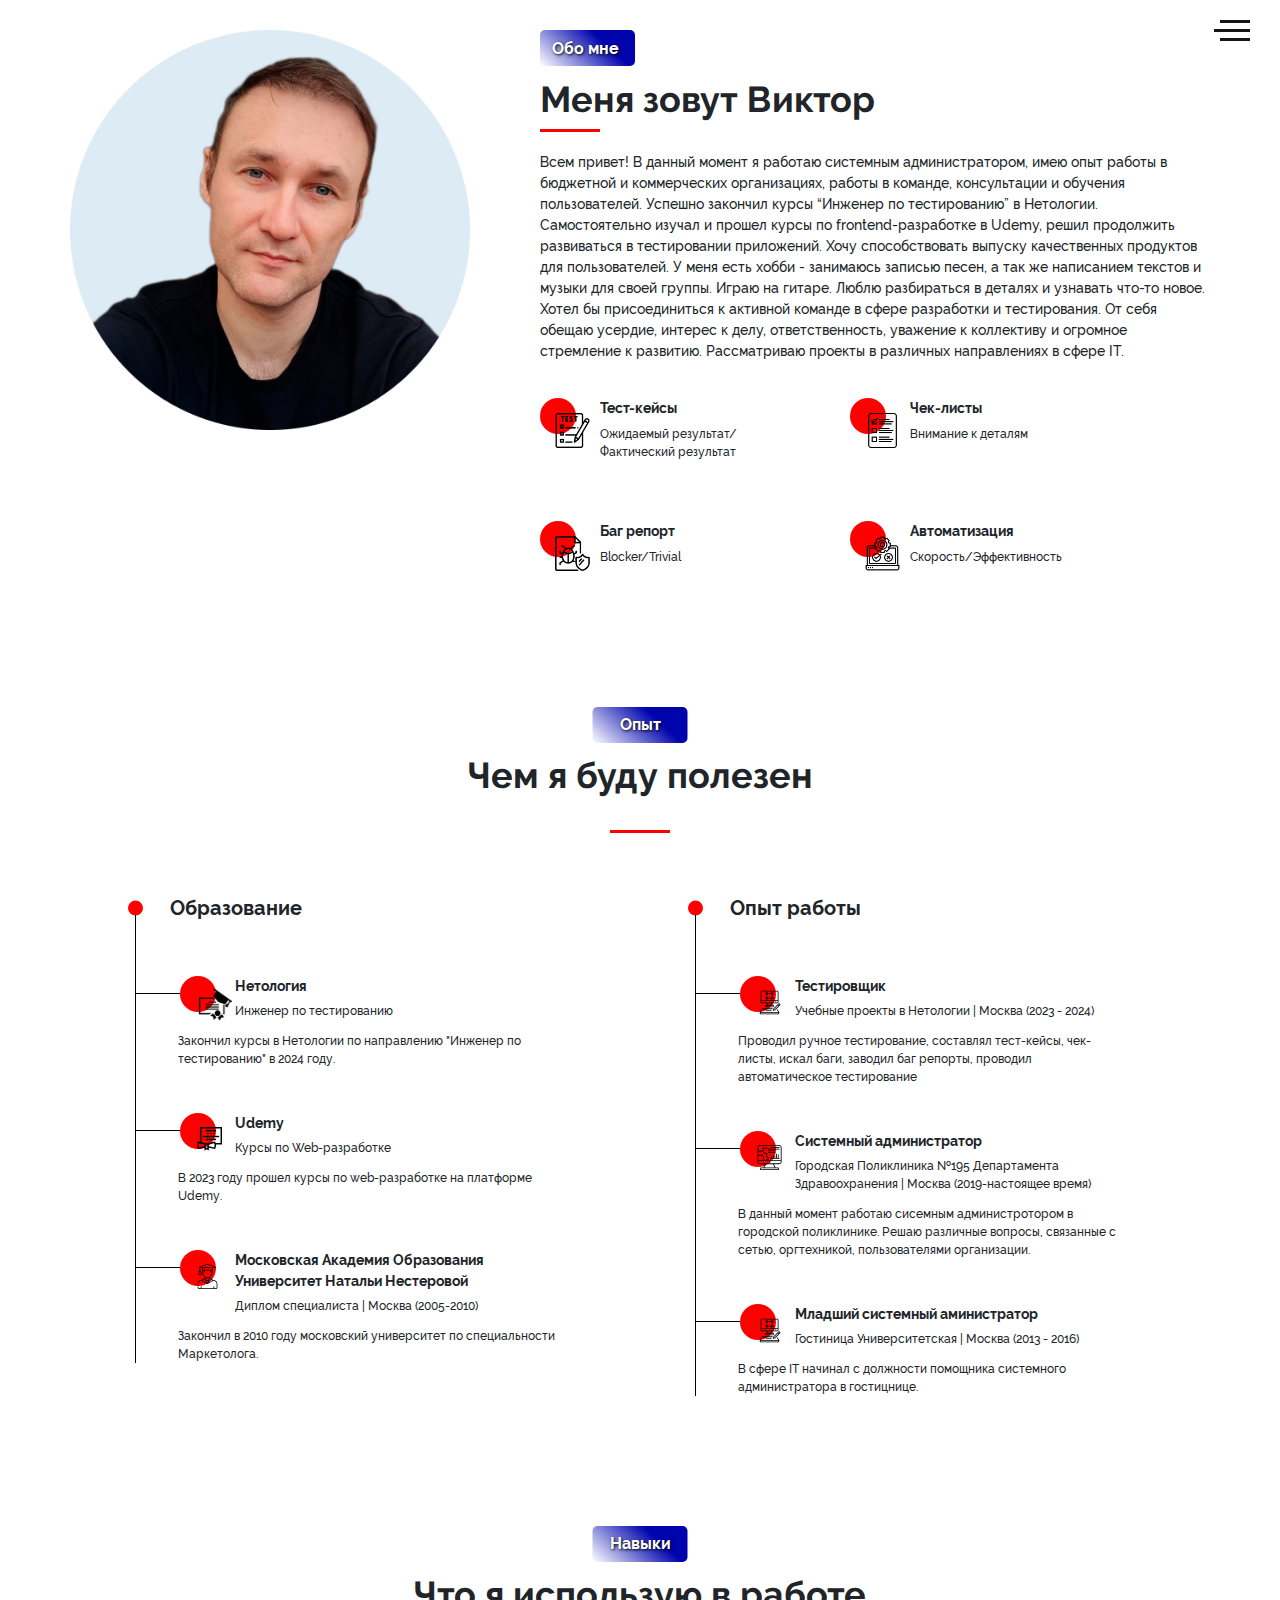
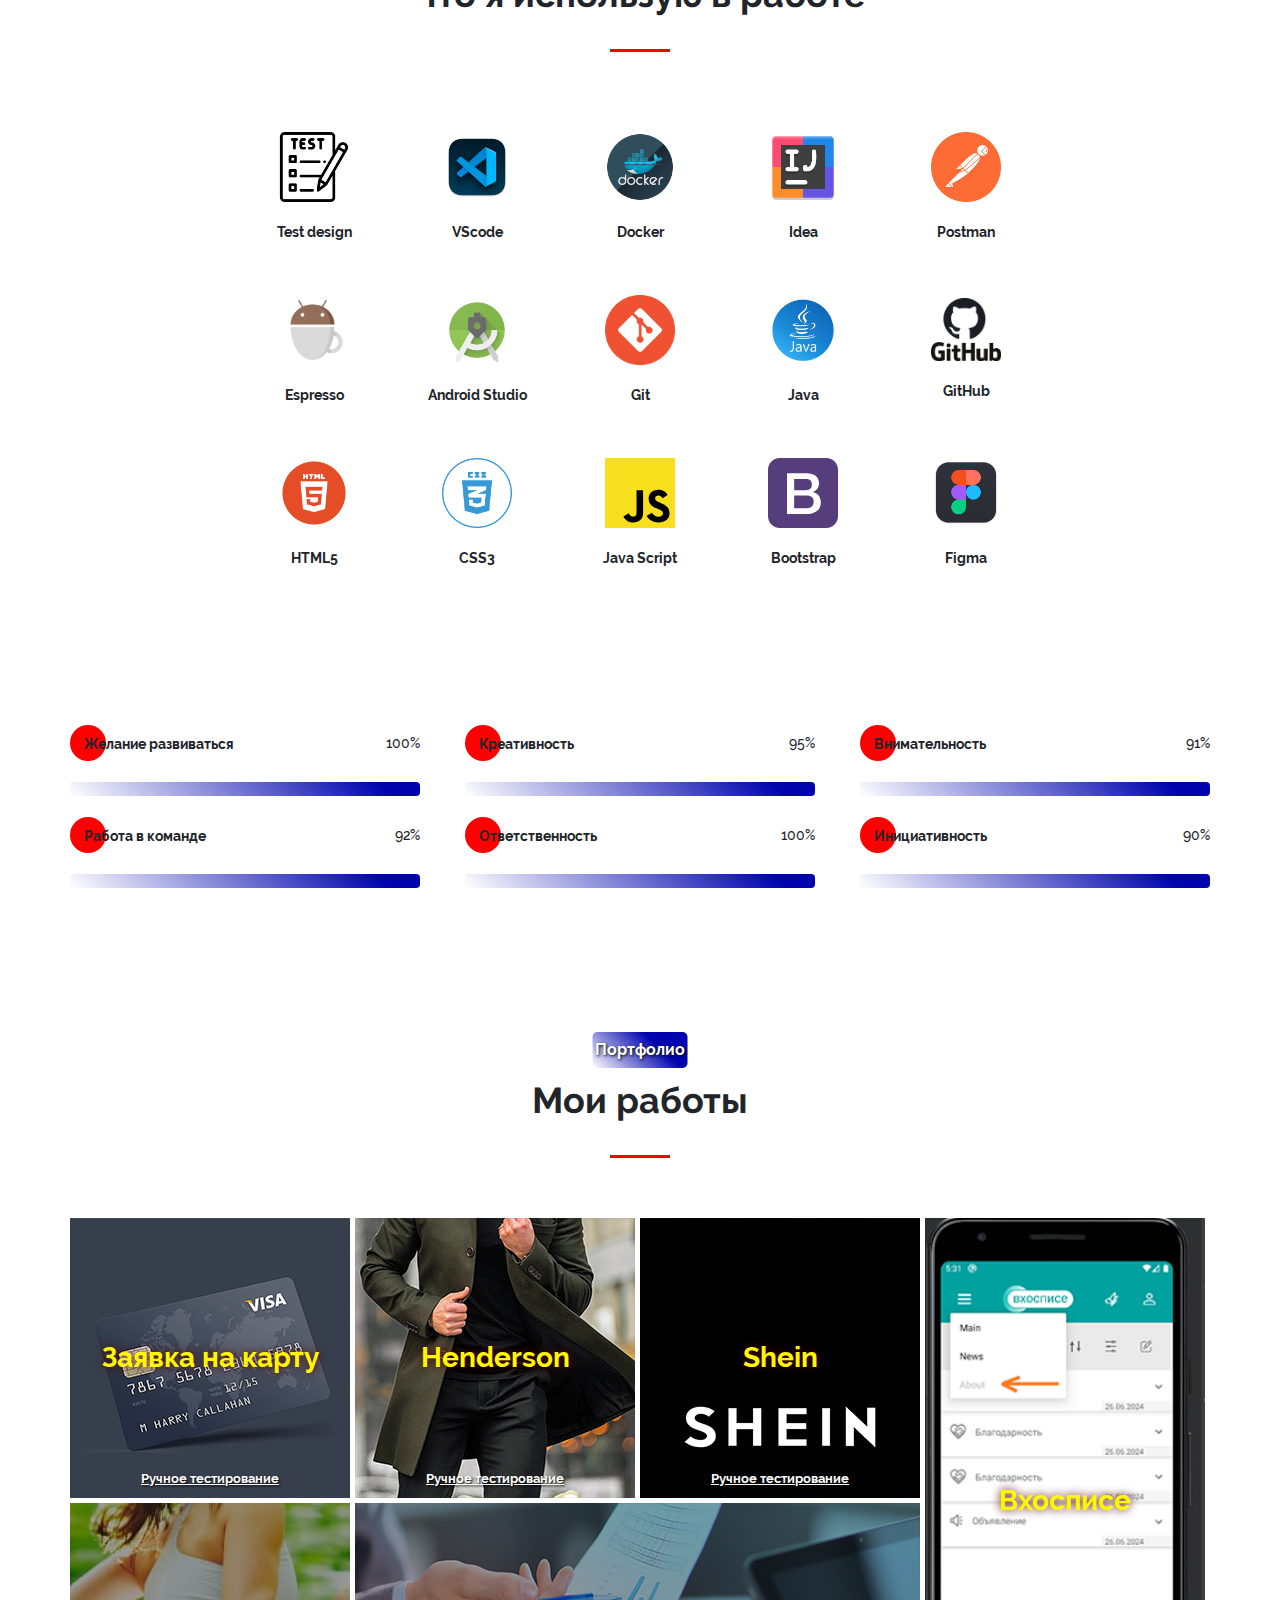
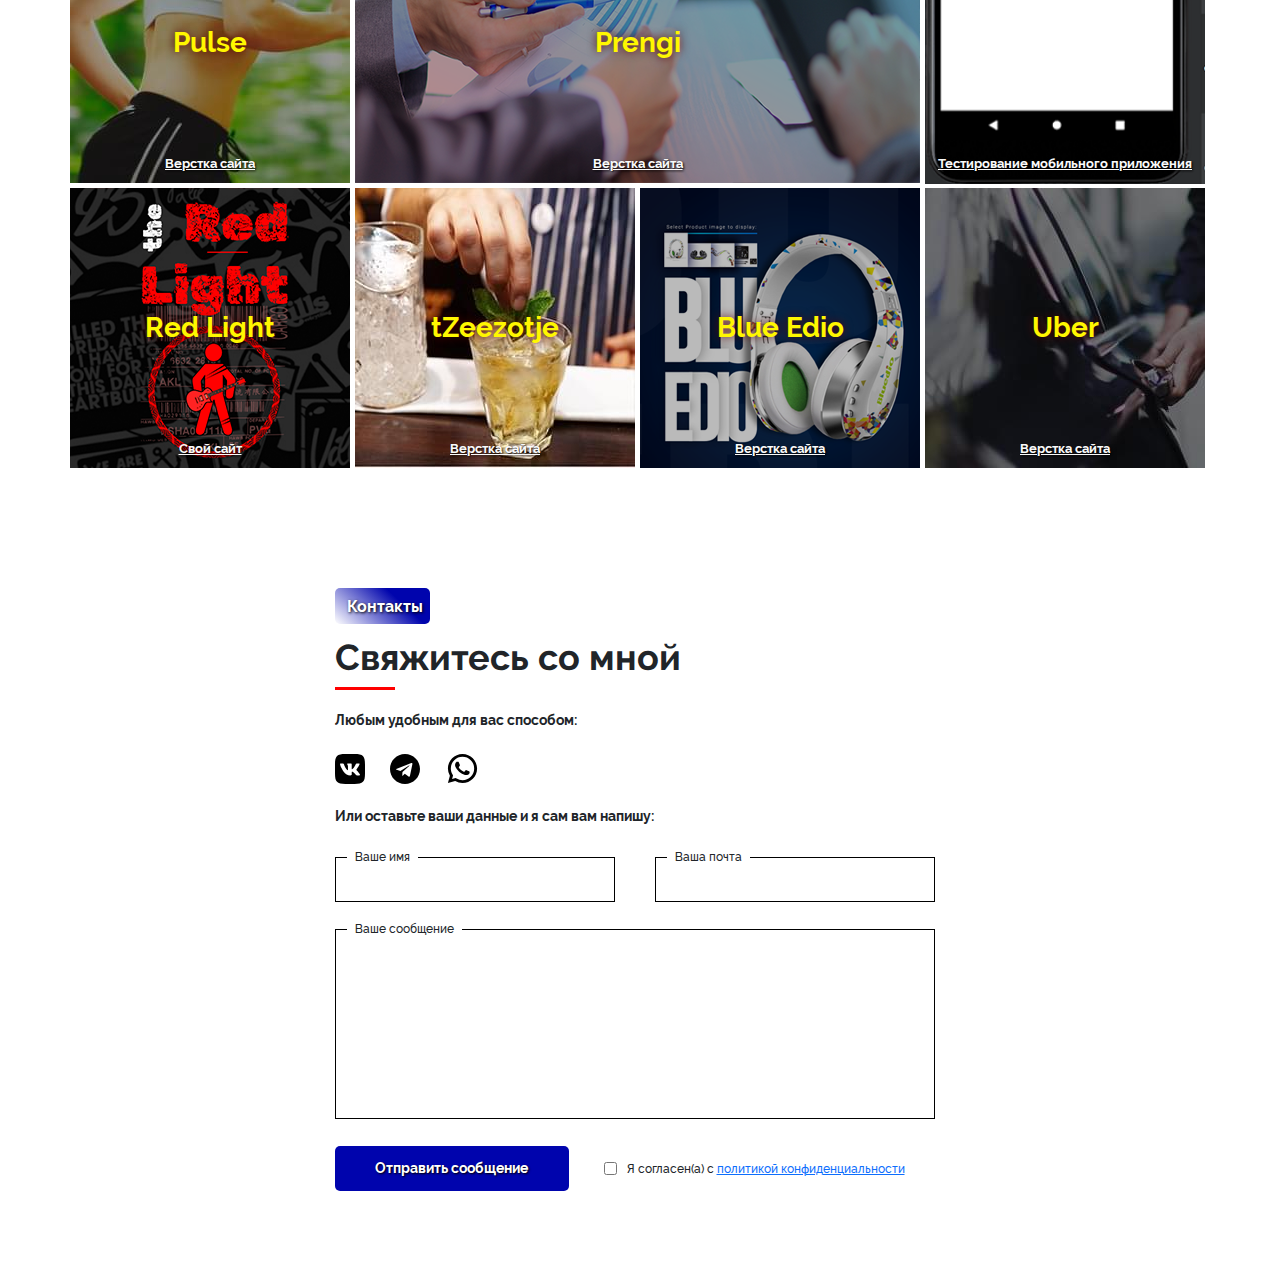
<file: index.html>
<!DOCTYPE html><html lang="ru"><head><meta charset="UTF-8"><meta http-equiv="X-UA-Compatible" content="IE=edge"><meta name="viewport" content="width=device-width,initial-scale=1"><title>Victor Dubovitsky - QA Engeneer</title><meta name="tittle" content="Мое портфолио"><meta name="description" content="Здесь вы можете ознакомиться с моими работами и узнать обо мне"><!-- Primary Meta Tags --><!-- <title>Виктор Дубовицкий</title> --><meta name="title" content="Виктор Дубовицкий - QA Engeneer"><!-- <meta name="description" content="Здравствуйте! Рад приветствовать Вас на моем сайте портфолио."> --><!-- Open Graph / Facebook --><meta property="og:type" content="website"><meta property="og:url" content="http://rlvictor.github.io/"><meta property="og:title" content="Виктор Дубовицкий - QA Engeneer"><meta property="og:description" content="Здравствуйте! Рад приветствовать Вас на моем сайте портфолио."><meta property="og:image" content="img/BG_header.jpg"><!-- Twitter --><meta property="twitter:card" content="summary_large_image"><meta property="twitter:url" content="http://rlvictor.github.io5/"><meta property="twitter:title" content="Виктор Дубовицкий - QA Engeneer"><meta property="twitter:description" content="Здравствуйте! Рад приветствовать Вас на моем сайте портфолио."><meta property="twitter:image" content="img/BG_header.jpg"><!-- Favicon --><link rel="icon" href="favicons/apple-icon-60x60.png"><link rel="apple-touch-icon" sizes="57x57" href="favicons/apple-icon-57x57.png"><link rel="apple-touch-icon" sizes="60x60" href="favicons/apple-icon-60x60.png"><link rel="apple-touch-icon" sizes="72x72" href="favicons/apple-icon-72x72.png"><link rel="apple-touch-icon" sizes="76x76" href="favicons/apple-icon-76x76.png"><link rel="apple-touch-icon" sizes="114x114" href="favicons/apple-icon-114x114.png"><link rel="apple-touch-icon" sizes="120x120" href="favicons/apple-icon-120x120.png"><link rel="apple-touch-icon" sizes="144x144" href="favicons/apple-icon-144x144.png"><link rel="apple-touch-icon" sizes="152x152" href="favicons/apple-icon-152x152.png"><link rel="apple-touch-icon" sizes="180x180" href="favicons/apple-icon-180x180.png"><link rel="icon" type="image/png" sizes="192x192" href="favicons/android-icon-192x192.png"><link rel="icon" type="image/png" sizes="32x32" href="favicons/favicon-32x32.png"><link rel="icon" type="image/png" sizes="96x96" href="favicons/favicon-96x96.png"><link rel="icon" type="image/png" sizes="16x16" href="favicons/favicon-16x16.png"><link rel="manifest" href="favicons/manifest.json"><meta name="msapplication-TileColor" content="#ffffff"><meta name="msapplication-TileImage" content="favicons/ms-icon-144x144.png"><meta name="theme-color" content="#ffffff"><link rel="stylesheet" href="css/style.min.css"></head><body><aside class="sidepanel"><a href="https://vk.com/id507156410" title="Перейти на vk.com" class="sidepanel__link"><img src="icons/vk-svg.svg" alt="vk"></a><a href="#" class="sidepanel__link"><img src="icons/Instagram-1.svg" alt="instagram"></a><a href="https://github.com/rlvictor" title="Перейти на github.com" class="sidepanel__link"><img src="icons/Github.svg" alt="github"></a><div class="sidepanel__divider"></div><div class="sidepanel__text"><span>Социальные сети</span></div></aside><div class="menu"><div class="menu__block"><div class="menu__close"><svg width="20" height="20" viewBox="0 0 29 30" fill="rgb(0, 4, 173)" xmlns="http://www.w3.org/2000/svg"><path d="M17.1568 14.5231L28.4489 3.23075C29.1837 2.49623 29.1837 1.30861 28.4489 0.574085C27.7144 -0.160437 26.5267 -0.160437 25.7922 0.574085L14.4998 11.8665L3.20781 0.574085C2.47295 -0.160437 1.28567 -0.160437 0.551149 0.574085C-0.183716 1.30861 -0.183716 2.49623 0.551149 3.23075L11.8432 14.5231L0.551149 25.8155C-0.183716 26.55 -0.183716 27.7376 0.551149 28.4721C0.917206 28.8385 1.39852 29.0226 1.87948 29.0226C2.36045 29.0226 2.84141 28.8385 3.20781 28.4721L14.4998 17.1798L25.7922 28.4721C26.1586 28.8385 26.6396 29.0226 27.1205 29.0226C27.6015 29.0226 28.0825 28.8385 28.4489 28.4721C29.1837 27.7376 29.1837 26.55 28.4489 25.8155L17.1568 14.5231Z"/></svg></div><nav><ul class="menu__list"><li class="menu__link"><a href="#about">ОБО МНЕ</a></li><li class="menu__link"><a href="#resume">МОЙ ОПЫТ</a></li><li class="menu__link"><a href="#skills">МОИ НАВЫКИ</a></li><li class="menu__link"><a href="#portfolio">МОИ РАБОТЫ</a></li><!-- <li class="menu__link"><a href="#price">ПРАЙС-ЛИСТ</a></li> --><li class="menu__link"><a href="#contacts">КОНТАКТЫ</a></li></ul></nav><div class="menu__social"><a href="https://github.com/rlvictor"><svg width="20" height="19" viewBox="0 0 20 19" fill="black" xmlns="http://www.w3.org/2000/svg"><title>github.com</title><path d="M10 0C4.475 0 0 4.36167 0 9.74107C0 14.0457 2.865 17.6962 6.8375 18.9832C7.3375 19.0749 7.52083 18.7734 7.52083 18.5148C7.52083 18.2835 7.5125 17.6706 7.50833 16.8585C4.72667 17.4459 4.14 15.5517 4.14 15.5517C3.685 14.4274 3.0275 14.1267 3.0275 14.1267C2.12167 13.5228 3.0975 13.5352 3.0975 13.5352C4.10167 13.603 4.62917 14.5389 4.62917 14.5389C5.52083 16.0283 6.97 15.5979 7.54167 15.3493C7.63167 14.719 7.88917 14.2903 8.175 14.0466C5.95417 13.8029 3.62 12.9652 3.62 9.23304C3.62 8.16988 4.0075 7.30085 4.64917 6.61934C4.53667 6.37317 4.19917 5.3827 4.73667 4.04116C4.73667 4.04116 5.57417 3.78012 7.48667 5.03988C8.28667 4.82345 9.13667 4.71606 9.98667 4.7111C10.8367 4.71606 11.6867 4.82345 12.4867 5.03988C14.3867 3.78012 15.2242 4.04116 15.2242 4.04116C15.7617 5.3827 15.4242 6.37317 15.3242 6.61934C15.9617 7.30085 16.3492 8.16988 16.3492 9.23304C16.3492 12.9752 14.0117 13.7987 11.7867 14.0383C12.1367 14.3307 12.4617 14.928 12.4617 15.8408C12.4617 17.1444 12.4492 18.1918 12.4492 18.5082C12.4492 18.7635 12.6242 19.0683 13.1367 18.9708C17.1375 17.692 20 14.0391 20 9.74107C20 4.36167 15.5225 0 10 0Z"/></svg> </a><a href="#"><svg width="20" height="20" viewBox="0 0 20 20" fill="black" xmlns="http://www.w3.org/2000/svg"><path d="M-6.01032e-07 6.25L-2.73196e-07 13.75C-1.22337e-07 17.2012 2.79875 20 6.25 20L13.75 20C17.2013 20 20 17.2012 20 13.75L20 6.25C20 2.79875 17.2012 -7.51891e-07 13.75 -6.01032e-07L6.25 -2.73196e-07C2.79875 -1.22337e-07 -7.51891e-07 2.79875 -6.01032e-07 6.25ZM13.75 1.875C16.1625 1.875 18.125 3.8375 18.125 6.25L18.125 13.75C18.125 16.1625 16.1625 18.125 13.75 18.125L6.25 18.125C3.8375 18.125 1.875 16.1625 1.875 13.75L1.875 6.25C1.875 3.8375 3.8375 1.875 6.25 1.875L13.75 1.875Z" fill="black"/><path d="M5 10C5 12.7612 7.23875 15 10 15C12.7613 15 15 12.7612 15 10C15 7.23875 12.7612 5 10 5C7.23875 5 5 7.23875 5 10ZM13.125 10C13.125 11.7225 11.7225 13.125 10 13.125C8.27625 13.125 6.875 11.7225 6.875 10C6.875 8.2775 8.27625 6.875 10 6.875C11.7225 6.875 13.125 8.2775 13.125 10Z" fill="black"/><path d="M5.29123 4.625C5.29123 4.25704 4.99295 3.95875 4.62499 3.95875C4.25703 3.95875 3.95874 4.25704 3.95874 4.625C3.95874 4.99296 4.25703 5.29125 4.62499 5.29125C4.99295 5.29125 5.29123 4.99296 5.29123 4.625Z"/></svg> </a><a href="https://vk.com/id507156410"><svg width="24px" height="24px" fill="black" viewBox="0 0 24 24" role="img" xmlns="http://www.w3.org/2000/svg"><title>vk.com</title><path d="M15.684 0H8.316C1.592 0 0 1.592 0 8.316v7.368C0 22.408 1.592 24 8.316 24h7.368C22.408 24 24 22.408 24 15.684V8.316C24 1.592 22.391 0 15.684 0zm3.692 17.123h-1.744c-.66 0-.864-.525-2.05-1.727-1.033-1-1.49-1.135-1.744-1.135-.356 0-.458.102-.458.593v1.575c0 .424-.135.678-1.253.678-1.846 0-3.896-1.118-5.335-3.202C4.624 10.857 4.03 8.57 4.03 8.096c0-.254.102-.491.593-.491h1.744c.44 0 .61.203.78.677.863 2.49 2.303 4.675 2.896 4.675.22 0 .322-.102.322-.66V9.721c-.068-1.186-.695-1.287-.695-1.71 0-.204.17-.407.44-.407h2.744c.373 0 .508.203.508.643v3.473c0 .372.17.508.271.508.22 0 .407-.136.813-.542 1.254-1.406 2.151-3.574 2.151-3.574.119-.254.322-.491.763-.491h1.744c.525 0 .644.27.525.643-.22 1.017-2.354 4.031-2.354 4.031-.186.305-.254.44 0 .78.186.254.796.779 1.203 1.253.745.847 1.32 1.558 1.473 2.05.17.49-.085.744-.576.744z"/></svg></a></div></div><div class="menu__overlay"></div></div><section class="promo"><div class="hamburger"><span></span> <span class="long"></span> <span></span></div><!-- <div class="promo__img">
        <img src="img/BG_Main_compressed.png" alt="BG" />
      </div> --><!-- <div class="container">
        <div class="promo__greeting-wrapper">
          <div class="promo__greeting-shadow"></div>
          <div class="promo__greeting-bg"></div>
          <div class="promo__greeting">
            <script src="js/scriptGreeting.js"></script>
          </div>
        </div>
        <!-- <div class="promo__tittle promo__tittle-fz16 promo__subtittle">
          Меня зовут Дубовицкий Виктор
        </div> --><!-- <h1 class="promo__tittle promo__tittle-fz48">
          Я web - разработчик из Москвы
        </h1>
        <div class="promo__btns">
          <div class="promo__btn-left-shadow"></div>
          <div class="promo__btn-left-bg"></div>
          <a href="#portfolio" class="promo__link btn">Портфолио</a>
          <div class="promo__btn-right-shadow"></div>
          <div class="promo__btn-right-bg"></div>
          <a href="#about" class="promo__link btn">Обо мне</a>
        </div> --><!-- </div> --></section><section class="about" id="about"><div class="container"><div class="about__wrapper"><div class="about__img"><img src="img/for_resume.png" alt="myPhoto"></div><div class="about__descr"><h2 class="about__descr-tittle about__descr-circle">Обо мне</h2><div class="about__descr-subtittle">Меня зовут Виктор</div><div class="divider"></div><p class="about__descr-text">Всем привет! В данный момент я работаю системным администратором, имею опыт работы в бюджетной и коммерческих организациях, работы в команде, консультации и обучения пользователей. Успешно закончил курсы “Инженер по тестированию” в Нетологии. Самостоятельно изучал и прошел курсы по frontend-разработке в Udemy, решил продолжить развиваться в тестировании приложений. Хочу способствовать выпуску качественных продуктов для пользователей. У меня есть хобби - занимаюсь записью песен, а так же написанием текстов и музыки для своей группы. Играю на гитаре. Люблю разбираться в деталях и узнавать что-то новое. Хотел бы присоединиться к активной команде в сфере разработки и тестирования. От себя обещаю усердие, интерес к делу, ответственность, уважение к коллективу и огромное стремление к развитию. Рассматриваю проекты в различных направлениях в сфере IT.</p></div><div class="about__skills"><!-- <div class="about__skill-item">
              <div class="about__skill-icon">
                <img src="icons/webdevelopment.svg" alt="WebDevelop" />
              </div>
              <div>
                <div class="about__skill-tittle">Web-разработка</div>
                <p class="about__skill-text">
                  Примеры моих работ можно посмотреть в
                  <span class="about__skill-text-link"
                    ><a href="#portfolio">портфолио</a></span
                  >
                  ниже.
                </p>
              </div>
            </div> --><div class="about__skill-item"><div class="about__skill-icon"><img src="icons/cases.png" alt="cases"></div><div><div class="about__skill-tittle">Тест-кейсы</div><p class="about__skill-text">Ожидаемый результат/Фактический результат</p></div></div><div class="about__skill-item"><div class="about__skill-icon"><img src="icons/check.png" alt="check"></div><div><div class="about__skill-tittle">Чек-листы</div><p class="about__skill-text">Внимание к деталям</p></div></div><div class="about__skill-item"><div class="about__skill-icon"><img src="icons/bug1.webp" alt="bug"></div><div><div class="about__skill-tittle">Баг репорт</div><p class="about__skill-text">Blocker/Trivial</p></div></div><div class="about__skill-item"><div class="about__skill-icon"><img src="icons/autotest.webp" alt="autotest"></div><div><div class="about__skill-tittle">Автоматизация</div><p class="about__skill-text">Скорость/Эффективность</p></div></div></div></div></div></section><section class="resume" id="resume"><div class="container"><h2 class="resume__tittle resume__tittle-fz16">Опыт</h2><div class="resume__subtittle">Чем я буду полезен</div><div class="divider"></div><div class="resume__wrapper"><div class="resume__column"><h3 class="resume__column-tittle">Образование</h3><ul><li><div class="resume__item"><div class="resume__item-head"><div class="resume__item-icon" id="netology"><img src="icons/courses2.png" alt="courses_netology"></div><h4 class="resume__item-tittle">Нетология</h4><div class="resume__item-subtittle">Инженер по тестированию</div></div><div class="resume__item-body">Закончил курсы в Нетологии по направлению "Инженер по тестированию" в 2024 году.</div></div><div class="resume__item"><div class="resume__item-head"><div class="resume__item-icon"><img src="icons/Courses.svg" alt="courses"></div><h4 class="resume__item-tittle">Udemy</h4><div class="resume__item-subtittle">Курсы по Web-разработке</div></div><div class="resume__item-body">В 2023 году прошел курсы по web-разработке на платформе Udemy.</div></div><div class="resume__item"><div class="resume__item-head"><div class="resume__item-icon"><img src="icons/University.svg" alt="university"></div><h4 class="resume__item-tittle">Московская Академия Образования Университет Натальи Нестеровой</h4><div class="resume__item-subtittle">Диплом специалиста | Москва (2005-2010)</div></div><div class="resume__item-body">Закончил в 2010 году московский университет по специальности Маркетолога.</div></div></li><li></li></ul></div><div class="resume__column"><h3 class="resume__column-tittle">Опыт работы</h3><ul><li><div class="resume__item"><div class="resume__item-head"><div class="resume__item-icon"><img src="icons/designer.svg" alt="designer"></div><h4 class="resume__item-tittle">Тестировщик</h4><div class="resume__item-subtittle">Учебные проекты в Нетологии | Москва (2023 - 2024)</div></div><div class="resume__item-body">Проводил ручное тестирование, составлял тест-кейсы, чек-листы, искал баги, заводил баг репорты, проводил автоматическое тестирование</div></div><div class="resume__item"><div class="resume__item-head"><div class="resume__item-icon"><img src="icons/Developer.svg" alt="Developer"></div><h4 class="resume__item-tittle">Системный администратор</h4><div class="resume__item-subtittle">Городская Поликлиника №195 Департамента Здравоохранения | Москва (2019-настоящее время)</div></div><div class="resume__item-body">В данный момент работаю сисемным администротором в городской поликлинике. Решаю различные вопросы, связанные с сетью, оргтехникой, пользователями организации.</div></div></li><li><div class="resume__item"><div class="resume__item-head"><div class="resume__item-icon"><img src="icons/designer.svg" alt="designer"></div><h4 class="resume__item-tittle">Младший системный аминистратор</h4><div class="resume__item-subtittle">Гостиница Университетская | Москва (2013 - 2016)</div></div><div class="resume__item-body">В сфере IT начинал с должности помощника системного администратора в гостицнице.</div></div></li></ul></div><div class="resume__column"></div></div></div></section><section class="skills" id="skills"><div class="container"><h2 class="skills__tittle">Навыки</h2><div class="skills__subtittle">Что я использую в работе</div><div class="divider"></div><div class="skills__item-wrapper"><div class="skills__item"><div class="skills__item-icon"><img src="icons/testdes.png" alt="test"></div><div class="skills__item-tittle">Test design</div></div><div class="skills__item"><div class="skills__item-icon"><img src="icons/vscode.png" alt="vscode"></div><div class="skills__item-tittle">VScode</div></div><div class="skills__item"><div class="skills__item-icon"><img src="icons/docker.png" alt="docker"></div><div class="skills__item-tittle">Docker</div></div><div class="skills__item"><div class="skills__item-icon"><img src="icons/idea.png" alt="idea"></div><div class="skills__item-tittle">Idea</div></div><div class="skills__item"><div class="skills__item-icon"><img src="icons/post.png" alt="post"></div><div class="skills__item-tittle">Postman</div></div><div class="skills__item"><div class="skills__item-icon"><img src="icons/espresso2.png" alt="espresso"></div><div class="skills__item-tittle">Espresso</div></div><div class="skills__item"><div class="skills__item-icon"><img src="icons/androidstudio.webp" alt="android"></div><div class="skills__item-tittle">Android Studio</div></div><div class="skills__item"><div class="skills__item-icon"><img src="icons/git2.png" alt="git"></div><div class="skills__item-tittle">Git</div></div><div class="skills__item"><div class="skills__item-icon"><img src="icons/java2.png" alt="java"></div><div class="skills__item-tittle">Java</div></div><div class="skills__item"><div class="skills__item-icon"><img src="icons/github.png" alt="github"></div><div class="skills__item-tittle">GitHub</div></div><div class="skills__item"><div class="skills__item-icon"><img src="icons/html.png" alt="html5"></div><div class="skills__item-tittle">HTML5</div><!-- <div class="skills__item-descr">
              Именно он создает каркас вашего сайта или приложения, а пятая
              версия позволит мне создавать более SEO-оптимизированную структуру
              вашего продукта
            </div> --></div><div class="skills__item"><div class="skills__item-icon"><img src="icons/css.webp" alt="css3"></div><div class="skills__item-tittle">CSS3</div><!-- <div class="skills__item-descr">
              Этот язык стилей позволяет мне создавать абсолютно любой внешний
              вид вашего сайта или приложения. Все ограничивается только вашей
              фантазией!
            </div> --></div><div class="skills__item"><div class="skills__item-icon"><img src="icons/JS.svg" alt="js"></div><div class="skills__item-tittle">Java Script</div><!-- <div class="skills__item-descr">
              Этот язык программирования позволяет оживить все что угодно:
              слайдеры, окна, подсказки, вкладки, получение данных от сервера и
              многое другое
            </div> --></div><!-- <div class="skills__item">
            <div class="skills__item-icon">
              <img src="icons/Jquery.svg" alt="jquery" />
            </div>
            <div class="skills__item-tittle">Jquery</div>
            <div class="skills__item-descr">
              Библиотека Jquery позволит ускорить разработку. Без необходимости
              интегрировать в проект мы её не будем, но навык работы с ней
              присутствует
            </div>
          </div> --><!-- <div class="skills__item">
            <div class="skills__item-cover">
              <img src="icons/worked-min.png" alt="worked" />
            </div>
            <div class="skills__item-icon">
              <img src="icons/React.svg" alt="react" />
            </div>
            <div class="skills__item-tittle">React</div>
            <div class="skills__item-descr">
              Эта библиотека позволяет создавать web-приложения. Мы можем
              создать максимально интерактивный продукт именно под ваши цели
            </div>
          </div> --><div class="skills__item"><div class="skills__item-icon"><img src="icons/bootstrap-solid.svg" alt="bootstrap"></div><div class="skills__item-tittle">Bootstrap</div><!-- <div class="skills__item-descr">
              Это HTML, CSS и JS фреймворк, который используется для быстрой
              вёрстки адаптивных дизайнов сайтов и веб-приложений.
            </div> --></div><div class="skills__item"><div class="skills__item-icon"><img src="icons/figma.png" alt="figma"></div><div class="skills__item-tittle">Figma</div><!-- <div class="skills__item-descr">
              Это графический онлайн-редактор для совместной работы. Позволяет
              создавать презентации, наблюдать рабочий процесс в онлайн-режиме,
              а так же оставлять комментарии и обсуждать макет.
            </div> --></div></div><div class="skills__ranges-wrapper"><div class="skills__range"><div class="skills__range-tittle">Желание развиваться</div><div class="skills__range-counter">100%</div><div class="skills__range-band"><span></span></div></div><div class="skills__range"><div class="skills__range-tittle">Креативность</div><div class="skills__range-counter">95%</div><div class="skills__range-band"><span></span></div></div><div class="skills__range"><div class="skills__range-tittle">Внимательность</div><div class="skills__range-counter">91%</div><div class="skills__range-band"><span></span></div></div><div class="skills__range"><div class="skills__range-tittle">Работа в команде</div><div class="skills__range-counter">92%</div><div class="skills__range-band"><span></span></div></div><div class="skills__range"><div class="skills__range-tittle">Ответственность</div><div class="skills__range-counter">100%</div><div class="skills__range-band"><span></span></div></div><div class="skills__range"><div class="skills__range-tittle">Инициативность</div><div class="skills__range-counter">90%</div><div class="skills__range-band"><span></span></div></div></div></div></section><section class="portfolio" id="portfolio"><div class="container"><h2 class="portfolio__tittle tittle-fz16">Портфолио</h2><div class="portfolio__subtittle">Мои работы</div><div class="divider"></div><div class="portfolio__wrapper"><a href="https://github.com/rlvictor/BankCard" class="portfolio__item"><div class="portfolio__item-span">Ручное тестирование</div><div class="portfolio__item-descr">Заявка на карту</div><img src="img/bankcard.png" alt="bankcard"> </a><a href="https://github.com/rlvictor/testingHenderson" class="portfolio__item"><div class="portfolio__item-span">Ручное тестирование</div><div class="portfolio__item-descr">Henderson</div><img src="img/henderson.png" alt="uber"> </a><a href="https://github.com/rlvictor/SheinTesting" class="portfolio__item"><div class="portfolio__item-span">Ручное тестирование</div><div class="portfolio__item-descr">Shein</div><img src="img/Shein.png" alt="shein"> </a><a href="pulse/" class="portfolio__item"><div class="portfolio__item-span">Верстка сайта</div><div class="portfolio__item-descr">Pulse</div><img src="img/pulse.jpg" alt="pulse"> </a><a href="https://github.com/rlvictor/QA_Diplom" class="portfolio__item vertical"><div class="portfolio__item-span">Тестирование мобильного приложения</div><div class="portfolio__item-descr">Вхосписе</div><img src="img/aboutError.png" alt="app"> </a><a href="RedLight/" class="portfolio__item"><div class="portfolio__item-span">Свой сайт</div><div class="portfolio__item-descr">Red Light</div><img src="img/red_light_portfolio.png" alt="Red_Light"> </a><a href="tZeezotje/" class="portfolio__item"><div class="portfolio__item-span">Верстка сайта</div><div class="portfolio__item-descr">tZeezotje</div><img src="img/tz.jpg" alt="tZeezotje"> </a><a href="sound_store/" class="portfolio__item"><div class="portfolio__item-span">Верстка сайта</div><div class="portfolio__item-descr">Blue Edio</div><img src="img/BlueEdio.png" alt="blue_edio"> </a><a href="uber/" class="portfolio__item"><div class="portfolio__item-span">Верстка сайта</div><div class="portfolio__item-descr">Uber</div><img src="img/uber.jpg" alt="uber"> </a><a href="prengi/" class="portfolio__item horizontal"><div class="portfolio__item-span">Верстка сайта</div><div class="portfolio__item-descr">Prengi</div><img src="img/Prengi_for_cite.png" alt="mac"></a></div></div></section><!-- <section class="price" id="price">
      <div class="container">
        <div class="price__tittle">Прайс-лист</div>
        <div class="divider"></div>
        <div class="price__wrapper">
          <div class="price__wrapper-block1">
            <div class="price__item">
              <div class="price__item-tittle">Landing-page</div>
              <div class="price__item-int">по договоренности</div>
              <div class="price__item-descr">
                Одностраничный сайт для презентации услуг/товаров/...
              </div>
            </div>
            <div class="price__item">
              <div class="price__item-tittle">Корпоративный сайт</div>
              <div class="price__item-int">по договоренности</div>
              <div class="price__item-descr">
                Сайт для вашего бизнеса или компании
              </div>
            </div>
            <div class="price__item">
              <div class="price__item-tittle">Интернет-магазин</div>
              <div class="price__item-int">по договоренности</div>
              <div class="price__item-descr">
                Инструмент для ваших продаж в сети
              </div>
            </div>
          </div>
          <div class="price__wrapper-block2">
            <div class="price__item">
              <div class="price__item-tittle">Web-приложение</div>
              <div class="price__item-int">по договоренности</div>
              <div class="price__item-descr">
                Приложение внутри браузера для лучшего комфорта
              </div>
            </div>
            <div class="price__item">
              <div class="price__item-tittle">Android/IOS Приложение</div>
              <div class="price__item-int">по договоренности</div>
              <div class="price__item-descr">
                Приложение для смартфона любой ОС
              </div>
            </div>
            <div class="price__item">
              <div class="price__item-tittle">Дизайн</div>
              <div class="price__item-int">Индивидуально</div>
              <div class="price__item-descr">
                Создам дизайн для вашего сайта/приложения...
              </div>
            </div>
          </div>
        </div>
      </div>
    </section> --><section class="contacts" id="contacts"><div class="container"><div class="contacts__wrapper"><!-- <div class="contacts__photo">
            <img src="img/My_photo.jpg" alt="myPhoto" />
          </div> --><div class="contacts__descr"><h2 class="contacts__descr-tittle contacts__descr-circle">Контакты</h2><div class="contacts__descr-subtittle">Свяжитесь со мной</div><div class="divider"></div><div class="contacts__text">Любым удобным для вас способом:</div><div class="contacts__social"><a href="https://vk.com/id507156410" class="contacts__link"><img src="icons/vk-svg_contacts.svg" alt="vk"></a><a href="https://t.me/rlvictor" class="contacts__link"><img src="icons/Telegram.svg" alt="telegram"></a><a href="whatsapp://send?phone=79295432897&text=Здравствуйте,Виктор!" class="contacts__link"><img src="icons/whatsapp_contacts.svg" alt="instagram"></a></div><div class="contacts__text">Или оставьте ваши данные и я сам вам напишу:</div><form action="#" class="contacts__form"><div class="contacts__input"><input name="name" type="text" id="name"> <label for="name">Ваше имя</label></div><div class="contacts__input"><input name="email" type="email" id="email"> <label for="email">Ваша почта</label></div><div class="contacts__textarea"><textarea name="text" id="text"></textarea> <label for="text">Ваше сообщение</label></div><div class="contacts__triggers"><button class="contacts__btn btn">Отправить сообщение</button><div class="contacts__policy"><input type="checkbox" id="agree" name="checkbox"><!-- <label for="checkbox"></label> --> <span>Я согласен(а) с <a href="/policy.html">политикой конфиденциальности</a></span></div></div></form></div></div></div></section><div class="modal__overlay"><div class="modal"><div class="modal__close">&times;</div><div class="modal__tittle">Спасибо!</div><div class="modal__descr">Я получил Ваше сообщение и отвечу вам в самое ближайшее время!</div></div></div><script src="js/jquery.min.js"></script><script src="https://hammerjs.github.io/dist/hammer.js"></script><script src="js/jquery.hammer.js"></script><script src="js/jquery.validate.min.js"></script><script src="js/script.js"></script></body></html>
</file>
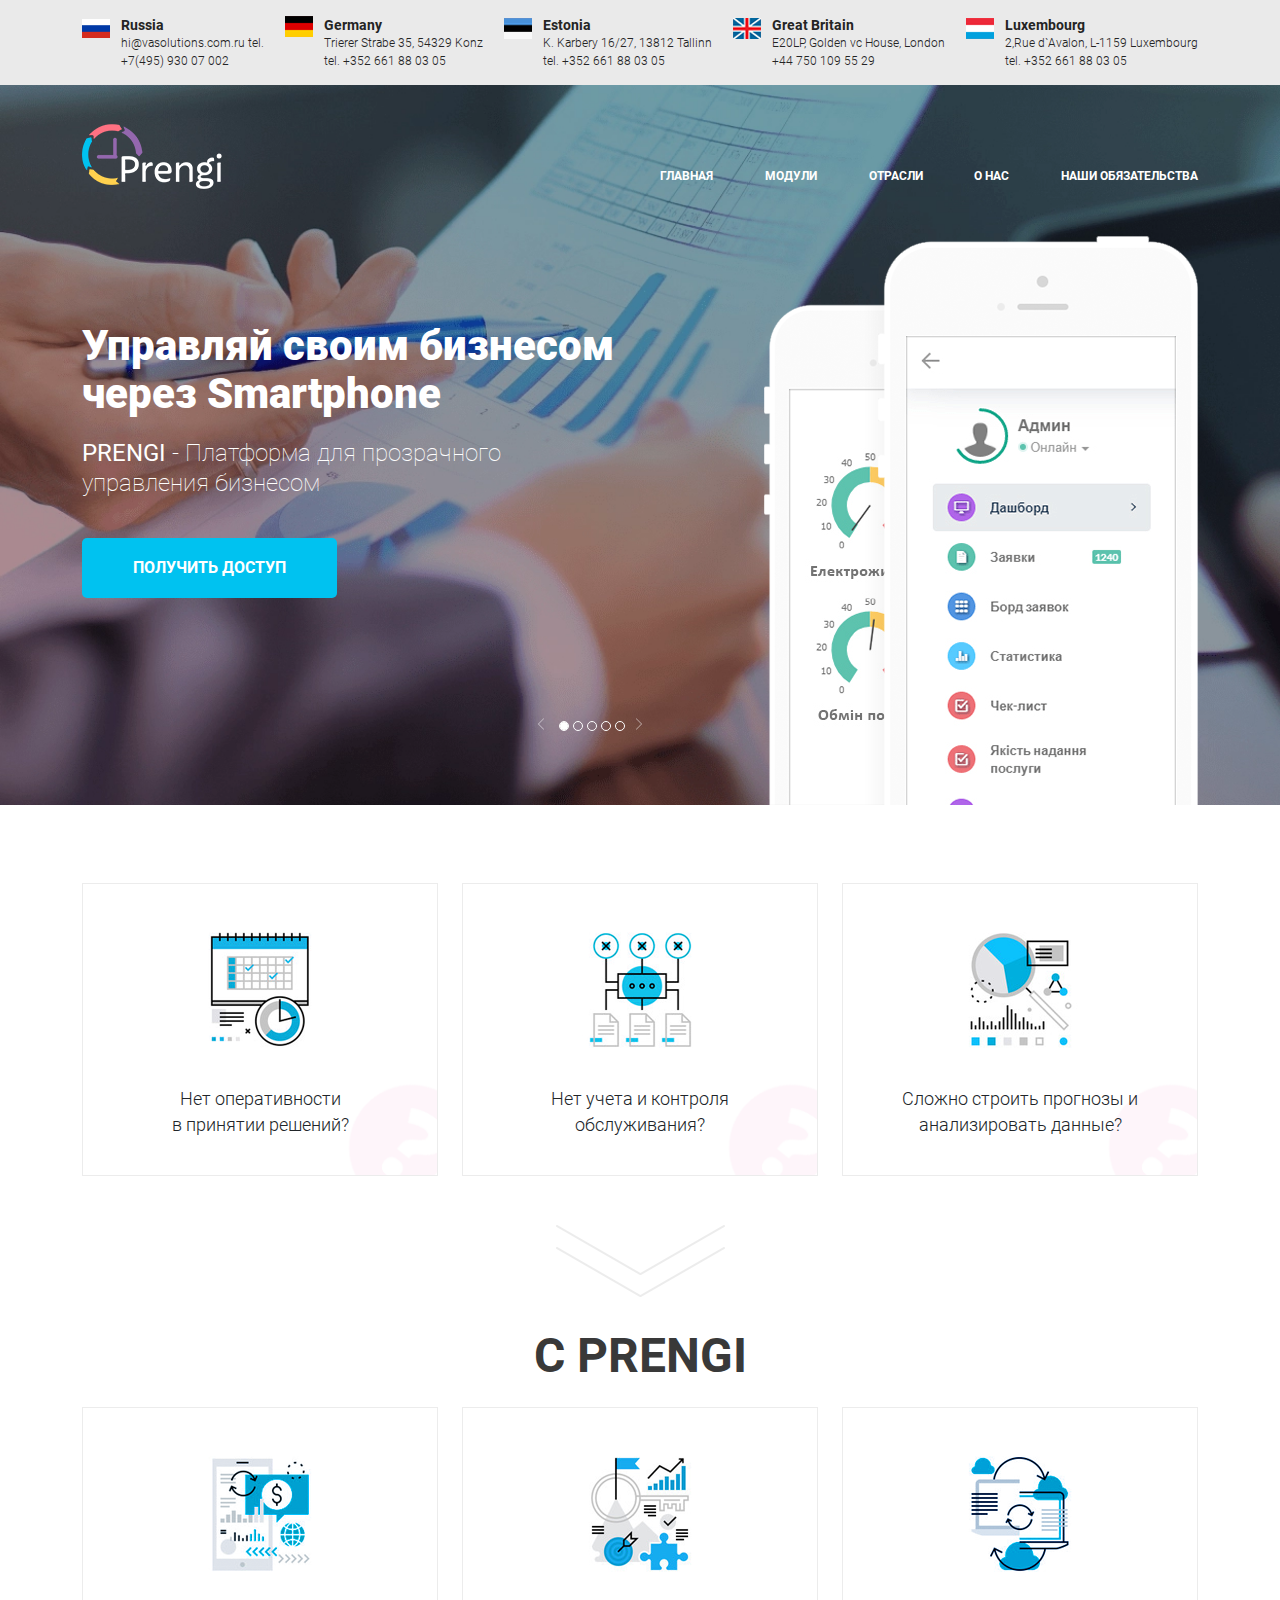
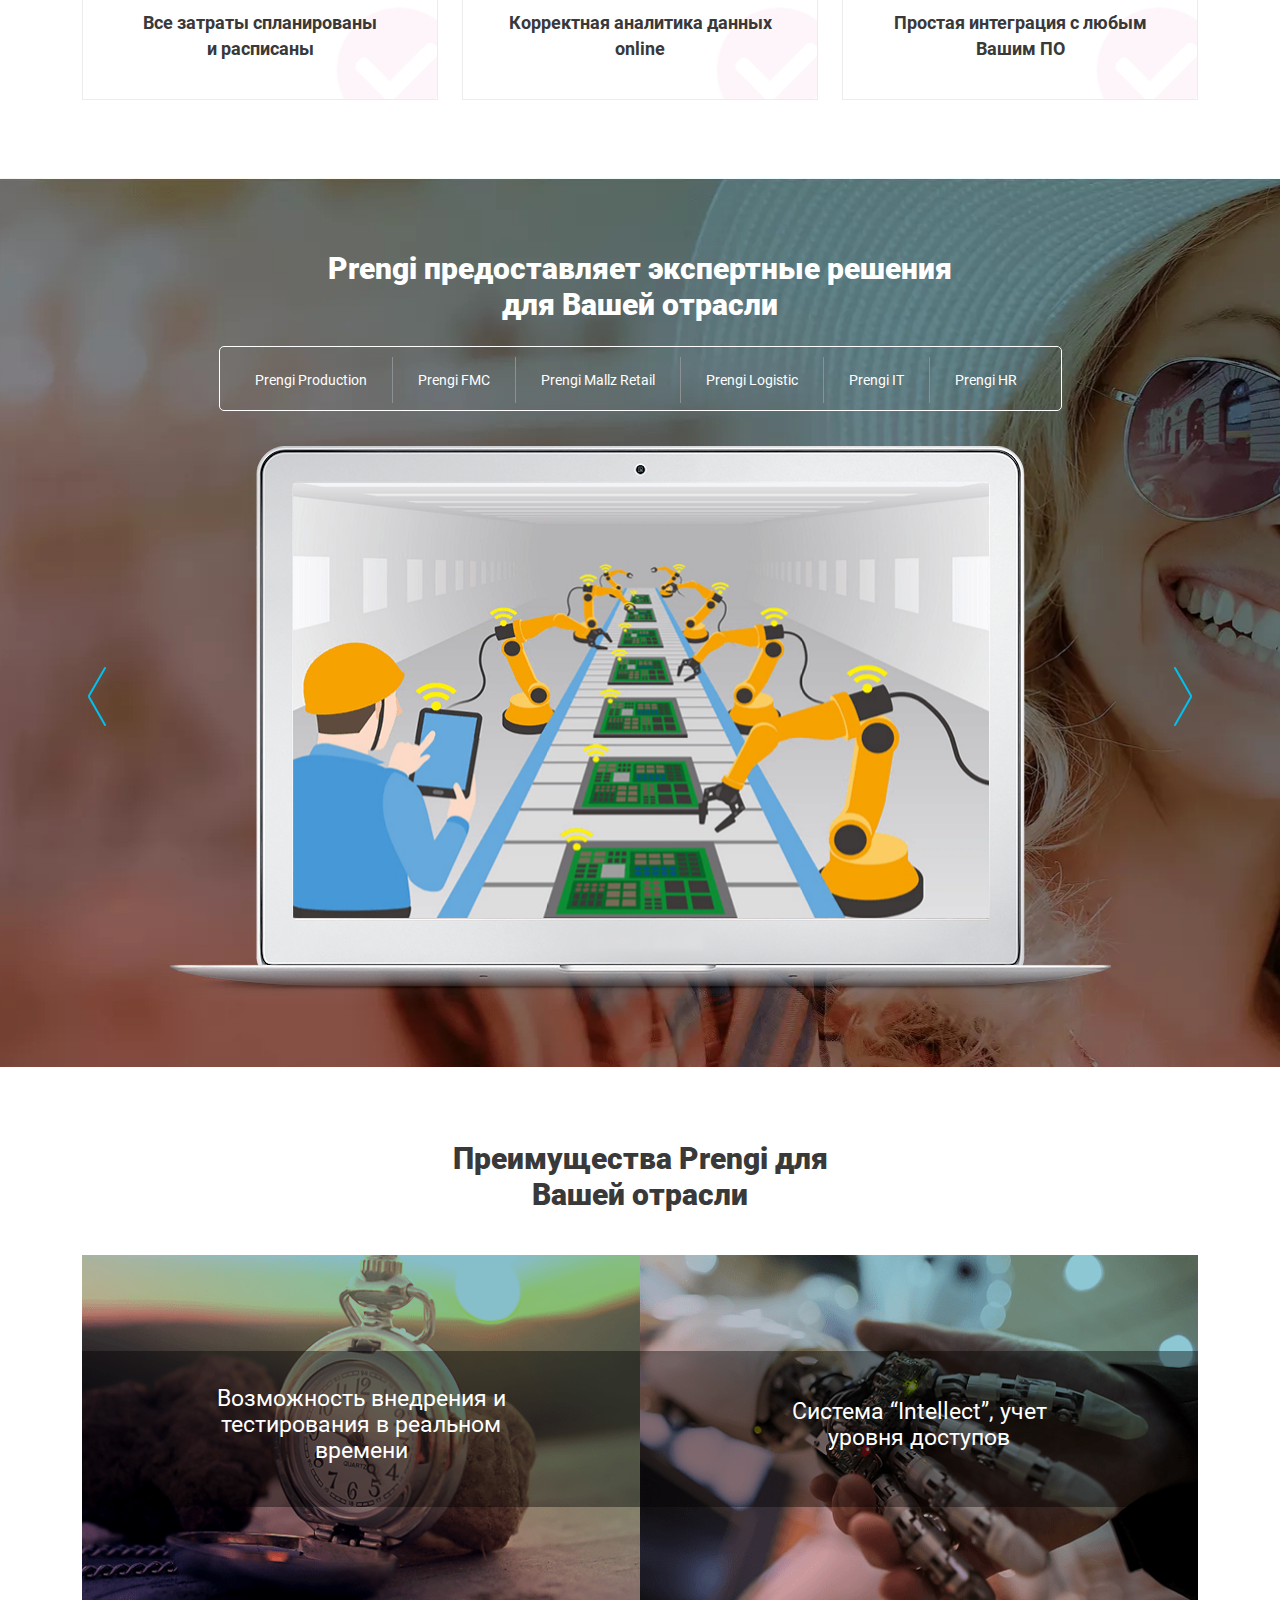
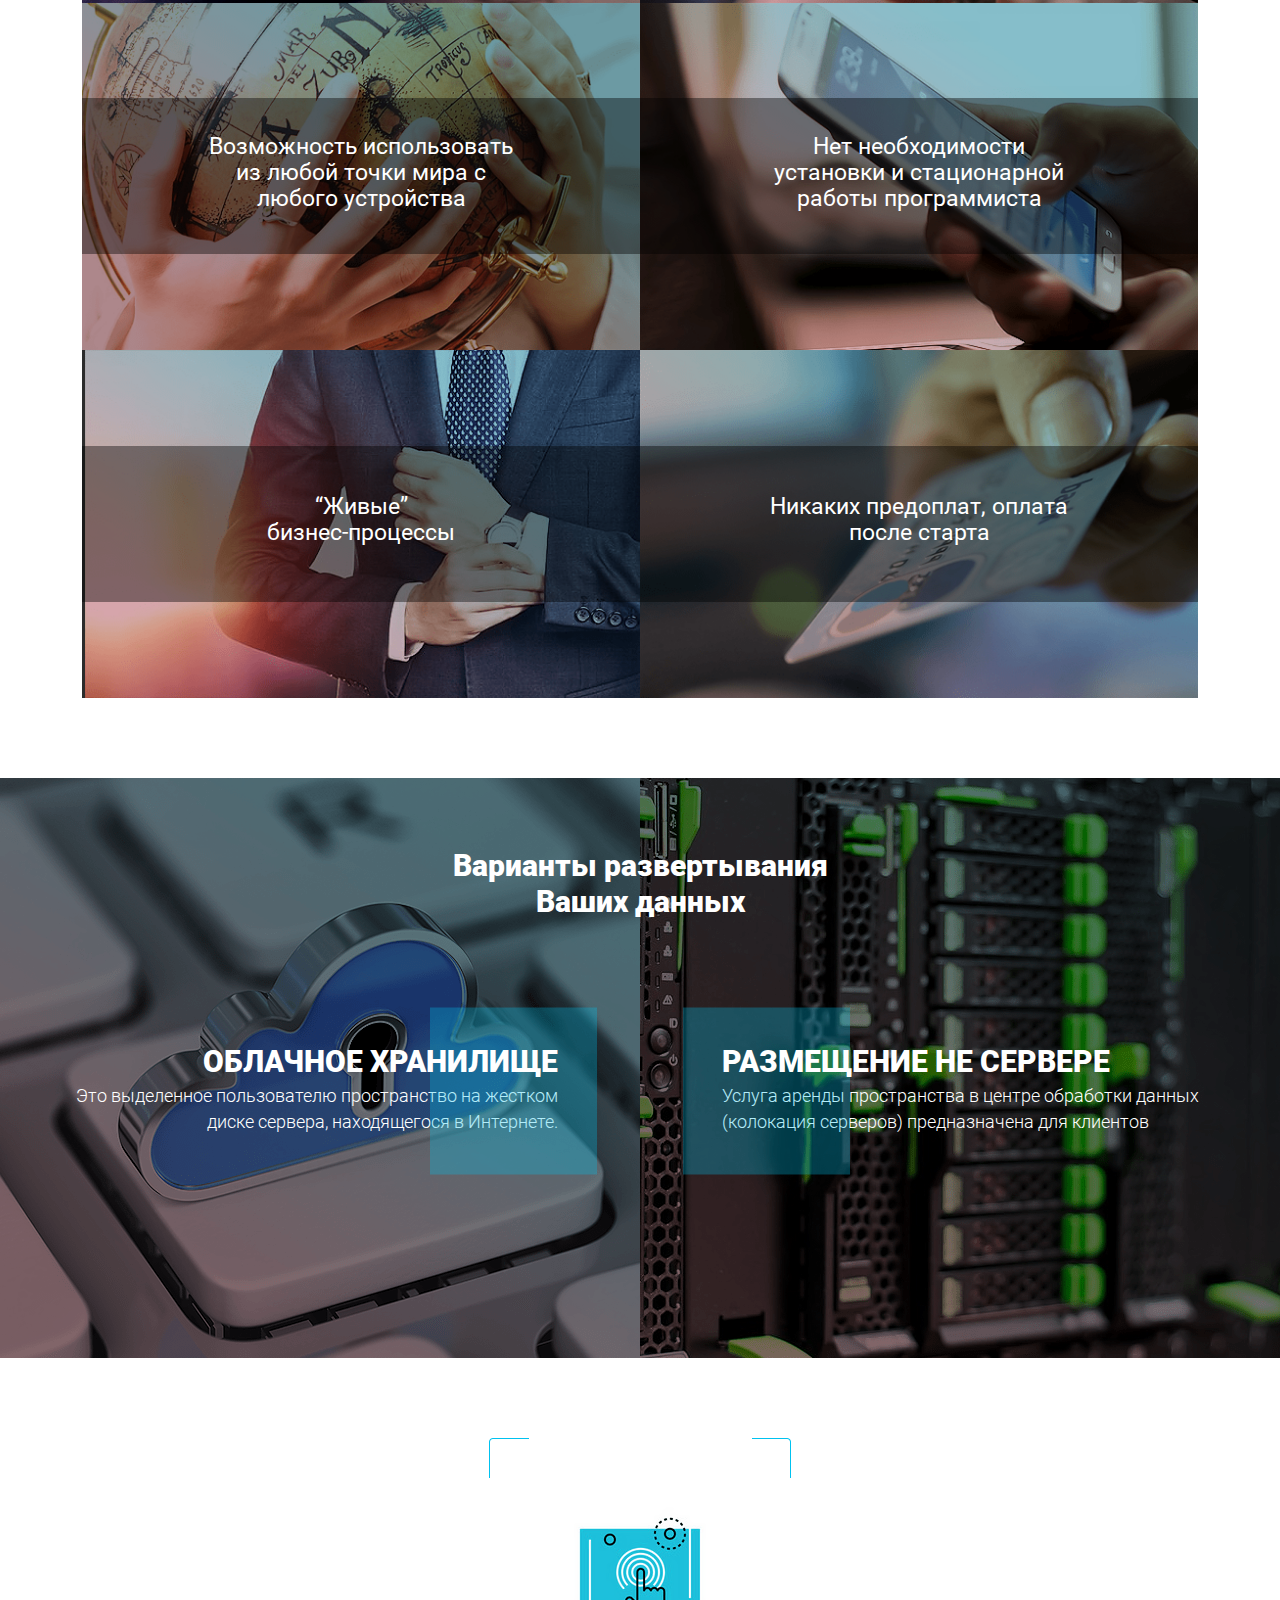
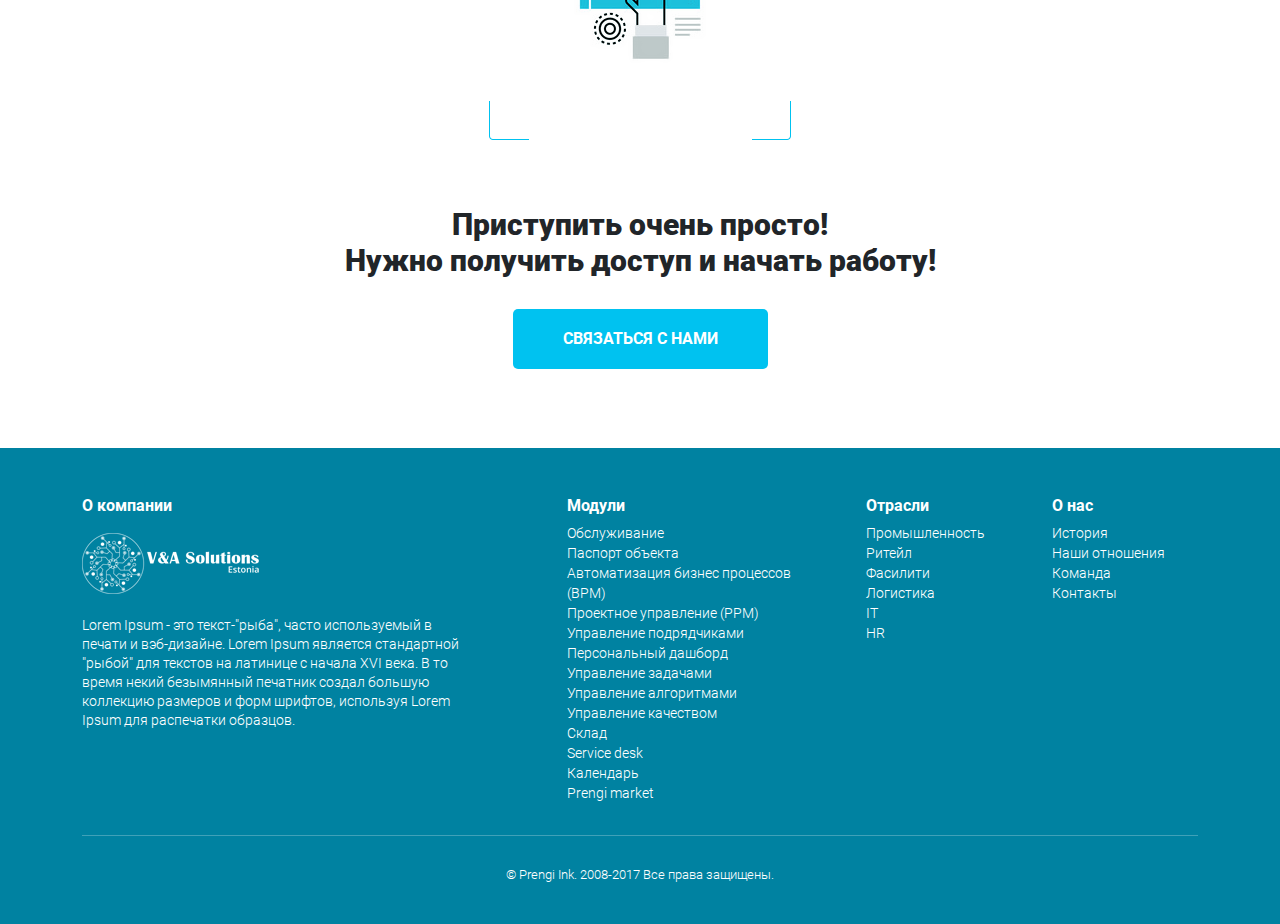
<file: prengi/index.html>
<!DOCTYPE html><html lang="ru"><head><meta charset="UTF-8"><meta http-equiv="X-UA-Compatible" content="IE=edge"><meta name="viewport" content="width=device-width,initial-scale=1"><title>Prengi</title><link rel="stylesheet" href="css/style.min.css"></head><body><section class="contacts"><div class="container"><div class="contacts__wrapper"><div class="contacts__item"><div class="contacts__icon"><img src="img/russia_flag.png" alt="Russia"></div><div class="contacts__item-descr"><div class="contacts__item-tittle">Russia</div><div class="contacts__item-addr">hi@vasolutions.com.ru tel.</div><div class="contacts__item-tel">+7(495) 930 07 002</div></div></div><div class="contacts__item"><img class="contacts__icon" src="img/germany_flag.png" alt="Germany"><div class="contacts__item-descr"><div class="contacts__item-tittle">Germany</div><div class="contacts__item-addr">Trierer Strabe 35, 54329 Konz<div class="contacts__item-tel">tel. +352 661 88 03 05</div></div></div></div><div class="contacts__item"><div class="contacts__icon"><img src="img/estonia_flag.png" alt="Estonia"></div><div class="contacts__item-descr"><div class="contacts__item-tittle">Estonia</div><div class="contacts__item-addr">K. Karbery 16/27, 13812 Tallinn<div class="contacts__item-tel">tel. +352 661 88 03 05</div></div></div></div><div class="contacts__item"><div class="contacts__icon"><img src="img/gb_flag.png" alt="Great Britain"></div><div class="contacts__item-descr"><div class="contacts__item-tittle">Great Britain</div><div class="contacts__item-addr">E20LP, Golden vc House, London<div class="contacts__item-teltel">+44 750 109 55 29</div></div></div></div><div class="contacts__item"><div class="contacts__icon"><img src="img/luxenburg_flag.png" alt="Luxembourg"></div><div class="contacts__item-descr"><div class="contacts__item-tittle">Luxembourg</div><div class="contacts__item-addr">2,Rue d`Avalon, L-1159 Luxembourg<div class="contacts__item-tel">tel. +352 661 88 03 05</div></div></div></div></div></div></section><header class="header"><div class="header__hamburger"><span></span> <span></span> <span></span></div><div class="header__popup"><div class="header__wrapper"><img src="icons/Prengi_logo.png" alt="Prengi logo"><nav class="header__popup-nav"><ul class="header__popup-menu"><li class="header__popup-list"><a href="#">главная</a></li><li class="header__popup-list"><a href="#modules">Модули</a></li><li class="header__popup-list"><a href="#industries">Отрасли</a></li><li class="header__popup-list"><a href="#about">О нас</a></li><li class="header__popup-list"><a href="#variants">Наши обязательства</a></li></ul></nav></div></div><div class="header__mini"><nav><ul class="header__mini-menu"><li class="header__mini-list"><a href="#">главная</a></li><li class="header__mini-list"><a href="#modules">Модули</a></li><li class="header__mini-list"><a href="#industries">Отрасли</a></li><li class="header__mini-list"><a href="#about">О нас</a></li><li class="header__mini-list"><a href="#variants">Наши обязательства</a></li></ul></nav></div><div class="container"><div class="row"><div class="col-md-3 col-lg-2"><div class="header__logo"><img src="icons/Prengi_logo.png" alt="Prengi logo"></div></div><div class="col-md-7 offset-md-2 col-lg-6 offset-lg-4 align-self-end"><nav class="header__nav"><ul class="header__menu"><li class="header__list"><a href="#">главная</a></li><li class="header__list"><a href="#modules">Модули</a></li><li class="header__list"><a href="#industries">Отрасли</a></li><li class="header__list"><a href="#about">О нас</a></li><li class="header__list"><a href="#variants">Наши обязательства</a></li></ul></nav></div></div><div class="row"><div class="text-center text-sm-center col-md-12 text-md-center col-lg-6 text-lg-start"><h1 class="header__tittle">Управляй своим бизнесом через Smartphone</h1><h2 class="header__subtittle"><span>PRENGI</span> - Платформа для прозрачного<br>управления бизнесом</h2><button class="header__button button">Получить доступ</button></div><div class="col-12 offset-0 col-sm-12 offset-sm-0 col-md-12 offset-md-0 col-lg-6 offset-lg-0 col-xl-5 offset-xl-1"><div class="header__phone"><div id="carouselExampleIndicators" class="carousel slide" data-bs-ride="true"><div class="carousel-indicators"><button type="button" data-bs-target="#carouselExampleIndicators" data-bs-slide-to="0" class="active" aria-current="true" aria-label="Slide 1"></button> <button type="button" data-bs-target="#carouselExampleIndicators" data-bs-slide-to="1" aria-label="Slide 2"></button> <button type="button" data-bs-target="#carouselExampleIndicators" data-bs-slide-to="2" aria-label="Slide 3"></button> <button type="button" data-bs-target="#carouselExampleIndicators" data-bs-slide-to="3" aria-label="Slide 4"></button> <button type="button" data-bs-target="#carouselExampleIndicators" data-bs-slide-to="4" aria-label="Slide 5"></button></div><div class="carousel-inner"><div class="carousel-item active"><img src="img/first_screen.png" class="d-block w-100" alt="mainBG"></div><div class="carousel-item"><img src="img/second_screen.png" class="d-block w-100" alt="cottage"></div><div class="carousel-item"><img src="img/third_screen.png" class="d-block w-100" alt="..."></div><div class="carousel-item"><img src="img/fourth_screen.png" class="d-block w-100" alt="..."></div><div class="carousel-item"><img src="img/fifth_screen.png" class="d-block w-100" alt="..."></div></div><button class="carousel-control-prev" type="button" data-bs-target="#carouselExampleIndicators" data-bs-slide="prev"><span class="carousel-control-prev-icon" aria-hidden="true"></span> <span class="visually-hidden">Предыдущий</span></button> <button class="carousel-control-next" type="button" data-bs-target="#carouselExampleIndicators" data-bs-slide="next"><span class="carousel-control-next-icon" aria-hidden="true"></span> <span class="visually-hidden">Следующий</span></button></div><img src="icons/phone_img.png" alt="phone"></div></div></div></div></header><section id="modules" class="modules"><div class="container"><div class="row"><div class="col-md-4"><div class="modules__item modules-bg1"><div class="modules__img"><img src="icons/operativeness_img.png" alt="operativeness"></div><div class="modules__descr">Нет оперативности<br>в принятии решений?</div></div></div><div class="col-md-4"><div class="modules__item modules-bg1"><div class="modules__img"><img src="icons/control_img.png" alt="control"></div><div class="modules__descr">Нет учета и контроля обслуживания?</div></div></div><div class="col-md-4"><div class="modules__item modules-bg1"><div class="modules__img"><img src="icons/forecast_img.png" alt="control"></div><div class="modules__descr">Сложно строить прогнозы и анализировать данные?</div></div></div></div><div class="row"><div class="col-md-12"><div class="modules__arrow"><img src="icons/arrow_down.png" alt="arrow down"></div><div class="modules__arrow-descr">С PRENGI</div></div></div><div class="row"><div class="col-md-4"><div class="modules__item modules-bg2"><div class="modules__img"><img src="icons/expenses_img.png" alt="expences"></div><div class="modules__descr modules__descr_bold">Все затраты спланированы<br>и расписаны</div></div></div><div class="col-md-4"><div class="modules__item modules-bg2"><div class="modules__img"><img src="icons/analytics_img.png" alt="analytics"></div><div class="modules__descr modules__descr_bold">Корректная аналитика данных online</div></div></div><div class="col-md-4"><div class="modules__item modules-bg2"><div class="modules__img"><img src="icons/integration_img.png" alt="integration"></div><div class="modules__descr modules__descr_bold">Простая интеграция с любым Вашим ПО</div></div></div></div></div></section><section id="industries" class="industries"><div class="container"><div class="row"><div class="col-md-12 offset-md-0 col-lg-8 offset-lg-2"><div class="industries__tittle tittle">Prengi предоставляет экспертные решения для Вашей отрасли</div></div></div><div class="row"><div class="col-12"><nav class="industries__nav"><ul class="carousel__mac-indicators industries__items"><li data-bs-target="#carouselExampleIndicatorsMac" data-bs-slide-to="0" class="industries__item" aria-label="Slide 1"><a href="">Prengi Production</a></li><li data-bs-target="#carouselExampleIndicatorsMac" data-bs-slide-to="1" aria-label="Slide 2" class="industries__item active"><a href="">Prengi FMC</a></li><li data-bs-target="#carouselExampleIndicatorsMac" data-bs-slide-to="2" aria-label="Slide 3" class="industries__item"><a href="">Prengi Mallz Retail</a></li><li data-bs-target="#carouselExampleIndicatorsMac" data-bs-slide-to="3" aria-label="Slide 4" class="industries__item"><a href="">Prengi Logistic</a></li><li data-bs-target="#carouselExampleIndicatorsMac" data-bs-slide-to="4" aria-label="Slide 5" class="industries__item"><a href="">Prengi IT</a></li><li data-bs-target="#carouselExampleIndicatorsMac" data-bs-slide-to="5" aria-label="Slide 6" class="industries__item"><a href="">Prengi HR</a></li></ul></nav></div></div><div class="row"><div class="col-12"><div class="industries__buttons-wrapper"><button class="carousel__mac-control-prev" type="button" data-bs-target="#carouselExampleIndicatorsMac" data-bs-slide="prev"><span class="carousel-control-prev-icon carousel__mac-control-prev-icon" aria-hidden="true"></span> <span class="visually-hidden">Предыдущий</span></button> <button class="carousel__mac-control-next" type="button" data-bs-target="#carouselExampleIndicatorsMac" data-bs-slide="next"><span class="carousel-control-next-icon carousel__mac-control-next-icon" aria-hidden="true"></span> <span class="visually-hidden">Следующий</span></button><div class="industries__computer"><div class="industries__macbook"><img class="industries__empty" src="icons/macbook-air_empty.png" alt="macbook"><div class="industries__fill"><div id="carouselExampleIndicatorsMac" class="carousel carousel__mac slide" data-bs-ride="carousel"><div class="carousel-inner carousel__mac-inner"><div class="carousel-item active"><img src="img/prengi_production.png" class="d-block w-100" alt="Production"></div><div class="carousel-item"><img src="img/prengi_FMC.png" class="d-block w-100" alt="FMC"></div><div class="carousel-item"><img src="img/Prengi_retail.png" class="d-block w-100" alt="Retail"></div><div class="carousel-item"><img src="img/Prengi_logistic.png" class="d-block w-100" alt="Logistic"></div><div class="carousel-item"><img src="img/prengi_it.png" class="d-block w-100" alt="It"></div><div class="carousel-item"><img src="img/Prengi_hr.png" class="d-block w-100" alt="Hr"></div></div></div></div></div></div></div></div></div></div></section><section id="benefits" class="benefits"><div class="container"><div class="row"><div class="col-12"><div class="benefits__tittle tittle">Преимущества Prengi для Вашей отрасли</div></div></div><div class="row g-0"><div class="col-md-6"><div class="benefits__item"><img src="img/alarm_img.png" alt="alarm"><div class="benefits__descr">Возможность внедрения и тестирования в реальном времени</div></div><div class="benefits__item"><img src="img/globe_img.png" alt="globe"><div class="benefits__descr">Возможность использовать из любой точки мира с любого устройства</div></div><div class="benefits__item"><img src="img/man_img.png" alt="man"><div class="benefits__descr">“Живые”<br>бизнес-процессы</div></div></div><div class="col-md-6"><div class="benefits__item"><img src="img/iron_hand_img.png" alt="iron hand"><div class="benefits__descr">Система “Intellect”, учет уровня доступов</div></div><div class="benefits__item"><img src="img/smartphone_img.png" alt="smartphone"><div class="benefits__descr">Нет необходимости установки и стационарной работы программиста</div></div><div class="benefits__item"><img src="img/card_img.png" alt="credit card"><div class="benefits__descr">Никаких предоплат, оплата после старта</div></div></div></div></div></section><section id="variants" class="variants"><div class="variants__tittle tittle">Варианты развертывания Ваших данных</div><div class="variants__wrapper"><div class="variants__left"><div class="variants__block"><div class="variants__subtittle">Облачное хранилище</div><div class="variants__descr">Это выделенное пользователю пространство на жестком диске сервера, находящегося в Интернете.</div></div></div><div class="variants__right"><div class="variants__block variants__block_text-left"><div class="variants__subtittle">Размещение не сервере</div><div class="variants__descr">Услуга аренды пространства в центре обработки данных (колокация серверов) предназначена для клиентов</div></div></div></div></section><section id="feed" class="feed"><div class="container"><div class="row g-0 justify-content-center"><div class="feed__img"><img src="icons/contact_img.png" alt="contact"></div></div><div class="row justify-content-center"><div class="feed__tittle tittle">Приступить очень просто!<br>Нужно получить доступ и начать работу!</div></div><div class="row justify-content-center"><button class="feed__button button">связаться с нами</button></div></div></section><footer id="about" class="footer"><div class="container"><div class="row g-0"><div class="col-md-4"><div class="footer__block"><div class="footer__tittle">О компании</div><div class="footer__logo"><img src="icons/logo_mini_icon.png" alt="V&A Solutions logo"></div><div class="footer__descr">Lorem Ipsum - это текст-"рыба", часто используемый в печати и вэб-дизайне. Lorem Ipsum является стандартной "рыбой" для текстов на латинице с начала XVI века. В то время некий безымянный печатник создал большую коллекцию размеров и форм шрифтов, используя Lorem Ipsum для распечатки образцов.</div></div></div><div class="col-md-3 offset-md-0 col-lg-3 offset-lg-1"><div class="footer__modules"><div class="footer__tittle">Модули</div><ul class="footer__menu"><li class="footer__list"><a href="#">Обслуживание</a></li><li class="footer__list"><a href="#">Паспорт объекта</a></li><li class="footer__list"><a href="#">Автоматизация бизнес процессов (BPM)</a></li><li class="footer__list"><a href="#">Проектное управление (РРМ)</a></li><li class="footer__list"><a href="#">Управление подрядчиками</a></li><li class="footer__list"><a href="#">Персональный дашборд</a></li><li class="footer__list"><a href="#">Управление задачами</a></li><li class="footer__list"><a href="#">Управление алгоритмами</a></li><li class="footer__list"><a href="#">Управление качеством</a></li><li class="footer__list"><a href="#">Склад</a></li><li class="footer__list"><a href="#">Service desk</a></li><li class="footer__list"><a href="#">Календарь</a></li><li class="footer__list"><a href="#">Prengi market</a></li></ul></div></div><div class="col-md-2"><div class="footer__industries"><div class="footer__tittle">Отрасли</div><ul class="footer__menu"><li class="footer__list"><a href="#">Промышленность</a></li><li class="footer__list"><a href="#">Ритейл</a></li><li class="footer__list"><a href="#">Фасилити</a></li><li class="footer__list"><a href="#">Логистика</a></li><li class="footer__list"><a href="#">IT</a></li><li class="footer__list"><a href="#">HR</a></li></ul></div></div><div class="col-md-2"><div class="footer__about"><div class="footer__tittle">О нас</div><ul class="footer__menu"><li class="footer__list"><a href="#">История</a></li><li class="footer__list"><a href="#">Наши отношения</a></li><li class="footer__list"><a href="#">Команда</a></li><li class="footer__list"><a href="#">Контакты</a></li></ul></div></div></div><hr><div class="row justify-content-center"><div class="col-md-4"><div class="footer__rights"><a href="#">© Prengi Ink. 2008-2017 Все права защищены.</a></div></div></div></div></footer><script src="js/bootstrap.min.js"></script><script src="js/script.js"></script></body></html>
</file>
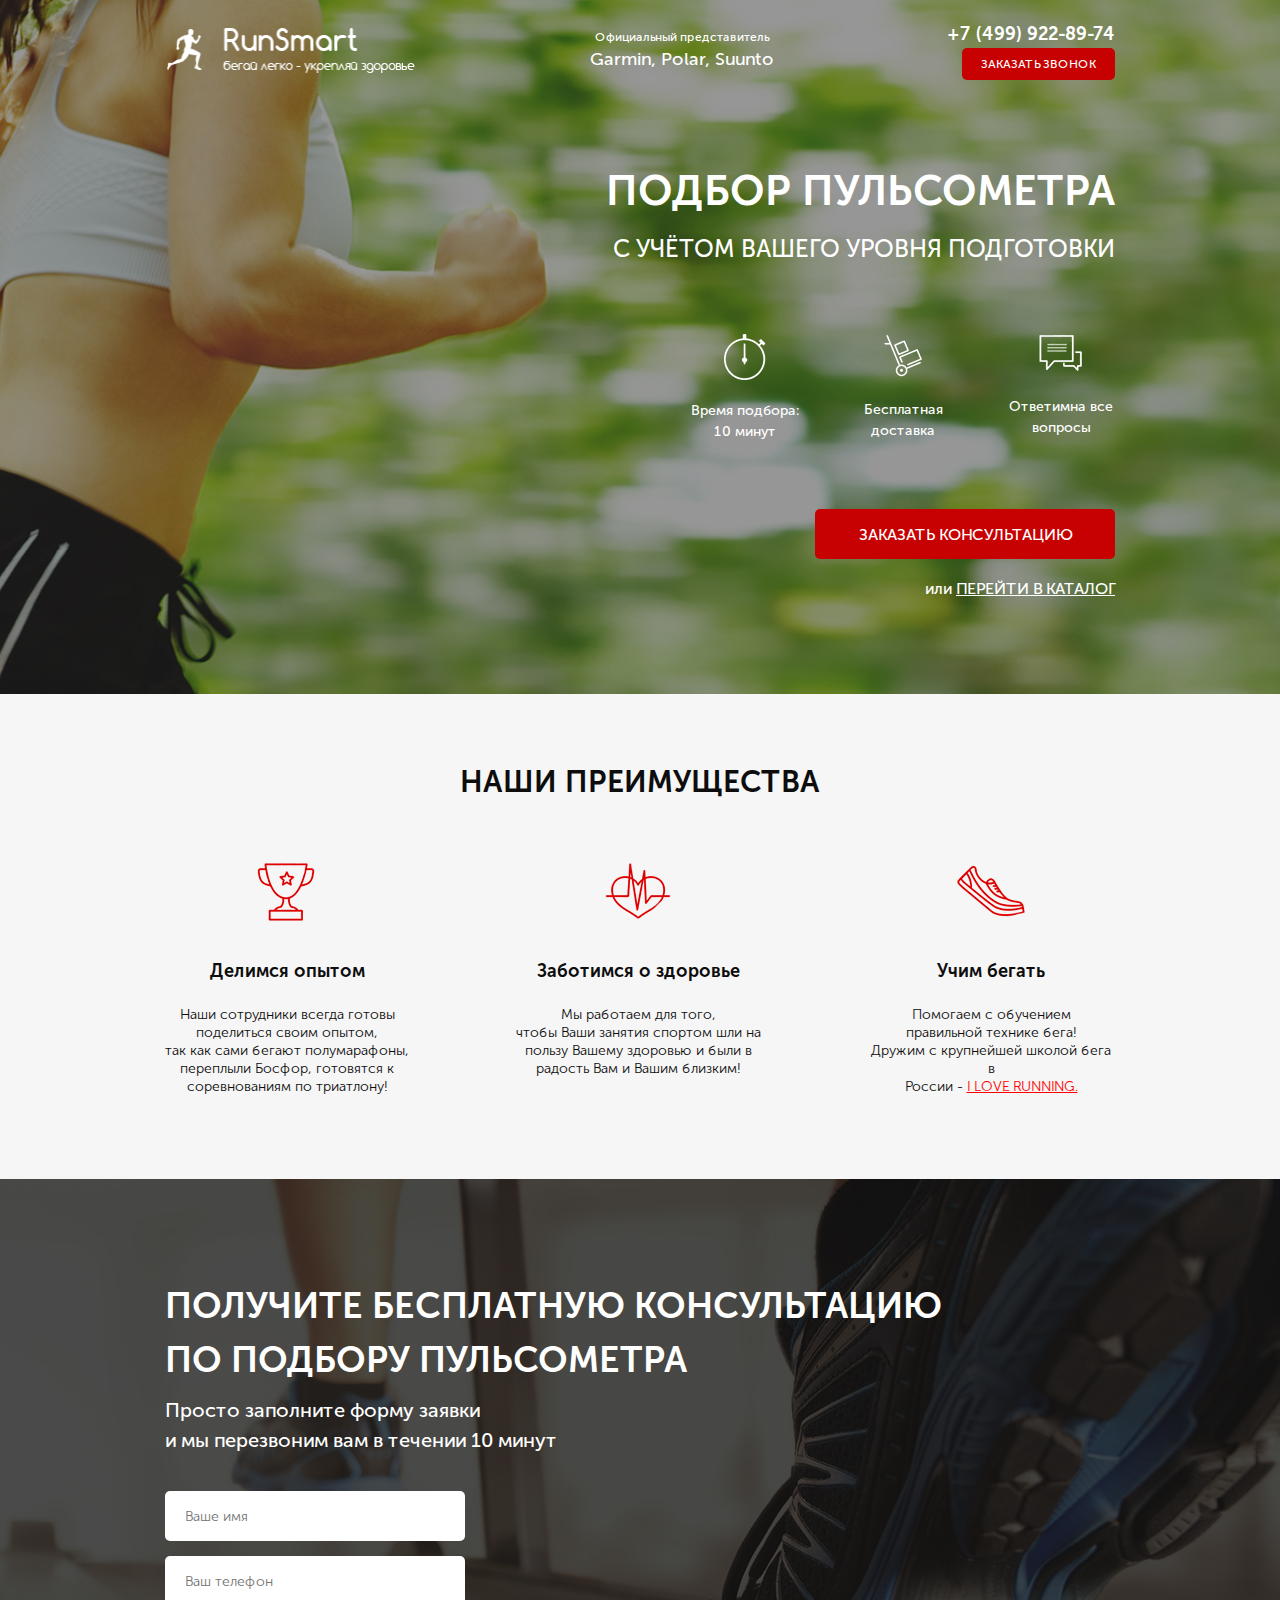
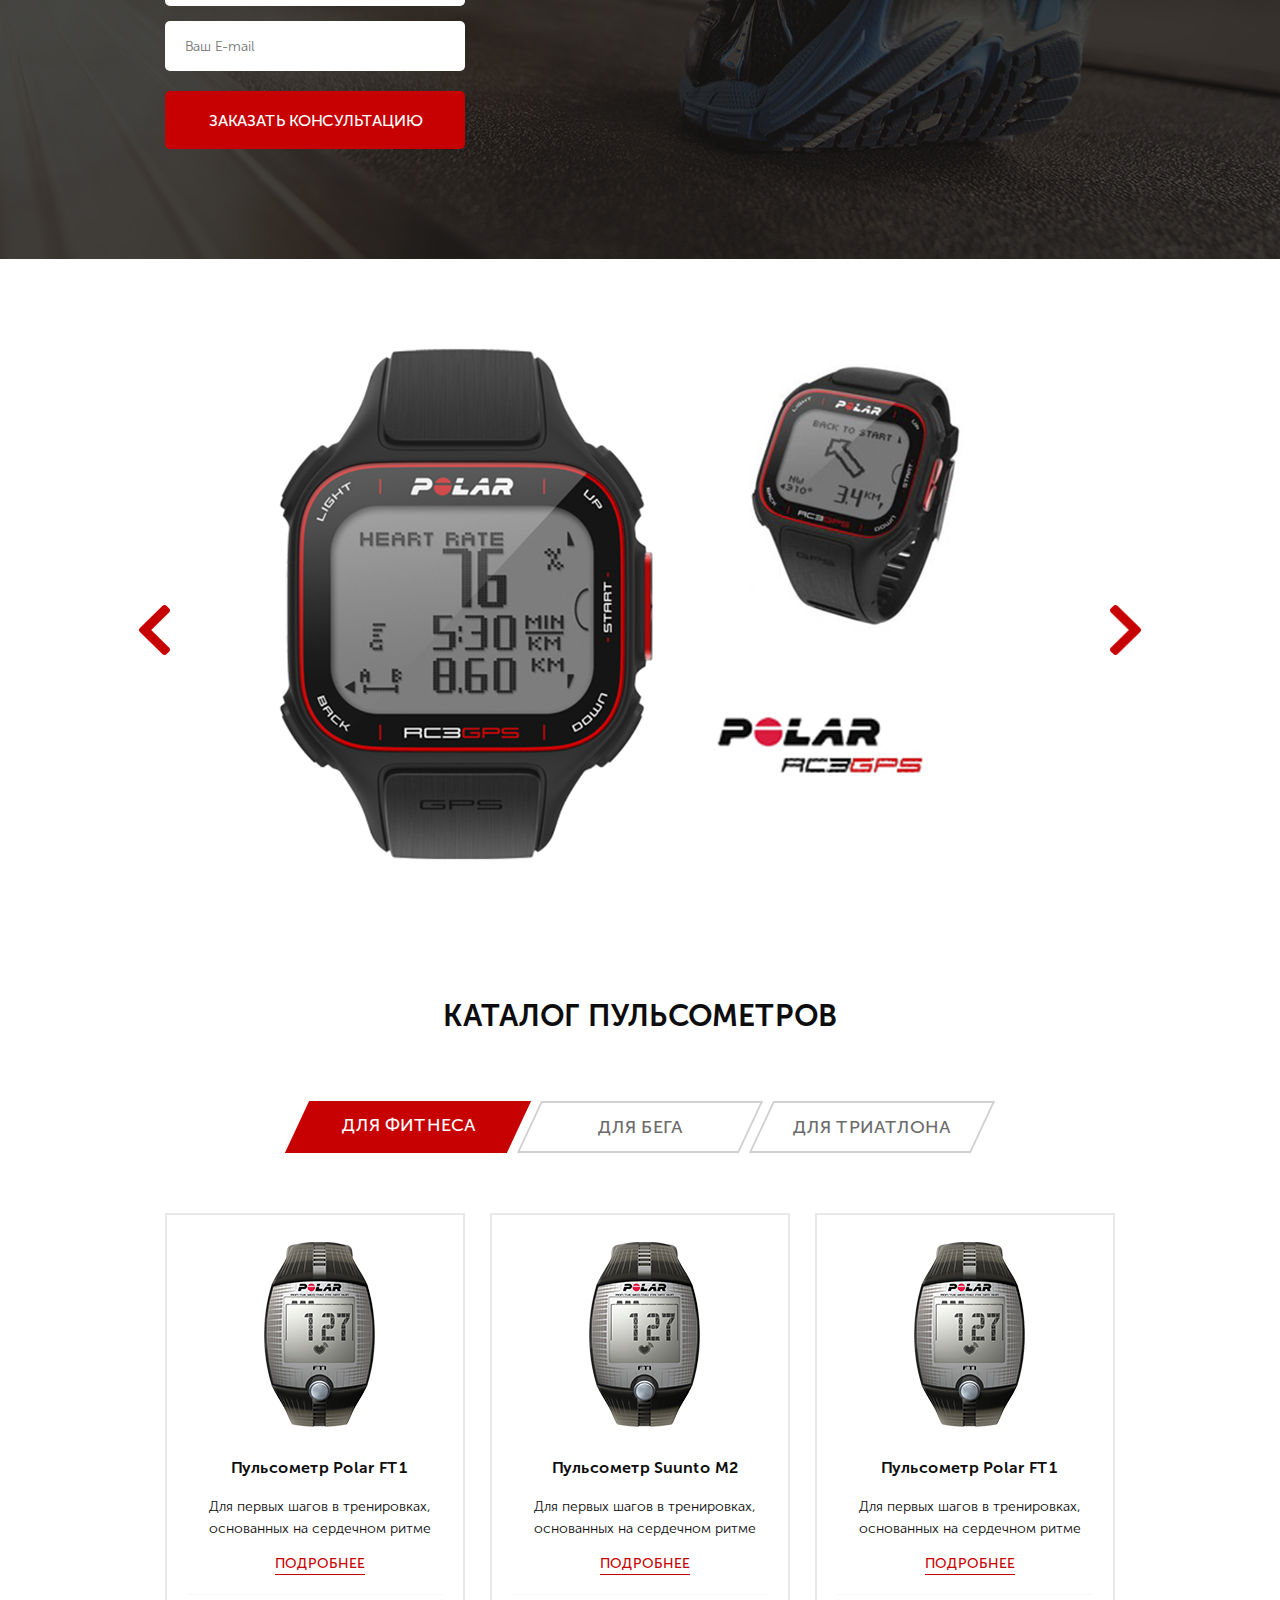
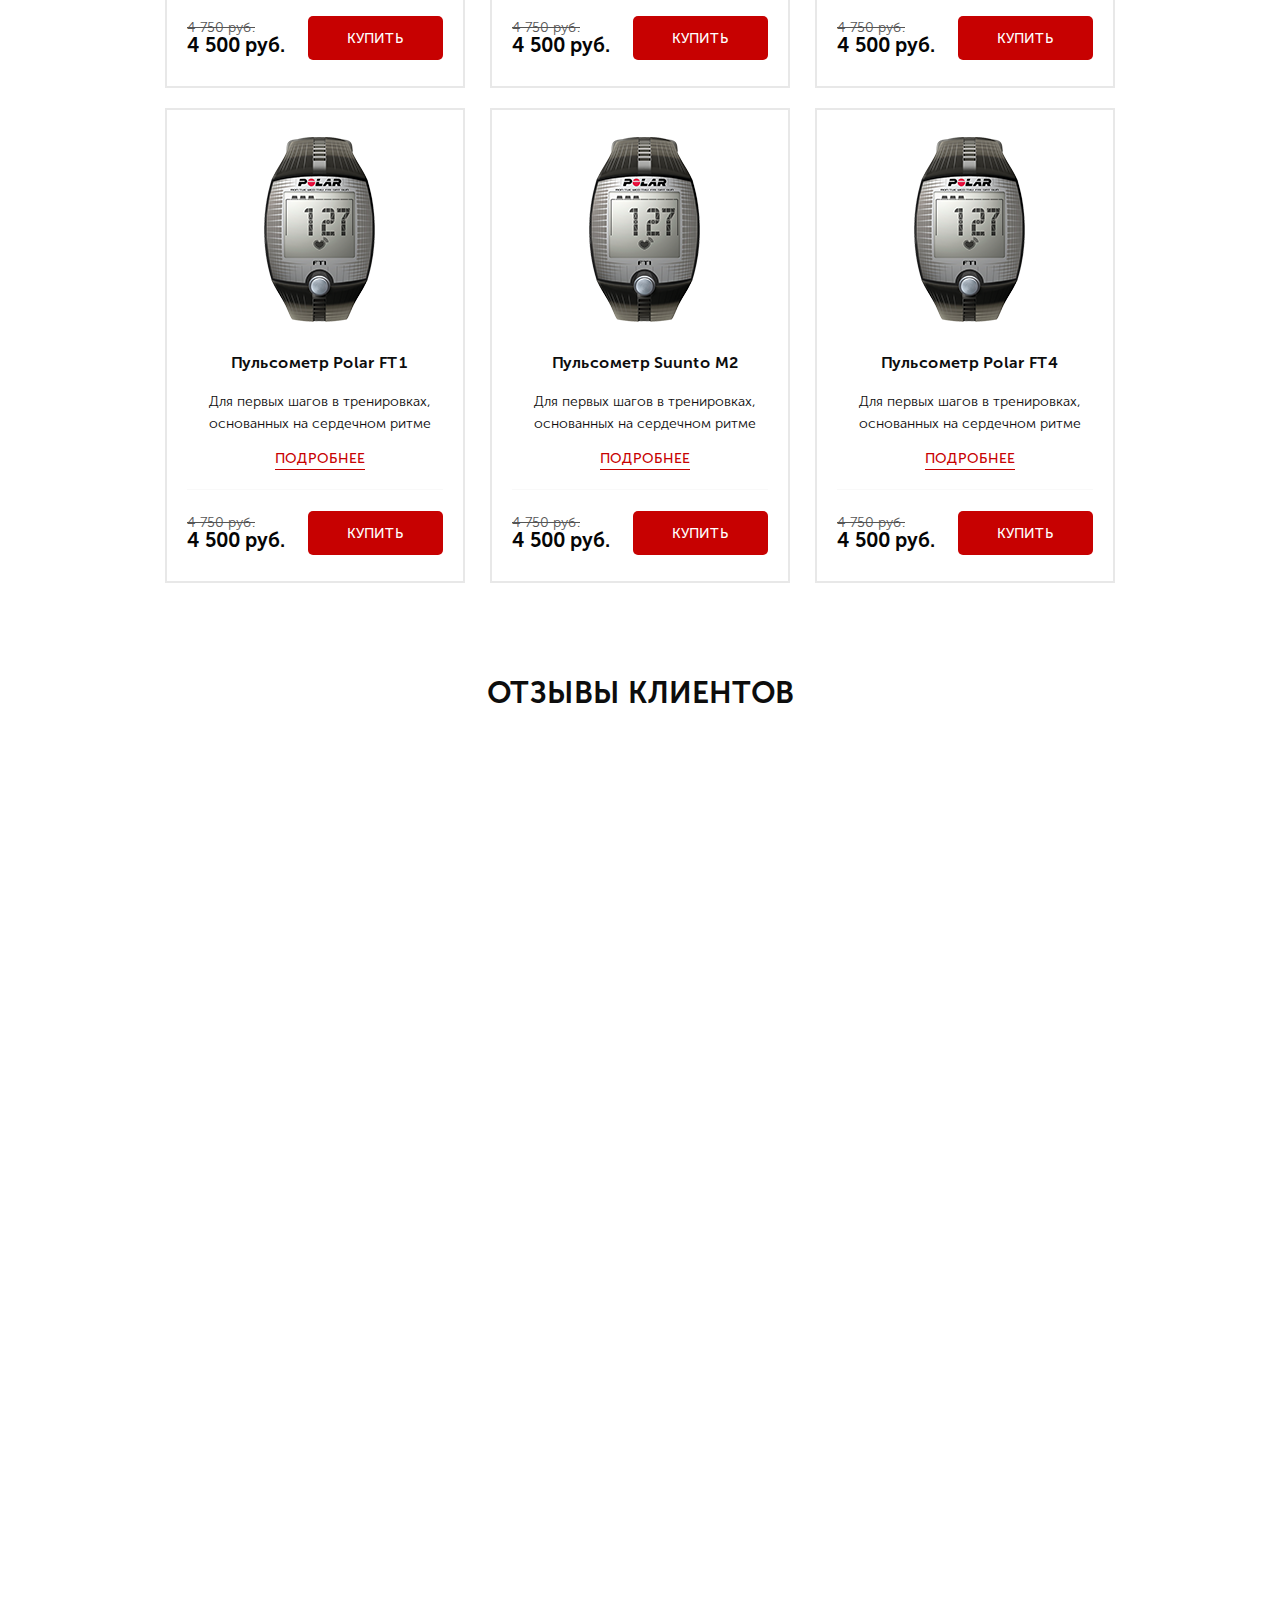
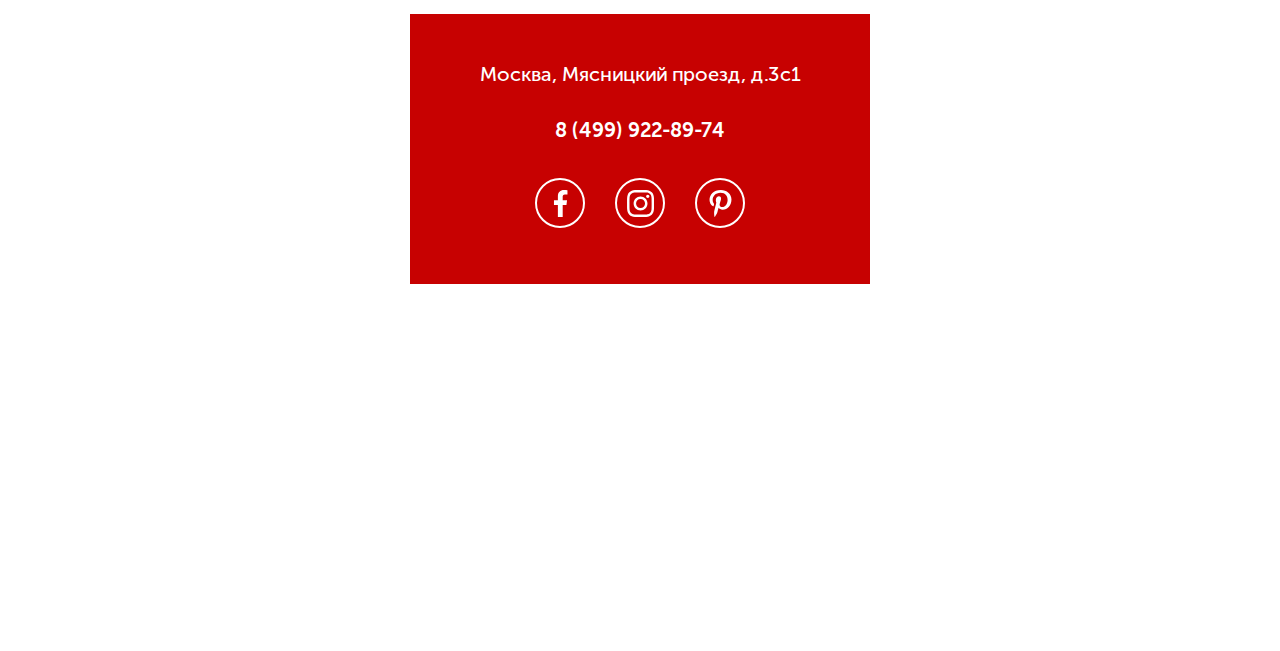
<file: pulse/index.html>
<!DOCTYPE html><html lang="ru"><head><meta charset="UTF-8"><meta http-equiv="X-UA-Compatible" content="IE=edge"><meta name="viewport" content="width=device-width,initial-scale=1"><title>Pulse_udemy</title><!-- <link rel="stylesheet" href="css/owl.carousel.css"> --><!-- <link rel="stylesheet" href="css/slick.css" />
    <link
      rel="stylesheet"
      href="https://cdnjs.cloudflare.com/ajax/libs/tiny-slider/2.9.4/tiny-slider.css"
    /> --><link rel="stylesheet" href="css/style.min.css"></head><body><section id="up" class="promo"><div class="container"><header class="header"><a href="#" class="header__logo"><img src="icons/logo.svg" alt="logo"></a><div class="header__official">Официальный представитель <span>Garmin, Polar, Suunto</span></div><div class="header__contacts"><a href="tel:+74999228974" class="header__phone">+7 (499) 922-89-74</a> <button data-modal="consultation" class="button button-header">заказать звонок</button></div></header><div class="promo__wrapper"><h1 class="promo__header">Подбор пульсометра</h1><h2 class="promo__subheader">с учётом Вашего уровня подготовки</h2><div class="promo__icons"><div class="promo__icon"><img src="icons/timer_time_stopwatch.png" alt="timer">Время подбора: 10 минут</div><div class="promo__icon"><img src="icons/delivery.png" alt="delivery">Бесплатная доставка</div><div class="promo__icon"><img src="icons/messages.png" alt="messages">Ответимна все вопросы</div></div><button data-modal="consultation" class="button button-main">заказать консультацию</button><div class="promo__link">или <a href="#catalog">перейти в каталог</a></div></div></div></section><section class="reasons"><div class="container"><h2 class="tittle">НАШИ ПРЕИМУЩЕСТВА</h2><div class="reasons__wrapper"><div class="reasons__item"><img src="icons/cup.png" alt="cup"><div class="reasons__subtittle">Делимся опытом</div><div class="reasons__descr">Наши сотрудники всегда готовы<br>поделиться своим опытом,<br>так как сами бегают полумарафоны,<br>переплыли Босфор, готовятся к<br>соревнованиям по триатлону!</div></div><div class="reasons__item"><img src="icons/heart.png" alt="heart" class="reasons__icon reasons__icon_animated"><div class="reasons__subtittle">Заботимся о здоровье</div><div class="reasons__descr">Мы работаем для того,<br>чтобы Ваши занятия спортом шли на<br>пользу Вашему здоровью и были в<br>радость Вам и Вашим близким!</div></div><div class="reasons__item"><img src="icons/shoe.png" alt="shoe"><div class="reasons__subtittle">Учим бегать</div><div class="reasons__descr">Помогаем с обучением<br>правильной технике бега!<br>Дружим с крупнейшей школой бега в<br>России - <a href="#">I LOVE RUNNING.</a></div></div></div></div></section><section class="consultation"><div class="container"><h2 class="tittle tittle-left">Получите бесплатную консультацию<br>по подбору пульсометра</h2><div class="consultation__descr">Просто заполните форму заявки<br>и мы перезвоним вам в течении 10 минут</div><form id="consultation-form" class="feed-form" action="#"><input name="name" placeholder="Ваше имя" type="text"> <input name="phone" placeholder="Ваш телефон"> <input name="email" placeholder="Ваш E-mail" type="email"> <button class="button button-submit">заказать КОНСУЛЬТАЦИЮ</button></form></div></section><!-- <section class="carousel">
      <div class="container">
        <div class="carousel__inner">
          <div><img src="img/Slide1.png" alt="slide1" /></div>
          <div><img src="img/Slide2.png" alt="slide1" /></div>
          <div><img src="img/Slide3.png" alt="slide1" /></div>
        </div>
      </div>
    </section>
    <section class="carousel-2">
      <div class="container">
        <div class="carousel__inner-2">
          <div><img src="img/Slide1.png" alt="slide1" /></div>
          <div><img src="img/Slide2.png" alt="slide1" /></div>
          <div><img src="img/Slide3.png" alt="slide1" /></div>
        </div>
        <button type="button" class="prev">
          <img src="icons/left.png" />
        </button>
        <button type="button" class="next">
          <img src="icons/right.png" />
        </button>
      </div>
    </section> --><div class="carousel"><div class="container"><div class="owl-carousel"><div><img src="img/Slide1.png" alt="slide1"></div><div><img src="img/Slide2.png" alt="slide1"></div><div><img src="img/Slide3.png" alt="slide1"></div></div></div></div><section class="catalog"><div class="container"><h2 class="tittle" id="catalog">Каталог пульсометров</h2><ul class="catalog__tabs"><li class="catalog__tab catalog__tab-active"><div>Для фитнеса</div></li><li class="catalog__tab"><div>для бега</div></li><li class="catalog__tab"><div>для триатлона</div></li></ul><div class="catalog__content catalog__content-active"><div class="catalog-item"><div class="catalog-item__wrapper"><div class="catalog-item__content catalog-item__content-active"><img src="img/pulsometr.png" alt="pulsometr" class="catalog-item__img"><div class="catalog-item__subtittle">Пульсометр Polar FT1</div><div class="catalog-item__descr">Для первых шагов в тренировках, основанных на сердечном ритме</div><a href="" class="catalog-item__link">ПОДРОБНЕЕ</a></div><div class="catalog-item__list"><ul><li>Вы услышите звуковое оповещение о нужном пульсе во время тренировки;</li><li>Вы увидите информативный графический индикатор целевых тренировочных зон пульса;</li><li>Также Вы увидите информацию о расходе калорий за тренировку;</li><li>Вы сможете посмотреть данные по 10 тренировкам.</li></ul><a href="" class="catalog-item__back">назад</a></div></div><hr><div class="catalog-item__footer"><div class="catalog-item__prices"><div class="catalog-item__old-price">4 750 руб.</div><div class="catalog-item__price">4 500 руб.</div></div><button class="button button-mini">КУПИТЬ</button></div></div><div class="catalog-item"><div class="catalog-item__wrapper"><div class="catalog-item__content catalog-item__content-active"><img src="img/pulsometr.png" alt="pulsometr" class="catalog-item__img"><div class="catalog-item__subtittle">Пульсометр Suunto M2</div><div class="catalog-item__descr">Для первых шагов в тренировках, основанных на сердечном ритме</div><a href="" class="catalog-item__link">ПОДРОБНЕЕ</a></div><div class="catalog-item__list"><ul><li>Вы услышите звуковое оповещение о нужном пульсе во время тренировки;</li><li>Вы увидите информативный графический индикатор целевых тренировочных зон пульса;</li><li>Также Вы увидите информацию о расходе калорий за тренировку;</li><li>Вы сможете посмотреть данные по 10 тренировкам.</li></ul><a href="" class="catalog-item__back">назад</a></div></div><hr><div class="catalog-item__footer"><div class="catalog-item__prices"><div class="catalog-item__old-price">4 750 руб.</div><div class="catalog-item__price">4 500 руб.</div></div><button class="button button-mini">КУПИТЬ</button></div></div><div class="catalog-item"><div class="catalog-item__wrapper"><div class="catalog-item__content catalog-item__content-active"><img src="img/pulsometr.png" alt="pulsometr" class="catalog-item__img"><div class="catalog-item__subtittle">Пульсометр Polar FT1</div><div class="catalog-item__descr">Для первых шагов в тренировках, основанных на сердечном ритме</div><a href="" class="catalog-item__link">ПОДРОБНЕЕ</a></div><div class="catalog-item__list"><ul><li>Вы услышите звуковое оповещение о нужном пульсе во время тренировки;</li><li>Вы увидите информативный графический индикатор целевых тренировочных зон пульса;</li><li>Также Вы увидите информацию о расходе калорий за тренировку;</li><li>Вы сможете посмотреть данные по 10 тренировкам.</li></ul><a href="" class="catalog-item__back">назад</a></div></div><hr><div class="catalog-item__footer"><div class="catalog-item__prices"><div class="catalog-item__old-price">4 750 руб.</div><div class="catalog-item__price">4 500 руб.</div></div><button class="button button-mini">КУПИТЬ</button></div></div><div class="catalog-item"><div class="catalog-item__wrapper"><div class="catalog-item__content catalog-item__content-active"><img src="img/pulsometr.png" alt="pulsometr" class="catalog-item__img"><div class="catalog-item__subtittle">Пульсометр Polar FT1</div><div class="catalog-item__descr">Для первых шагов в тренировках, основанных на сердечном ритме</div><a href="" class="catalog-item__link">ПОДРОБНЕЕ</a></div><div class="catalog-item__list"><ul><li>Вы услышите звуковое оповещение о нужном пульсе во время тренировки;</li><li>Вы увидите информативный графический индикатор целевых тренировочных зон пульса;</li><li>Также Вы увидите информацию о расходе калорий за тренировку;</li><li>Вы сможете посмотреть данные по 10 тренировкам.</li></ul><a href="" class="catalog-item__back">назад</a></div></div><hr><div class="catalog-item__footer"><div class="catalog-item__prices"><div class="catalog-item__old-price">4 750 руб.</div><div class="catalog-item__price">4 500 руб.</div></div><button class="button button-mini">КУПИТЬ</button></div></div><div class="catalog-item"><div class="catalog-item__wrapper"><div class="catalog-item__content catalog-item__content-active"><img src="img/pulsometr.png" alt="pulsometr" class="catalog-item__img"><div class="catalog-item__subtittle">Пульсометр Suunto M2</div><div class="catalog-item__descr">Для первых шагов в тренировках, основанных на сердечном ритме</div><a href="" class="catalog-item__link">ПОДРОБНЕЕ</a></div><div class="catalog-item__list"><ul><li>Вы услышите звуковое оповещение о нужном пульсе во время тренировки;</li><li>Вы увидите информативный графический индикатор целевых тренировочных зон пульса;</li><li>Также Вы увидите информацию о расходе калорий за тренировку;</li><li>Вы сможете посмотреть данные по 10 тренировкам.</li></ul><a href="" class="catalog-item__back">назад</a></div></div><hr><div class="catalog-item__footer"><div class="catalog-item__prices"><div class="catalog-item__old-price">4 750 руб.</div><div class="catalog-item__price">4 500 руб.</div></div><button class="button button-mini">КУПИТЬ</button></div></div><div class="catalog-item"><div class="catalog-item__wrapper"><div class="catalog-item__content catalog-item__content-active"><img src="img/pulsometr.png" alt="pulsometr" class="catalog-item__img"><div class="catalog-item__subtittle">Пульсометр Polar FT4</div><div class="catalog-item__descr">Для первых шагов в тренировках, основанных на сердечном ритме</div><a href="" class="catalog-item__link">ПОДРОБНЕЕ</a></div><div class="catalog-item__list"><ul><li>Вы услышите звуковое оповещение о нужном пульсе во время тренировки;</li><li>Вы увидите информативный графический индикатор целевых тренировочных зон пульса;</li><li>Также Вы увидите информацию о расходе калорий за тренировку;</li><li>Вы сможете посмотреть данные по 10 тренировкам.</li></ul><a href="" class="catalog-item__back">назад</a></div></div><hr><div class="catalog-item__footer"><div class="catalog-item__prices"><div class="catalog-item__old-price">4 750 руб.</div><div class="catalog-item__price">4 500 руб.</div></div><button class="button button-mini">КУПИТЬ</button></div></div></div><div class="catalog__content"><div class="catalog-item"><div class="catalog-item__wrapper"><div class="catalog-item__content catalog-item__content-active"><img src="img/pulsometr.png" alt="pulsometr" class="catalog-item__img"><div class="catalog-item__subtittle">Пульсометр Polar FT1</div><div class="catalog-item__descr">Для первых шагов в тренировках, основанных на сердечном ритме</div><a href="" class="catalog-item__link">ПОДРОБНЕЕ</a></div><div class="catalog-item__list"><ul><li>Вы услышите звуковое оповещение о нужном пульсе во время тренировки;</li><li>Вы увидите информативный графический индикатор целевых тренировочных зон пульса;</li><li>Также Вы увидите информацию о расходе калорий за тренировку;</li><li>Вы сможете посмотреть данные по 10 тренировкам.</li></ul><a href="" class="catalog-item__back">назад</a></div></div><hr><div class="catalog-item__footer"><div class="catalog-item__prices"><div class="catalog-item__old-price">4 750 руб.</div><div class="catalog-item__price">4 500 руб.</div></div><button class="button button-mini">КУПИТЬ</button></div></div></div><div class="catalog__content"><div class="catalog-item"><div class="catalog-item__wrapper"><div class="catalog-item__content catalog-item__content-active"><img src="img/pulsometr.png" alt="pulsometr" class="catalog-item__img"><div class="catalog-item__subtittle">Пульсометр Polar FT1</div><div class="catalog-item__descr">Для первых шагов в тренировках, основанных на сердечном ритме</div><a href="" class="catalog-item__link">ПОДРОБНЕЕ</a></div><div class="catalog-item__list"><ul><li>Вы услышите звуковое оповещение о нужном пульсе во время тренировки;</li><li>Вы увидите информативный графический индикатор целевых тренировочных зон пульса;</li><li>Также Вы увидите информацию о расходе калорий за тренировку;</li><li>Вы сможете посмотреть данные по 10 тренировкам.</li></ul><a href="" class="catalog-item__back">назад</a></div></div><hr><div class="catalog-item__footer"><div class="catalog-item__prices"><div class="catalog-item__old-price">4 750 руб.</div><div class="catalog-item__price">4 500 руб.</div></div><button class="button button-mini">КУПИТЬ</button></div></div><div class="catalog-item"><div class="catalog-item__wrapper"><div class="catalog-item__content catalog-item__content-active"><img src="img/pulsometr.png" alt="pulsometr" class="catalog-item__img"><div class="catalog-item__subtittle">Пульсометр Polar FT1</div><div class="catalog-item__descr">Для первых шагов в тренировках, основанных на сердечном ритме</div><a href="" class="catalog-item__link">ПОДРОБНЕЕ</a></div><div class="catalog-item__list"><ul><li>Вы услышите звуковое оповещение о нужном пульсе во время тренировки;</li><li>Вы увидите информативный графический индикатор целевых тренировочных зон пульса;</li><li>Также Вы увидите информацию о расходе калорий за тренировку;</li><li>Вы сможете посмотреть данные по 10 тренировкам.</li></ul><a href="" class="catalog-item__back">назад</a></div></div><hr><div class="catalog-item__footer"><div class="catalog-item__prices"><div class="catalog-item__old-price">4 750 руб.</div><div class="catalog-item__price">4 500 руб.</div></div><button class="button button-mini">КУПИТЬ</button></div></div></div></div></section><section class="reviews"><div class="container"><h2 class="tittle">отзывы клиентов</h2><div class="reviews__content"><div class="reviews-item animate__animated animate__fadeInUp wow" data-wow-duration="2s" data-wow-delay="1s"><div class="reviews-item__wrapper"><img src="img/photo_1.png" alt="photo_1"><div class="reviews-item__descr"><div class="reviews-item__header">Ирина Иванченко</div><div class="reviews-item__subheader">2 полумарафона</div>Не знала, что себе купить - обратилась к ребятам из RunSmart - подобрали пульсометр, который подошёл именно под мои цели и финансовые возможности.Через некоторое время решила обновить гаджет - не раздумывая обратилась туда же.<br><br>Новые цели - новый гаджет!<br><br>Спасибо, <span>RunSmart!</span></div></div></div><div class="reviews-item animate__animated animate__fadeInUp wow" data-wow-duration="2s" data-wow-delay="1s"><div class="reviews-item__wrapper"><img src="img/photo_2.png" alt="photo_2"><div class="reviews-item__descr"><div class="reviews-item__header">Иван Сёмочкин</div><div class="reviews-item__subheader">1 полумарафон</div>Крутая штука-пульсометр. Обычно без них бегал. Оказывается только хуже себе делал.<br>Купил пульсометр, ещё в подарок получил тренировку. Со мной вместе провели первую тренировку, научили пользоваться новым гаджетом. Также объяснили основы анатомии, составили план тренировок на месяц вперёд.<br><br>С ними подготовился к своему первому полумарафону! Спасибо!!!</div></div></div><div class="reviews-item animate__animated animate__fadeInUp wow" data-wow-duration="2s" data-wow-delay="1s"><div class="reviews-item__wrapper"><img src="img/photo_3.png" alt="photo_3"><div class="reviews-item__descr"><div class="reviews-item__header">Юлия Дашкина</div><div class="reviews-item__subheader">2 полумарафона</div>Долго не могла начать бегать, т.к. до этого несколько раз начинала, но становилось тяжело и я бросала. От друзей услышала о RunSmart и о беге с контролем пульса и решила попробовать.<br><br>Позвонила, ребята поинтересовались моими целями и подобрали очень интересный вариант со скидкой! Теперь бегаю и наслаждаюсь бегом! Пробежала уже 2 полумарафона и несколько более коротких забегов и не намерена останавливаться!<br><br>Спасибо!!!</div></div></div></div></div></section><footer class="footer"><div class="footer__map"><iframe src="https://www.google.com/maps/embed?pb=!1m18!1m12!1m3!1d2244.4304811959933!2d37.644807315829034!3d55.76839498055751!2m3!1f0!2f0!3f0!3m2!1i1024!2i768!4f13.1!3m3!1m2!1s0x46b54a636edcd2ad%3A0x4c2ca101e2c8c617!2z0JzRj9GB0L3QuNGG0LrQuNC5INC_0YAt0LQsIDQvMywg0JzQvtGB0LrQstCwLCAxMDcwNzg!5e0!3m2!1sru!2sru!4v1641378231672!5m2!1sru!2sru" allowfullscreen="" loading="lazy"></iframe></div><div class="footer__info"><address class="footer__addr">Москва, Мясницкий проезд, д.3с1</address><a class="footer__phone" href="tel:84999228974">8 (499) 922-89-74</a><div class="footer__social"><a href="#" class="footer__social-item"><img src="icons/facebook.svg" alt="facebook"></a><a href="#" class="footer__social-item"><img src="icons/instagram.svg" alt="instagram"></a><a href="#" class="footer__social-item"><img src="icons/pinterest.svg" alt="pinterest"></a></div></div></footer><div class="overlay"><div class="modal" id="consultation"><div class="modal__close">&times;</div><div class="modal__subtittle">Просто заполните форму заявки</div><div class="modal__descr">и мы перезвоним вам в течении 10 минут</div><form class="feed-form feed-form_mt25" action="#"><input name="name" required placeholder="Ваше имя" type="text"> <input name="phone" required placeholder="Ваш телефон"> <input name="email" required placeholder="Ваш E-mail" type="email"> <button class="button button-submit">заказать КОНСУЛЬТАЦИЮ</button></form></div><div class="modal" id="order"><div class="modal__close">&times;</div><div class="modal__subtittle">Ваш заказ:</div><div class="modal__descr">Пульсометр Polar FT1</div><form class="feed-form feed-form_mt25" action="#"><input name="name" required placeholder="Ваше имя" type="text"> <input name="phone" required placeholder="Ваш телефон"> <input name="email" required placeholder="Ваш E-mail" type="email"> <button class="button button-submit">купить</button></form></div><div class="modal modal_mini" id="thanks"><div class="modal__close">&times;</div><div class="modal__subtittle">Спасибо за вашу заявку!</div><div class="modal__descr">Наш менеджер свяжется с вами в ближайшее время!</div></div></div><a href="#up" class="pageup"><img src="icons/chevron-circle-up-solid.svg" alt="up"> </a><!-- <script
      type="text/javascript"
      src="https://code.jquery.com/jquery-1.11.0.min.js"
    ></script> --><!-- <script
      type="text/javascript"
      src="https://code.jquery.com/jquery-migrate-1.2.1.min.js"
    ></script> --><!-- <script src="js/slick.min.js"></script>
    <script src="https://cdnjs.cloudflare.com/ajax/libs/tiny-slider/2.9.2/min/tiny-slider.js"></script> --><!-- <script src="js/owl.carousel.js"></script> --><script src="js/jquery.min.js"></script><script src="js/owl.carousel.min.js"></script><script src="js/jquery.validate.min.js"></script><script src="js/jquery.maskedinput.min.js"></script><script src="js/wow.min.js"></script><script src="js/script.js"></script></body></html>
</file>
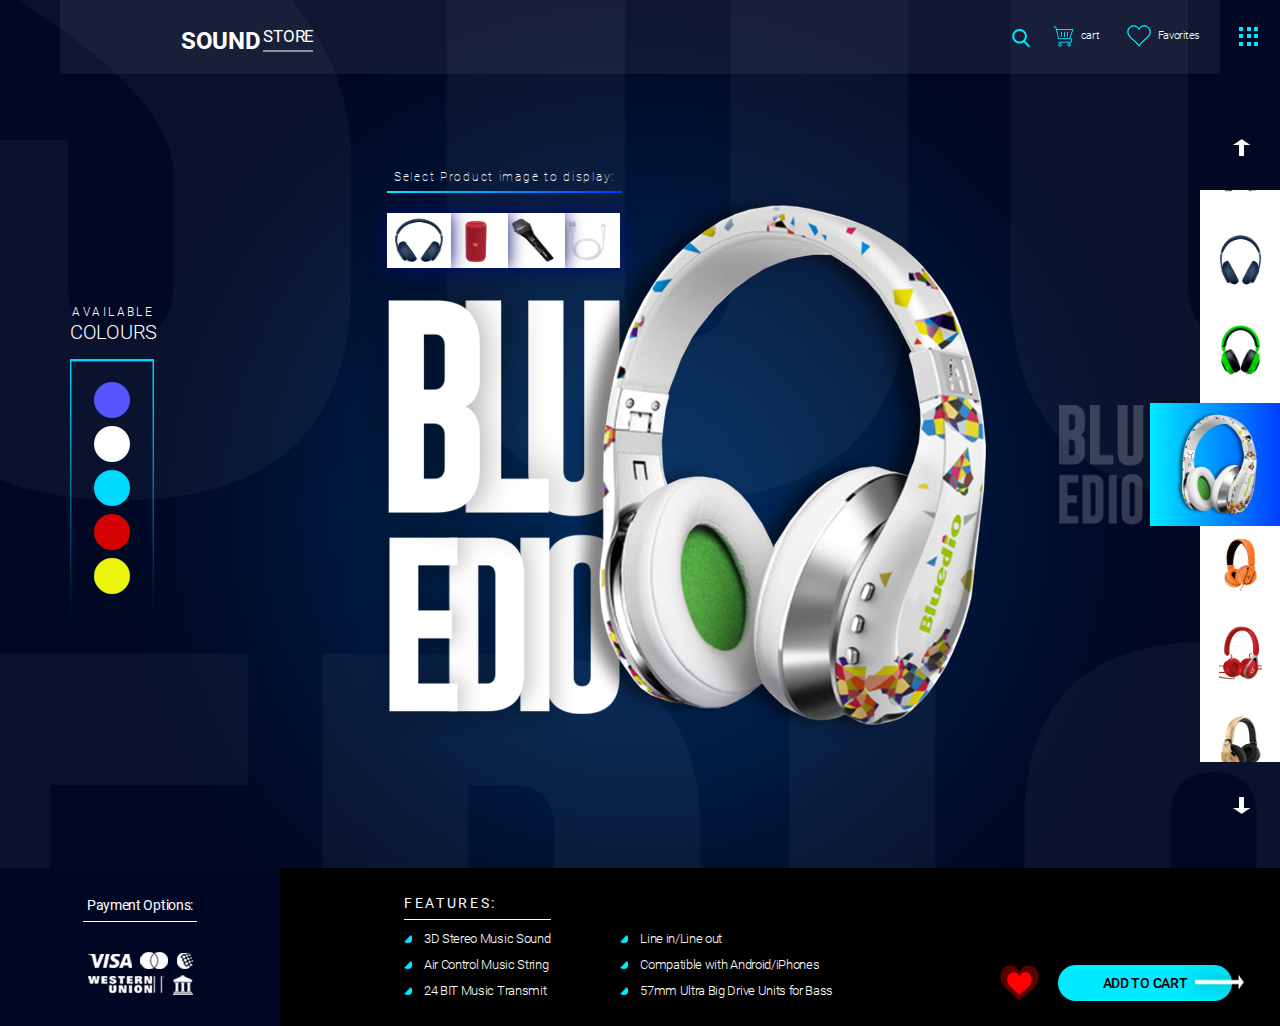
<file: sound_store/index.html>
<!DOCTYPE html>
<html lang="en">
  <head>
    <meta charset="UTF-8" />
    <meta http-equiv="X-UA-Compatible" content="IE=edge" />
    <meta name="viewport" content="width=device-width,initial-scale=1" />
    <link rel="stylesheet" href="css/style.min.css" />
    <title>Sound store</title>
  </head>
  <body>
    <nav>
      <ul class="menu">
        <a href="#"><li class="menu__item">Главная</li></a
        ><a href="#"><li class="menu__item">О нас</li></a
        ><a href="#"><li class="menu__item">Товары</li></a
        ><a href="#"><li class="menu__item">Отзывы</li></a
        ><a href="#"><li class="menu__item">Контакты</li></a>
      </ul>
    </nav>
    <header class="header">
      <div class="header__wrapper">
        <div class="header__logo">
          <div class="header__logo-item">Sound</div>
          <div class="header__logo-item-underline">store</div>
        </div>
        <div class="header__icons">
          <a href="#" class="header__search"
            ><img src="icons/search.png" alt="search" /> </a
          ><a href="#" class="header__cart"
            ><img src="icons/Cart.png" alt="cart" />
            <div class="header__cart-tittle">cart</div></a
          ><a href="#" class="header__favorites"
            ><img src="icons/Favorites.png" alt="favorites" />
            <div class="header__favorites-tittle">Favorites</div></a
          >
        </div>
      </div>
      <div class="header__menu">
        <span class="one"></span> <span class="two"></span>
        <span class="three"></span> <span class="four"></span>
        <span class="five"></span> <span class="six"></span>
        <span class="seven"></span> <span class="eight"></span>
        <span class="nine"></span>
      </div>
    </header>
    <section class="products">
      <div class="container">
        <div class="products__wrapper">
          <div class="products__mini-carousel">
            <div class="products__mini-carousel-tittle">
              Select Product image to display:
            </div>
            <div class="products__mini-carousel-divider"></div>
            <div class="products__mini-carousel-items">
              <div class="products__mini-carousel-item-1 nav-products">
                <img src="img/headphones_3.png" alt="headphones_1" />
              </div>
              <div class="products__mini-carousel-item-2 nav-products">
                <img src="img/jbl-red.png" alt="speakers" />
              </div>
              <div class="products__mini-carousel-item-3 nav-products">
                <img src="img/microphone_1.png" alt="microphone" />
              </div>
              <div class="products__mini-carousel-item-4 nav-products">
                <img src="img/cable_1.png" alt="cables" />
              </div>
            </div>
          </div>
          <div class="products__tittle">
            <img src="img/Bluedio_Text.png" alt="tittle" />
          </div>
          <div
            class="products__big-headphones img-products img-products-active"
          >
            <div class="products__img products__img-active">
              <img src="img/Headphones.png" alt="headphone" />
            </div>
            <div class="products__img">
              <img src="img/Headphones_2.png" alt="one" />
            </div>
            <div class="products__img"><img src="img/headphones_3.png" /></div>
            <div class="products__img">
              <img src="img/Headphones_4.png" alt="headphone" />
            </div>
            <div class="products__img">
              <img src="img/headphones_5.png" alt="headphone" />
            </div>
            <div class="products__img">
              <img src="img/headphones_6.png" alt="headphone" />
            </div>
            <div class="products__img">
              <img src="img/headphones_7.png" alt="headphone" />
            </div>
            <div class="products__img">
              <img src="img/headphones_8.png" alt="headphone" />
            </div>
          </div>
          <div class="products__speakers img-products">
            <div
              class="products__img products__img-active jbl__img jbl__img-active"
            >
              <img src="img/jbl-blue.png" alt="speakers" />
            </div>
            <div class="jbl__img">
              <img src="img/jbl-white.png" alt="speakers" />
            </div>
            <div class="jbl__img">
              <img src="img/jbl-green.png" alt="speakers" />
            </div>
            <div class="jbl__img">
              <img src="img/jbl-red.png" alt="speakers" />
            </div>
            <div class="jbl__img">
              <img src="img/jbl-yellow.png" alt="speakers" />
            </div>
            <div class="products__img">
              <img src="img/speakers_2.png" alt="speakers" />
            </div>
            <div class="products__img">
              <img src="img/speakers_3.png" alt="speakers" />
            </div>
            <div class="products__img">
              <img src="img/speakers_4.png" alt="speakers" />
            </div>
            <div class="products__img">
              <img src="img/speakers_5.png" alt="speakers" />
            </div>
            <div class="products__img">
              <img src="img/speakers_6.png" alt="speakers" />
            </div>
            <div class="products__img">
              <img src="img/speakers_7.png" alt="speakers" />
            </div>
            <div class="products__img">
              <img src="img/speakers_8.png" alt="speakers" />
            </div>
          </div>
          <div class="products__microphones img-products">
            <div class="products__img products__img-active">
              <img src="img/microphone_1.png" alt="microphone" />
            </div>
            <div class="products__img">
              <img src="img/microphone_2.png" alt="microphone" />
            </div>
            <div class="products__img">
              <img src="img/microphone_3.png" alt="microphone" />
            </div>
            <div class="products__img">
              <img src="img/microphone_4.png" alt="microphone" />
            </div>
            <div class="products__img">
              <img src="img/microphone_5.png" alt="microphone" />
            </div>
            <div class="products__img">
              <img src="img/microphone_6.png" alt="microphone" />
            </div>
            <div class="products__img">
              <img src="img/microphone_7.png" alt="microphone" />
            </div>
            <div class="products__img">
              <img src="img/microphone_8.png" alt="microphone" />
            </div>
          </div>
          <div class="products__cables img-products">
            <div class="products__img products__img-active">
              <img src="img/cable_1.png" alt="cable" />
            </div>
            <div class="products__img">
              <img src="img/cable_2.png" alt="cable" />
            </div>
            <div class="products__img">
              <img src="img/cable_3.png" alt="cable" />
            </div>
            <div class="products__img">
              <img src="img/cable_4.png" alt="cable" />
            </div>
            <div class="products__img">
              <img src="img/cable_5.png" alt="cable" />
            </div>
            <div class="products__img">
              <img src="img/cable_6.png" alt="cable" />
            </div>
            <div class="products__img">
              <img src="img/cable_7.png" alt="cable" />
            </div>
            <div class="products__img">
              <img src="img/cable_8.png" alt="cable" />
            </div>
          </div>
        </div>
      </div>
      <div class="products__colors-wrapper">
        <div class="products__colors-tittle">A V A I L A B L E</div>
        <div class="products__colors-subtittle">COLOURS</div>
        <div class="products__colors-frame">
          <img src="img/frame.png" alt="frame" />
        </div>
        <div class="products__colors-rounds">
          <div class="products__colors-items products__colors-item-1"></div>
          <div class="products__colors-items products__colors-item-2"></div>
          <div class="products__colors-items products__colors-item-3"></div>
          <div class="products__colors-items products__colors-item-4"></div>
          <div class="products__colors-items products__colors-item-5"></div>
        </div>
      </div>
      <aside class="carousel">
        <div class="carousel__block carousel__block-active">
          <div id="phones-img1" class="carousel__item items">
            <img src="img/headphones_3.png" alt="phones" />
          </div>
          <div id="phones-img2" class="carousel__item">
            <img src="img/Headphones_2.png" alt="phones" />
          </div>
          <div
            id="phones-img3"
            class="carousel__item carousel__item-min-size slick-slide-active"
          >
            <img src="img/Headphones.png" alt="phones" />
          </div>
          <div id="phones-img4" class="carousel__item">
            <img src="img/Headphones_4.png" alt="phones" />
          </div>
          <div id="phones-img5" class="carousel__item">
            <img src="img/headphones_5.png" alt="phones" />
          </div>
          <div id="phones-img6" class="carousel__item">
            <img src="img/headphones_6.png" alt="phones" />
          </div>
          <div id="phones-img7" class="carousel__item">
            <img src="img/headphones_7.png" alt="phones" />
          </div>
          <div id="phones-img8" class="carousel__item">
            <img src="img/headphones_8.png" alt="phones" />
          </div>
        </div>
        <div class="carousel__speakers carousel__block">
          <div class="carousel__item carousel__item-min-size">
            <img src="img/speakers_3.png" alt="speakers" />
          </div>
          <div class="carousel__item">
            <img src="img/speakers_2.png" alt="speakers" />
          </div>
          <div class="carousel__item slick-slide-active">
            <img src="img/jbl-blue.png" alt="speakers" />
          </div>
          <div class="carousel__item">
            <img src="img/speakers_4.png" alt="speakers" />
          </div>
          <div class="carousel__item">
            <img src="img/speakers_5.png" alt="speakers" />
          </div>
          <div class="carousel__item">
            <img src="img/speakers_6.png" alt="speakers" />
          </div>
          <div class="carousel__item">
            <img src="img/speakers_7.png" alt="speakers" />
          </div>
          <div class="carousel__item">
            <img src="img/speakers_8.png" alt="speakers" />
          </div>
        </div>
        <div class="carousel__microphones carousel__block">
          <div class="carousel__item carousel__item-min-size">
            <img src="img/microphone_3.png" alt="microphone" />
          </div>
          <div class="carousel__item">
            <img src="img/microphone_2.png" alt="microphone" />
          </div>
          <div class="carousel__item slick-slide-active">
            <img src="img/microphone_1.png" alt="microphone" />
          </div>
          <div class="carousel__item">
            <img src="img/microphone_4.png" alt="microphone" />
          </div>
          <div class="carousel__item">
            <img src="img/microphone_5.png" alt="microphone" />
          </div>
          <div class="carousel__item">
            <img src="img/microphone_6.png" alt="microphone" />
          </div>
          <div class="carousel__item">
            <img src="img/microphone_7.png" alt="microphone" />
          </div>
          <div class="carousel__item">
            <img src="img/microphone_8.png" alt="microphone" />
          </div>
        </div>
        <div class="carousel__cables carousel__block">
          <div class="carousel__item carousel__item-min-size">
            <img src="img/cable_3.png" alt="cable" />
          </div>
          <div class="carousel__item">
            <img src="img/cable_2.png" alt="cable" />
          </div>
          <div class="carousel__item slick-slide-active">
            <img src="img/cable_1.png" alt="cable" />
          </div>
          <div class="carousel__item">
            <img src="img/cable_4.png" alt="cable" />
          </div>
          <div class="carousel__item">
            <img src="img/cable_5.png" alt="cable" />
          </div>
          <div class="carousel__item">
            <img src="img/cable_6.png" alt="cable" />
          </div>
          <div class="carousel__item">
            <img src="img/cable_7.png" alt="cable" />
          </div>
          <div class="carousel__item">
            <img src="img/cable_8.png" alt="cable" />
          </div>
        </div>
      </aside>
    </section>
    <footer class="footer">
      <div class="footer__wrapper">
        <div class="footer__payment-wrapper">
          <div class="footer__payment-tittle">Payment Options:</div>
          <div class="footer__payment-divider"></div>
          <div class="footer__payment-unions">
            <a href="#" class="union"><img src="icons/Visa.png" alt="visa" /></a
            ><a href="#" class="union"
              ><img src="icons/Mastercard.png" alt="mastercard" /></a
            ><a href="#" class="union"
              ><img src="icons/Webmoney.png" alt="webmoney" /></a
            ><a href="#" class="union"
              ><img src="icons/Western Union.png" alt="western_union" /></a
            ><a href="#" class="union"
              ><img src="icons/Bank Transfer.png" alt="bank_transfer"
            /></a>
          </div>
        </div>
        <div class="footer__features-wrapper">
          <div class="footer__features-tittle">FEATURES:</div>
          <div class="footer__features-divider"></div>
          <div class="footer__features-list-wrapper">
            <ul class="footer__features-left">
              <a href="#"
                ><li class="footer__features-list">3D Stereo Music Sound</li></a
              ><a href="#"
                ><li class="footer__features-list">
                  Air Control Music String
                </li></a
              ><a href="#"
                ><li class="footer__features-list">24 BIT Music Transmit</li></a
              >
            </ul>
            <ul class="footer__features-right">
              <a href="#"
                ><li class="footer__features-list">Line in/Line out</li></a
              ><a href="#"
                ><li class="footer__features-list">
                  Compatible with Android/iPhones
                </li></a
              ><a href="#"
                ><li class="footer__features-list">
                  57mm Ultra Big Drive Units for Bass
                </li></a
              >
            </ul>
          </div>
        </div>
        <div class="footer__features-heart">
          <img src="icons/Favorite.png" alt="" />
          <button class="footer__features-button">
            ADD TO CART<img
              src="icons/Arrow.png"
              alt="arrow"
              class="footer__features-button-arrow"
            />
          </button>
        </div>
      </div>
    </footer>
    <script src="js/jquery-1.11.0.min.js"></script>
    <script src="js/jquery-migrate-1.2.1.min.js"></script>
    <script src="js/slick.min.js"></script>
    <script src="js/script.js"></script>
  </body>
</html>
</file>
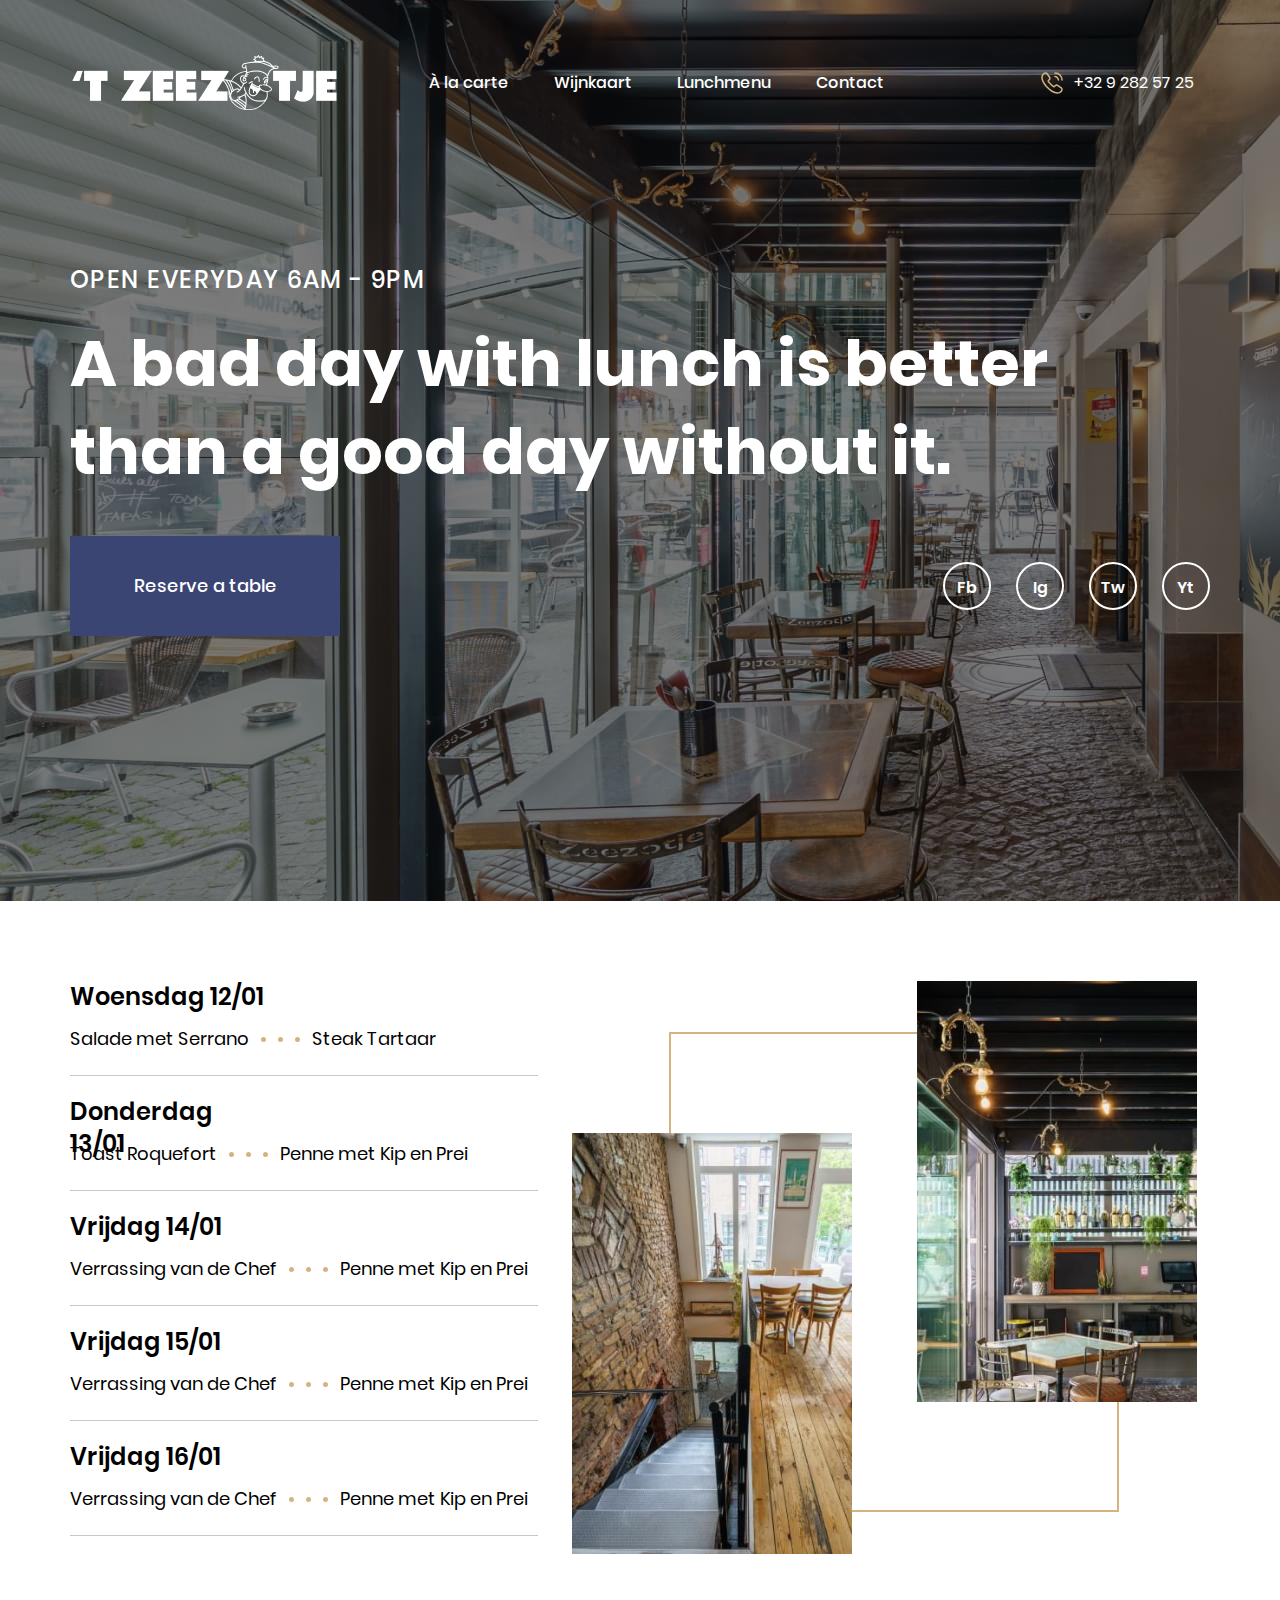
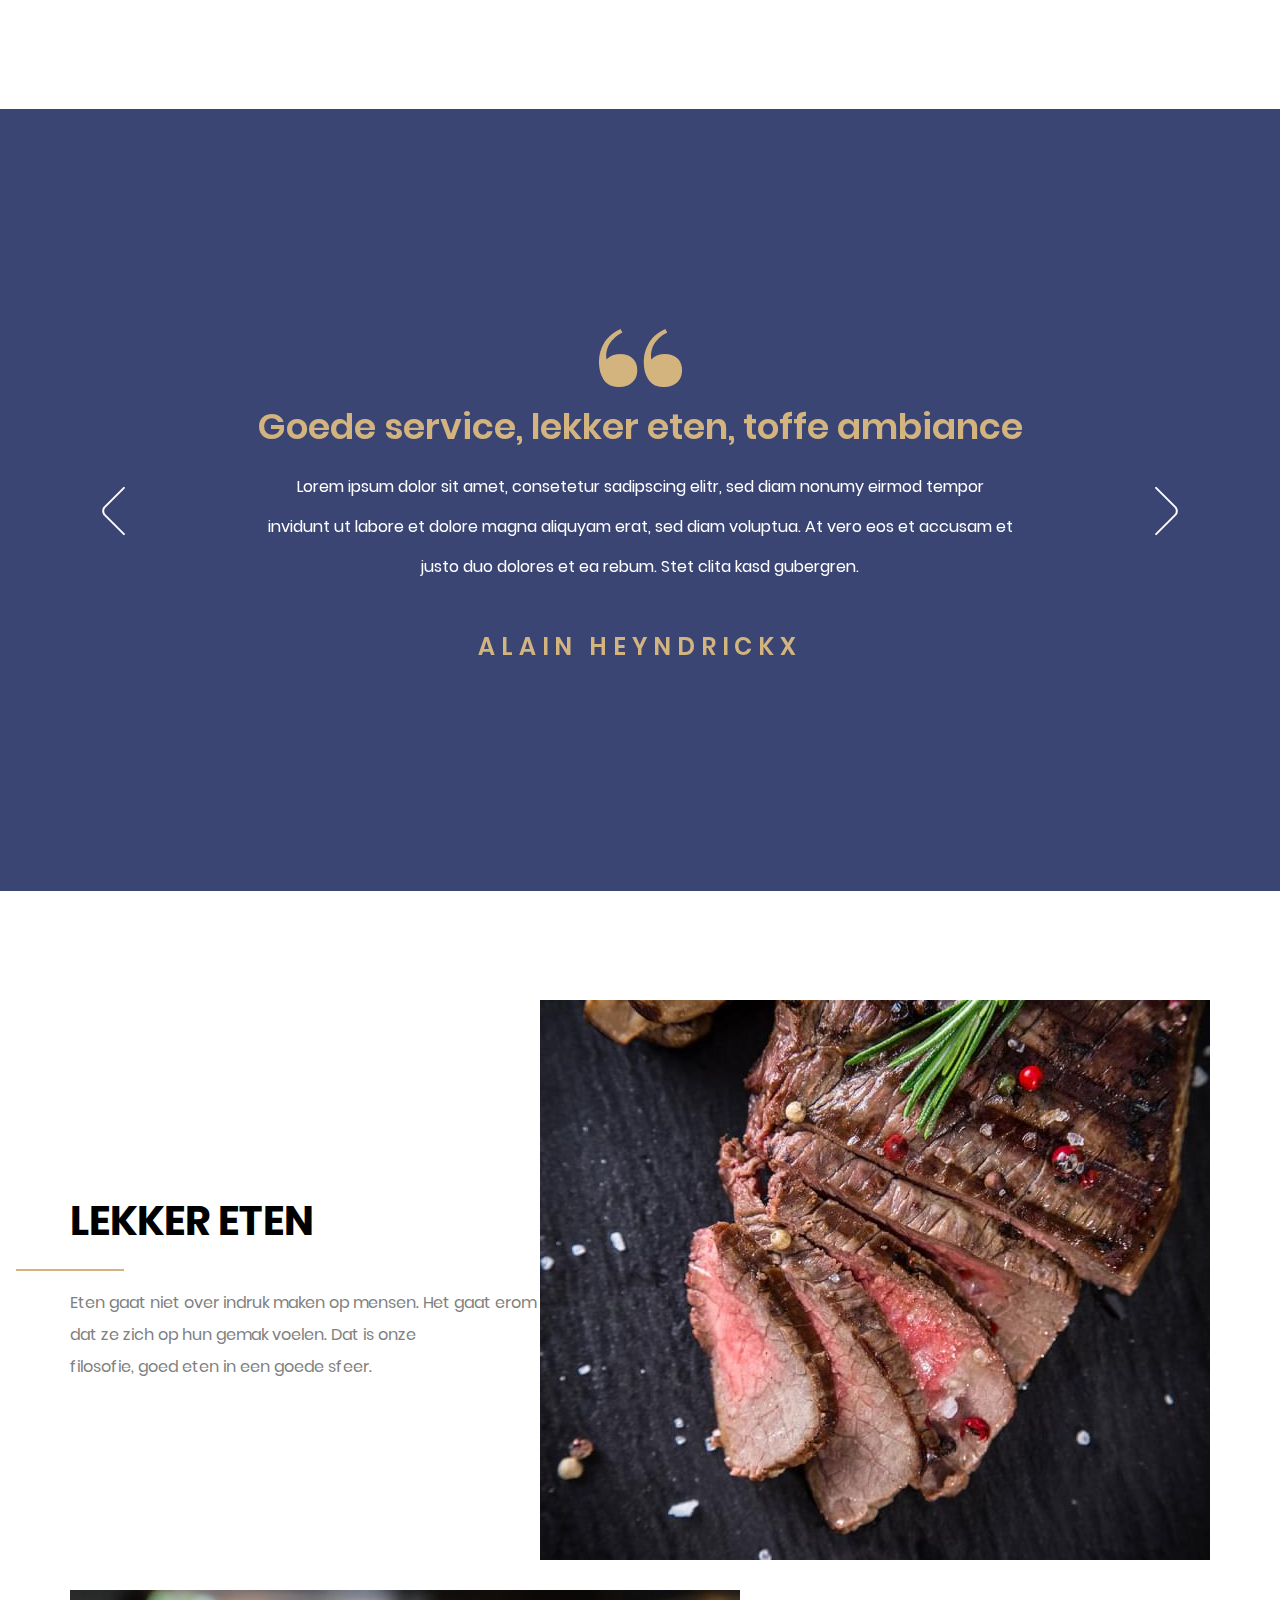
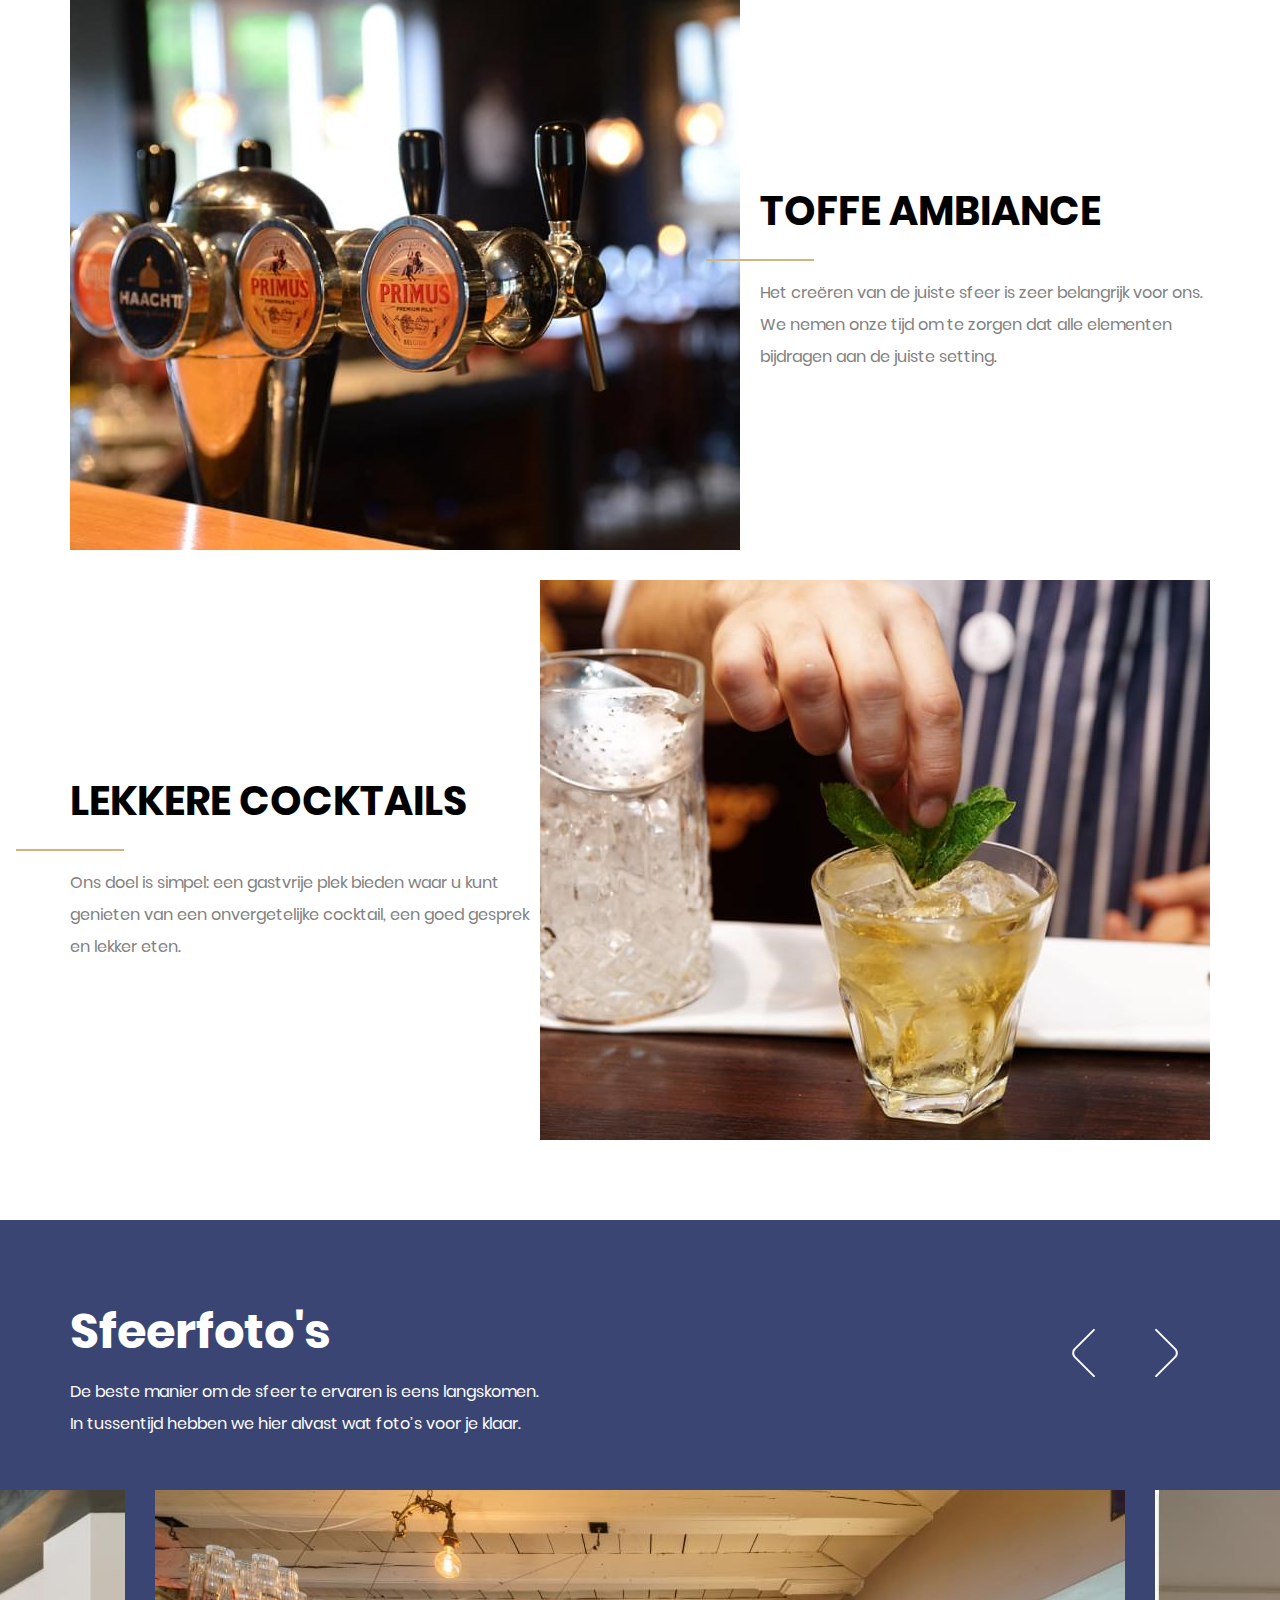
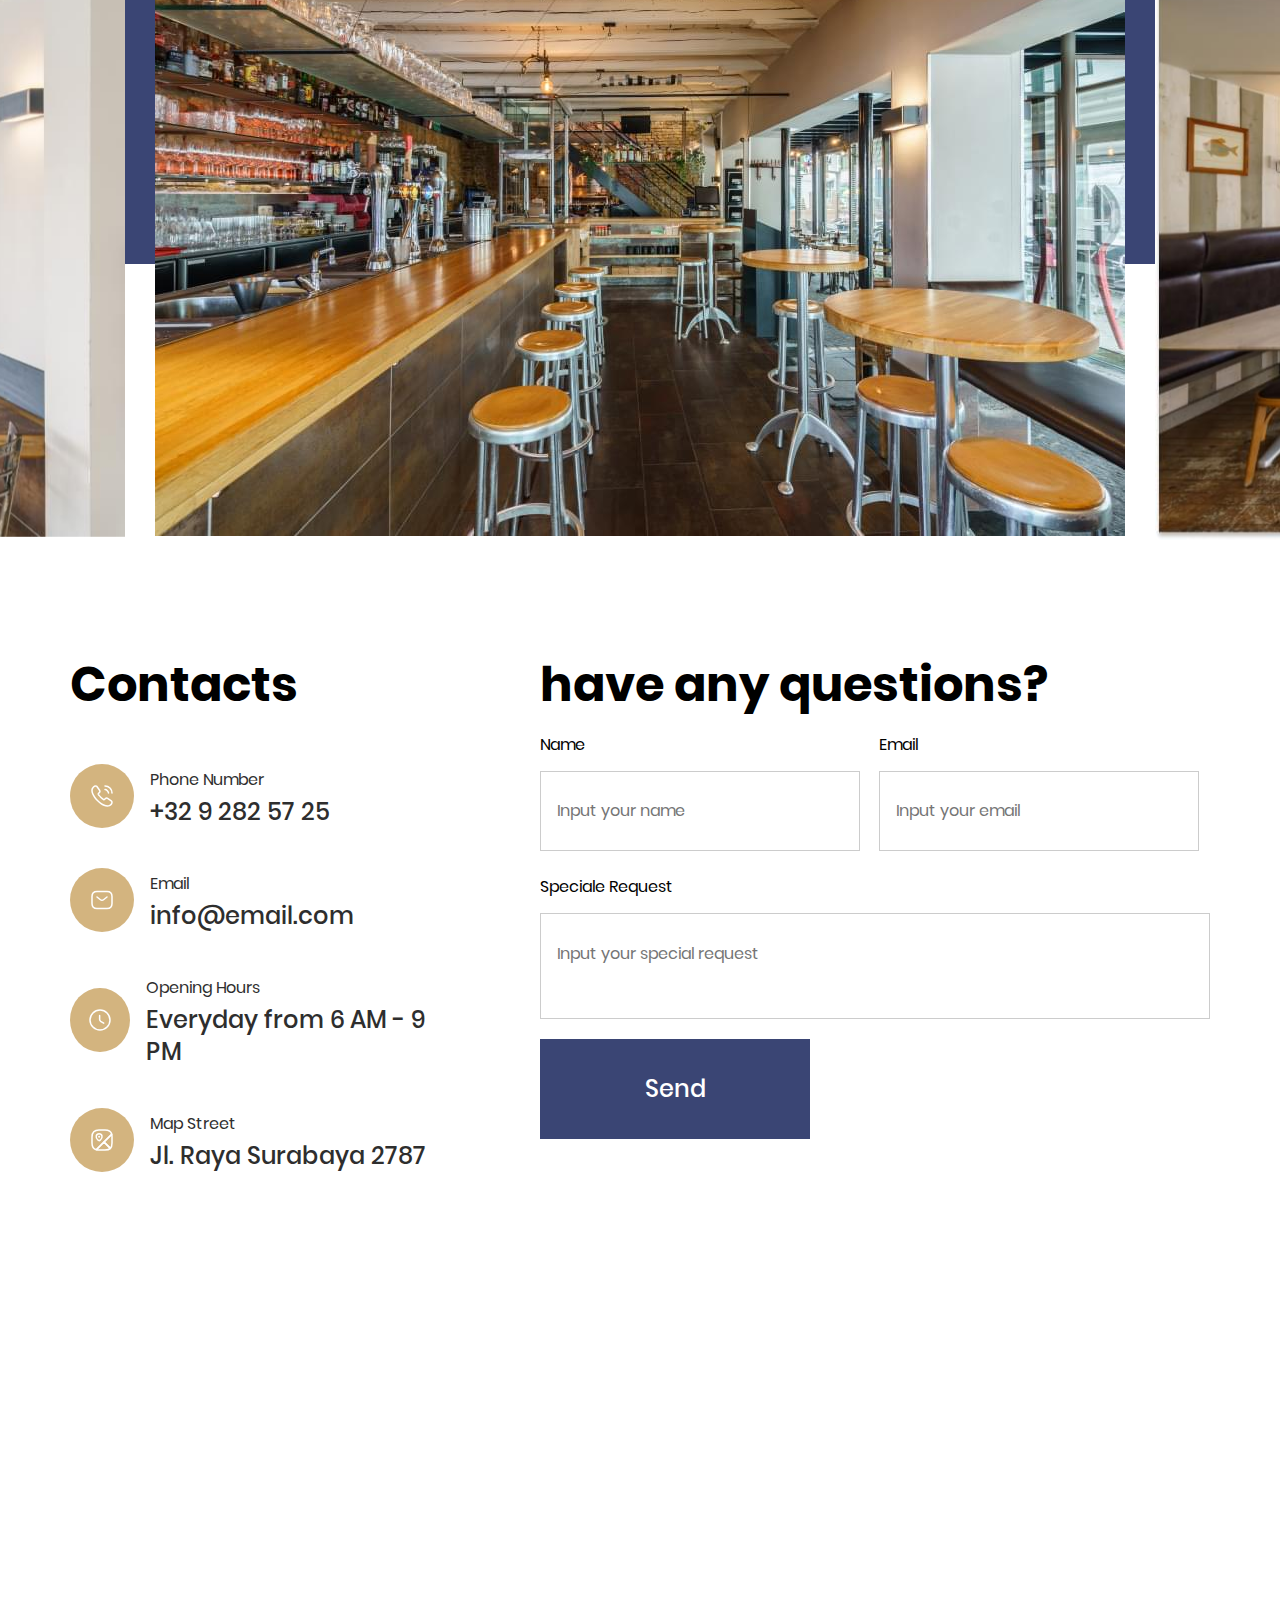
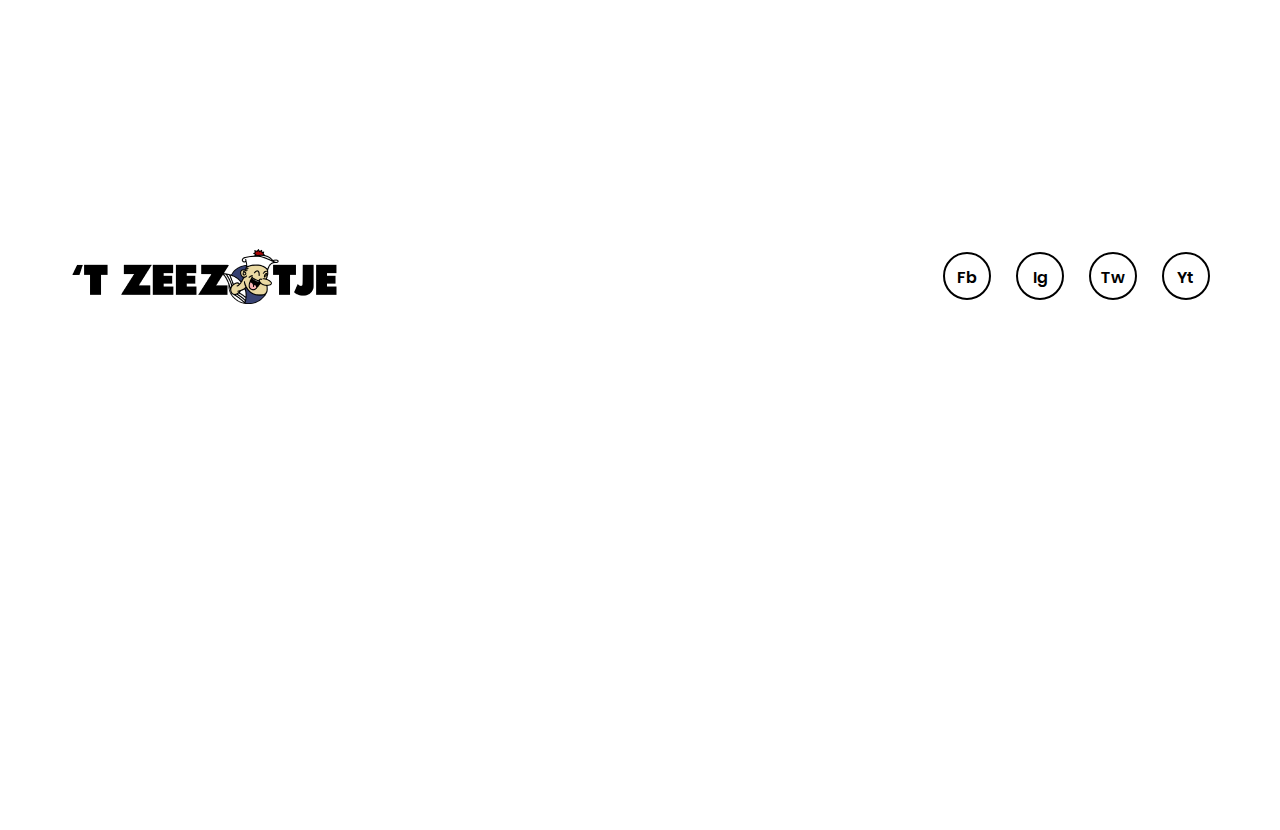
<file: tZeezotje/index.html>
<!DOCTYPE html><html lang="en"><head><meta charset="UTF-8"><meta http-equiv="X-UA-Compatible" content="IE=edge"><meta name="viewport" content="width=device-width,initial-scale=1"><link rel="stylesheet" href="css/style.min.css"><title>'t Zeezotje</title></head><body><section class="promo"><nav><ul class="mini__menu"><li class="mini__menu-list"><a href="#Àlacarte">À la carte</a></li><li class="mini__menu-list"><a href="#Wijnkaart">Wijnkaart</a></li><li class="mini__menu-list"><a href="#Lunchmenu">Lunchmenu</a></li><li class="mini__menu-list"><a href="#Contact">Contact</a></li><a href="tel:+3292825725"><img src="icons/call-calling.svg" alt="calling">+32 9 282 57 25</a><div class="socials"><div class="promo__social social socials-mini">Fb</div><div class="promo__social social socials-mini">Ig</div><div class="promo__social social socials-mini">Tw</div><div class="promo__social social socials-mini">Yt</div></div></ul></nav><div class="container"><header class="promo__header"><div class="promo__header-logo white"><a href="#"><img src="img/main_logo.png" alt="main logo"></a></div><div class="promo__header-logo black"><a href="#"><img src="img/logo_bottom.png" alt="main logo"></a></div><nav class="promo__header-menu"><ul class="promo__header-menu-items"><li class="promo__header-menu-item"><a href="#Àlacarte">À la carte</a></li><li class="promo__header-menu-item"><a href="#Wijnkaart">Wijnkaart</a></li><li class="promo__header-menu-item"><a href="#Lunchmenu">Lunchmenu</a></li><li class="promo__header-menu-item"><a href="#Contact">Contact</a></li></ul></nav><div class="promo__header-tel"><a href="tel:+3292825725"><img src="icons/call-calling.svg" alt="calling">+32 9 282 57 25</a></div><div class="promo__header-hamburger"><span></span> <span></span> <span></span></div></header><div class="promo__subtittle">OPEN EVERYDAY 6AM - 9PM</div><h1 class="promo__tittle">A bad day with lunch is better than a good day without it.</h1><div class="promo__contacts"><button class="promo__button btn">Reserve a table</button><div class="promo__socials socials"><div class="promo__social social">Fb</div><div class="promo__social social">Ig</div><div class="promo__social social">Tw</div><div class="promo__social social">Yt</div></div></div><div class="promo__img"><img src="img/tZeezotjeBG_light.jpg" alt="promo"></div></div></section><section id="Àlacarte" class="special"><div class="container"><div class="special__wrapper"><ul class="special__dates"><li class="special__date"><div class="special__date-tittle">Woensdag 12/01</div><div class="special__date-descr">Salade met Serrano <span class="special__date-round"></span><span class="special__date-round"></span><span class="special__date-round"></span> Steak Tartaar</div></li><hr><li class="special__date"><div class="special__date-tittle">Donderdag 13/01</div><div class="special__date-descr">Toast Roquefort <span class="special__date-round"></span><span class="special__date-round"></span><span class="special__date-round"></span> <span class="subdescr">Penne met Kip en Prei</span></div></li><hr><li class="special__date"><div class="special__date-tittle">Vrijdag 14/01</div><div class="special__date-descr">Verrassing van de Chef <span class="special__date-round"></span><span class="special__date-round"></span><span class="special__date-round"></span> Penne met Kip en Prei</div></li><hr><li class="special__date"><div class="special__date-tittle">Vrijdag 15/01</div><div class="special__date-descr">Verrassing van de Chef <span class="special__date-round"></span><span class="special__date-round"></span><span class="special__date-round"></span> Penne met Kip en Prei</div></li><hr><li class="special__date"><div class="special__date-tittle">Vrijdag 16/01</div><div class="special__date-descr">Verrassing van de Chef <span class="special__date-round"></span><span class="special__date-round"></span><span class="special__date-round"></span> Penne met Kip en Prei</div></li><hr></ul><div class="special__images"><div class="special__rect"></div><div class="special__stairs"><img src="img/special_img1.jpg" alt="stairs"></div><div class="special__table"><img src="img/special_img2.jpg" alt="table"></div></div></div></div></section><section id="Wijnkaart" class="carousel"><div class="container"><div class="swiper"><div class="swiper-wrapper"><div class="swiper-slide"><div class="carousel__image"><img src="img/quotes.png" alt=""></div><div class="carousel__tittle">Goede service, lekker eten, toffe ambiance</div><div class="carousel__descr">Lorem ipsum dolor sit amet, consetetur sadipscing elitr, sed diam nonumy eirmod tempor<br>invidunt ut labore et dolore magna aliquyam erat, sed diam voluptua. At vero eos et accusam et justo duo dolores et ea rebum. Stet clita kasd gubergren.</div><div class="carousel__subtittle">ALAIN HEYNDRICKX</div></div><div class="swiper-slide"><div class="carousel__image"><img src="img/quotes.png" alt=""></div><div class="carousel__tittle">Slide 2</div><div class="carousel__descr">Lorem ipsum dolor sit amet, consetetur sadipscing elitr, sed diam nonumy eirmod tempor<br>invidunt ut labore et dolore magna aliquyam erat, sed diam voluptua. At vero eos et accusam et justo duo dolores et ea rebum. Stet clita kasd gubergren.</div><div class="carousel__subtittle">ALAIN HEYNDRICKX</div></div><div class="swiper-slide"><div class="carousel__image"><img src="img/quotes.png" alt=""></div><div class="carousel__tittle">Slide 3</div><div class="carousel__descr">Lorem ipsum dolor sit amet, consetetur sadipscing elitr, sed diam nonumy eirmod tempor<br>invidunt ut labore et dolore magna aliquyam erat, sed diam voluptua. At vero eos et accusam et justo duo dolores et ea rebum. Stet clita kasd gubergren.</div><div class="carousel__subtittle">ALAIN HEYNDRICKX</div></div></div><div class="swiper-button-prev"></div><div class="swiper-button-next"></div><div class="swiper-pagination"></div></div></div></section><section id="Lunchmenu" class="dishes"><div class="container"><div class="dishes__item"><div class="dishes__text"><div class="dishes__tittle">LEKKER ETEN</div><hr><div class="dishes__descr">Eten gaat niet over indruk maken op mensen. Het gaat erom dat ze zich op hun gemak voelen. Dat is onze<br>filosofie, goed eten in een goede sfeer.</div></div><div class="dishes__image"><img src="img/meat.jpg" alt="meat"></div></div><div class="dishes__item"><div class="dishes__image"><img src="img/beer.jpg" alt="beer"></div><div class="dishes__text"><div class="dishes__tittle">TOFFE AMBIANCE</div><hr><div class="dishes__descr">Het creëren van de juiste sfeer is zeer belangrijk voor ons. We nemen onze tijd om te zorgen dat alle elementen bijdragen aan de juiste setting.</div></div></div><div class="dishes__item"><div class="dishes__text"><div class="dishes__tittle">LEKKERE COCKTAILS</div><hr><div class="dishes__descr">Ons doel is simpel: een gastvrije plek bieden waar u kunt genieten van een onvergetelijke cocktail, een goed gesprek en lekker eten.</div></div><div class="dishes__image"><img src="img/mojito.jpg" alt="mojito"></div></div></div></section><section class="photo"><div class="container"><div class="photo__head"><div class="photo__head-left"><div class="photo__tittle">Sfeerfoto's</div><div class="photo__descr">De beste manier om de sfeer te ervaren is eens langskomen.<br>In tussentijd hebben we hier alvast wat foto’s voor je klaar.</div></div><div class="photo__head-right"><div class="swiper-button-prev"></div><div class="swiper-button-next"></div></div></div></div><div class="swiper"><div class="swiper-wrapper"><div class="swiper-slide"><img src="img/porch.jpg" alt="porch"></div><div class="swiper-slide"><img src="img/bar.jpg" alt="bar"></div><div class="swiper-slide"><img src="img/hall.jpg" alt="hall"></div></div><div class="swiper-pagination"></div></div></section><section id="Contact" class="contacts"><div class="container"><div class="contacts__wrapper"><div class="contacts__info"><div class="contacts__tittle">Contacts</div><div class="contacts__item"><div class="contacts__icon-wrapper"><div class="contacts__icon"><img src="icons/call-callingContacts.svg" alt="icon"></div></div><div class="contacts__item-block"><div class="contacts__item-tittle">Phone Number</div><div class="contacts__item-descr"><a href="tel:+3292825725">+32 9 282 57 25</a></div></div></div><div class="contacts__item"><div class="contacts__icon-wrapper"><div class="contacts__icon"><img src="icons/email.svg" alt="icon"></div></div><div class="contacts__item-block"><div class="contacts__item-tittle">Email</div><div class="contacts__item-descr">info@email.com</div></div></div><div class="contacts__item"><div class="contacts__icon-wrapper"><div class="contacts__icon"><img src="icons/clock.svg" alt="icon"></div></div><div class="contacts__item-block"><div class="contacts__item-tittle">Opening Hours</div><div class="contacts__item-descr">Everyday from 6 AM - 9 PM</div></div></div><div class="contacts__item"><div class="contacts__icon-wrapper"><div class="contacts__icon"><img src="icons/map.svg" alt="icon"></div></div><div class="contacts__item-block"><div class="contacts__item-tittle">Map Street</div><div class="contacts__item-descr">Jl. Raya Surabaya 2787</div></div></div></div><div class="contacts__right-block"><div class="contacts__right-block-tittle">have any questions?</div><form action="#" class="contacts__form"><div class="contacts__inputs"><div class="contacts__input"><label for="name">Name</label> <input name="name" type="text" id="name" placeholder="Input your name"></div><div class="contacts__input"><label for="email">Email</label> <input name="email" type="email" id="email" placeholder="Input your email"></div></div><div class="contacts__textarea"><label for="text">Speciale Request</label> <textarea name="text" id="text" placeholder="Input your special request"></textarea></div><button class="contacts__button btn">Send</button></form></div></div></div></section><footer class="footer"><div class="container"><div class="footer__map"><iframe src="https://www.google.com/maps/embed?pb=!1m18!1m12!1m3!1d341036.3427112612!2d3.7898586874208635!3d50.927263226746!2m3!1f0!2f0!3f0!3m2!1i1024!2i768!4f13.1!3m3!1m2!1s0x47c37488761ca38f%3A0x5ac0cce1744acba!2zOTgyMCBNZXJlbGJla2UsINCR0LXQu9GM0LPQuNGP!5e0!3m2!1sru!2sru!4v1675609879047!5m2!1sru!2sru" width="100%" height="100%" style="border: 0" allowfullscreen="" loading="lazy" referrerpolicy="no-referrer-when-downgrade"></iframe></div><div class="footer__block"><div class="footer__logo"><a href="#"><img src="img/logo_bottom.png" alt="logo"></a></div><div class="footer__socials socials"><div class="footer__social social">Fb</div><div class="footer__social social">Ig</div><div class="footer__social social">Tw</div><div class="footer__social social">Yt</div></div></div></div></footer><div class="overlay"><div class="modal"><div class="modal__close">&times;</div><div class="modal__tittle">Fill out the form</div><div class="modal__subtittle">we will answer you</div><form class="feed-form" action="#"><input name="name" placeholder="Name" type="text" id="name"> <input name="phone" id="phone" placeholder="Phone"> <input name="email" id="email" placeholder="E-mail" type="email"> <textarea name="textarea" id="text" placeholder="Write something" type="text" style="resize: none"></textarea> <button class="button">Send</button></form></div><div class="modal__feed"><div class="modal__close">&times;</div><div class="modal__tittle">Thanks!</div><div class="modal__subtittle">We will reply to you as soon as possible</div></div></div><script src="js/jquery.min.js"></script><script src="js/swiper-bundle.min.js"></script><script src="js/script.js"></script></body></html>
</file>
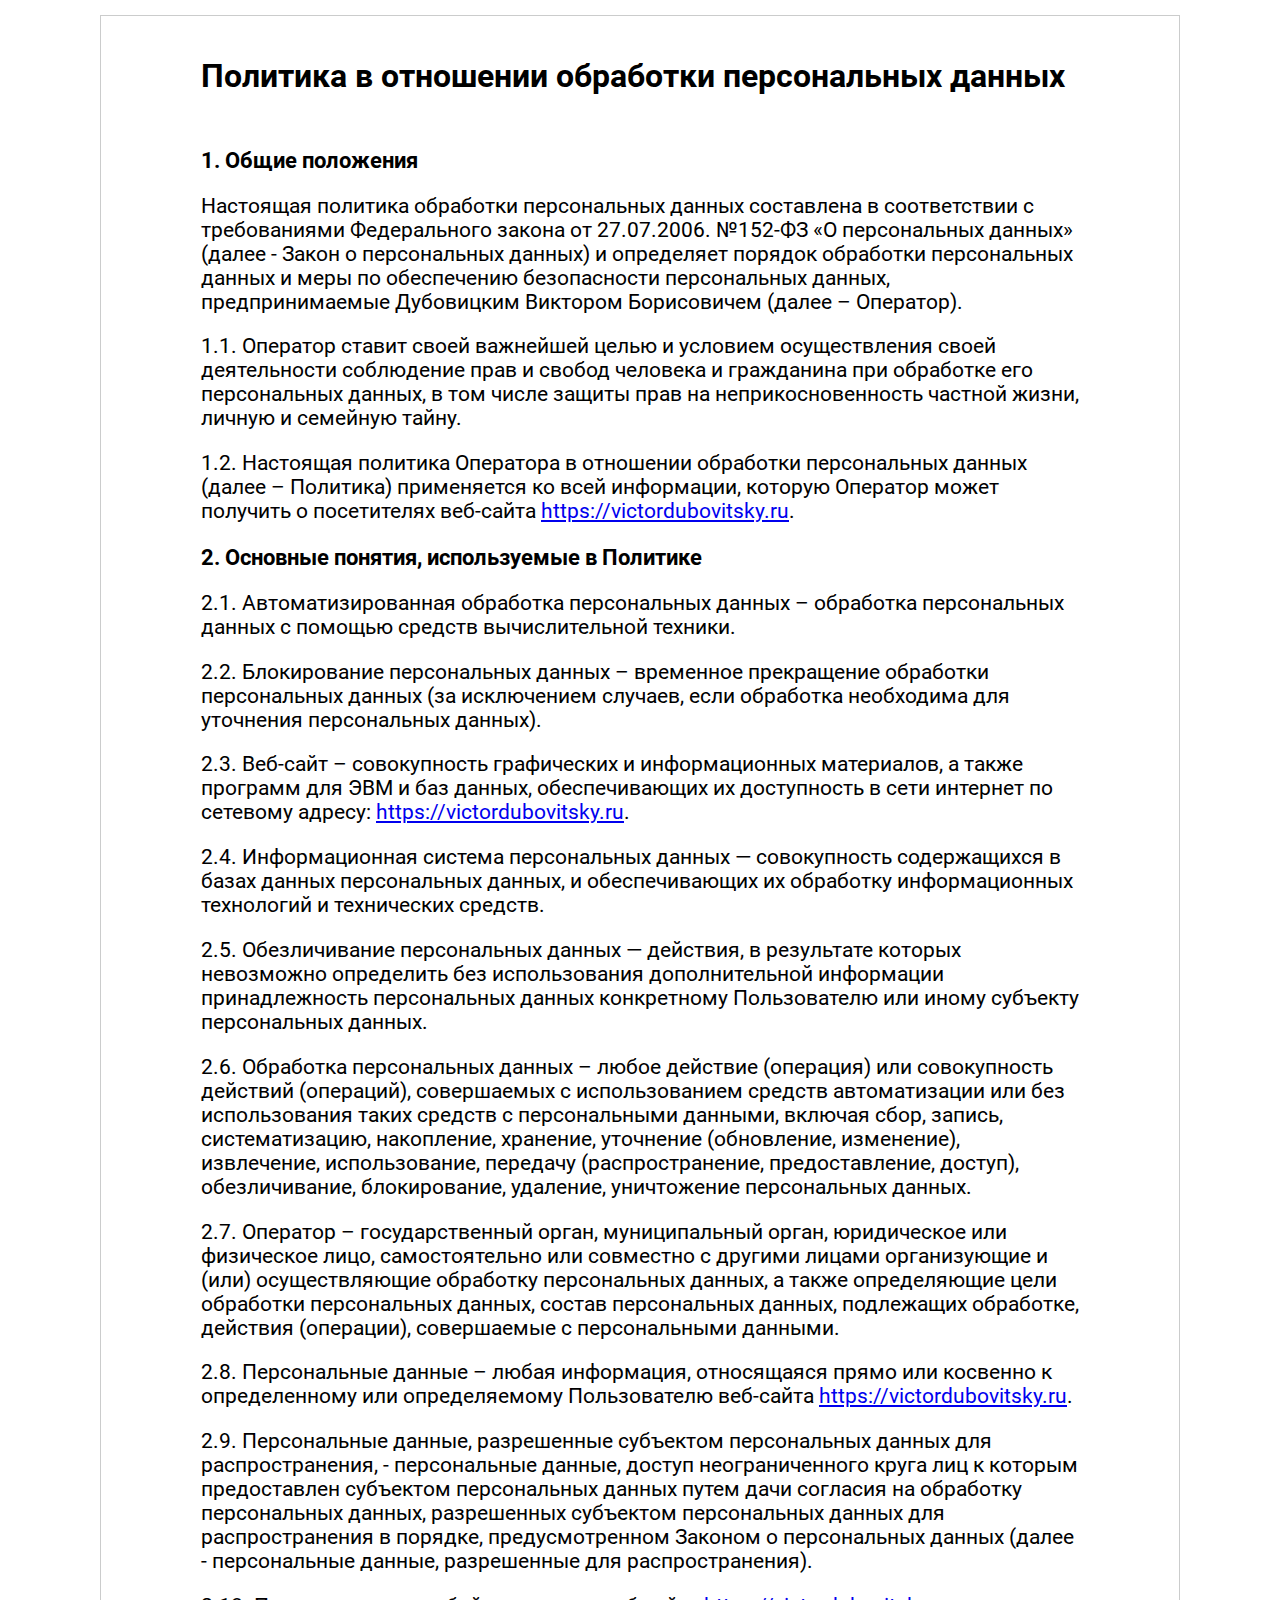
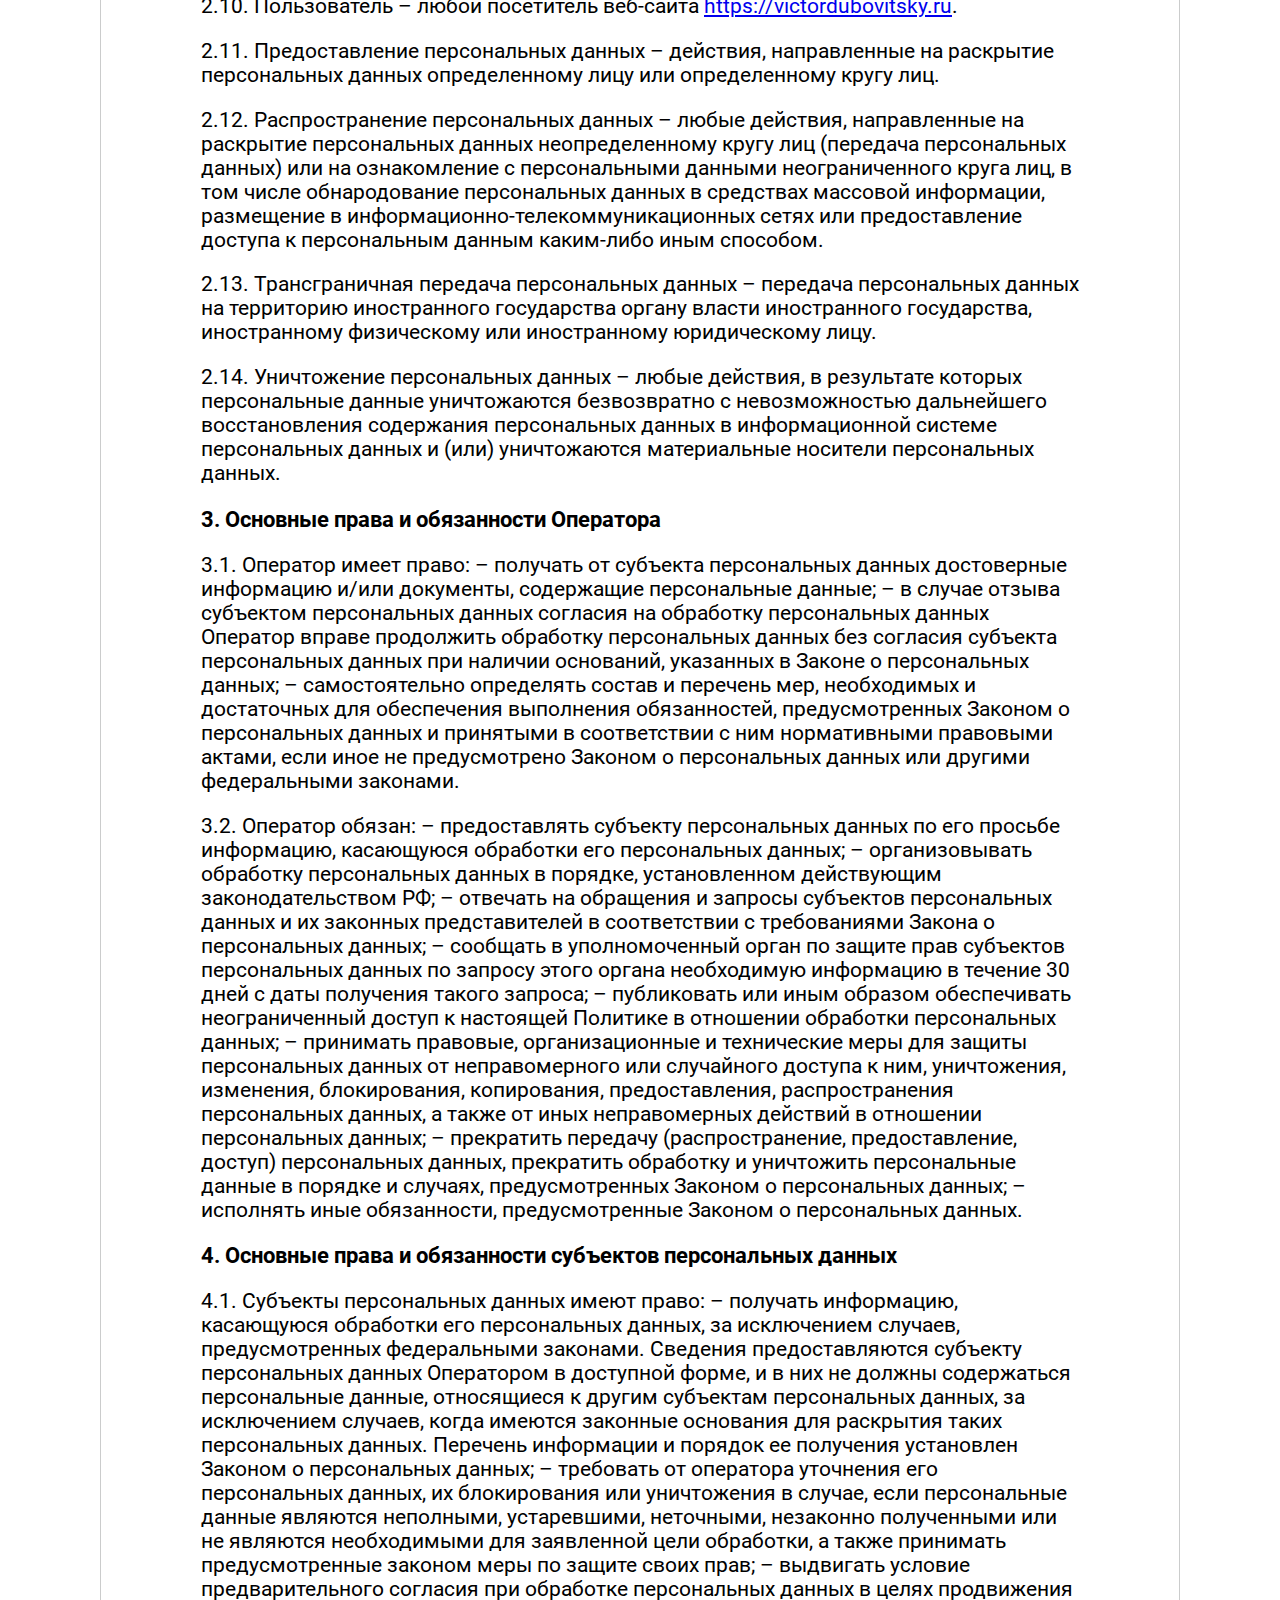
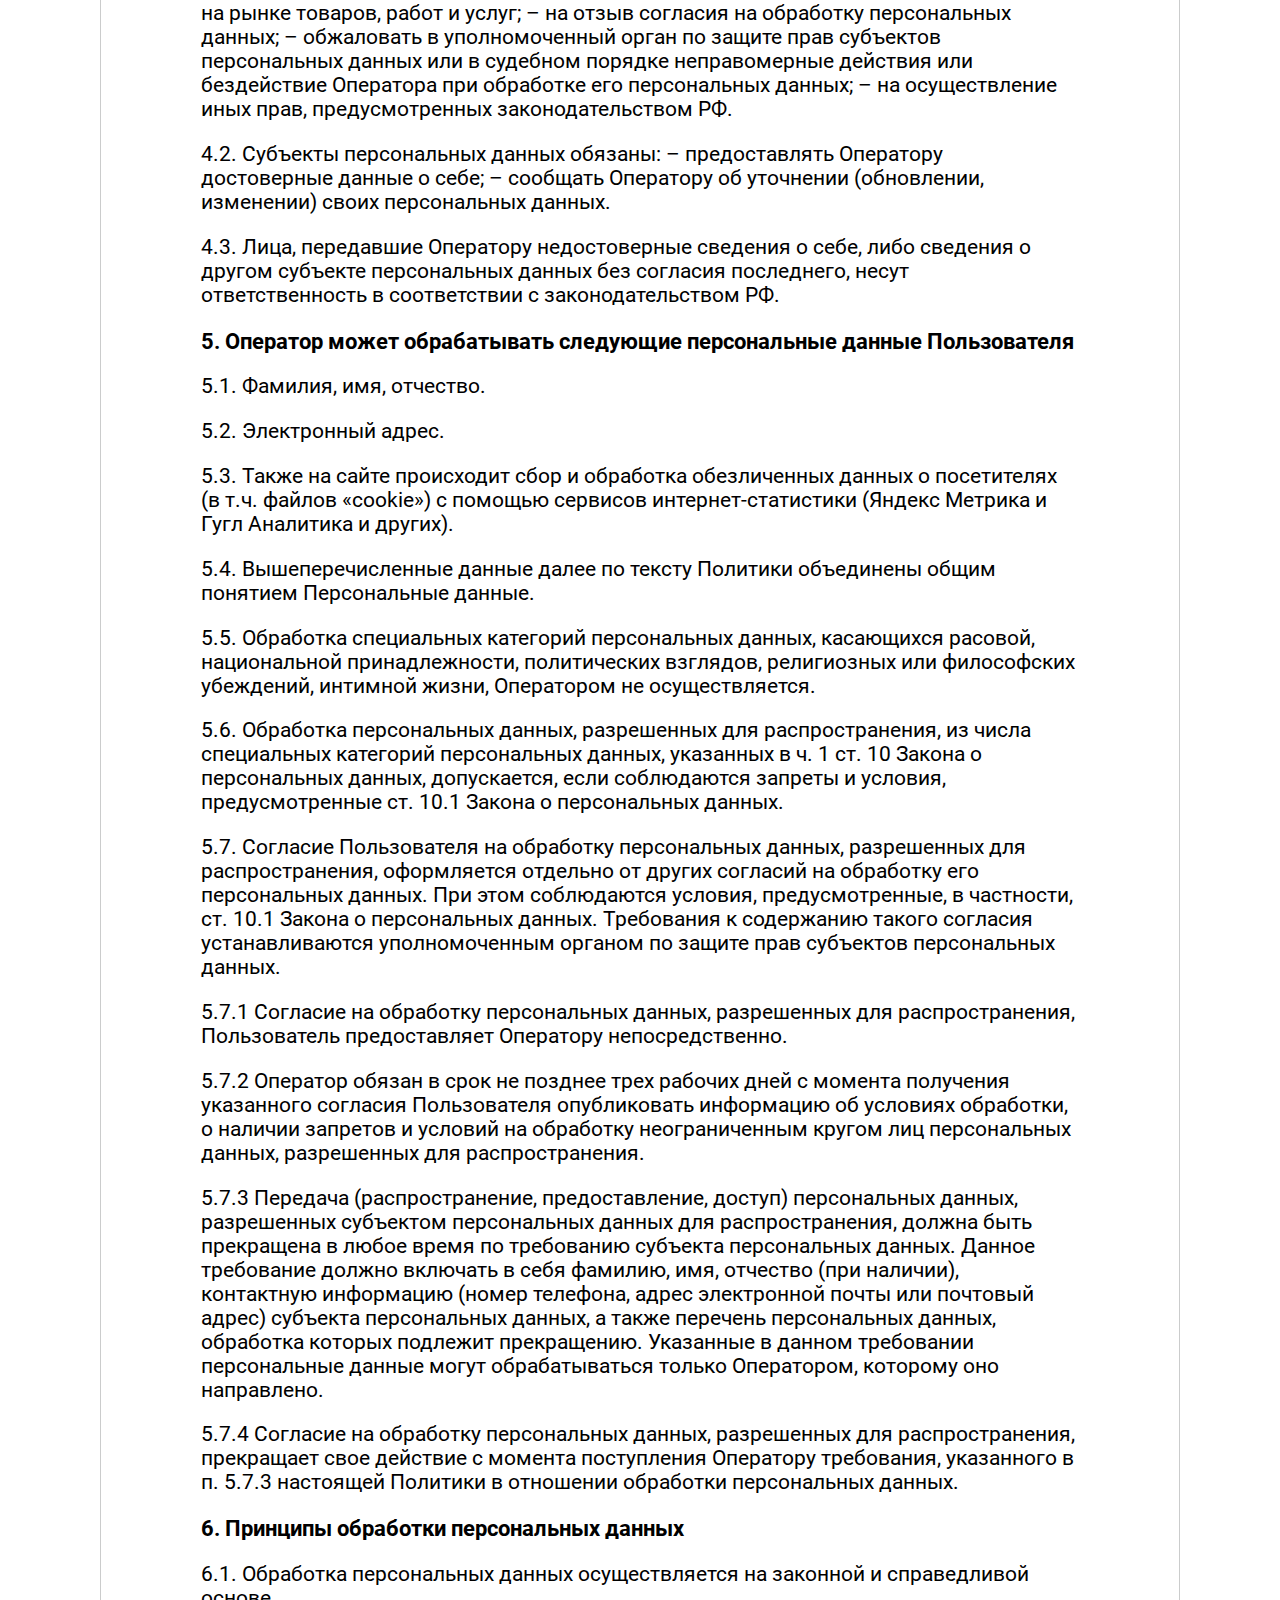
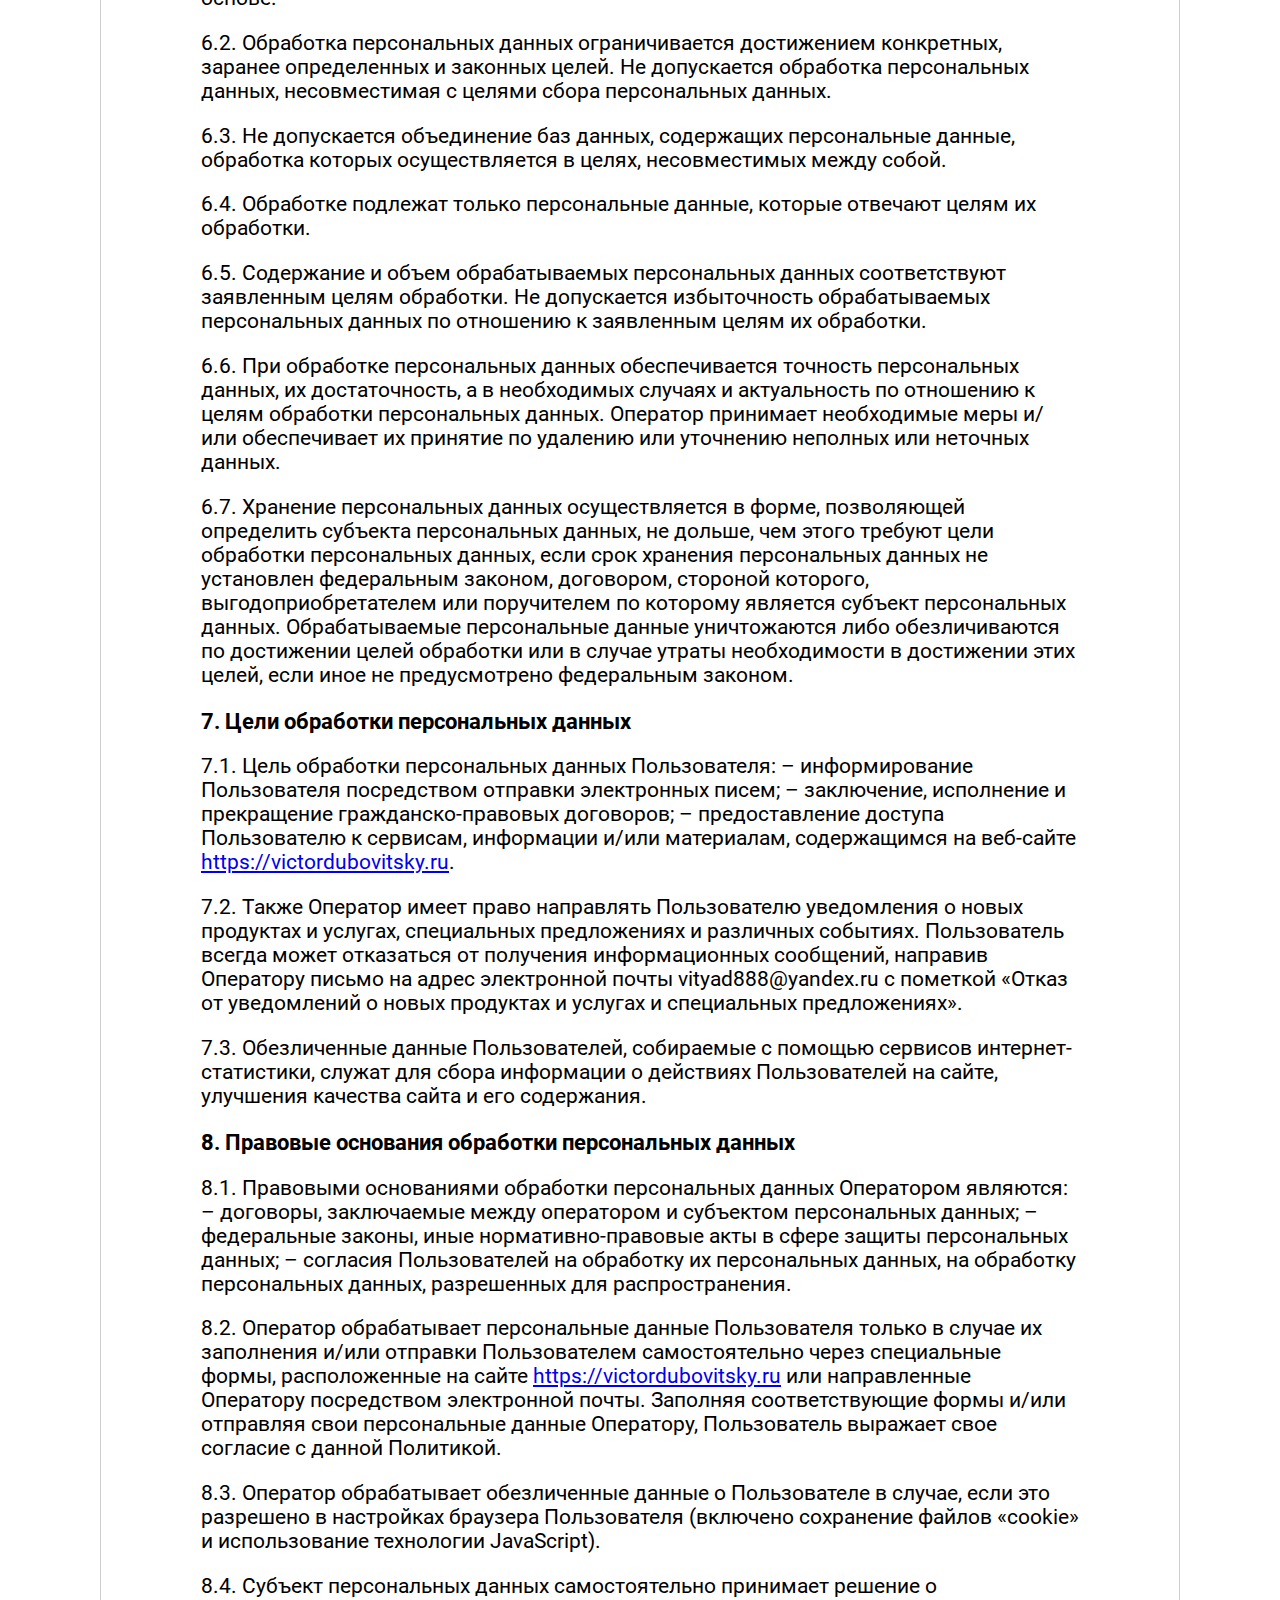
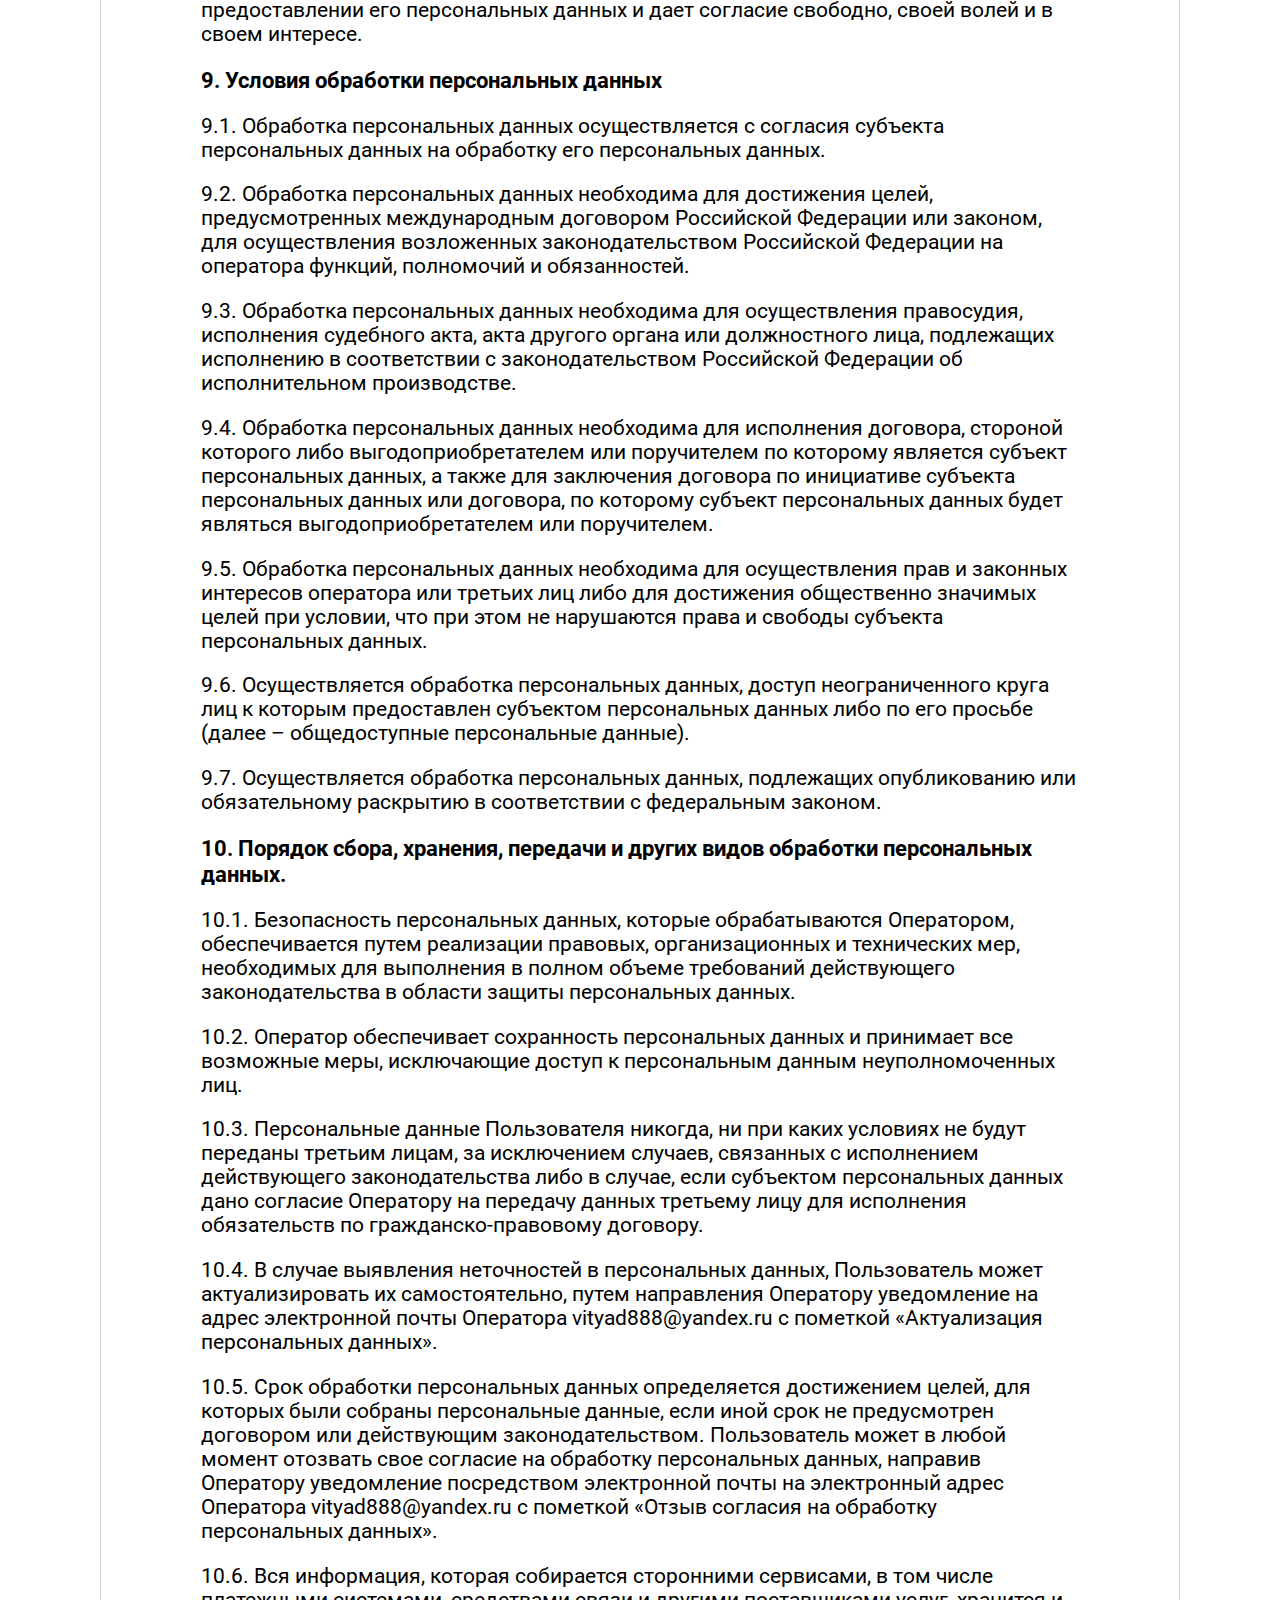
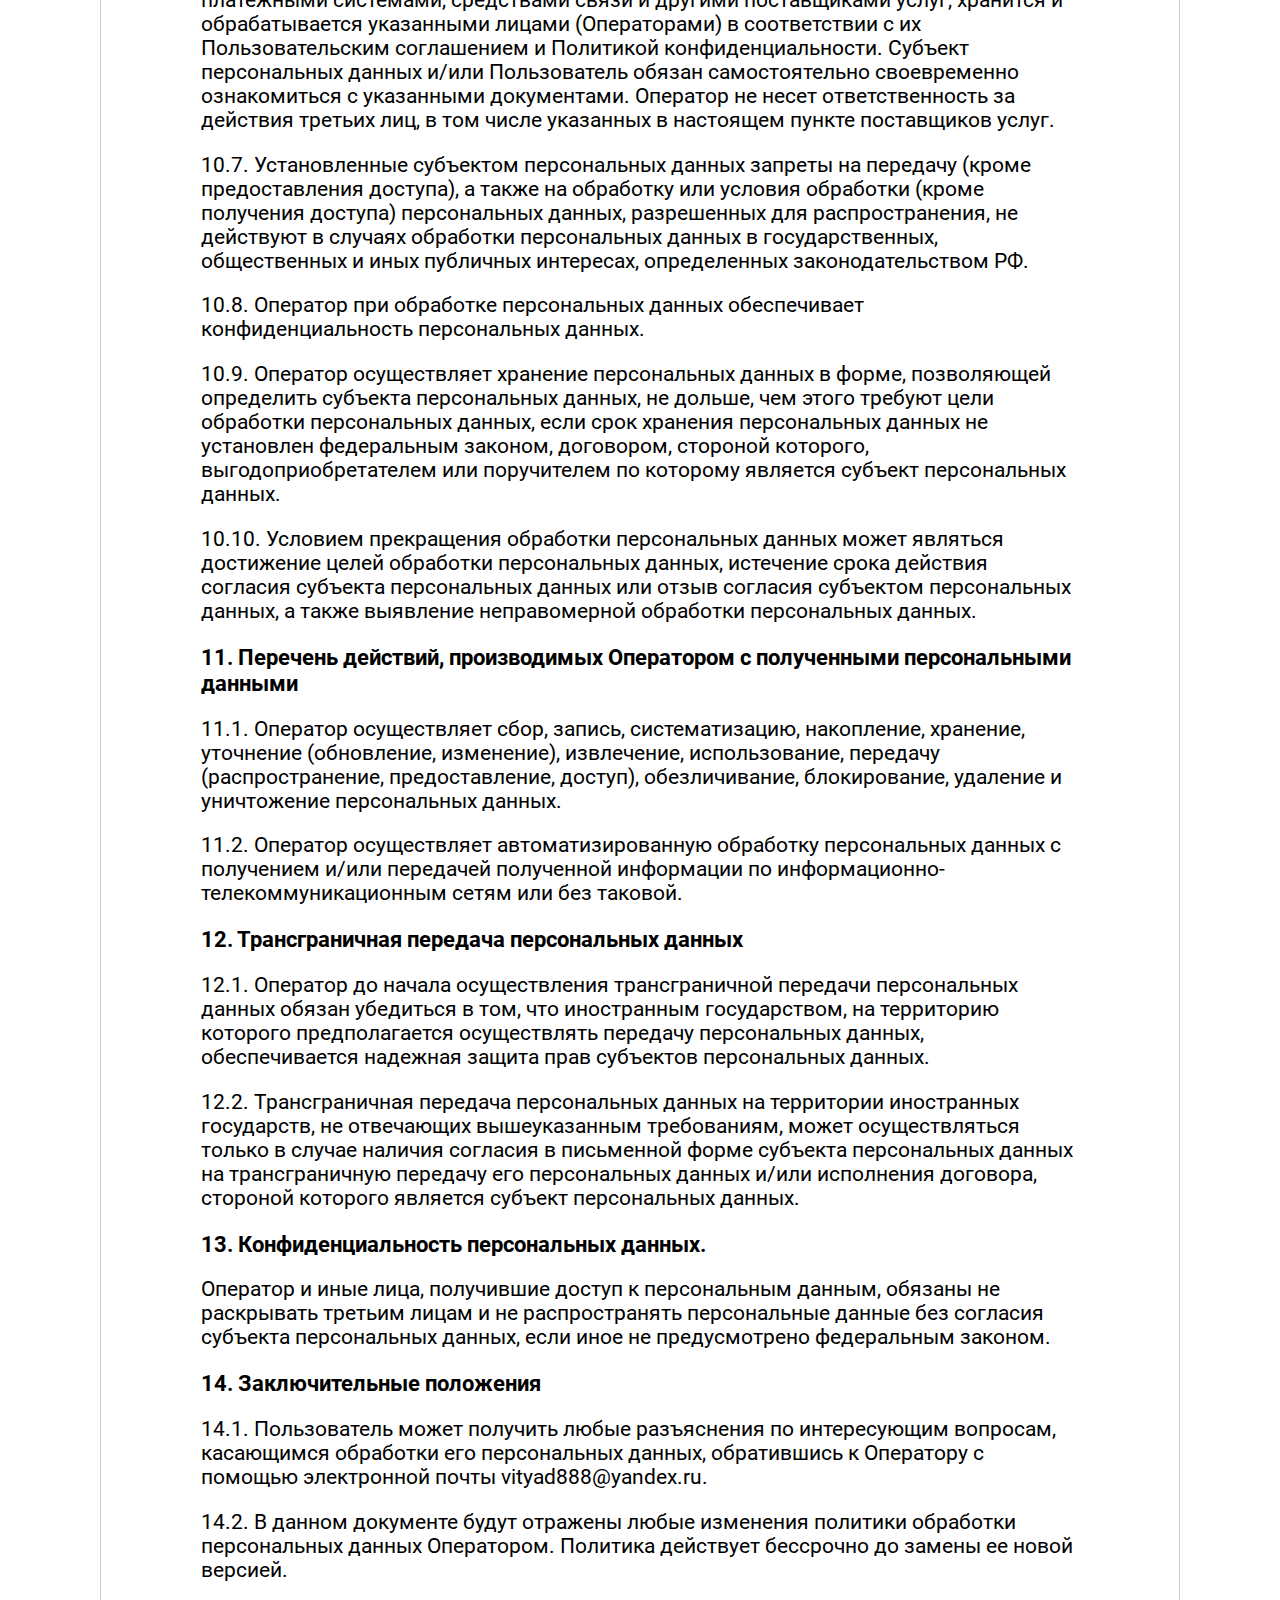
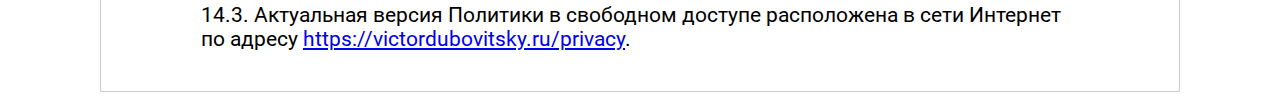
<file: policy.html>
<!DOCTYPE html><html lang="en"><head><meta charset="UTF-8"><meta http-equiv="X-UA-Compatible" content="IE=edge"><meta name="viewport" content="width=device-width,initial-scale=1"><title>Policy</title><link rel="stylesheet" href="css/style_policy.min.css"></head><body><h1>Политика в отношении обработки персональных данных</h1><h2>1. Общие положения</h2><p>Настоящая политика обработки персональных данных составлена в соответствии с требованиями Федерального закона от 27.07.2006. №152-ФЗ «О персональных данных» (далее - Закон о персональных данных) и определяет порядок обработки персональных данных и меры по обеспечению безопасности персональных данных, предпринимаемые Дубовицким Виктором Борисовичем (далее – Оператор).</p><p>1.1. Оператор ставит своей важнейшей целью и условием осуществления своей деятельности соблюдение прав и свобод человека и гражданина при обработке его персональных данных, в том числе защиты прав на неприкосновенность частной жизни, личную и семейную тайну.</p><p>1.2. Настоящая политика Оператора в отношении обработки персональных данных (далее – Политика) применяется ко всей информации, которую Оператор может получить о посетителях веб-сайта <a href="https://victordubovitsky.ru" alt="victordubovitsky.ru">https://victordubovitsky.ru</a>.</p><h2>2. Основные понятия, используемые в Политике</h2><p>2.1. Автоматизированная обработка персональных данных – обработка персональных данных с помощью средств вычислительной техники.</p><p>2.2. Блокирование персональных данных – временное прекращение обработки персональных данных (за исключением случаев, если обработка необходима для уточнения персональных данных).</p><p>2.3. Веб-сайт – совокупность графических и информационных материалов, а также программ для ЭВМ и баз данных, обеспечивающих их доступность в сети интернет по сетевому адресу: <a href="https://victordubovitsky.ru" alt="victordubovitsky.ru">https://victordubovitsky.ru</a>.</p><p>2.4. Информационная система персональных данных — совокупность содержащихся в базах данных персональных данных, и обеспечивающих их обработку информационных технологий и технических средств.</p><p>2.5. Обезличивание персональных данных — действия, в результате которых невозможно определить без использования дополнительной информации принадлежность персональных данных конкретному Пользователю или иному субъекту персональных данных.</p><p>2.6. Обработка персональных данных – любое действие (операция) или совокупность действий (операций), совершаемых с использованием средств автоматизации или без использования таких средств с персональными данными, включая сбор, запись, систематизацию, накопление, хранение, уточнение (обновление, изменение), извлечение, использование, передачу (распространение, предоставление, доступ), обезличивание, блокирование, удаление, уничтожение персональных данных.</p><p>2.7. Оператор – государственный орган, муниципальный орган, юридическое или физическое лицо, самостоятельно или совместно с другими лицами организующие и (или) осуществляющие обработку персональных данных, а также определяющие цели обработки персональных данных, состав персональных данных, подлежащих обработке, действия (операции), совершаемые с персональными данными.</p><p>2.8. Персональные данные – любая информация, относящаяся прямо или косвенно к определенному или определяемому Пользователю веб-сайта <a href="https://victordubovitsky.ru" alt="victordubovitsky.ru">https://victordubovitsky.ru</a>.</p><p>2.9. Персональные данные, разрешенные субъектом персональных данных для распространения, - персональные данные, доступ неограниченного круга лиц к которым предоставлен субъектом персональных данных путем дачи согласия на обработку персональных данных, разрешенных субъектом персональных данных для распространения в порядке, предусмотренном Законом о персональных данных (далее - персональные данные, разрешенные для распространения).</p><p>2.10. Пользователь – любой посетитель веб-сайта <a href="https://victordubovitsky.ru" alt="victordubovitsky.ru">https://victordubovitsky.ru</a>.</p><p>2.11. Предоставление персональных данных – действия, направленные на раскрытие персональных данных определенному лицу или определенному кругу лиц.</p><p>2.12. Распространение персональных данных – любые действия, направленные на раскрытие персональных данных неопределенному кругу лиц (передача персональных данных) или на ознакомление с персональными данными неограниченного круга лиц, в том числе обнародование персональных данных в средствах массовой информации, размещение в информационно-телекоммуникационных сетях или предоставление доступа к персональным данным каким-либо иным способом.</p><p>2.13. Трансграничная передача персональных данных – передача персональных данных на территорию иностранного государства органу власти иностранного государства, иностранному физическому или иностранному юридическому лицу.</p><p>2.14. Уничтожение персональных данных – любые действия, в результате которых персональные данные уничтожаются безвозвратно с невозможностью дальнейшего восстановления содержания персональных данных в информационной системе персональных данных и (или) уничтожаются материальные носители персональных данных.</p><h2>3. Основные права и обязанности Оператора</h2><p>3.1. Оператор имеет право: – получать от субъекта персональных данных достоверные информацию и/или документы, содержащие персональные данные; – в случае отзыва субъектом персональных данных согласия на обработку персональных данных Оператор вправе продолжить обработку персональных данных без согласия субъекта персональных данных при наличии оснований, указанных в Законе о персональных данных; – самостоятельно определять состав и перечень мер, необходимых и достаточных для обеспечения выполнения обязанностей, предусмотренных Законом о персональных данных и принятыми в соответствии с ним нормативными правовыми актами, если иное не предусмотрено Законом о персональных данных или другими федеральными законами.</p><p>3.2. Оператор обязан: – предоставлять субъекту персональных данных по его просьбе информацию, касающуюся обработки его персональных данных; – организовывать обработку персональных данных в порядке, установленном действующим законодательством РФ; – отвечать на обращения и запросы субъектов персональных данных и их законных представителей в соответствии с требованиями Закона о персональных данных; – сообщать в уполномоченный орган по защите прав субъектов персональных данных по запросу этого органа необходимую информацию в течение 30 дней с даты получения такого запроса; – публиковать или иным образом обеспечивать неограниченный доступ к настоящей Политике в отношении обработки персональных данных; – принимать правовые, организационные и технические меры для защиты персональных данных от неправомерного или случайного доступа к ним, уничтожения, изменения, блокирования, копирования, предоставления, распространения персональных данных, а также от иных неправомерных действий в отношении персональных данных; – прекратить передачу (распространение, предоставление, доступ) персональных данных, прекратить обработку и уничтожить персональные данные в порядке и случаях, предусмотренных Законом о персональных данных; – исполнять иные обязанности, предусмотренные Законом о персональных данных.</p><h2>4. Основные права и обязанности субъектов персональных данных</h2><p>4.1. Субъекты персональных данных имеют право: – получать информацию, касающуюся обработки его персональных данных, за исключением случаев, предусмотренных федеральными законами. Сведения предоставляются субъекту персональных данных Оператором в доступной форме, и в них не должны содержаться персональные данные, относящиеся к другим субъектам персональных данных, за исключением случаев, когда имеются законные основания для раскрытия таких персональных данных. Перечень информации и порядок ее получения установлен Законом о персональных данных; – требовать от оператора уточнения его персональных данных, их блокирования или уничтожения в случае, если персональные данные являются неполными, устаревшими, неточными, незаконно полученными или не являются необходимыми для заявленной цели обработки, а также принимать предусмотренные законом меры по защите своих прав; – выдвигать условие предварительного согласия при обработке персональных данных в целях продвижения на рынке товаров, работ и услуг; – на отзыв согласия на обработку персональных данных; – обжаловать в уполномоченный орган по защите прав субъектов персональных данных или в судебном порядке неправомерные действия или бездействие Оператора при обработке его персональных данных; – на осуществление иных прав, предусмотренных законодательством РФ.</p><p>4.2. Субъекты персональных данных обязаны: – предоставлять Оператору достоверные данные о себе; – сообщать Оператору об уточнении (обновлении, изменении) своих персональных данных.</p><p>4.3. Лица, передавшие Оператору недостоверные сведения о себе, либо сведения о другом субъекте персональных данных без согласия последнего, несут ответственность в соответствии с законодательством РФ.</p><h2>5. Оператор может обрабатывать следующие персональные данные Пользователя</h2><p>5.1. Фамилия, имя, отчество.</p><p>5.2. Электронный адрес.</p><p>5.3. Также на сайте происходит сбор и обработка обезличенных данных о посетителях (в т.ч. файлов «cookie») с помощью сервисов интернет-статистики (Яндекс Метрика и Гугл Аналитика и других).</p><p>5.4. Вышеперечисленные данные далее по тексту Политики объединены общим понятием Персональные данные.</p><p>5.5. Обработка специальных категорий персональных данных, касающихся расовой, национальной принадлежности, политических взглядов, религиозных или философских убеждений, интимной жизни, Оператором не осуществляется.</p><p>5.6. Обработка персональных данных, разрешенных для распространения, из числа специальных категорий персональных данных, указанных в ч. 1 ст. 10 Закона о персональных данных, допускается, если соблюдаются запреты и условия, предусмотренные ст. 10.1 Закона о персональных данных.</p><p>5.7. Согласие Пользователя на обработку персональных данных, разрешенных для распространения, оформляется отдельно от других согласий на обработку его персональных данных. При этом соблюдаются условия, предусмотренные, в частности, ст. 10.1 Закона о персональных данных. Требования к содержанию такого согласия устанавливаются уполномоченным органом по защите прав субъектов персональных данных.</p><p>5.7.1 Согласие на обработку персональных данных, разрешенных для распространения, Пользователь предоставляет Оператору непосредственно.</p><p>5.7.2 Оператор обязан в срок не позднее трех рабочих дней с момента получения указанного согласия Пользователя опубликовать информацию об условиях обработки, о наличии запретов и условий на обработку неограниченным кругом лиц персональных данных, разрешенных для распространения.</p><p>5.7.3 Передача (распространение, предоставление, доступ) персональных данных, разрешенных субъектом персональных данных для распространения, должна быть прекращена в любое время по требованию субъекта персональных данных. Данное требование должно включать в себя фамилию, имя, отчество (при наличии), контактную информацию (номер телефона, адрес электронной почты или почтовый адрес) субъекта персональных данных, а также перечень персональных данных, обработка которых подлежит прекращению. Указанные в данном требовании персональные данные могут обрабатываться только Оператором, которому оно направлено.</p><p>5.7.4 Согласие на обработку персональных данных, разрешенных для распространения, прекращает свое действие с момента поступления Оператору требования, указанного в п. 5.7.3 настоящей Политики в отношении обработки персональных данных.</p><h2>6. Принципы обработки персональных данных</h2><p>6.1. Обработка персональных данных осуществляется на законной и справедливой основе.</p><p>6.2. Обработка персональных данных ограничивается достижением конкретных, заранее определенных и законных целей. Не допускается обработка персональных данных, несовместимая с целями сбора персональных данных.</p><p>6.3. Не допускается объединение баз данных, содержащих персональные данные, обработка которых осуществляется в целях, несовместимых между собой.</p><p>6.4. Обработке подлежат только персональные данные, которые отвечают целям их обработки.</p><p>6.5. Содержание и объем обрабатываемых персональных данных соответствуют заявленным целям обработки. Не допускается избыточность обрабатываемых персональных данных по отношению к заявленным целям их обработки.</p><p>6.6. При обработке персональных данных обеспечивается точность персональных данных, их достаточность, а в необходимых случаях и актуальность по отношению к целям обработки персональных данных. Оператор принимает необходимые меры и/или обеспечивает их принятие по удалению или уточнению неполных или неточных данных.</p><p>6.7. Хранение персональных данных осуществляется в форме, позволяющей определить субъекта персональных данных, не дольше, чем этого требуют цели обработки персональных данных, если срок хранения персональных данных не установлен федеральным законом, договором, стороной которого, выгодоприобретателем или поручителем по которому является субъект персональных данных. Обрабатываемые персональные данные уничтожаются либо обезличиваются по достижении целей обработки или в случае утраты необходимости в достижении этих целей, если иное не предусмотрено федеральным законом.</p><h2>7. Цели обработки персональных данных</h2><p>7.1. Цель обработки персональных данных Пользователя: – информирование Пользователя посредством отправки электронных писем; – заключение, исполнение и прекращение гражданско-правовых договоров; – предоставление доступа Пользователю к сервисам, информации и/или материалам, содержащимся на веб-сайте <a href="https://victordubovitsky.ru" alt="victordubovitsky.ru">https://victordubovitsky.ru</a>.</p><p>7.2. Также Оператор имеет право направлять Пользователю уведомления о новых продуктах и услугах, специальных предложениях и различных событиях. Пользователь всегда может отказаться от получения информационных сообщений, направив Оператору письмо на адрес электронной почты vityad888@yandex.ru с пометкой «Отказ от уведомлений о новых продуктах и услугах и специальных предложениях».</p><p>7.3. Обезличенные данные Пользователей, собираемые с помощью сервисов интернет-статистики, служат для сбора информации о действиях Пользователей на сайте, улучшения качества сайта и его содержания.</p><h2>8. Правовые основания обработки персональных данных</h2><p>8.1. Правовыми основаниями обработки персональных данных Оператором являются: – договоры, заключаемые между оператором и субъектом персональных данных; – федеральные законы, иные нормативно-правовые акты в сфере защиты персональных данных; – согласия Пользователей на обработку их персональных данных, на обработку персональных данных, разрешенных для распространения.</p><p>8.2. Оператор обрабатывает персональные данные Пользователя только в случае их заполнения и/или отправки Пользователем самостоятельно через специальные формы, расположенные на сайте <a href="https://victordubovitsky.ru" alt="victordubovitsky.ru">https://victordubovitsky.ru</a> или направленные Оператору посредством электронной почты. Заполняя соответствующие формы и/или отправляя свои персональные данные Оператору, Пользователь выражает свое согласие с данной Политикой.</p><p>8.3. Оператор обрабатывает обезличенные данные о Пользователе в случае, если это разрешено в настройках браузера Пользователя (включено сохранение файлов «cookie» и использование технологии JavaScript).</p><p>8.4. Субъект персональных данных самостоятельно принимает решение о предоставлении его персональных данных и дает согласие свободно, своей волей и в своем интересе.</p><h2>9. Условия обработки персональных данных</h2><p>9.1. Обработка персональных данных осуществляется с согласия субъекта персональных данных на обработку его персональных данных.</p><p>9.2. Обработка персональных данных необходима для достижения целей, предусмотренных международным договором Российской Федерации или законом, для осуществления возложенных законодательством Российской Федерации на оператора функций, полномочий и обязанностей.</p><p>9.3. Обработка персональных данных необходима для осуществления правосудия, исполнения судебного акта, акта другого органа или должностного лица, подлежащих исполнению в соответствии с законодательством Российской Федерации об исполнительном производстве.</p><p>9.4. Обработка персональных данных необходима для исполнения договора, стороной которого либо выгодоприобретателем или поручителем по которому является субъект персональных данных, а также для заключения договора по инициативе субъекта персональных данных или договора, по которому субъект персональных данных будет являться выгодоприобретателем или поручителем.</p><p>9.5. Обработка персональных данных необходима для осуществления прав и законных интересов оператора или третьих лиц либо для достижения общественно значимых целей при условии, что при этом не нарушаются права и свободы субъекта персональных данных.</p><p>9.6. Осуществляется обработка персональных данных, доступ неограниченного круга лиц к которым предоставлен субъектом персональных данных либо по его просьбе (далее – общедоступные персональные данные).</p><p>9.7. Осуществляется обработка персональных данных, подлежащих опубликованию или обязательному раскрытию в соответствии с федеральным законом.</p><h2>10. Порядок сбора, хранения, передачи и других видов обработки персональных данных.</h2><p>10.1. Безопасность персональных данных, которые обрабатываются Оператором, обеспечивается путем реализации правовых, организационных и технических мер, необходимых для выполнения в полном объеме требований действующего законодательства в области защиты персональных данных.</p><p>10.2. Оператор обеспечивает сохранность персональных данных и принимает все возможные меры, исключающие доступ к персональным данным неуполномоченных лиц.</p><p>10.3. Персональные данные Пользователя никогда, ни при каких условиях не будут переданы третьим лицам, за исключением случаев, связанных с исполнением действующего законодательства либо в случае, если субъектом персональных данных дано согласие Оператору на передачу данных третьему лицу для исполнения обязательств по гражданско-правовому договору.</p><p>10.4. В случае выявления неточностей в персональных данных, Пользователь может актуализировать их самостоятельно, путем направления Оператору уведомление на адрес электронной почты Оператора vityad888@yandex.ru с пометкой «Актуализация персональных данных».</p><p>10.5. Срок обработки персональных данных определяется достижением целей, для которых были собраны персональные данные, если иной срок не предусмотрен договором или действующим законодательством. Пользователь может в любой момент отозвать свое согласие на обработку персональных данных, направив Оператору уведомление посредством электронной почты на электронный адрес Оператора vityad888@yandex.ru с пометкой «Отзыв согласия на обработку персональных данных».</p><p>10.6. Вся информация, которая собирается сторонними сервисами, в том числе платежными системами, средствами связи и другими поставщиками услуг, хранится и обрабатывается указанными лицами (Операторами) в соответствии с их Пользовательским соглашением и Политикой конфиденциальности. Субъект персональных данных и/или Пользователь обязан самостоятельно своевременно ознакомиться с указанными документами. Оператор не несет ответственность за действия третьих лиц, в том числе указанных в настоящем пункте поставщиков услуг.</p><p>10.7. Установленные субъектом персональных данных запреты на передачу (кроме предоставления доступа), а также на обработку или условия обработки (кроме получения доступа) персональных данных, разрешенных для распространения, не действуют в случаях обработки персональных данных в государственных, общественных и иных публичных интересах, определенных законодательством РФ.</p><p>10.8. Оператор при обработке персональных данных обеспечивает конфиденциальность персональных данных.</p><p>10.9. Оператор осуществляет хранение персональных данных в форме, позволяющей определить субъекта персональных данных, не дольше, чем этого требуют цели обработки персональных данных, если срок хранения персональных данных не установлен федеральным законом, договором, стороной которого, выгодоприобретателем или поручителем по которому является субъект персональных данных.</p><p>10.10. Условием прекращения обработки персональных данных может являться достижение целей обработки персональных данных, истечение срока действия согласия субъекта персональных данных или отзыв согласия субъектом персональных данных, а также выявление неправомерной обработки персональных данных.</p><h2>11. Перечень действий, производимых Оператором с полученными персональными данными</h2><p>11.1. Оператор осуществляет сбор, запись, систематизацию, накопление, хранение, уточнение (обновление, изменение), извлечение, использование, передачу (распространение, предоставление, доступ), обезличивание, блокирование, удаление и уничтожение персональных данных.</p><p>11.2. Оператор осуществляет автоматизированную обработку персональных данных с получением и/или передачей полученной информации по информационно-телекоммуникационным сетям или без таковой.</p><h2>12. Трансграничная передача персональных данных</h2><p>12.1. Оператор до начала осуществления трансграничной передачи персональных данных обязан убедиться в том, что иностранным государством, на территорию которого предполагается осуществлять передачу персональных данных, обеспечивается надежная защита прав субъектов персональных данных.</p><p>12.2. Трансграничная передача персональных данных на территории иностранных государств, не отвечающих вышеуказанным требованиям, может осуществляться только в случае наличия согласия в письменной форме субъекта персональных данных на трансграничную передачу его персональных данных и/или исполнения договора, стороной которого является субъект персональных данных.</p><h2>13. Конфиденциальность персональных данных.</h2><p>Оператор и иные лица, получившие доступ к персональным данным, обязаны не раскрывать третьим лицам и не распространять персональные данные без согласия субъекта персональных данных, если иное не предусмотрено федеральным законом.</p><h2>14. Заключительные положения</h2><p>14.1. Пользователь может получить любые разъяснения по интересующим вопросам, касающимся обработки его персональных данных, обратившись к Оператору с помощью электронной почты vityad888@yandex.ru.</p><p>14.2. В данном документе будут отражены любые изменения политики обработки персональных данных Оператором. Политика действует бессрочно до замены ее новой версией.</p><p>14.3. Актуальная версия Политики в свободном доступе расположена в сети Интернет по адресу <a href="https://victordubovitsky.ru/privacy" alt="victordubovitsky.ru">https://victordubovitsky.ru/privacy</a>.</p></body></html>
</file>
<file: css/style.min.css>
/*!
 * Bootstrap Reboot v5.1.3 (https://getbootstrap.com/)
 * Copyright 2011-2021 The Bootstrap Authors
 * Copyright 2011-2021 Twitter, Inc.
 * Licensed under MIT (https://github.com/twbs/bootstrap/blob/main/LICENSE)
 * Forked from Normalize.css, licensed MIT (https://github.com/necolas/normalize.css/blob/master/LICENSE.md)
 */:root{--bs-blue:#0d6efd;--bs-indigo:#6610f2;--bs-purple:#6f42c1;--bs-pink:#d63384;--bs-red:#dc3545;--bs-orange:#fd7e14;--bs-yellow:#ffc107;--bs-green:#198754;--bs-teal:#20c997;--bs-cyan:#0dcaf0;--bs-white:#fff;--bs-gray:#6c757d;--bs-gray-dark:#343a40;--bs-gray-100:#f8f9fa;--bs-gray-200:#e9ecef;--bs-gray-300:#dee2e6;--bs-gray-400:#ced4da;--bs-gray-500:#adb5bd;--bs-gray-600:#6c757d;--bs-gray-700:#495057;--bs-gray-800:#343a40;--bs-gray-900:#212529;--bs-primary:#0d6efd;--bs-secondary:#6c757d;--bs-success:#198754;--bs-info:#0dcaf0;--bs-warning:#ffc107;--bs-danger:#dc3545;--bs-light:#f8f9fa;--bs-dark:#212529;--bs-primary-rgb:13,110,253;--bs-secondary-rgb:108,117,125;--bs-success-rgb:25,135,84;--bs-info-rgb:13,202,240;--bs-warning-rgb:255,193,7;--bs-danger-rgb:220,53,69;--bs-light-rgb:248,249,250;--bs-dark-rgb:33,37,41;--bs-white-rgb:255,255,255;--bs-black-rgb:0,0,0;--bs-body-color-rgb:33,37,41;--bs-body-bg-rgb:255,255,255;--bs-font-sans-serif:system-ui,-apple-system,"Segoe UI",Roboto,"Helvetica Neue",Arial,"Noto Sans","Liberation Sans",sans-serif,"Apple Color Emoji","Segoe UI Emoji","Segoe UI Symbol","Noto Color Emoji";--bs-font-monospace:SFMono-Regular,Menlo,Monaco,Consolas,"Liberation Mono","Courier New",monospace;--bs-gradient:linear-gradient( 180deg, rgba(255, 255, 255, 0.15), rgba(255, 255, 255, 0) );--bs-body-font-family:var(--bs-font-sans-serif);--bs-body-font-size:1rem;--bs-body-font-weight:400;--bs-body-line-height:1.5;--bs-body-color:#212529;--bs-body-bg:#fff}*,::after,::before{box-sizing:border-box}@media(prefers-reduced-motion:no-preference){:root{scroll-behavior:smooth}}body{margin:0;font-family:var(--bs-body-font-family);font-size:var(--bs-body-font-size);font-weight:var(--bs-body-font-weight);line-height:var(--bs-body-line-height);color:var(--bs-body-color);text-align:var(--bs-body-text-align);background-color:var(--bs-body-bg);-webkit-text-size-adjust:100%;-webkit-tap-highlight-color:transparent}hr{margin:1rem 0;color:inherit;background-color:currentColor;border:0;opacity:.25}hr:not([size]){height:1px}h1,h2,h3,h4,h5,h6{margin-top:0;margin-bottom:.5rem;font-weight:500;line-height:1.2}h1{font-size:calc(1.375rem + 1.5vw)}@media(min-width:1200px){h1{font-size:2.5rem}}h2{font-size:calc(1.325rem + .9vw)}@media(min-width:1200px){h2{font-size:2rem}}h3{font-size:calc(1.3rem + .6vw)}@media(min-width:1200px){h3{font-size:1.75rem}}h4{font-size:calc(1.275rem + .3vw)}@media(min-width:1200px){h4{font-size:1.5rem}}h5{font-size:1.25rem}h6{font-size:1rem}p{margin-top:0;margin-bottom:1rem}abbr[data-bs-original-title],abbr[title]{-webkit-text-decoration:underline dotted;text-decoration:underline dotted;cursor:help;-webkit-text-decoration-skip-ink:none;text-decoration-skip-ink:none}address{margin-bottom:1rem;font-style:normal;line-height:inherit}ol,ul{padding-left:2rem}dl,ol,ul{margin-top:0;margin-bottom:1rem}ol ol,ol ul,ul ol,ul ul{margin-bottom:0}dt{font-weight:700}dd{margin-bottom:.5rem;margin-left:0}blockquote{margin:0 0 1rem}b,strong{font-weight:bolder}small{font-size:.875em}mark{padding:.2em;background-color:#fcf8e3}sub,sup{position:relative;font-size:.75em;line-height:0;vertical-align:baseline}sub{bottom:-.25em}sup{top:-.5em}a{color:#0d6efd;text-decoration:underline}a:hover{color:#0a58ca}a:not([href]):not([class]),a:not([href]):not([class]):hover{color:inherit;text-decoration:none}code,kbd,pre,samp{font-family:var(--bs-font-monospace);font-size:1em;direction:ltr;unicode-bidi:bidi-override}pre{display:block;margin-top:0;margin-bottom:1rem;overflow:auto;font-size:.875em}pre code{font-size:inherit;color:inherit;word-break:normal}code{font-size:.875em;color:#d63384;word-wrap:break-word}a>code{color:inherit}kbd{padding:.2rem .4rem;font-size:.875em;color:#fff;background-color:#212529;border-radius:.2rem}kbd kbd{padding:0;font-size:1em;font-weight:700}figure{margin:0 0 1rem}img,svg{vertical-align:middle}table{caption-side:bottom;border-collapse:collapse}caption{padding-top:.5rem;padding-bottom:.5rem;color:#6c757d;text-align:left}th{text-align:inherit;text-align:-webkit-match-parent}tbody,td,tfoot,th,thead,tr{border-color:inherit;border-style:solid;border-width:0}label{display:inline-block}button{border-radius:0}button:focus:not(:focus-visible){outline:0}button,input,optgroup,select,textarea{margin:0;font-family:inherit;font-size:inherit;line-height:inherit}button,select{text-transform:none}[role=button]{cursor:pointer}select{word-wrap:normal}select:disabled{opacity:1}[list]::-webkit-calendar-picker-indicator{display:none}[type=button],[type=reset],[type=submit],button{-webkit-appearance:button}[type=button]:not(:disabled),[type=reset]:not(:disabled),[type=submit]:not(:disabled),button:not(:disabled){cursor:pointer}::-moz-focus-inner{padding:0;border-style:none}textarea{resize:vertical}fieldset{min-width:0;padding:0;margin:0;border:0}legend{float:left;width:100%;padding:0;margin-bottom:.5rem;font-size:calc(1.275rem + .3vw);line-height:inherit}@media(min-width:1200px){legend{font-size:1.5rem}}legend+*{clear:left}::-webkit-datetime-edit-day-field,::-webkit-datetime-edit-fields-wrapper,::-webkit-datetime-edit-hour-field,::-webkit-datetime-edit-minute,::-webkit-datetime-edit-month-field,::-webkit-datetime-edit-text,::-webkit-datetime-edit-year-field{padding:0}::-webkit-inner-spin-button{height:auto}[type=search]{outline-offset:-2px;-webkit-appearance:textfield}::-webkit-search-decoration{-webkit-appearance:none}::-webkit-color-swatch-wrapper{padding:0}::-webkit-file-upload-button{font:inherit}::file-selector-button{font:inherit}::-webkit-file-upload-button{font:inherit;-webkit-appearance:button}output{display:inline-block}iframe{border:0}summary{display:list-item;cursor:pointer}progress{vertical-align:baseline}[hidden]{display:none!important}@font-face{font-family:Raleway;font-display:swap;src:url(../fonts/Raleway-Medium.eot);src:url(../fonts/Raleway-Medium.eot?#iefix) format("embedded-opentype"),url(../fonts/Raleway-Medium.woff) format("woff"),url(../fonts/Raleway-Medium.ttf) format("truetype");font-weight:500;font-style:normal}@font-face{font-family:Raleway;font-display:swap;src:url(../fonts/Raleway-Bold.eot);src:url(../fonts/Raleway-Bold.eot?#iefix) format("embedded-opentype"),url(../fonts/Raleway-Bold.woff) format("woff"),url(../fonts/Raleway-Bold.ttf) format("truetype");font-weight:700;font-style:normal}@font-face{font-family:Roboto;src:url(../fonts/Roboto-Bold.eot);src:url(../fonts/Roboto-Bold.eot?#iefix) format("embedded-opentype"),url(../fonts/Roboto-Bold.woff) format("woff"),url(../fonts/Roboto-Bold.ttf) format("truetype");font-weight:700;font-style:normal}@font-face{font-family:Roboto;src:url(../fonts/Roboto-Regular.eot);src:url(../fonts/Roboto-Regular.eot?#iefix) format("embedded-opentype"),url(../fonts/Roboto-Regular.woff) format("woff"),url(../fonts/Roboto-Regular.ttf) format("truetype");font-weight:500;font-style:normal}*{font-family:Raleway,sans-serif;margin:0;padding:0}.container{width:1140px;margin:0 auto}.divider{width:60px;height:3px;background-color:red;margin:25px auto 0 auto}.promo{position:relative}.promo__greeting-wrapper{position:relative;width:280px;height:60px;margin:20px auto}.promo__greeting-shadow{height:58px;width:241px;position:absolute;left:17px;transform:skewX(-30deg) rotate(-2deg);border:1px solid #000;border-radius:5px;background:#000}.promo__greeting-bg{height:52px;width:248px;position:absolute;left:0;top:3px;background-color:red;transform:skewX(345deg);border:1px solid #000;border-radius:5px}.promo__greeting{width:255px;height:60px;position:absolute;top:-4px}.promo__greeting h3{font-size:26px;font-weight:700;margin:0;text-align:center;font-weight:700;line-height:60px;margin:0;color:#fff;text-shadow:1px 1px 3px #000}.promo__img{display:none;height:100%;position:absolute;top:0;left:-5%}.promo__img img{display:block;margin:0 auto;height:100%}.promo__subtittle{position:relative;padding-left:10px;z-index:0}.promo__subtittle::before{content:"";position:absolute;top:-25%;left:0;width:36px;height:36px;background:red;border-radius:100%;z-index:-1}.promo__subtittle::before{box-shadow:3px -1px 0 1px #000}.promo__tittle{display:block;margin:0 auto;width:545px;font-weight:700;font-size:36px;line-height:60px;color:#fff;text-shadow:1px 1px 4px #000}.promo__tittle-fz16{font-size:16px;line-height:24px}.promo__tittle-fz48{margin-top:10px;font-size:35px;line-height:60px}.promo__btns{position:relative;margin:25px auto;display:flex;width:295px;align-items:baseline;justify-content:space-between;text-align:center}.promo__btn-left-shadow{height:49px;width:129px;position:absolute;left:13px;top:-1px;transform:skewX(-30deg) rotate(-2deg);border:1px solid #000;border-radius:5px;background:#000}.promo__btn-left-bg{width:135px;height:45px;padding:12px 25px;position:absolute;background:red;transform:skewX(345deg);border:1px solid #000;border-radius:5px}.promo__btn-right-shadow{height:49px;width:129px;position:absolute;left:173px;top:-1px;transform:skewX(-30deg) rotate(-2deg);border:1px solid #000;border-radius:5px;background:#000}.promo__btn-right-bg{width:135px;height:45px;padding:12px 25px;position:absolute;left:160px;background:red;transform:skewX(345deg);border:1px solid #000;border-radius:5px}.promo__link{font-weight:700;font-size:14px;line-height:21px;z-index:0;text-decoration:none;color:#fff;text-shadow:1px 1px 2px #000}.promo__link:hover{color:#000;text-shadow:none;text-decoration:none}.btn{min-width:135px;min-height:45px;padding:12px 25px;border-radius:5px}.sidepanel{position:fixed;top:150px;right:50px;display:flex;flex-direction:column;justify-content:space-between;align-items:center;height:340px;z-index:3}.sidepanel__divider{width:2px;height:70px;background-color:#000}.sidepanel__text{width:25px;height:150px;font-weight:700;font-size:16px;line-height:24px}.sidepanel__text span{width:150px;display:block;transform:rotate(90deg) translate(70px,62px)}.sidepanel__link{transform:rotate(90deg)}.hamburger{position:absolute;top:20px;right:30px;height:21px;display:flex;flex-direction:column;justify-content:space-between;align-items:flex-end;cursor:pointer}.hamburger span{display:block;width:30px;height:3px;background-color:#151812}.hamburger span.long{width:36px}.menu{position:fixed;top:0;left:100%;width:100%;height:100vh;z-index:10;visibility:hidden;opacity:0;transition:all 1s}.menu.active{left:0;visibility:visible;opacity:1;transition:all .6s}.menu__block{position:relative;width:345px;float:right;background:linear-gradient(223deg,#000254 30px,#b70000 100%);height:100%;padding-top:140px;padding-left:40px;transition:all .6s;z-index:10;border-top-left-radius:100px;border-bottom-left-radius:100px}.menu__close{position:absolute;top:25px;right:24px;cursor:pointer}.menu__close:hover svg path{fill:#fff;stroke:#000}.menu__list{list-style-type:none;padding-left:25px;perspective-origin:0 50%;perspective:500px}.menu__link{position:relative;width:250px;font-weight:700;font-size:20px;line-height:36px;margin-bottom:15px;transition-duration:.7s;border-radius:20px}.menu__link:hover{background:linear-gradient(-223deg,#000294 30px,#000254 100%);z-index:-1;padding-left:15px;width:250px}.menu__link:before{content:"";position:absolute;left:-35px;top:10px;width:15px;height:15px;border-radius:100%;border:1px solid #000;transition:all .6s;background-color:#fff}.menu__link:hover::before{background-color:#0004ad;transform:none}.menu__link a{display:block;width:100%;color:#fff;text-decoration:none;text-shadow:1px 1px 2px #000}.menu__social{width:90px;position:absolute;bottom:50px;left:50%;transform:translateX(-50%);display:flex;justify-content:space-between;align-items:center}.menu__social a svg{max-width:20px;max-height:20px}.menu__social a:hover svg path{fill:#fff}.menu__overlay{position:fixed;top:0;left:0;width:100%;height:100%;background-color:#fff;opacity:.75}.about{padding-top:30px}.about__wrapper{display:grid;grid-template-columns:400px 670px;grid-template-rows:minmax(245px,auto) minmax(245px,auto);grid-auto-rows:minmax(245px,auto);-moz-column-gap:70px;column-gap:70px;row-gap:20px}.about__img{grid-row:1/3;align-self:start}.about__img img{width:100%;height:100%;-o-object-fit:contain;object-fit:contain}.about__descr{padding-top:6px}.about__descr .divider{margin:0}.about__descr-tittle{position:relative;padding:1px 0 0 12px;font-size:16px;line-height:24px;font-weight:700;text-shadow:1px 1px 3px #000;color:#fff}.about__descr-tittle::before{content:"";position:absolute;top:-25%;left:0;width:95px;height:36px;background:linear-gradient(223deg,#0004ad 30px,#fff 100%);border-radius:5px;z-index:-1}.about__descr-subtittle{font-size:36px;line-height:60px;font-weight:700}.about__descr-text{font-size:14px;line-height:21px;margin-top:20px}.about__skills{display:grid;grid-template:repeat(2,minmax(115px,auto))/repeat(2,260px);grid-auto-rows:1fr;-moz-column-gap:50px;column-gap:50px;row-gap:1 0}.about__skill-item{display:grid;grid-template-columns:40px 200px;-moz-column-gap:20px;column-gap:20px}.about__skill-icon{position:relative;padding:15px 0 0 15px}.about__skill-icon::before{content:"";position:absolute;top:-25%;left:0;width:36px;height:36px;background:red;border-radius:100%;z-index:-1}.about__skill-icon:before{top:0}.about__skill-icon img{width:35px}.about__skill-tittle{font-weight:700;font-size:14px;line-height:21px}.about__skill-text{margin-top:6px;font-weight:500;font-size:12px;line-height:18px}.about__skill-text-link a{text-decoration:none;color:red;font-size:15px;font-weight:700}.resume{padding-top:70px}.resume__tittle{position:relative;text-align:center;font-weight:700;font-size:16px;line-height:24px;text-shadow:1px 1px 3px #000;color:#fff}.resume__tittle::before{content:"";position:absolute;top:-25%;left:0;width:95px;height:36px;background:linear-gradient(223deg,#0004ad 30px,#fff 100%);border-radius:5px;z-index:-1}.resume__tittle::before{top:-6px;left:50%;transform:translateX(-50%)}.resume__subtittle{text-align:center;font-weight:700;font-size:36px;line-height:60px}.resume__wrapper{padding:60px 65px 0 65px;display:grid;grid-template-columns:repeat(2,425px);-moz-column-gap:135px;column-gap:135px}.resume__column-tittle{position:relative;padding-left:35px;font-weight:700;font-size:20px;line-height:30px}.resume__column-tittle::before{content:"";position:absolute;width:15px;height:15px;background:red;border-radius:100%;top:50%;left:-7px;transform:translateY(-50%)}.resume__column ul{padding:0;list-style-type:none}.resume__column ul li{position:relative}.resume__column ul li::after{content:"";width:1px;height:calc(100% + 16px);position:absolute;top:-16px;left:0;background-color:#000}.resume__item{position:relative}.resume__item::before{content:"";height:1px;width:45px;position:absolute;top:62px;background-color:#000}.resume__item-tittle{font-weight:700;font-size:14px;line-height:21px;margin-bottom:0}.resume__item-subtittle{margin-top:5px;font-weight:500;font-size:12px;line-height:18px}.resume__item-head{position:relative;padding:45px 0 0 100px}.resume__item-body{padding-left:43px;margin-top:12px;font-weight:500;font-size:12px;line-height:18px}.resume__item-icon{position:absolute;top:45px;left:45px}.resume__item-icon::before{content:"";position:absolute;top:-25%;left:0;width:36px;height:36px;background:red;border-radius:100%;z-index:-1}.resume__item-icon img{position:absolute;top:14px;left:17px}#netology{width:63px}#netology img{width:100%;top:12px;left:4px}.skills{padding-top:120px}.skills__tittle{position:relative;text-align:center;font-weight:700;font-size:16px;line-height:24px;text-shadow:1px 1px 3px #000;color:#fff}.skills__tittle::before{content:"";position:absolute;top:-25%;left:0;width:95px;height:36px;background:linear-gradient(223deg,#0004ad 30px,#fff 100%);border-radius:5px;z-index:-1}.skills__tittle::before{position:absolute;left:50%;transform:translateX(-50%)}.skills__subtittle{margin-top:6px;text-align:center;font-weight:700;font-size:36px;line-height:60px}.skills__item-wrapper{margin-top:60px;display:grid;grid-template-columns:repeat(5,auto);grid-template-rows:repeat(5,auto);gap:13px;justify-content:center}.skills__item{display:flex;justify-content:center;align-items:center;flex-direction:column;width:150px;height:150px;padding:10px;position:relative}.skills__item-icon{width:70px}.skills__item-icon img{width:100%}.skills__item-cover{width:270px;height:270px;position:absolute;top:-1px;left:-1px;transition:all 1s;background:rgba(0,0,0,.8)}.skills__item-cover img{width:270px;height:270px}.skills__item-cover:hover{opacity:0}.skills__item-tittle{margin-top:20px;font-weight:700;font-size:14px;line-height:21px;text-align:center}.skills__item-descr{margin-top:15px;font-weight:500;font-size:12px;line-height:18px}.skills__ranges-wrapper{margin-top:120px;display:flex;justify-content:space-between;flex-wrap:wrap}.skills__range{position:relative;width:350px;margin-bottom:30px}.skills__range-tittle{margin-left:14px;font-weight:700;font-size:14px;line-height:21px}.skills__range-tittle::before{content:"";position:absolute;top:-25%;left:0;width:36px;height:36px;background:red;border-radius:100%;z-index:-1}.skills__range-tittle::before{top:-14%;left:0}.skills__range-counter{position:absolute;left:100%;top:-1px;transform:translateX(-100%);font-weight:500;font-size:14px;line-height:21px}.skills__range-band{margin-top:27px;width:350px;height:14px;background:#e8e4de;border-radius:4px}.skills__range-band span{display:block;height:100%;background:linear-gradient(223deg,#0004ad 30px,#fff 100%);border-radius:4px}.portfolio{padding-top:120px}.portfolio__tittle{position:relative;text-align:center;font-weight:700;font-size:16px;line-height:24px;text-shadow:1px 1px 3px #000;color:#fff}.portfolio__tittle::before{content:"";position:absolute;top:-25%;left:0;width:95px;height:36px;background:linear-gradient(223deg,#0004ad 30px,#fff 100%);border-radius:5px;z-index:-1}.portfolio__tittle::before{position:absolute;left:50%;transform:translateX(-50%)}.portfolio__subtittle{margin-top:6px;text-align:center;font-weight:700;font-size:36px;line-height:60px}.portfolio__wrapper{margin-top:60px;display:grid;grid-template:repeat(2,280px)/repeat(4,280px);grid-auto-rows:280px;gap:5px}.portfolio__wrapper .vertical{grid-row:1/3;grid-column:4/5}.portfolio__wrapper .horizontal{grid-row:2/3;grid-column:2/4}.portfolio__item{position:relative;transition:all linear .4s}.portfolio__item img{width:100%}.portfolio__item:hover{filter:grayscale(100%);transform:scale(1.03)}.portfolio__item-span{text-decoration:underline;display:flex;justify-content:center;align-items:end;width:100%;height:100%;position:absolute;font-size:13px;font-weight:700;color:#fafafa;text-shadow:1px 1px 2px #000;padding:10px;transition:all .6s}.portfolio__item-descr{display:flex;justify-content:center;align-items:center;width:100%;height:100%;position:absolute;font-size:28px;font-weight:700;color:#fff700;text-shadow:0 0 10px #540000;padding:10px;transition:all .6s}.price{padding-top:60px}.price__tittle{position:relative;text-align:center;font-weight:700;font-size:16px;line-height:24px;text-shadow:0 0 3px #fff}.price__tittle::before{content:"";position:absolute;top:-25%;left:0;width:36px;height:36px;background:red;border-radius:100%;z-index:-1}.price__tittle::before{position:absolute;left:50%;transform:translateX(-50%)}.price__wrapper{margin-top:60px;padding:0 60px;display:grid;grid-template:minmax(45px,auto)/repeat(2,365px);grid-auto-rows:minmax(45px,auto);justify-content:space-between}.price__item{position:relative;margin-top:15px;display:grid;grid-template:repeat(2,minmax(21px,auto))/repeat(2,auto);row-gap:5px;padding-left:25px}.price__item::before{content:"";width:15px;height:15px;background-color:red;border-radius:100%;position:absolute;top:5px}.price__item-tittle{position:relative;font-weight:700;font-size:14px;line-height:21px}.price__item-int{font-weight:700;font-size:14px;line-height:21px;justify-self:end}.price__item-descr{margin-top:5px;font-weight:500;font-size:12px;line-height:18px;grid-row:2/3;grid-column:1/3}.contacts{padding:120px 0 90px 0}.contacts__wrapper{padding:0 35px 0 25px;display:grid;grid-template-columns:600px;justify-content:center}.contacts__photo img{width:100%;height:100%}.contacts__descr{padding-top:6px}.contacts__descr .divider{margin:0}.contacts__descr-tittle{position:relative;padding:1px 0 0 12px;text-shadow:1px 1px 3px #000;color:#fff;font-size:16px;line-height:24px;font-weight:700}.contacts__descr-tittle::before{content:"";position:absolute;top:-25%;left:0;width:95px;height:36px;background:linear-gradient(223deg,#0004ad 30px,#fff 100%);border-radius:5px;z-index:-1}.contacts__descr-subtittle{font-size:36px;line-height:60px;font-weight:700}.contacts__social,.contacts__text{margin-top:20px;font-weight:700;font-size:14px;line-height:21px}.contacts__link{margin-right:25px}.contacts__link img{max-width:35px;max-height:35px}.contacts__form{margin-top:30px;display:grid;grid-template:45px 190px 45px/repeat(2,280px);justify-content:space-between;row-gap:27px}.contacts__form label{display:block;position:absolute;top:-9px;left:12px;height:18px;padding:0 8px;background-color:#fff;font-size:12px;margin-bottom:0}.contacts__input{position:relative}.contacts__input input{width:100%;height:100%;padding:0 20px;font-size:12px;font-weight:500;border:1px solid #000}.contacts__textarea{position:relative;grid-column:1/3}.contacts__textarea textarea{width:100%;height:100%;resize:none;padding:20px;font-size:12px;border:1px solid #000}.contacts__btn{transition:all linear .5s;border:none;font-weight:700;font-size:14px;line-height:21px;background:#0004ad;color:#fff;text-shadow:1px 1px 2px #000}.contacts__btn:hover{background:red;text-shadow:1px 1px 2px #000;transition:all linear .5s}.contacts__btn:active{box-shadow:inset 1px 1px 20px #000,0 0 10px gray}.contacts__triggers{position:relative;grid-column:1/3;display:grid;grid-template-columns:repeat(2,auto);-moz-column-gap:35px;column-gap:35px}.contacts__policy{font-weight:500;font-size:12px;line-height:18px;display:flex;align-items:center}.contacts__policy input{margin-right:10px}label.error{position:absolute;top:-28px;color:#fff;background:red;border-radius:5px;border:1px solid #000;text-align:center}#checkbox-error{top:-15px;left:50%}.modal__overlay{display:none;position:fixed;top:0;width:100%;height:100%;background-color:rgba(0,0,0,.56)}.modal__overlay .modal{position:absolute;top:50%;left:50%;transform:translate(-50%,-50%);width:350px;background:#e1e1e1;padding:38px 40px 40px 40px;border:1px solid #fff;border-radius:5px;z-index:5}.modal__overlay .modal__close{position:absolute;top:7px;right:16px;font-size:41px;line-height:21px;color:red;cursor:pointer}.modal__overlay .modal__close:hover{color:#00008b}.modal__overlay .modal__tittle{font-weight:700;font-size:18px;text-align:center;color:#4b4b4b}.modal__overlay .modal__descr{margin-top:25px;font-weight:500;font-size:14px;text-align:center;color:#0d0d0d}@media(max-width:1300px){.sidepanel{display:none}}@media(max-width:1200px){.container{max-width:960px}.about__wrapper{grid-template-columns:400px 520px;-moz-column-gap:40px;column-gap:40px}.about__skills{grid-template:repeat(2,minmax(115px,auto))/repeat(2,250px);-moz-column-gap:20px;column-gap:20px}.about__skill-item{grid-template-columns:40px 195px;-moz-column-gap:15px;column-gap:15px}.resume__wrapper{grid-template-columns:repeat(2,370px);-moz-column-gap:90px;column-gap:90px}.skills__ranges-wrapper{justify-content:space-around}.portfolio__wrapper{grid-template-columns:repeat(auto-fit,280px);grid-auto-rows:280px;justify-content:space-around;row-gap:35px}.portfolio__wrapper .horizontal,.portfolio__wrapper .vertical{grid-row:unset;grid-column:unset}.portfolio__item img{width:280px;height:280px;-o-object-fit:cover;object-fit:cover}.contacts__wrapper{padding:0}.contacts__photo img{-o-object-fit:cover;object-fit:cover}.contacts__form{grid-template:45px 190px 45px/repeat(2,275px)}}@media(max-width:992px){.container{max-width:720px}.about__img{grid-row:1/2}.about__wrapper{grid-template-columns:300px 380px}.about__descr-subtittle{font-size:30px}.about__skills{grid-template-columns:360px;grid-auto-rows:minmax(115px,auto)}.about__skill-item{grid-template-columns:40px 320px;-moz-column-gap:20px;column-gap:20px}.resume{padding-top:40px}.resume__wrapper{grid-template-columns:repeat(2,322px);-moz-column-gap:40px;column-gap:40px;padding:60px 0 0 0;justify-content:center}.skills__item-wrapper{grid-template-columns:repeat(2,270px);gap:40px}.skills__range{width:80%}.skills__range-band{width:100%}.price__wrapper{grid-template-columns:repeat(auto-fit,350px);padding:0}.contacts__wrapper{grid-template-columns:auto;justify-content:center}.contacts__photo{display:none}.contacts__form{grid-template:45px 190px 45px/repeat(2,355px);-moz-column-gap:10px;column-gap:10px}}@media(max-width:768px){.container{max-width:540px}.promo__tittle-fz48{line-height:39px;font-size:33px}.about{padding-top:40px}.about__wrapper{grid-template:400px auto auto/1fr}.about__img{grid-row:unset}.about__img img{height:400px;-o-object-fit:contain;object-fit:contain}.about__skills{grid-template-columns:repeat(2,260px)}.about__skill-item{grid-template-columns:40px 1fr;-moz-column-gap:20px;column-gap:20px}.resume__wrapper{grid-template-columns:1fr;row-gap:40px}.skills{padding-top:50px}.skills__item-wrapper{grid-template-columns:repeat(3,150px);gap:20px}.skills__item-cover-main{width:260px}.skills__item-cover-main img{width:260px}.skills__item-cover{width:260px}.skills__range{width:100%}.portfolio{padding-top:40px}.price{padding-top:40px}.price__wrapper{margin-top:20px;justify-content:center}.contacts__form{grid-template:45px 45px 195px/repeat(2,265px)}.contacts__input{grid-column:1/3}label.error{top:-25px;line-height:14px;height:16px}}@media(max-width:576px){.container{width:100%;padding:30px 10px}.hamburger{right:20px}.menu__block{width:250px;padding-left:20px}.menu__link{max-width:195px}.promo{padding:0}.promo__greeting-wrapper{margin:30px auto 30px auto}.promo__img{width:100%;position:inherit;top:-10px;left:0;border-bottom:1px solid #000}.promo__img img{height:90%;width:90%;position:inherit;left:-50px}.promo__tittle{width:300px;margin:15px auto}.promo__tittle-fz48{font-size:26px}.promo__btns{width:300px;margin:0 auto;margin-top:30px;text-align:left}.promo__btn-left-bg{width:120px}.promo__btn-left-shadow{width:115px}.promo__btn-right-bg{width:120px}.promo__btn-right-shadow{width:115px}.about{padding:0}.about__wrapper{grid-template:340px auto auto/1fr}.about__skills{grid-template-columns:1fr}.about__descr-subtittle{font-size:24px}.about__img img{height:350px}.resume__subtittle{font-size:24px;line-height:36px}.skills{padding-top:0}.skills__subtittle{display:block;width:210px;margin:26px auto 0 auto;font-size:25px;line-height:36px}.skills__item-cover-main{width:270px;height:273px}.skills__item-cover-main img{width:270px;height:273px}.skills__item-cover{width:270px;height:273px}.skills__item-wrapper{grid-template-columns:repeat(3,108px);margin-top:20px}.skills__item{width:108px}.skills__ranges-wrapper{margin-top:40px}.skills__range{margin-bottom:40px}.divider{margin-top:15px}.price__wrapper{grid-template-columns:repeat(auto-fit,294px)}.contacts{padding:40px 0 50px 0}.contacts__descr-subtittle{font-size:24px;line-height:36px}.contacts__descr .divider{margin-top:15px}.contacts__form{grid-template:45px 45px 143px/repeat(2,145px);row-gap:30px}.contacts__triggers{display:flex;flex-direction:column-reverse}.contacts__btn{margin:30px auto 0 auto;width:219px;height:45px}.contacts__policy{margin:0 auto;width:180px;height:36px}label.error{width:100%;left:0}#checkbox-error{top:-20px;left:0}.modal__overlay .modal{width:280px}.modal__overlay .modal__tittle{font-size:15px}.modal__overlay .modal__descr{font-size:12px}}@media(max-width:374px){.promo__tittle-fz48{font-size:25px}.promo__btns{width:280px}.promo__btn-right-bg{left:140px}.promo__btn-right-shadow{left:153px}.skills__item-wrapper{grid-template-columns:repeat(2,108px)}}@media(max-height:415px)and (orientation:landscape){.container{width:100%}.promo{padding-top:45px}.hamburger{right:20px}.menu__block{width:250px;padding-left:20px}.menu__link{max-width:195px}.menu__social{bottom:15px}.menu__link{top:-60px;margin-bottom:12px}}
</file>
<file: prengi/css/style.min.css>
@charset "UTF-8";/*!
 * Bootstrap Reboot v5.0.2 (https://getbootstrap.com/)
 * Copyright 2011-2021 The Bootstrap Authors
 * Copyright 2011-2021 Twitter, Inc.
 * Licensed under MIT (https://github.com/twbs/bootstrap/blob/main/LICENSE)
 * Forked from Normalize.css, licensed MIT (https://github.com/necolas/normalize.css/blob/master/LICENSE.md)
 */*,::after,::before{box-sizing:border-box}@media (prefers-reduced-motion:no-preference){:root{scroll-behavior:smooth}}body{margin:0;font-family:system-ui,-apple-system,"Segoe UI",Roboto,"Helvetica Neue",Arial,"Noto Sans","Liberation Sans",sans-serif,"Apple Color Emoji","Segoe UI Emoji","Segoe UI Symbol","Noto Color Emoji";font-size:1rem;font-weight:400;line-height:1.5;color:#212529;background-color:#fff;-webkit-text-size-adjust:100%;-webkit-tap-highlight-color:transparent}hr{margin:1rem 0;color:inherit;background-color:currentColor;border:0;opacity:.25}hr:not([size]){height:1px}h1,h2,h3,h4,h5,h6{margin-top:0;margin-bottom:.5rem;font-weight:500;line-height:1.2}h1{font-size:calc(1.375rem + 1.5vw)}@media (min-width:1200px){h1{font-size:2.5rem}}h2{font-size:calc(1.325rem + .9vw)}@media (min-width:1200px){h2{font-size:2rem}}h3{font-size:calc(1.3rem + .6vw)}@media (min-width:1200px){h3{font-size:1.75rem}}h4{font-size:calc(1.275rem + .3vw)}@media (min-width:1200px){h4{font-size:1.5rem}}h5{font-size:1.25rem}h6{font-size:1rem}p{margin-top:0;margin-bottom:1rem}abbr[data-bs-original-title],abbr[title]{-webkit-text-decoration:underline dotted;text-decoration:underline dotted;cursor:help;-webkit-text-decoration-skip-ink:none;text-decoration-skip-ink:none}address{margin-bottom:1rem;font-style:normal;line-height:inherit}ol,ul{padding-left:2rem}dl,ol,ul{margin-top:0;margin-bottom:1rem}ol ol,ol ul,ul ol,ul ul{margin-bottom:0}dt{font-weight:700}dd{margin-bottom:.5rem;margin-left:0}blockquote{margin:0 0 1rem}b,strong{font-weight:bolder}small{font-size:.875em}mark{padding:.2em;background-color:#fcf8e3}sub,sup{position:relative;font-size:.75em;line-height:0;vertical-align:baseline}sub{bottom:-.25em}sup{top:-.5em}a{color:#0d6efd;text-decoration:underline}a:hover{color:#0a58ca}a:not([href]):not([class]),a:not([href]):not([class]):hover{color:inherit;text-decoration:none}code,kbd,pre,samp{font-family:SFMono-Regular,Menlo,Monaco,Consolas,"Liberation Mono","Courier New",monospace;font-size:1em;direction:ltr;unicode-bidi:bidi-override}pre{display:block;margin-top:0;margin-bottom:1rem;overflow:auto;font-size:.875em}pre code{font-size:inherit;color:inherit;word-break:normal}code{font-size:.875em;color:#d63384;word-wrap:break-word}a>code{color:inherit}kbd{padding:.2rem .4rem;font-size:.875em;color:#fff;background-color:#212529;border-radius:.2rem}kbd kbd{padding:0;font-size:1em;font-weight:700}figure{margin:0 0 1rem}img,svg{vertical-align:middle}table{caption-side:bottom;border-collapse:collapse}caption{padding-top:.5rem;padding-bottom:.5rem;color:#6c757d;text-align:left}th{text-align:inherit;text-align:-webkit-match-parent}tbody,td,tfoot,th,thead,tr{border-color:inherit;border-style:solid;border-width:0}label{display:inline-block}button{border-radius:0}button:focus:not(:focus-visible){outline:0}button,input,optgroup,select,textarea{margin:0;font-family:inherit;font-size:inherit;line-height:inherit}button,select{text-transform:none}[role=button]{cursor:pointer}select{word-wrap:normal}select:disabled{opacity:1}[list]::-webkit-calendar-picker-indicator{display:none}[type=button],[type=reset],[type=submit],button{-webkit-appearance:button}[type=button]:not(:disabled),[type=reset]:not(:disabled),[type=submit]:not(:disabled),button:not(:disabled){cursor:pointer}::-moz-focus-inner{padding:0;border-style:none}textarea{resize:vertical}fieldset{min-width:0;padding:0;margin:0;border:0}legend{float:left;width:100%;padding:0;margin-bottom:.5rem;font-size:calc(1.275rem + .3vw);line-height:inherit}@media (min-width:1200px){legend{font-size:1.5rem}}legend+*{clear:left}::-webkit-datetime-edit-day-field,::-webkit-datetime-edit-fields-wrapper,::-webkit-datetime-edit-hour-field,::-webkit-datetime-edit-minute,::-webkit-datetime-edit-month-field,::-webkit-datetime-edit-text,::-webkit-datetime-edit-year-field{padding:0}::-webkit-inner-spin-button{height:auto}[type=search]{outline-offset:-2px;-webkit-appearance:textfield}::-webkit-search-decoration{-webkit-appearance:none}::-webkit-color-swatch-wrapper{padding:0}::file-selector-button{font:inherit}::-webkit-file-upload-button{font:inherit;-webkit-appearance:button}output{display:inline-block}iframe{border:0}summary{display:list-item;cursor:pointer}progress{vertical-align:baseline}[hidden]{display:none!important}/*!
 * Bootstrap Grid v5.0.2 (https://getbootstrap.com/)
 * Copyright 2011-2021 The Bootstrap Authors
 * Copyright 2011-2021 Twitter, Inc.
 * Licensed under MIT (https://github.com/twbs/bootstrap/blob/main/LICENSE)
 */.container,.container-fluid,.container-lg,.container-md,.container-sm,.container-xl,.container-xxl{width:100%;padding-right:var(--bs-gutter-x,.75rem);padding-left:var(--bs-gutter-x,.75rem);margin-right:auto;margin-left:auto}@media (min-width:576px){.container,.container-sm{max-width:540px}}@media (min-width:768px){.container,.container-md,.container-sm{max-width:720px}}@media (min-width:992px){.container,.container-lg,.container-md,.container-sm{max-width:960px}}@media (min-width:1200px){.container,.container-lg,.container-md,.container-sm,.container-xl{max-width:1140px}}@media (min-width:1400px){.container,.container-lg,.container-md,.container-sm,.container-xl,.container-xxl{max-width:1140px}}.row{--bs-gutter-x:1.5rem;--bs-gutter-y:0;display:flex;flex-wrap:wrap;margin-top:calc(var(--bs-gutter-y) * -1);margin-right:calc(var(--bs-gutter-x) * -.5);margin-left:calc(var(--bs-gutter-x) * -.5)}.row>*{box-sizing:border-box;flex-shrink:0;width:100%;max-width:100%;padding-right:calc(var(--bs-gutter-x) * .5);padding-left:calc(var(--bs-gutter-x) * .5);margin-top:var(--bs-gutter-y)}.col{flex:1 0 0%}.row-cols-auto>*{flex:0 0 auto;width:auto}.row-cols-1>*{flex:0 0 auto;width:100%}.row-cols-2>*{flex:0 0 auto;width:50%}.row-cols-3>*{flex:0 0 auto;width:33.3333333333%}.row-cols-4>*{flex:0 0 auto;width:25%}.row-cols-5>*{flex:0 0 auto;width:20%}.row-cols-6>*{flex:0 0 auto;width:16.6666666667%}@media (min-width:576px){.col-sm{flex:1 0 0%}.row-cols-sm-auto>*{flex:0 0 auto;width:auto}.row-cols-sm-1>*{flex:0 0 auto;width:100%}.row-cols-sm-2>*{flex:0 0 auto;width:50%}.row-cols-sm-3>*{flex:0 0 auto;width:33.3333333333%}.row-cols-sm-4>*{flex:0 0 auto;width:25%}.row-cols-sm-5>*{flex:0 0 auto;width:20%}.row-cols-sm-6>*{flex:0 0 auto;width:16.6666666667%}}@media (min-width:768px){.col-md{flex:1 0 0%}.row-cols-md-auto>*{flex:0 0 auto;width:auto}.row-cols-md-1>*{flex:0 0 auto;width:100%}.row-cols-md-2>*{flex:0 0 auto;width:50%}.row-cols-md-3>*{flex:0 0 auto;width:33.3333333333%}.row-cols-md-4>*{flex:0 0 auto;width:25%}.row-cols-md-5>*{flex:0 0 auto;width:20%}.row-cols-md-6>*{flex:0 0 auto;width:16.6666666667%}}@media (min-width:992px){.col-lg{flex:1 0 0%}.row-cols-lg-auto>*{flex:0 0 auto;width:auto}.row-cols-lg-1>*{flex:0 0 auto;width:100%}.row-cols-lg-2>*{flex:0 0 auto;width:50%}.row-cols-lg-3>*{flex:0 0 auto;width:33.3333333333%}.row-cols-lg-4>*{flex:0 0 auto;width:25%}.row-cols-lg-5>*{flex:0 0 auto;width:20%}.row-cols-lg-6>*{flex:0 0 auto;width:16.6666666667%}}@media (min-width:1200px){.col-xl{flex:1 0 0%}.row-cols-xl-auto>*{flex:0 0 auto;width:auto}.row-cols-xl-1>*{flex:0 0 auto;width:100%}.row-cols-xl-2>*{flex:0 0 auto;width:50%}.row-cols-xl-3>*{flex:0 0 auto;width:33.3333333333%}.row-cols-xl-4>*{flex:0 0 auto;width:25%}.row-cols-xl-5>*{flex:0 0 auto;width:20%}.row-cols-xl-6>*{flex:0 0 auto;width:16.6666666667%}}@media (min-width:1400px){.col-xxl{flex:1 0 0%}.row-cols-xxl-auto>*{flex:0 0 auto;width:auto}.row-cols-xxl-1>*{flex:0 0 auto;width:100%}.row-cols-xxl-2>*{flex:0 0 auto;width:50%}.row-cols-xxl-3>*{flex:0 0 auto;width:33.3333333333%}.row-cols-xxl-4>*{flex:0 0 auto;width:25%}.row-cols-xxl-5>*{flex:0 0 auto;width:20%}.row-cols-xxl-6>*{flex:0 0 auto;width:16.6666666667%}}.col-auto{flex:0 0 auto;width:auto}.col-1{flex:0 0 auto;width:8.33333333%}.col-2{flex:0 0 auto;width:16.66666667%}.col-3{flex:0 0 auto;width:25%}.col-4{flex:0 0 auto;width:33.33333333%}.col-5{flex:0 0 auto;width:41.66666667%}.col-6{flex:0 0 auto;width:50%}.col-7{flex:0 0 auto;width:58.33333333%}.col-8{flex:0 0 auto;width:66.66666667%}.col-9{flex:0 0 auto;width:75%}.col-10{flex:0 0 auto;width:83.33333333%}.col-11{flex:0 0 auto;width:91.66666667%}.col-12{flex:0 0 auto;width:100%}.offset-1{margin-left:8.33333333%}.offset-2{margin-left:16.66666667%}.offset-3{margin-left:25%}.offset-4{margin-left:33.33333333%}.offset-5{margin-left:41.66666667%}.offset-6{margin-left:50%}.offset-7{margin-left:58.33333333%}.offset-8{margin-left:66.66666667%}.offset-9{margin-left:75%}.offset-10{margin-left:83.33333333%}.offset-11{margin-left:91.66666667%}.g-0,.gx-0{--bs-gutter-x:0}.g-0,.gy-0{--bs-gutter-y:0}.g-1,.gx-1{--bs-gutter-x:0.25rem}.g-1,.gy-1{--bs-gutter-y:0.25rem}.g-2,.gx-2{--bs-gutter-x:0.5rem}.g-2,.gy-2{--bs-gutter-y:0.5rem}.g-3,.gx-3{--bs-gutter-x:1rem}.g-3,.gy-3{--bs-gutter-y:1rem}.g-4,.gx-4{--bs-gutter-x:1.5rem}.g-4,.gy-4{--bs-gutter-y:1.5rem}.g-5,.gx-5{--bs-gutter-x:3rem}.g-5,.gy-5{--bs-gutter-y:3rem}@media (min-width:576px){.col-sm-auto{flex:0 0 auto;width:auto}.col-sm-1{flex:0 0 auto;width:8.33333333%}.col-sm-2{flex:0 0 auto;width:16.66666667%}.col-sm-3{flex:0 0 auto;width:25%}.col-sm-4{flex:0 0 auto;width:33.33333333%}.col-sm-5{flex:0 0 auto;width:41.66666667%}.col-sm-6{flex:0 0 auto;width:50%}.col-sm-7{flex:0 0 auto;width:58.33333333%}.col-sm-8{flex:0 0 auto;width:66.66666667%}.col-sm-9{flex:0 0 auto;width:75%}.col-sm-10{flex:0 0 auto;width:83.33333333%}.col-sm-11{flex:0 0 auto;width:91.66666667%}.col-sm-12{flex:0 0 auto;width:100%}.offset-sm-0{margin-left:0}.offset-sm-1{margin-left:8.33333333%}.offset-sm-2{margin-left:16.66666667%}.offset-sm-3{margin-left:25%}.offset-sm-4{margin-left:33.33333333%}.offset-sm-5{margin-left:41.66666667%}.offset-sm-6{margin-left:50%}.offset-sm-7{margin-left:58.33333333%}.offset-sm-8{margin-left:66.66666667%}.offset-sm-9{margin-left:75%}.offset-sm-10{margin-left:83.33333333%}.offset-sm-11{margin-left:91.66666667%}.g-sm-0,.gx-sm-0{--bs-gutter-x:0}.g-sm-0,.gy-sm-0{--bs-gutter-y:0}.g-sm-1,.gx-sm-1{--bs-gutter-x:0.25rem}.g-sm-1,.gy-sm-1{--bs-gutter-y:0.25rem}.g-sm-2,.gx-sm-2{--bs-gutter-x:0.5rem}.g-sm-2,.gy-sm-2{--bs-gutter-y:0.5rem}.g-sm-3,.gx-sm-3{--bs-gutter-x:1rem}.g-sm-3,.gy-sm-3{--bs-gutter-y:1rem}.g-sm-4,.gx-sm-4{--bs-gutter-x:1.5rem}.g-sm-4,.gy-sm-4{--bs-gutter-y:1.5rem}.g-sm-5,.gx-sm-5{--bs-gutter-x:3rem}.g-sm-5,.gy-sm-5{--bs-gutter-y:3rem}}@media (min-width:768px){.col-md-auto{flex:0 0 auto;width:auto}.col-md-1{flex:0 0 auto;width:8.33333333%}.col-md-2{flex:0 0 auto;width:16.66666667%}.col-md-3{flex:0 0 auto;width:25%}.col-md-4{flex:0 0 auto;width:33.33333333%}.col-md-5{flex:0 0 auto;width:41.66666667%}.col-md-6{flex:0 0 auto;width:50%}.col-md-7{flex:0 0 auto;width:58.33333333%}.col-md-8{flex:0 0 auto;width:66.66666667%}.col-md-9{flex:0 0 auto;width:75%}.col-md-10{flex:0 0 auto;width:83.33333333%}.col-md-11{flex:0 0 auto;width:91.66666667%}.col-md-12{flex:0 0 auto;width:100%}.offset-md-0{margin-left:0}.offset-md-1{margin-left:8.33333333%}.offset-md-2{margin-left:16.66666667%}.offset-md-3{margin-left:25%}.offset-md-4{margin-left:33.33333333%}.offset-md-5{margin-left:41.66666667%}.offset-md-6{margin-left:50%}.offset-md-7{margin-left:58.33333333%}.offset-md-8{margin-left:66.66666667%}.offset-md-9{margin-left:75%}.offset-md-10{margin-left:83.33333333%}.offset-md-11{margin-left:91.66666667%}.g-md-0,.gx-md-0{--bs-gutter-x:0}.g-md-0,.gy-md-0{--bs-gutter-y:0}.g-md-1,.gx-md-1{--bs-gutter-x:0.25rem}.g-md-1,.gy-md-1{--bs-gutter-y:0.25rem}.g-md-2,.gx-md-2{--bs-gutter-x:0.5rem}.g-md-2,.gy-md-2{--bs-gutter-y:0.5rem}.g-md-3,.gx-md-3{--bs-gutter-x:1rem}.g-md-3,.gy-md-3{--bs-gutter-y:1rem}.g-md-4,.gx-md-4{--bs-gutter-x:1.5rem}.g-md-4,.gy-md-4{--bs-gutter-y:1.5rem}.g-md-5,.gx-md-5{--bs-gutter-x:3rem}.g-md-5,.gy-md-5{--bs-gutter-y:3rem}}@media (min-width:992px){.col-lg-auto{flex:0 0 auto;width:auto}.col-lg-1{flex:0 0 auto;width:8.33333333%}.col-lg-2{flex:0 0 auto;width:16.66666667%}.col-lg-3{flex:0 0 auto;width:25%}.col-lg-4{flex:0 0 auto;width:33.33333333%}.col-lg-5{flex:0 0 auto;width:41.66666667%}.col-lg-6{flex:0 0 auto;width:50%}.col-lg-7{flex:0 0 auto;width:58.33333333%}.col-lg-8{flex:0 0 auto;width:66.66666667%}.col-lg-9{flex:0 0 auto;width:75%}.col-lg-10{flex:0 0 auto;width:83.33333333%}.col-lg-11{flex:0 0 auto;width:91.66666667%}.col-lg-12{flex:0 0 auto;width:100%}.offset-lg-0{margin-left:0}.offset-lg-1{margin-left:8.33333333%}.offset-lg-2{margin-left:16.66666667%}.offset-lg-3{margin-left:25%}.offset-lg-4{margin-left:33.33333333%}.offset-lg-5{margin-left:41.66666667%}.offset-lg-6{margin-left:50%}.offset-lg-7{margin-left:58.33333333%}.offset-lg-8{margin-left:66.66666667%}.offset-lg-9{margin-left:75%}.offset-lg-10{margin-left:83.33333333%}.offset-lg-11{margin-left:91.66666667%}.g-lg-0,.gx-lg-0{--bs-gutter-x:0}.g-lg-0,.gy-lg-0{--bs-gutter-y:0}.g-lg-1,.gx-lg-1{--bs-gutter-x:0.25rem}.g-lg-1,.gy-lg-1{--bs-gutter-y:0.25rem}.g-lg-2,.gx-lg-2{--bs-gutter-x:0.5rem}.g-lg-2,.gy-lg-2{--bs-gutter-y:0.5rem}.g-lg-3,.gx-lg-3{--bs-gutter-x:1rem}.g-lg-3,.gy-lg-3{--bs-gutter-y:1rem}.g-lg-4,.gx-lg-4{--bs-gutter-x:1.5rem}.g-lg-4,.gy-lg-4{--bs-gutter-y:1.5rem}.g-lg-5,.gx-lg-5{--bs-gutter-x:3rem}.g-lg-5,.gy-lg-5{--bs-gutter-y:3rem}}@media (min-width:1200px){.col-xl-auto{flex:0 0 auto;width:auto}.col-xl-1{flex:0 0 auto;width:8.33333333%}.col-xl-2{flex:0 0 auto;width:16.66666667%}.col-xl-3{flex:0 0 auto;width:25%}.col-xl-4{flex:0 0 auto;width:33.33333333%}.col-xl-5{flex:0 0 auto;width:41.66666667%}.col-xl-6{flex:0 0 auto;width:50%}.col-xl-7{flex:0 0 auto;width:58.33333333%}.col-xl-8{flex:0 0 auto;width:66.66666667%}.col-xl-9{flex:0 0 auto;width:75%}.col-xl-10{flex:0 0 auto;width:83.33333333%}.col-xl-11{flex:0 0 auto;width:91.66666667%}.col-xl-12{flex:0 0 auto;width:100%}.offset-xl-0{margin-left:0}.offset-xl-1{margin-left:8.33333333%}.offset-xl-2{margin-left:16.66666667%}.offset-xl-3{margin-left:25%}.offset-xl-4{margin-left:33.33333333%}.offset-xl-5{margin-left:41.66666667%}.offset-xl-6{margin-left:50%}.offset-xl-7{margin-left:58.33333333%}.offset-xl-8{margin-left:66.66666667%}.offset-xl-9{margin-left:75%}.offset-xl-10{margin-left:83.33333333%}.offset-xl-11{margin-left:91.66666667%}.g-xl-0,.gx-xl-0{--bs-gutter-x:0}.g-xl-0,.gy-xl-0{--bs-gutter-y:0}.g-xl-1,.gx-xl-1{--bs-gutter-x:0.25rem}.g-xl-1,.gy-xl-1{--bs-gutter-y:0.25rem}.g-xl-2,.gx-xl-2{--bs-gutter-x:0.5rem}.g-xl-2,.gy-xl-2{--bs-gutter-y:0.5rem}.g-xl-3,.gx-xl-3{--bs-gutter-x:1rem}.g-xl-3,.gy-xl-3{--bs-gutter-y:1rem}.g-xl-4,.gx-xl-4{--bs-gutter-x:1.5rem}.g-xl-4,.gy-xl-4{--bs-gutter-y:1.5rem}.g-xl-5,.gx-xl-5{--bs-gutter-x:3rem}.g-xl-5,.gy-xl-5{--bs-gutter-y:3rem}}@media (min-width:1400px){.col-xxl-auto{flex:0 0 auto;width:auto}.col-xxl-1{flex:0 0 auto;width:8.33333333%}.col-xxl-2{flex:0 0 auto;width:16.66666667%}.col-xxl-3{flex:0 0 auto;width:25%}.col-xxl-4{flex:0 0 auto;width:33.33333333%}.col-xxl-5{flex:0 0 auto;width:41.66666667%}.col-xxl-6{flex:0 0 auto;width:50%}.col-xxl-7{flex:0 0 auto;width:58.33333333%}.col-xxl-8{flex:0 0 auto;width:66.66666667%}.col-xxl-9{flex:0 0 auto;width:75%}.col-xxl-10{flex:0 0 auto;width:83.33333333%}.col-xxl-11{flex:0 0 auto;width:91.66666667%}.col-xxl-12{flex:0 0 auto;width:100%}.offset-xxl-0{margin-left:0}.offset-xxl-1{margin-left:8.33333333%}.offset-xxl-2{margin-left:16.66666667%}.offset-xxl-3{margin-left:25%}.offset-xxl-4{margin-left:33.33333333%}.offset-xxl-5{margin-left:41.66666667%}.offset-xxl-6{margin-left:50%}.offset-xxl-7{margin-left:58.33333333%}.offset-xxl-8{margin-left:66.66666667%}.offset-xxl-9{margin-left:75%}.offset-xxl-10{margin-left:83.33333333%}.offset-xxl-11{margin-left:91.66666667%}.g-xxl-0,.gx-xxl-0{--bs-gutter-x:0}.g-xxl-0,.gy-xxl-0{--bs-gutter-y:0}.g-xxl-1,.gx-xxl-1{--bs-gutter-x:0.25rem}.g-xxl-1,.gy-xxl-1{--bs-gutter-y:0.25rem}.g-xxl-2,.gx-xxl-2{--bs-gutter-x:0.5rem}.g-xxl-2,.gy-xxl-2{--bs-gutter-y:0.5rem}.g-xxl-3,.gx-xxl-3{--bs-gutter-x:1rem}.g-xxl-3,.gy-xxl-3{--bs-gutter-y:1rem}.g-xxl-4,.gx-xxl-4{--bs-gutter-x:1.5rem}.g-xxl-4,.gy-xxl-4{--bs-gutter-y:1.5rem}.g-xxl-5,.gx-xxl-5{--bs-gutter-x:3rem}.g-xxl-5,.gy-xxl-5{--bs-gutter-y:3rem}}.d-inline{display:inline!important}.d-inline-block{display:inline-block!important}.d-block{display:block!important}.d-grid{display:grid!important}.d-table{display:table!important}.d-table-row{display:table-row!important}.d-table-cell{display:table-cell!important}.d-flex{display:flex!important}.d-inline-flex{display:inline-flex!important}.d-none{display:none!important}.flex-fill{flex:1 1 auto!important}.flex-row{flex-direction:row!important}.flex-column{flex-direction:column!important}.flex-row-reverse{flex-direction:row-reverse!important}.flex-column-reverse{flex-direction:column-reverse!important}.flex-grow-0{flex-grow:0!important}.flex-grow-1{flex-grow:1!important}.flex-shrink-0{flex-shrink:0!important}.flex-shrink-1{flex-shrink:1!important}.flex-wrap{flex-wrap:wrap!important}.flex-nowrap{flex-wrap:nowrap!important}.flex-wrap-reverse{flex-wrap:wrap-reverse!important}.justify-content-start{justify-content:flex-start!important}.justify-content-end{justify-content:flex-end!important}.justify-content-center{justify-content:center!important}.justify-content-between{justify-content:space-between!important}.justify-content-around{justify-content:space-around!important}.justify-content-evenly{justify-content:space-evenly!important}.align-items-start{align-items:flex-start!important}.align-items-end{align-items:flex-end!important}.align-items-center{align-items:center!important}.align-items-baseline{align-items:baseline!important}.align-items-stretch{align-items:stretch!important}.align-content-start{align-content:flex-start!important}.align-content-end{align-content:flex-end!important}.align-content-center{align-content:center!important}.align-content-between{align-content:space-between!important}.align-content-around{align-content:space-around!important}.align-content-stretch{align-content:stretch!important}.align-self-auto{align-self:auto!important}.align-self-start{align-self:flex-start!important}.align-self-end{align-self:flex-end!important}.align-self-center{align-self:center!important}.align-self-baseline{align-self:baseline!important}.align-self-stretch{align-self:stretch!important}.order-first{order:-1!important}.order-0{order:0!important}.order-1{order:1!important}.order-2{order:2!important}.order-3{order:3!important}.order-4{order:4!important}.order-5{order:5!important}.order-last{order:6!important}.m-0{margin:0!important}.m-1{margin:.25rem!important}.m-2{margin:.5rem!important}.m-3{margin:1rem!important}.m-4{margin:1.5rem!important}.m-5{margin:3rem!important}.m-auto{margin:auto!important}.mx-0{margin-right:0!important;margin-left:0!important}.mx-1{margin-right:.25rem!important;margin-left:.25rem!important}.mx-2{margin-right:.5rem!important;margin-left:.5rem!important}.mx-3{margin-right:1rem!important;margin-left:1rem!important}.mx-4{margin-right:1.5rem!important;margin-left:1.5rem!important}.mx-5{margin-right:3rem!important;margin-left:3rem!important}.mx-auto{margin-right:auto!important;margin-left:auto!important}.my-0{margin-top:0!important;margin-bottom:0!important}.my-1{margin-top:.25rem!important;margin-bottom:.25rem!important}.my-2{margin-top:.5rem!important;margin-bottom:.5rem!important}.my-3{margin-top:1rem!important;margin-bottom:1rem!important}.my-4{margin-top:1.5rem!important;margin-bottom:1.5rem!important}.my-5{margin-top:3rem!important;margin-bottom:3rem!important}.my-auto{margin-top:auto!important;margin-bottom:auto!important}.mt-0{margin-top:0!important}.mt-1{margin-top:.25rem!important}.mt-2{margin-top:.5rem!important}.mt-3{margin-top:1rem!important}.mt-4{margin-top:1.5rem!important}.mt-5{margin-top:3rem!important}.mt-auto{margin-top:auto!important}.me-0{margin-right:0!important}.me-1{margin-right:.25rem!important}.me-2{margin-right:.5rem!important}.me-3{margin-right:1rem!important}.me-4{margin-right:1.5rem!important}.me-5{margin-right:3rem!important}.me-auto{margin-right:auto!important}.mb-0{margin-bottom:0!important}.mb-1{margin-bottom:.25rem!important}.mb-2{margin-bottom:.5rem!important}.mb-3{margin-bottom:1rem!important}.mb-4{margin-bottom:1.5rem!important}.mb-5{margin-bottom:3rem!important}.mb-auto{margin-bottom:auto!important}.ms-0{margin-left:0!important}.ms-1{margin-left:.25rem!important}.ms-2{margin-left:.5rem!important}.ms-3{margin-left:1rem!important}.ms-4{margin-left:1.5rem!important}.ms-5{margin-left:3rem!important}.ms-auto{margin-left:auto!important}.p-0{padding:0!important}.p-1{padding:.25rem!important}.p-2{padding:.5rem!important}.p-3{padding:1rem!important}.p-4{padding:1.5rem!important}.p-5{padding:3rem!important}.px-0{padding-right:0!important;padding-left:0!important}.px-1{padding-right:.25rem!important;padding-left:.25rem!important}.px-2{padding-right:.5rem!important;padding-left:.5rem!important}.px-3{padding-right:1rem!important;padding-left:1rem!important}.px-4{padding-right:1.5rem!important;padding-left:1.5rem!important}.px-5{padding-right:3rem!important;padding-left:3rem!important}.py-0{padding-top:0!important;padding-bottom:0!important}.py-1{padding-top:.25rem!important;padding-bottom:.25rem!important}.py-2{padding-top:.5rem!important;padding-bottom:.5rem!important}.py-3{padding-top:1rem!important;padding-bottom:1rem!important}.py-4{padding-top:1.5rem!important;padding-bottom:1.5rem!important}.py-5{padding-top:3rem!important;padding-bottom:3rem!important}.pt-0{padding-top:0!important}.pt-1{padding-top:.25rem!important}.pt-2{padding-top:.5rem!important}.pt-3{padding-top:1rem!important}.pt-4{padding-top:1.5rem!important}.pt-5{padding-top:3rem!important}.pe-0{padding-right:0!important}.pe-1{padding-right:.25rem!important}.pe-2{padding-right:.5rem!important}.pe-3{padding-right:1rem!important}.pe-4{padding-right:1.5rem!important}.pe-5{padding-right:3rem!important}.pb-0{padding-bottom:0!important}.pb-1{padding-bottom:.25rem!important}.pb-2{padding-bottom:.5rem!important}.pb-3{padding-bottom:1rem!important}.pb-4{padding-bottom:1.5rem!important}.pb-5{padding-bottom:3rem!important}.ps-0{padding-left:0!important}.ps-1{padding-left:.25rem!important}.ps-2{padding-left:.5rem!important}.ps-3{padding-left:1rem!important}.ps-4{padding-left:1.5rem!important}.ps-5{padding-left:3rem!important}@media (min-width:576px){.d-sm-inline{display:inline!important}.d-sm-inline-block{display:inline-block!important}.d-sm-block{display:block!important}.d-sm-grid{display:grid!important}.d-sm-table{display:table!important}.d-sm-table-row{display:table-row!important}.d-sm-table-cell{display:table-cell!important}.d-sm-flex{display:flex!important}.d-sm-inline-flex{display:inline-flex!important}.d-sm-none{display:none!important}.flex-sm-fill{flex:1 1 auto!important}.flex-sm-row{flex-direction:row!important}.flex-sm-column{flex-direction:column!important}.flex-sm-row-reverse{flex-direction:row-reverse!important}.flex-sm-column-reverse{flex-direction:column-reverse!important}.flex-sm-grow-0{flex-grow:0!important}.flex-sm-grow-1{flex-grow:1!important}.flex-sm-shrink-0{flex-shrink:0!important}.flex-sm-shrink-1{flex-shrink:1!important}.flex-sm-wrap{flex-wrap:wrap!important}.flex-sm-nowrap{flex-wrap:nowrap!important}.flex-sm-wrap-reverse{flex-wrap:wrap-reverse!important}.justify-content-sm-start{justify-content:flex-start!important}.justify-content-sm-end{justify-content:flex-end!important}.justify-content-sm-center{justify-content:center!important}.justify-content-sm-between{justify-content:space-between!important}.justify-content-sm-around{justify-content:space-around!important}.justify-content-sm-evenly{justify-content:space-evenly!important}.align-items-sm-start{align-items:flex-start!important}.align-items-sm-end{align-items:flex-end!important}.align-items-sm-center{align-items:center!important}.align-items-sm-baseline{align-items:baseline!important}.align-items-sm-stretch{align-items:stretch!important}.align-content-sm-start{align-content:flex-start!important}.align-content-sm-end{align-content:flex-end!important}.align-content-sm-center{align-content:center!important}.align-content-sm-between{align-content:space-between!important}.align-content-sm-around{align-content:space-around!important}.align-content-sm-stretch{align-content:stretch!important}.align-self-sm-auto{align-self:auto!important}.align-self-sm-start{align-self:flex-start!important}.align-self-sm-end{align-self:flex-end!important}.align-self-sm-center{align-self:center!important}.align-self-sm-baseline{align-self:baseline!important}.align-self-sm-stretch{align-self:stretch!important}.order-sm-first{order:-1!important}.order-sm-0{order:0!important}.order-sm-1{order:1!important}.order-sm-2{order:2!important}.order-sm-3{order:3!important}.order-sm-4{order:4!important}.order-sm-5{order:5!important}.order-sm-last{order:6!important}.m-sm-0{margin:0!important}.m-sm-1{margin:.25rem!important}.m-sm-2{margin:.5rem!important}.m-sm-3{margin:1rem!important}.m-sm-4{margin:1.5rem!important}.m-sm-5{margin:3rem!important}.m-sm-auto{margin:auto!important}.mx-sm-0{margin-right:0!important;margin-left:0!important}.mx-sm-1{margin-right:.25rem!important;margin-left:.25rem!important}.mx-sm-2{margin-right:.5rem!important;margin-left:.5rem!important}.mx-sm-3{margin-right:1rem!important;margin-left:1rem!important}.mx-sm-4{margin-right:1.5rem!important;margin-left:1.5rem!important}.mx-sm-5{margin-right:3rem!important;margin-left:3rem!important}.mx-sm-auto{margin-right:auto!important;margin-left:auto!important}.my-sm-0{margin-top:0!important;margin-bottom:0!important}.my-sm-1{margin-top:.25rem!important;margin-bottom:.25rem!important}.my-sm-2{margin-top:.5rem!important;margin-bottom:.5rem!important}.my-sm-3{margin-top:1rem!important;margin-bottom:1rem!important}.my-sm-4{margin-top:1.5rem!important;margin-bottom:1.5rem!important}.my-sm-5{margin-top:3rem!important;margin-bottom:3rem!important}.my-sm-auto{margin-top:auto!important;margin-bottom:auto!important}.mt-sm-0{margin-top:0!important}.mt-sm-1{margin-top:.25rem!important}.mt-sm-2{margin-top:.5rem!important}.mt-sm-3{margin-top:1rem!important}.mt-sm-4{margin-top:1.5rem!important}.mt-sm-5{margin-top:3rem!important}.mt-sm-auto{margin-top:auto!important}.me-sm-0{margin-right:0!important}.me-sm-1{margin-right:.25rem!important}.me-sm-2{margin-right:.5rem!important}.me-sm-3{margin-right:1rem!important}.me-sm-4{margin-right:1.5rem!important}.me-sm-5{margin-right:3rem!important}.me-sm-auto{margin-right:auto!important}.mb-sm-0{margin-bottom:0!important}.mb-sm-1{margin-bottom:.25rem!important}.mb-sm-2{margin-bottom:.5rem!important}.mb-sm-3{margin-bottom:1rem!important}.mb-sm-4{margin-bottom:1.5rem!important}.mb-sm-5{margin-bottom:3rem!important}.mb-sm-auto{margin-bottom:auto!important}.ms-sm-0{margin-left:0!important}.ms-sm-1{margin-left:.25rem!important}.ms-sm-2{margin-left:.5rem!important}.ms-sm-3{margin-left:1rem!important}.ms-sm-4{margin-left:1.5rem!important}.ms-sm-5{margin-left:3rem!important}.ms-sm-auto{margin-left:auto!important}.p-sm-0{padding:0!important}.p-sm-1{padding:.25rem!important}.p-sm-2{padding:.5rem!important}.p-sm-3{padding:1rem!important}.p-sm-4{padding:1.5rem!important}.p-sm-5{padding:3rem!important}.px-sm-0{padding-right:0!important;padding-left:0!important}.px-sm-1{padding-right:.25rem!important;padding-left:.25rem!important}.px-sm-2{padding-right:.5rem!important;padding-left:.5rem!important}.px-sm-3{padding-right:1rem!important;padding-left:1rem!important}.px-sm-4{padding-right:1.5rem!important;padding-left:1.5rem!important}.px-sm-5{padding-right:3rem!important;padding-left:3rem!important}.py-sm-0{padding-top:0!important;padding-bottom:0!important}.py-sm-1{padding-top:.25rem!important;padding-bottom:.25rem!important}.py-sm-2{padding-top:.5rem!important;padding-bottom:.5rem!important}.py-sm-3{padding-top:1rem!important;padding-bottom:1rem!important}.py-sm-4{padding-top:1.5rem!important;padding-bottom:1.5rem!important}.py-sm-5{padding-top:3rem!important;padding-bottom:3rem!important}.pt-sm-0{padding-top:0!important}.pt-sm-1{padding-top:.25rem!important}.pt-sm-2{padding-top:.5rem!important}.pt-sm-3{padding-top:1rem!important}.pt-sm-4{padding-top:1.5rem!important}.pt-sm-5{padding-top:3rem!important}.pe-sm-0{padding-right:0!important}.pe-sm-1{padding-right:.25rem!important}.pe-sm-2{padding-right:.5rem!important}.pe-sm-3{padding-right:1rem!important}.pe-sm-4{padding-right:1.5rem!important}.pe-sm-5{padding-right:3rem!important}.pb-sm-0{padding-bottom:0!important}.pb-sm-1{padding-bottom:.25rem!important}.pb-sm-2{padding-bottom:.5rem!important}.pb-sm-3{padding-bottom:1rem!important}.pb-sm-4{padding-bottom:1.5rem!important}.pb-sm-5{padding-bottom:3rem!important}.ps-sm-0{padding-left:0!important}.ps-sm-1{padding-left:.25rem!important}.ps-sm-2{padding-left:.5rem!important}.ps-sm-3{padding-left:1rem!important}.ps-sm-4{padding-left:1.5rem!important}.ps-sm-5{padding-left:3rem!important}}@media (min-width:768px){.d-md-inline{display:inline!important}.d-md-inline-block{display:inline-block!important}.d-md-block{display:block!important}.d-md-grid{display:grid!important}.d-md-table{display:table!important}.d-md-table-row{display:table-row!important}.d-md-table-cell{display:table-cell!important}.d-md-flex{display:flex!important}.d-md-inline-flex{display:inline-flex!important}.d-md-none{display:none!important}.flex-md-fill{flex:1 1 auto!important}.flex-md-row{flex-direction:row!important}.flex-md-column{flex-direction:column!important}.flex-md-row-reverse{flex-direction:row-reverse!important}.flex-md-column-reverse{flex-direction:column-reverse!important}.flex-md-grow-0{flex-grow:0!important}.flex-md-grow-1{flex-grow:1!important}.flex-md-shrink-0{flex-shrink:0!important}.flex-md-shrink-1{flex-shrink:1!important}.flex-md-wrap{flex-wrap:wrap!important}.flex-md-nowrap{flex-wrap:nowrap!important}.flex-md-wrap-reverse{flex-wrap:wrap-reverse!important}.justify-content-md-start{justify-content:flex-start!important}.justify-content-md-end{justify-content:flex-end!important}.justify-content-md-center{justify-content:center!important}.justify-content-md-between{justify-content:space-between!important}.justify-content-md-around{justify-content:space-around!important}.justify-content-md-evenly{justify-content:space-evenly!important}.align-items-md-start{align-items:flex-start!important}.align-items-md-end{align-items:flex-end!important}.align-items-md-center{align-items:center!important}.align-items-md-baseline{align-items:baseline!important}.align-items-md-stretch{align-items:stretch!important}.align-content-md-start{align-content:flex-start!important}.align-content-md-end{align-content:flex-end!important}.align-content-md-center{align-content:center!important}.align-content-md-between{align-content:space-between!important}.align-content-md-around{align-content:space-around!important}.align-content-md-stretch{align-content:stretch!important}.align-self-md-auto{align-self:auto!important}.align-self-md-start{align-self:flex-start!important}.align-self-md-end{align-self:flex-end!important}.align-self-md-center{align-self:center!important}.align-self-md-baseline{align-self:baseline!important}.align-self-md-stretch{align-self:stretch!important}.order-md-first{order:-1!important}.order-md-0{order:0!important}.order-md-1{order:1!important}.order-md-2{order:2!important}.order-md-3{order:3!important}.order-md-4{order:4!important}.order-md-5{order:5!important}.order-md-last{order:6!important}.m-md-0{margin:0!important}.m-md-1{margin:.25rem!important}.m-md-2{margin:.5rem!important}.m-md-3{margin:1rem!important}.m-md-4{margin:1.5rem!important}.m-md-5{margin:3rem!important}.m-md-auto{margin:auto!important}.mx-md-0{margin-right:0!important;margin-left:0!important}.mx-md-1{margin-right:.25rem!important;margin-left:.25rem!important}.mx-md-2{margin-right:.5rem!important;margin-left:.5rem!important}.mx-md-3{margin-right:1rem!important;margin-left:1rem!important}.mx-md-4{margin-right:1.5rem!important;margin-left:1.5rem!important}.mx-md-5{margin-right:3rem!important;margin-left:3rem!important}.mx-md-auto{margin-right:auto!important;margin-left:auto!important}.my-md-0{margin-top:0!important;margin-bottom:0!important}.my-md-1{margin-top:.25rem!important;margin-bottom:.25rem!important}.my-md-2{margin-top:.5rem!important;margin-bottom:.5rem!important}.my-md-3{margin-top:1rem!important;margin-bottom:1rem!important}.my-md-4{margin-top:1.5rem!important;margin-bottom:1.5rem!important}.my-md-5{margin-top:3rem!important;margin-bottom:3rem!important}.my-md-auto{margin-top:auto!important;margin-bottom:auto!important}.mt-md-0{margin-top:0!important}.mt-md-1{margin-top:.25rem!important}.mt-md-2{margin-top:.5rem!important}.mt-md-3{margin-top:1rem!important}.mt-md-4{margin-top:1.5rem!important}.mt-md-5{margin-top:3rem!important}.mt-md-auto{margin-top:auto!important}.me-md-0{margin-right:0!important}.me-md-1{margin-right:.25rem!important}.me-md-2{margin-right:.5rem!important}.me-md-3{margin-right:1rem!important}.me-md-4{margin-right:1.5rem!important}.me-md-5{margin-right:3rem!important}.me-md-auto{margin-right:auto!important}.mb-md-0{margin-bottom:0!important}.mb-md-1{margin-bottom:.25rem!important}.mb-md-2{margin-bottom:.5rem!important}.mb-md-3{margin-bottom:1rem!important}.mb-md-4{margin-bottom:1.5rem!important}.mb-md-5{margin-bottom:3rem!important}.mb-md-auto{margin-bottom:auto!important}.ms-md-0{margin-left:0!important}.ms-md-1{margin-left:.25rem!important}.ms-md-2{margin-left:.5rem!important}.ms-md-3{margin-left:1rem!important}.ms-md-4{margin-left:1.5rem!important}.ms-md-5{margin-left:3rem!important}.ms-md-auto{margin-left:auto!important}.p-md-0{padding:0!important}.p-md-1{padding:.25rem!important}.p-md-2{padding:.5rem!important}.p-md-3{padding:1rem!important}.p-md-4{padding:1.5rem!important}.p-md-5{padding:3rem!important}.px-md-0{padding-right:0!important;padding-left:0!important}.px-md-1{padding-right:.25rem!important;padding-left:.25rem!important}.px-md-2{padding-right:.5rem!important;padding-left:.5rem!important}.px-md-3{padding-right:1rem!important;padding-left:1rem!important}.px-md-4{padding-right:1.5rem!important;padding-left:1.5rem!important}.px-md-5{padding-right:3rem!important;padding-left:3rem!important}.py-md-0{padding-top:0!important;padding-bottom:0!important}.py-md-1{padding-top:.25rem!important;padding-bottom:.25rem!important}.py-md-2{padding-top:.5rem!important;padding-bottom:.5rem!important}.py-md-3{padding-top:1rem!important;padding-bottom:1rem!important}.py-md-4{padding-top:1.5rem!important;padding-bottom:1.5rem!important}.py-md-5{padding-top:3rem!important;padding-bottom:3rem!important}.pt-md-0{padding-top:0!important}.pt-md-1{padding-top:.25rem!important}.pt-md-2{padding-top:.5rem!important}.pt-md-3{padding-top:1rem!important}.pt-md-4{padding-top:1.5rem!important}.pt-md-5{padding-top:3rem!important}.pe-md-0{padding-right:0!important}.pe-md-1{padding-right:.25rem!important}.pe-md-2{padding-right:.5rem!important}.pe-md-3{padding-right:1rem!important}.pe-md-4{padding-right:1.5rem!important}.pe-md-5{padding-right:3rem!important}.pb-md-0{padding-bottom:0!important}.pb-md-1{padding-bottom:.25rem!important}.pb-md-2{padding-bottom:.5rem!important}.pb-md-3{padding-bottom:1rem!important}.pb-md-4{padding-bottom:1.5rem!important}.pb-md-5{padding-bottom:3rem!important}.ps-md-0{padding-left:0!important}.ps-md-1{padding-left:.25rem!important}.ps-md-2{padding-left:.5rem!important}.ps-md-3{padding-left:1rem!important}.ps-md-4{padding-left:1.5rem!important}.ps-md-5{padding-left:3rem!important}}@media (min-width:992px){.d-lg-inline{display:inline!important}.d-lg-inline-block{display:inline-block!important}.d-lg-block{display:block!important}.d-lg-grid{display:grid!important}.d-lg-table{display:table!important}.d-lg-table-row{display:table-row!important}.d-lg-table-cell{display:table-cell!important}.d-lg-flex{display:flex!important}.d-lg-inline-flex{display:inline-flex!important}.d-lg-none{display:none!important}.flex-lg-fill{flex:1 1 auto!important}.flex-lg-row{flex-direction:row!important}.flex-lg-column{flex-direction:column!important}.flex-lg-row-reverse{flex-direction:row-reverse!important}.flex-lg-column-reverse{flex-direction:column-reverse!important}.flex-lg-grow-0{flex-grow:0!important}.flex-lg-grow-1{flex-grow:1!important}.flex-lg-shrink-0{flex-shrink:0!important}.flex-lg-shrink-1{flex-shrink:1!important}.flex-lg-wrap{flex-wrap:wrap!important}.flex-lg-nowrap{flex-wrap:nowrap!important}.flex-lg-wrap-reverse{flex-wrap:wrap-reverse!important}.justify-content-lg-start{justify-content:flex-start!important}.justify-content-lg-end{justify-content:flex-end!important}.justify-content-lg-center{justify-content:center!important}.justify-content-lg-between{justify-content:space-between!important}.justify-content-lg-around{justify-content:space-around!important}.justify-content-lg-evenly{justify-content:space-evenly!important}.align-items-lg-start{align-items:flex-start!important}.align-items-lg-end{align-items:flex-end!important}.align-items-lg-center{align-items:center!important}.align-items-lg-baseline{align-items:baseline!important}.align-items-lg-stretch{align-items:stretch!important}.align-content-lg-start{align-content:flex-start!important}.align-content-lg-end{align-content:flex-end!important}.align-content-lg-center{align-content:center!important}.align-content-lg-between{align-content:space-between!important}.align-content-lg-around{align-content:space-around!important}.align-content-lg-stretch{align-content:stretch!important}.align-self-lg-auto{align-self:auto!important}.align-self-lg-start{align-self:flex-start!important}.align-self-lg-end{align-self:flex-end!important}.align-self-lg-center{align-self:center!important}.align-self-lg-baseline{align-self:baseline!important}.align-self-lg-stretch{align-self:stretch!important}.order-lg-first{order:-1!important}.order-lg-0{order:0!important}.order-lg-1{order:1!important}.order-lg-2{order:2!important}.order-lg-3{order:3!important}.order-lg-4{order:4!important}.order-lg-5{order:5!important}.order-lg-last{order:6!important}.m-lg-0{margin:0!important}.m-lg-1{margin:.25rem!important}.m-lg-2{margin:.5rem!important}.m-lg-3{margin:1rem!important}.m-lg-4{margin:1.5rem!important}.m-lg-5{margin:3rem!important}.m-lg-auto{margin:auto!important}.mx-lg-0{margin-right:0!important;margin-left:0!important}.mx-lg-1{margin-right:.25rem!important;margin-left:.25rem!important}.mx-lg-2{margin-right:.5rem!important;margin-left:.5rem!important}.mx-lg-3{margin-right:1rem!important;margin-left:1rem!important}.mx-lg-4{margin-right:1.5rem!important;margin-left:1.5rem!important}.mx-lg-5{margin-right:3rem!important;margin-left:3rem!important}.mx-lg-auto{margin-right:auto!important;margin-left:auto!important}.my-lg-0{margin-top:0!important;margin-bottom:0!important}.my-lg-1{margin-top:.25rem!important;margin-bottom:.25rem!important}.my-lg-2{margin-top:.5rem!important;margin-bottom:.5rem!important}.my-lg-3{margin-top:1rem!important;margin-bottom:1rem!important}.my-lg-4{margin-top:1.5rem!important;margin-bottom:1.5rem!important}.my-lg-5{margin-top:3rem!important;margin-bottom:3rem!important}.my-lg-auto{margin-top:auto!important;margin-bottom:auto!important}.mt-lg-0{margin-top:0!important}.mt-lg-1{margin-top:.25rem!important}.mt-lg-2{margin-top:.5rem!important}.mt-lg-3{margin-top:1rem!important}.mt-lg-4{margin-top:1.5rem!important}.mt-lg-5{margin-top:3rem!important}.mt-lg-auto{margin-top:auto!important}.me-lg-0{margin-right:0!important}.me-lg-1{margin-right:.25rem!important}.me-lg-2{margin-right:.5rem!important}.me-lg-3{margin-right:1rem!important}.me-lg-4{margin-right:1.5rem!important}.me-lg-5{margin-right:3rem!important}.me-lg-auto{margin-right:auto!important}.mb-lg-0{margin-bottom:0!important}.mb-lg-1{margin-bottom:.25rem!important}.mb-lg-2{margin-bottom:.5rem!important}.mb-lg-3{margin-bottom:1rem!important}.mb-lg-4{margin-bottom:1.5rem!important}.mb-lg-5{margin-bottom:3rem!important}.mb-lg-auto{margin-bottom:auto!important}.ms-lg-0{margin-left:0!important}.ms-lg-1{margin-left:.25rem!important}.ms-lg-2{margin-left:.5rem!important}.ms-lg-3{margin-left:1rem!important}.ms-lg-4{margin-left:1.5rem!important}.ms-lg-5{margin-left:3rem!important}.ms-lg-auto{margin-left:auto!important}.p-lg-0{padding:0!important}.p-lg-1{padding:.25rem!important}.p-lg-2{padding:.5rem!important}.p-lg-3{padding:1rem!important}.p-lg-4{padding:1.5rem!important}.p-lg-5{padding:3rem!important}.px-lg-0{padding-right:0!important;padding-left:0!important}.px-lg-1{padding-right:.25rem!important;padding-left:.25rem!important}.px-lg-2{padding-right:.5rem!important;padding-left:.5rem!important}.px-lg-3{padding-right:1rem!important;padding-left:1rem!important}.px-lg-4{padding-right:1.5rem!important;padding-left:1.5rem!important}.px-lg-5{padding-right:3rem!important;padding-left:3rem!important}.py-lg-0{padding-top:0!important;padding-bottom:0!important}.py-lg-1{padding-top:.25rem!important;padding-bottom:.25rem!important}.py-lg-2{padding-top:.5rem!important;padding-bottom:.5rem!important}.py-lg-3{padding-top:1rem!important;padding-bottom:1rem!important}.py-lg-4{padding-top:1.5rem!important;padding-bottom:1.5rem!important}.py-lg-5{padding-top:3rem!important;padding-bottom:3rem!important}.pt-lg-0{padding-top:0!important}.pt-lg-1{padding-top:.25rem!important}.pt-lg-2{padding-top:.5rem!important}.pt-lg-3{padding-top:1rem!important}.pt-lg-4{padding-top:1.5rem!important}.pt-lg-5{padding-top:3rem!important}.pe-lg-0{padding-right:0!important}.pe-lg-1{padding-right:.25rem!important}.pe-lg-2{padding-right:.5rem!important}.pe-lg-3{padding-right:1rem!important}.pe-lg-4{padding-right:1.5rem!important}.pe-lg-5{padding-right:3rem!important}.pb-lg-0{padding-bottom:0!important}.pb-lg-1{padding-bottom:.25rem!important}.pb-lg-2{padding-bottom:.5rem!important}.pb-lg-3{padding-bottom:1rem!important}.pb-lg-4{padding-bottom:1.5rem!important}.pb-lg-5{padding-bottom:3rem!important}.ps-lg-0{padding-left:0!important}.ps-lg-1{padding-left:.25rem!important}.ps-lg-2{padding-left:.5rem!important}.ps-lg-3{padding-left:1rem!important}.ps-lg-4{padding-left:1.5rem!important}.ps-lg-5{padding-left:3rem!important}}@media (min-width:1200px){.d-xl-inline{display:inline!important}.d-xl-inline-block{display:inline-block!important}.d-xl-block{display:block!important}.d-xl-grid{display:grid!important}.d-xl-table{display:table!important}.d-xl-table-row{display:table-row!important}.d-xl-table-cell{display:table-cell!important}.d-xl-flex{display:flex!important}.d-xl-inline-flex{display:inline-flex!important}.d-xl-none{display:none!important}.flex-xl-fill{flex:1 1 auto!important}.flex-xl-row{flex-direction:row!important}.flex-xl-column{flex-direction:column!important}.flex-xl-row-reverse{flex-direction:row-reverse!important}.flex-xl-column-reverse{flex-direction:column-reverse!important}.flex-xl-grow-0{flex-grow:0!important}.flex-xl-grow-1{flex-grow:1!important}.flex-xl-shrink-0{flex-shrink:0!important}.flex-xl-shrink-1{flex-shrink:1!important}.flex-xl-wrap{flex-wrap:wrap!important}.flex-xl-nowrap{flex-wrap:nowrap!important}.flex-xl-wrap-reverse{flex-wrap:wrap-reverse!important}.justify-content-xl-start{justify-content:flex-start!important}.justify-content-xl-end{justify-content:flex-end!important}.justify-content-xl-center{justify-content:center!important}.justify-content-xl-between{justify-content:space-between!important}.justify-content-xl-around{justify-content:space-around!important}.justify-content-xl-evenly{justify-content:space-evenly!important}.align-items-xl-start{align-items:flex-start!important}.align-items-xl-end{align-items:flex-end!important}.align-items-xl-center{align-items:center!important}.align-items-xl-baseline{align-items:baseline!important}.align-items-xl-stretch{align-items:stretch!important}.align-content-xl-start{align-content:flex-start!important}.align-content-xl-end{align-content:flex-end!important}.align-content-xl-center{align-content:center!important}.align-content-xl-between{align-content:space-between!important}.align-content-xl-around{align-content:space-around!important}.align-content-xl-stretch{align-content:stretch!important}.align-self-xl-auto{align-self:auto!important}.align-self-xl-start{align-self:flex-start!important}.align-self-xl-end{align-self:flex-end!important}.align-self-xl-center{align-self:center!important}.align-self-xl-baseline{align-self:baseline!important}.align-self-xl-stretch{align-self:stretch!important}.order-xl-first{order:-1!important}.order-xl-0{order:0!important}.order-xl-1{order:1!important}.order-xl-2{order:2!important}.order-xl-3{order:3!important}.order-xl-4{order:4!important}.order-xl-5{order:5!important}.order-xl-last{order:6!important}.m-xl-0{margin:0!important}.m-xl-1{margin:.25rem!important}.m-xl-2{margin:.5rem!important}.m-xl-3{margin:1rem!important}.m-xl-4{margin:1.5rem!important}.m-xl-5{margin:3rem!important}.m-xl-auto{margin:auto!important}.mx-xl-0{margin-right:0!important;margin-left:0!important}.mx-xl-1{margin-right:.25rem!important;margin-left:.25rem!important}.mx-xl-2{margin-right:.5rem!important;margin-left:.5rem!important}.mx-xl-3{margin-right:1rem!important;margin-left:1rem!important}.mx-xl-4{margin-right:1.5rem!important;margin-left:1.5rem!important}.mx-xl-5{margin-right:3rem!important;margin-left:3rem!important}.mx-xl-auto{margin-right:auto!important;margin-left:auto!important}.my-xl-0{margin-top:0!important;margin-bottom:0!important}.my-xl-1{margin-top:.25rem!important;margin-bottom:.25rem!important}.my-xl-2{margin-top:.5rem!important;margin-bottom:.5rem!important}.my-xl-3{margin-top:1rem!important;margin-bottom:1rem!important}.my-xl-4{margin-top:1.5rem!important;margin-bottom:1.5rem!important}.my-xl-5{margin-top:3rem!important;margin-bottom:3rem!important}.my-xl-auto{margin-top:auto!important;margin-bottom:auto!important}.mt-xl-0{margin-top:0!important}.mt-xl-1{margin-top:.25rem!important}.mt-xl-2{margin-top:.5rem!important}.mt-xl-3{margin-top:1rem!important}.mt-xl-4{margin-top:1.5rem!important}.mt-xl-5{margin-top:3rem!important}.mt-xl-auto{margin-top:auto!important}.me-xl-0{margin-right:0!important}.me-xl-1{margin-right:.25rem!important}.me-xl-2{margin-right:.5rem!important}.me-xl-3{margin-right:1rem!important}.me-xl-4{margin-right:1.5rem!important}.me-xl-5{margin-right:3rem!important}.me-xl-auto{margin-right:auto!important}.mb-xl-0{margin-bottom:0!important}.mb-xl-1{margin-bottom:.25rem!important}.mb-xl-2{margin-bottom:.5rem!important}.mb-xl-3{margin-bottom:1rem!important}.mb-xl-4{margin-bottom:1.5rem!important}.mb-xl-5{margin-bottom:3rem!important}.mb-xl-auto{margin-bottom:auto!important}.ms-xl-0{margin-left:0!important}.ms-xl-1{margin-left:.25rem!important}.ms-xl-2{margin-left:.5rem!important}.ms-xl-3{margin-left:1rem!important}.ms-xl-4{margin-left:1.5rem!important}.ms-xl-5{margin-left:3rem!important}.ms-xl-auto{margin-left:auto!important}.p-xl-0{padding:0!important}.p-xl-1{padding:.25rem!important}.p-xl-2{padding:.5rem!important}.p-xl-3{padding:1rem!important}.p-xl-4{padding:1.5rem!important}.p-xl-5{padding:3rem!important}.px-xl-0{padding-right:0!important;padding-left:0!important}.px-xl-1{padding-right:.25rem!important;padding-left:.25rem!important}.px-xl-2{padding-right:.5rem!important;padding-left:.5rem!important}.px-xl-3{padding-right:1rem!important;padding-left:1rem!important}.px-xl-4{padding-right:1.5rem!important;padding-left:1.5rem!important}.px-xl-5{padding-right:3rem!important;padding-left:3rem!important}.py-xl-0{padding-top:0!important;padding-bottom:0!important}.py-xl-1{padding-top:.25rem!important;padding-bottom:.25rem!important}.py-xl-2{padding-top:.5rem!important;padding-bottom:.5rem!important}.py-xl-3{padding-top:1rem!important;padding-bottom:1rem!important}.py-xl-4{padding-top:1.5rem!important;padding-bottom:1.5rem!important}.py-xl-5{padding-top:3rem!important;padding-bottom:3rem!important}.pt-xl-0{padding-top:0!important}.pt-xl-1{padding-top:.25rem!important}.pt-xl-2{padding-top:.5rem!important}.pt-xl-3{padding-top:1rem!important}.pt-xl-4{padding-top:1.5rem!important}.pt-xl-5{padding-top:3rem!important}.pe-xl-0{padding-right:0!important}.pe-xl-1{padding-right:.25rem!important}.pe-xl-2{padding-right:.5rem!important}.pe-xl-3{padding-right:1rem!important}.pe-xl-4{padding-right:1.5rem!important}.pe-xl-5{padding-right:3rem!important}.pb-xl-0{padding-bottom:0!important}.pb-xl-1{padding-bottom:.25rem!important}.pb-xl-2{padding-bottom:.5rem!important}.pb-xl-3{padding-bottom:1rem!important}.pb-xl-4{padding-bottom:1.5rem!important}.pb-xl-5{padding-bottom:3rem!important}.ps-xl-0{padding-left:0!important}.ps-xl-1{padding-left:.25rem!important}.ps-xl-2{padding-left:.5rem!important}.ps-xl-3{padding-left:1rem!important}.ps-xl-4{padding-left:1.5rem!important}.ps-xl-5{padding-left:3rem!important}}@media (min-width:1400px){.d-xxl-inline{display:inline!important}.d-xxl-inline-block{display:inline-block!important}.d-xxl-block{display:block!important}.d-xxl-grid{display:grid!important}.d-xxl-table{display:table!important}.d-xxl-table-row{display:table-row!important}.d-xxl-table-cell{display:table-cell!important}.d-xxl-flex{display:flex!important}.d-xxl-inline-flex{display:inline-flex!important}.d-xxl-none{display:none!important}.flex-xxl-fill{flex:1 1 auto!important}.flex-xxl-row{flex-direction:row!important}.flex-xxl-column{flex-direction:column!important}.flex-xxl-row-reverse{flex-direction:row-reverse!important}.flex-xxl-column-reverse{flex-direction:column-reverse!important}.flex-xxl-grow-0{flex-grow:0!important}.flex-xxl-grow-1{flex-grow:1!important}.flex-xxl-shrink-0{flex-shrink:0!important}.flex-xxl-shrink-1{flex-shrink:1!important}.flex-xxl-wrap{flex-wrap:wrap!important}.flex-xxl-nowrap{flex-wrap:nowrap!important}.flex-xxl-wrap-reverse{flex-wrap:wrap-reverse!important}.justify-content-xxl-start{justify-content:flex-start!important}.justify-content-xxl-end{justify-content:flex-end!important}.justify-content-xxl-center{justify-content:center!important}.justify-content-xxl-between{justify-content:space-between!important}.justify-content-xxl-around{justify-content:space-around!important}.justify-content-xxl-evenly{justify-content:space-evenly!important}.align-items-xxl-start{align-items:flex-start!important}.align-items-xxl-end{align-items:flex-end!important}.align-items-xxl-center{align-items:center!important}.align-items-xxl-baseline{align-items:baseline!important}.align-items-xxl-stretch{align-items:stretch!important}.align-content-xxl-start{align-content:flex-start!important}.align-content-xxl-end{align-content:flex-end!important}.align-content-xxl-center{align-content:center!important}.align-content-xxl-between{align-content:space-between!important}.align-content-xxl-around{align-content:space-around!important}.align-content-xxl-stretch{align-content:stretch!important}.align-self-xxl-auto{align-self:auto!important}.align-self-xxl-start{align-self:flex-start!important}.align-self-xxl-end{align-self:flex-end!important}.align-self-xxl-center{align-self:center!important}.align-self-xxl-baseline{align-self:baseline!important}.align-self-xxl-stretch{align-self:stretch!important}.order-xxl-first{order:-1!important}.order-xxl-0{order:0!important}.order-xxl-1{order:1!important}.order-xxl-2{order:2!important}.order-xxl-3{order:3!important}.order-xxl-4{order:4!important}.order-xxl-5{order:5!important}.order-xxl-last{order:6!important}.m-xxl-0{margin:0!important}.m-xxl-1{margin:.25rem!important}.m-xxl-2{margin:.5rem!important}.m-xxl-3{margin:1rem!important}.m-xxl-4{margin:1.5rem!important}.m-xxl-5{margin:3rem!important}.m-xxl-auto{margin:auto!important}.mx-xxl-0{margin-right:0!important;margin-left:0!important}.mx-xxl-1{margin-right:.25rem!important;margin-left:.25rem!important}.mx-xxl-2{margin-right:.5rem!important;margin-left:.5rem!important}.mx-xxl-3{margin-right:1rem!important;margin-left:1rem!important}.mx-xxl-4{margin-right:1.5rem!important;margin-left:1.5rem!important}.mx-xxl-5{margin-right:3rem!important;margin-left:3rem!important}.mx-xxl-auto{margin-right:auto!important;margin-left:auto!important}.my-xxl-0{margin-top:0!important;margin-bottom:0!important}.my-xxl-1{margin-top:.25rem!important;margin-bottom:.25rem!important}.my-xxl-2{margin-top:.5rem!important;margin-bottom:.5rem!important}.my-xxl-3{margin-top:1rem!important;margin-bottom:1rem!important}.my-xxl-4{margin-top:1.5rem!important;margin-bottom:1.5rem!important}.my-xxl-5{margin-top:3rem!important;margin-bottom:3rem!important}.my-xxl-auto{margin-top:auto!important;margin-bottom:auto!important}.mt-xxl-0{margin-top:0!important}.mt-xxl-1{margin-top:.25rem!important}.mt-xxl-2{margin-top:.5rem!important}.mt-xxl-3{margin-top:1rem!important}.mt-xxl-4{margin-top:1.5rem!important}.mt-xxl-5{margin-top:3rem!important}.mt-xxl-auto{margin-top:auto!important}.me-xxl-0{margin-right:0!important}.me-xxl-1{margin-right:.25rem!important}.me-xxl-2{margin-right:.5rem!important}.me-xxl-3{margin-right:1rem!important}.me-xxl-4{margin-right:1.5rem!important}.me-xxl-5{margin-right:3rem!important}.me-xxl-auto{margin-right:auto!important}.mb-xxl-0{margin-bottom:0!important}.mb-xxl-1{margin-bottom:.25rem!important}.mb-xxl-2{margin-bottom:.5rem!important}.mb-xxl-3{margin-bottom:1rem!important}.mb-xxl-4{margin-bottom:1.5rem!important}.mb-xxl-5{margin-bottom:3rem!important}.mb-xxl-auto{margin-bottom:auto!important}.ms-xxl-0{margin-left:0!important}.ms-xxl-1{margin-left:.25rem!important}.ms-xxl-2{margin-left:.5rem!important}.ms-xxl-3{margin-left:1rem!important}.ms-xxl-4{margin-left:1.5rem!important}.ms-xxl-5{margin-left:3rem!important}.ms-xxl-auto{margin-left:auto!important}.p-xxl-0{padding:0!important}.p-xxl-1{padding:.25rem!important}.p-xxl-2{padding:.5rem!important}.p-xxl-3{padding:1rem!important}.p-xxl-4{padding:1.5rem!important}.p-xxl-5{padding:3rem!important}.px-xxl-0{padding-right:0!important;padding-left:0!important}.px-xxl-1{padding-right:.25rem!important;padding-left:.25rem!important}.px-xxl-2{padding-right:.5rem!important;padding-left:.5rem!important}.px-xxl-3{padding-right:1rem!important;padding-left:1rem!important}.px-xxl-4{padding-right:1.5rem!important;padding-left:1.5rem!important}.px-xxl-5{padding-right:3rem!important;padding-left:3rem!important}.py-xxl-0{padding-top:0!important;padding-bottom:0!important}.py-xxl-1{padding-top:.25rem!important;padding-bottom:.25rem!important}.py-xxl-2{padding-top:.5rem!important;padding-bottom:.5rem!important}.py-xxl-3{padding-top:1rem!important;padding-bottom:1rem!important}.py-xxl-4{padding-top:1.5rem!important;padding-bottom:1.5rem!important}.py-xxl-5{padding-top:3rem!important;padding-bottom:3rem!important}.pt-xxl-0{padding-top:0!important}.pt-xxl-1{padding-top:.25rem!important}.pt-xxl-2{padding-top:.5rem!important}.pt-xxl-3{padding-top:1rem!important}.pt-xxl-4{padding-top:1.5rem!important}.pt-xxl-5{padding-top:3rem!important}.pe-xxl-0{padding-right:0!important}.pe-xxl-1{padding-right:.25rem!important}.pe-xxl-2{padding-right:.5rem!important}.pe-xxl-3{padding-right:1rem!important}.pe-xxl-4{padding-right:1.5rem!important}.pe-xxl-5{padding-right:3rem!important}.pb-xxl-0{padding-bottom:0!important}.pb-xxl-1{padding-bottom:.25rem!important}.pb-xxl-2{padding-bottom:.5rem!important}.pb-xxl-3{padding-bottom:1rem!important}.pb-xxl-4{padding-bottom:1.5rem!important}.pb-xxl-5{padding-bottom:3rem!important}.ps-xxl-0{padding-left:0!important}.ps-xxl-1{padding-left:.25rem!important}.ps-xxl-2{padding-left:.5rem!important}.ps-xxl-3{padding-left:1rem!important}.ps-xxl-4{padding-left:1.5rem!important}.ps-xxl-5{padding-left:3rem!important}}@media print{.d-print-inline{display:inline!important}.d-print-inline-block{display:inline-block!important}.d-print-block{display:block!important}.d-print-grid{display:grid!important}.d-print-table{display:table!important}.d-print-table-row{display:table-row!important}.d-print-table-cell{display:table-cell!important}.d-print-flex{display:flex!important}.d-print-inline-flex{display:inline-flex!important}.d-print-none{display:none!important}}/*!
 * Bootstrap v5.0.2 (https://getbootstrap.com/)
 * Copyright 2011-2021 The Bootstrap Authors
 * Copyright 2011-2021 Twitter, Inc.
 * Licensed under MIT (https://github.com/twbs/bootstrap/blob/main/LICENSE)
 */:root{--bs-blue:#0d6efd;--bs-indigo:#6610f2;--bs-purple:#6f42c1;--bs-pink:#d63384;--bs-red:#dc3545;--bs-orange:#fd7e14;--bs-yellow:#ffc107;--bs-green:#198754;--bs-teal:#20c997;--bs-cyan:#0dcaf0;--bs-white:#fff;--bs-gray:#6c757d;--bs-gray-dark:#343a40;--bs-primary:#0d6efd;--bs-secondary:#6c757d;--bs-success:#198754;--bs-info:#0dcaf0;--bs-warning:#ffc107;--bs-danger:#dc3545;--bs-light:#f8f9fa;--bs-dark:#212529;--bs-font-sans-serif:system-ui,-apple-system,"Segoe UI",Roboto,"Helvetica Neue",Arial,"Noto Sans","Liberation Sans",sans-serif,"Apple Color Emoji","Segoe UI Emoji","Segoe UI Symbol","Noto Color Emoji";--bs-font-monospace:SFMono-Regular,Menlo,Monaco,Consolas,"Liberation Mono","Courier New",monospace;--bs-gradient:linear-gradient(180deg, rgba(255, 255, 255, 0.15), rgba(255, 255, 255, 0))}*,::after,::before{box-sizing:border-box}@media (prefers-reduced-motion:no-preference){:root{scroll-behavior:smooth}}body{margin:0;font-family:var(--bs-font-sans-serif);font-size:1rem;font-weight:400;line-height:1.5;color:#212529;background-color:#fff;-webkit-text-size-adjust:100%;-webkit-tap-highlight-color:transparent}hr{margin:1rem 0;color:inherit;background-color:currentColor;border:0;opacity:.25}hr:not([size]){height:1px}.h1,.h2,.h3,.h4,.h5,.h6,h1,h2,h3,h4,h5,h6{margin-top:0;margin-bottom:.5rem;font-weight:500;line-height:1.2}.h1,h1{font-size:calc(1.375rem + 1.5vw)}@media (min-width:1200px){.h1,h1{font-size:2.5rem}}.h2,h2{font-size:calc(1.325rem + .9vw)}@media (min-width:1200px){.h2,h2{font-size:2rem}}.h3,h3{font-size:calc(1.3rem + .6vw)}@media (min-width:1200px){.h3,h3{font-size:1.75rem}}.h4,h4{font-size:calc(1.275rem + .3vw)}@media (min-width:1200px){.h4,h4{font-size:1.5rem}}.h5,h5{font-size:1.25rem}.h6,h6{font-size:1rem}p{margin-top:0;margin-bottom:1rem}abbr[data-bs-original-title],abbr[title]{-webkit-text-decoration:underline dotted;text-decoration:underline dotted;cursor:help;-webkit-text-decoration-skip-ink:none;text-decoration-skip-ink:none}address{margin-bottom:1rem;font-style:normal;line-height:inherit}ol,ul{padding-left:2rem}dl,ol,ul{margin-top:0;margin-bottom:1rem}ol ol,ol ul,ul ol,ul ul{margin-bottom:0}dt{font-weight:700}dd{margin-bottom:.5rem;margin-left:0}blockquote{margin:0 0 1rem}b,strong{font-weight:bolder}.small,small{font-size:.875em}.mark,mark{padding:.2em;background-color:#fcf8e3}sub,sup{position:relative;font-size:.75em;line-height:0;vertical-align:baseline}sub{bottom:-.25em}sup{top:-.5em}a{color:#0d6efd;text-decoration:underline}a:hover{color:#0a58ca}a:not([href]):not([class]),a:not([href]):not([class]):hover{color:inherit;text-decoration:none}code,kbd,pre,samp{font-family:var(--bs-font-monospace);font-size:1em;direction:ltr;unicode-bidi:bidi-override}pre{display:block;margin-top:0;margin-bottom:1rem;overflow:auto;font-size:.875em}pre code{font-size:inherit;color:inherit;word-break:normal}code{font-size:.875em;color:#d63384;word-wrap:break-word}a>code{color:inherit}kbd{padding:.2rem .4rem;font-size:.875em;color:#fff;background-color:#212529;border-radius:.2rem}kbd kbd{padding:0;font-size:1em;font-weight:700}figure{margin:0 0 1rem}img,svg{vertical-align:middle}table{caption-side:bottom;border-collapse:collapse}caption{padding-top:.5rem;padding-bottom:.5rem;color:#6c757d;text-align:left}th{text-align:inherit;text-align:-webkit-match-parent}tbody,td,tfoot,th,thead,tr{border-color:inherit;border-style:solid;border-width:0}label{display:inline-block}button{border-radius:0}button:focus:not(:focus-visible){outline:0}button,input,optgroup,select,textarea{margin:0;font-family:inherit;font-size:inherit;line-height:inherit}button,select{text-transform:none}[role=button]{cursor:pointer}select{word-wrap:normal}select:disabled{opacity:1}[list]::-webkit-calendar-picker-indicator{display:none}[type=button],[type=reset],[type=submit],button{-webkit-appearance:button}[type=button]:not(:disabled),[type=reset]:not(:disabled),[type=submit]:not(:disabled),button:not(:disabled){cursor:pointer}::-moz-focus-inner{padding:0;border-style:none}textarea{resize:vertical}fieldset{min-width:0;padding:0;margin:0;border:0}legend{float:left;width:100%;padding:0;margin-bottom:.5rem;font-size:calc(1.275rem + .3vw);line-height:inherit}@media (min-width:1200px){legend{font-size:1.5rem}}legend+*{clear:left}::-webkit-datetime-edit-day-field,::-webkit-datetime-edit-fields-wrapper,::-webkit-datetime-edit-hour-field,::-webkit-datetime-edit-minute,::-webkit-datetime-edit-month-field,::-webkit-datetime-edit-text,::-webkit-datetime-edit-year-field{padding:0}::-webkit-inner-spin-button{height:auto}[type=search]{outline-offset:-2px;-webkit-appearance:textfield}::-webkit-search-decoration{-webkit-appearance:none}::-webkit-color-swatch-wrapper{padding:0}::file-selector-button{font:inherit}::-webkit-file-upload-button{font:inherit;-webkit-appearance:button}output{display:inline-block}iframe{border:0}summary{display:list-item;cursor:pointer}progress{vertical-align:baseline}[hidden]{display:none!important}.lead{font-size:1.25rem;font-weight:300}.display-1{font-size:calc(1.625rem + 4.5vw);font-weight:300;line-height:1.2}@media (min-width:1200px){.display-1{font-size:5rem}}.display-2{font-size:calc(1.575rem + 3.9vw);font-weight:300;line-height:1.2}@media (min-width:1200px){.display-2{font-size:4.5rem}}.display-3{font-size:calc(1.525rem + 3.3vw);font-weight:300;line-height:1.2}@media (min-width:1200px){.display-3{font-size:4rem}}.display-4{font-size:calc(1.475rem + 2.7vw);font-weight:300;line-height:1.2}@media (min-width:1200px){.display-4{font-size:3.5rem}}.display-5{font-size:calc(1.425rem + 2.1vw);font-weight:300;line-height:1.2}@media (min-width:1200px){.display-5{font-size:3rem}}.display-6{font-size:calc(1.375rem + 1.5vw);font-weight:300;line-height:1.2}@media (min-width:1200px){.display-6{font-size:2.5rem}}.list-unstyled{padding-left:0;list-style:none}.list-inline{padding-left:0;list-style:none}.list-inline-item{display:inline-block}.list-inline-item:not(:last-child){margin-right:.5rem}.initialism{font-size:.875em;text-transform:uppercase}.blockquote{margin-bottom:1rem;font-size:1.25rem}.blockquote>:last-child{margin-bottom:0}.blockquote-footer{margin-top:-1rem;margin-bottom:1rem;font-size:.875em;color:#6c757d}.blockquote-footer::before{content:"— "}.img-fluid{max-width:100%;height:auto}.img-thumbnail{padding:.25rem;background-color:#fff;border:1px solid #dee2e6;border-radius:.25rem;max-width:100%;height:auto}.figure{display:inline-block}.figure-img{margin-bottom:.5rem;line-height:1}.figure-caption{font-size:.875em;color:#6c757d}.container,.container-fluid,.container-lg,.container-md,.container-sm,.container-xl,.container-xxl{width:100%;padding-right:var(--bs-gutter-x,.75rem);padding-left:var(--bs-gutter-x,.75rem);margin-right:auto;margin-left:auto}@media (min-width:576px){.container,.container-sm{max-width:540px}}@media (min-width:768px){.container,.container-md,.container-sm{max-width:720px}}@media (min-width:992px){.container,.container-lg,.container-md,.container-sm{max-width:960px}}@media (min-width:1200px){.container,.container-lg,.container-md,.container-sm,.container-xl{max-width:1140px}}@media (min-width:1400px){.container,.container-lg,.container-md,.container-sm,.container-xl,.container-xxl{max-width:1320px}}.row{--bs-gutter-x:1.5rem;--bs-gutter-y:0;display:flex;flex-wrap:wrap;margin-top:calc(var(--bs-gutter-y) * -1);margin-right:calc(var(--bs-gutter-x) * -.5);margin-left:calc(var(--bs-gutter-x) * -.5)}.row>*{flex-shrink:0;width:100%;max-width:100%;padding-right:calc(var(--bs-gutter-x) * .5);padding-left:calc(var(--bs-gutter-x) * .5);margin-top:var(--bs-gutter-y)}.col{flex:1 0 0%}.row-cols-auto>*{flex:0 0 auto;width:auto}.row-cols-1>*{flex:0 0 auto;width:100%}.row-cols-2>*{flex:0 0 auto;width:50%}.row-cols-3>*{flex:0 0 auto;width:33.3333333333%}.row-cols-4>*{flex:0 0 auto;width:25%}.row-cols-5>*{flex:0 0 auto;width:20%}.row-cols-6>*{flex:0 0 auto;width:16.6666666667%}@media (min-width:576px){.col-sm{flex:1 0 0%}.row-cols-sm-auto>*{flex:0 0 auto;width:auto}.row-cols-sm-1>*{flex:0 0 auto;width:100%}.row-cols-sm-2>*{flex:0 0 auto;width:50%}.row-cols-sm-3>*{flex:0 0 auto;width:33.3333333333%}.row-cols-sm-4>*{flex:0 0 auto;width:25%}.row-cols-sm-5>*{flex:0 0 auto;width:20%}.row-cols-sm-6>*{flex:0 0 auto;width:16.6666666667%}}@media (min-width:768px){.col-md{flex:1 0 0%}.row-cols-md-auto>*{flex:0 0 auto;width:auto}.row-cols-md-1>*{flex:0 0 auto;width:100%}.row-cols-md-2>*{flex:0 0 auto;width:50%}.row-cols-md-3>*{flex:0 0 auto;width:33.3333333333%}.row-cols-md-4>*{flex:0 0 auto;width:25%}.row-cols-md-5>*{flex:0 0 auto;width:20%}.row-cols-md-6>*{flex:0 0 auto;width:16.6666666667%}}@media (min-width:992px){.col-lg{flex:1 0 0%}.row-cols-lg-auto>*{flex:0 0 auto;width:auto}.row-cols-lg-1>*{flex:0 0 auto;width:100%}.row-cols-lg-2>*{flex:0 0 auto;width:50%}.row-cols-lg-3>*{flex:0 0 auto;width:33.3333333333%}.row-cols-lg-4>*{flex:0 0 auto;width:25%}.row-cols-lg-5>*{flex:0 0 auto;width:20%}.row-cols-lg-6>*{flex:0 0 auto;width:16.6666666667%}}@media (min-width:1200px){.col-xl{flex:1 0 0%}.row-cols-xl-auto>*{flex:0 0 auto;width:auto}.row-cols-xl-1>*{flex:0 0 auto;width:100%}.row-cols-xl-2>*{flex:0 0 auto;width:50%}.row-cols-xl-3>*{flex:0 0 auto;width:33.3333333333%}.row-cols-xl-4>*{flex:0 0 auto;width:25%}.row-cols-xl-5>*{flex:0 0 auto;width:20%}.row-cols-xl-6>*{flex:0 0 auto;width:16.6666666667%}}@media (min-width:1400px){.col-xxl{flex:1 0 0%}.row-cols-xxl-auto>*{flex:0 0 auto;width:auto}.row-cols-xxl-1>*{flex:0 0 auto;width:100%}.row-cols-xxl-2>*{flex:0 0 auto;width:50%}.row-cols-xxl-3>*{flex:0 0 auto;width:33.3333333333%}.row-cols-xxl-4>*{flex:0 0 auto;width:25%}.row-cols-xxl-5>*{flex:0 0 auto;width:20%}.row-cols-xxl-6>*{flex:0 0 auto;width:16.6666666667%}}.col-auto{flex:0 0 auto;width:auto}.col-1{flex:0 0 auto;width:8.33333333%}.col-2{flex:0 0 auto;width:16.66666667%}.col-3{flex:0 0 auto;width:25%}.col-4{flex:0 0 auto;width:33.33333333%}.col-5{flex:0 0 auto;width:41.66666667%}.col-6{flex:0 0 auto;width:50%}.col-7{flex:0 0 auto;width:58.33333333%}.col-8{flex:0 0 auto;width:66.66666667%}.col-9{flex:0 0 auto;width:75%}.col-10{flex:0 0 auto;width:83.33333333%}.col-11{flex:0 0 auto;width:91.66666667%}.col-12{flex:0 0 auto;width:100%}.offset-1{margin-left:8.33333333%}.offset-2{margin-left:16.66666667%}.offset-3{margin-left:25%}.offset-4{margin-left:33.33333333%}.offset-5{margin-left:41.66666667%}.offset-6{margin-left:50%}.offset-7{margin-left:58.33333333%}.offset-8{margin-left:66.66666667%}.offset-9{margin-left:75%}.offset-10{margin-left:83.33333333%}.offset-11{margin-left:91.66666667%}.g-0,.gx-0{--bs-gutter-x:0}.g-0,.gy-0{--bs-gutter-y:0}.g-1,.gx-1{--bs-gutter-x:0.25rem}.g-1,.gy-1{--bs-gutter-y:0.25rem}.g-2,.gx-2{--bs-gutter-x:0.5rem}.g-2,.gy-2{--bs-gutter-y:0.5rem}.g-3,.gx-3{--bs-gutter-x:1rem}.g-3,.gy-3{--bs-gutter-y:1rem}.g-4,.gx-4{--bs-gutter-x:1.5rem}.g-4,.gy-4{--bs-gutter-y:1.5rem}.g-5,.gx-5{--bs-gutter-x:3rem}.g-5,.gy-5{--bs-gutter-y:3rem}@media (min-width:576px){.col-sm-auto{flex:0 0 auto;width:auto}.col-sm-1{flex:0 0 auto;width:8.33333333%}.col-sm-2{flex:0 0 auto;width:16.66666667%}.col-sm-3{flex:0 0 auto;width:25%}.col-sm-4{flex:0 0 auto;width:33.33333333%}.col-sm-5{flex:0 0 auto;width:41.66666667%}.col-sm-6{flex:0 0 auto;width:50%}.col-sm-7{flex:0 0 auto;width:58.33333333%}.col-sm-8{flex:0 0 auto;width:66.66666667%}.col-sm-9{flex:0 0 auto;width:75%}.col-sm-10{flex:0 0 auto;width:83.33333333%}.col-sm-11{flex:0 0 auto;width:91.66666667%}.col-sm-12{flex:0 0 auto;width:100%}.offset-sm-0{margin-left:0}.offset-sm-1{margin-left:8.33333333%}.offset-sm-2{margin-left:16.66666667%}.offset-sm-3{margin-left:25%}.offset-sm-4{margin-left:33.33333333%}.offset-sm-5{margin-left:41.66666667%}.offset-sm-6{margin-left:50%}.offset-sm-7{margin-left:58.33333333%}.offset-sm-8{margin-left:66.66666667%}.offset-sm-9{margin-left:75%}.offset-sm-10{margin-left:83.33333333%}.offset-sm-11{margin-left:91.66666667%}.g-sm-0,.gx-sm-0{--bs-gutter-x:0}.g-sm-0,.gy-sm-0{--bs-gutter-y:0}.g-sm-1,.gx-sm-1{--bs-gutter-x:0.25rem}.g-sm-1,.gy-sm-1{--bs-gutter-y:0.25rem}.g-sm-2,.gx-sm-2{--bs-gutter-x:0.5rem}.g-sm-2,.gy-sm-2{--bs-gutter-y:0.5rem}.g-sm-3,.gx-sm-3{--bs-gutter-x:1rem}.g-sm-3,.gy-sm-3{--bs-gutter-y:1rem}.g-sm-4,.gx-sm-4{--bs-gutter-x:1.5rem}.g-sm-4,.gy-sm-4{--bs-gutter-y:1.5rem}.g-sm-5,.gx-sm-5{--bs-gutter-x:3rem}.g-sm-5,.gy-sm-5{--bs-gutter-y:3rem}}@media (min-width:768px){.col-md-auto{flex:0 0 auto;width:auto}.col-md-1{flex:0 0 auto;width:8.33333333%}.col-md-2{flex:0 0 auto;width:16.66666667%}.col-md-3{flex:0 0 auto;width:25%}.col-md-4{flex:0 0 auto;width:33.33333333%}.col-md-5{flex:0 0 auto;width:41.66666667%}.col-md-6{flex:0 0 auto;width:50%}.col-md-7{flex:0 0 auto;width:58.33333333%}.col-md-8{flex:0 0 auto;width:66.66666667%}.col-md-9{flex:0 0 auto;width:75%}.col-md-10{flex:0 0 auto;width:83.33333333%}.col-md-11{flex:0 0 auto;width:91.66666667%}.col-md-12{flex:0 0 auto;width:100%}.offset-md-0{margin-left:0}.offset-md-1{margin-left:8.33333333%}.offset-md-2{margin-left:16.66666667%}.offset-md-3{margin-left:25%}.offset-md-4{margin-left:33.33333333%}.offset-md-5{margin-left:41.66666667%}.offset-md-6{margin-left:50%}.offset-md-7{margin-left:58.33333333%}.offset-md-8{margin-left:66.66666667%}.offset-md-9{margin-left:75%}.offset-md-10{margin-left:83.33333333%}.offset-md-11{margin-left:91.66666667%}.g-md-0,.gx-md-0{--bs-gutter-x:0}.g-md-0,.gy-md-0{--bs-gutter-y:0}.g-md-1,.gx-md-1{--bs-gutter-x:0.25rem}.g-md-1,.gy-md-1{--bs-gutter-y:0.25rem}.g-md-2,.gx-md-2{--bs-gutter-x:0.5rem}.g-md-2,.gy-md-2{--bs-gutter-y:0.5rem}.g-md-3,.gx-md-3{--bs-gutter-x:1rem}.g-md-3,.gy-md-3{--bs-gutter-y:1rem}.g-md-4,.gx-md-4{--bs-gutter-x:1.5rem}.g-md-4,.gy-md-4{--bs-gutter-y:1.5rem}.g-md-5,.gx-md-5{--bs-gutter-x:3rem}.g-md-5,.gy-md-5{--bs-gutter-y:3rem}}@media (min-width:992px){.col-lg-auto{flex:0 0 auto;width:auto}.col-lg-1{flex:0 0 auto;width:8.33333333%}.col-lg-2{flex:0 0 auto;width:16.66666667%}.col-lg-3{flex:0 0 auto;width:25%}.col-lg-4{flex:0 0 auto;width:33.33333333%}.col-lg-5{flex:0 0 auto;width:41.66666667%}.col-lg-6{flex:0 0 auto;width:50%}.col-lg-7{flex:0 0 auto;width:58.33333333%}.col-lg-8{flex:0 0 auto;width:66.66666667%}.col-lg-9{flex:0 0 auto;width:75%}.col-lg-10{flex:0 0 auto;width:83.33333333%}.col-lg-11{flex:0 0 auto;width:91.66666667%}.col-lg-12{flex:0 0 auto;width:100%}.offset-lg-0{margin-left:0}.offset-lg-1{margin-left:8.33333333%}.offset-lg-2{margin-left:16.66666667%}.offset-lg-3{margin-left:25%}.offset-lg-4{margin-left:33.33333333%}.offset-lg-5{margin-left:41.66666667%}.offset-lg-6{margin-left:50%}.offset-lg-7{margin-left:58.33333333%}.offset-lg-8{margin-left:66.66666667%}.offset-lg-9{margin-left:75%}.offset-lg-10{margin-left:83.33333333%}.offset-lg-11{margin-left:91.66666667%}.g-lg-0,.gx-lg-0{--bs-gutter-x:0}.g-lg-0,.gy-lg-0{--bs-gutter-y:0}.g-lg-1,.gx-lg-1{--bs-gutter-x:0.25rem}.g-lg-1,.gy-lg-1{--bs-gutter-y:0.25rem}.g-lg-2,.gx-lg-2{--bs-gutter-x:0.5rem}.g-lg-2,.gy-lg-2{--bs-gutter-y:0.5rem}.g-lg-3,.gx-lg-3{--bs-gutter-x:1rem}.g-lg-3,.gy-lg-3{--bs-gutter-y:1rem}.g-lg-4,.gx-lg-4{--bs-gutter-x:1.5rem}.g-lg-4,.gy-lg-4{--bs-gutter-y:1.5rem}.g-lg-5,.gx-lg-5{--bs-gutter-x:3rem}.g-lg-5,.gy-lg-5{--bs-gutter-y:3rem}}@media (min-width:1200px){.col-xl-auto{flex:0 0 auto;width:auto}.col-xl-1{flex:0 0 auto;width:8.33333333%}.col-xl-2{flex:0 0 auto;width:16.66666667%}.col-xl-3{flex:0 0 auto;width:25%}.col-xl-4{flex:0 0 auto;width:33.33333333%}.col-xl-5{flex:0 0 auto;width:41.66666667%}.col-xl-6{flex:0 0 auto;width:50%}.col-xl-7{flex:0 0 auto;width:58.33333333%}.col-xl-8{flex:0 0 auto;width:66.66666667%}.col-xl-9{flex:0 0 auto;width:75%}.col-xl-10{flex:0 0 auto;width:83.33333333%}.col-xl-11{flex:0 0 auto;width:91.66666667%}.col-xl-12{flex:0 0 auto;width:100%}.offset-xl-0{margin-left:0}.offset-xl-1{margin-left:8.33333333%}.offset-xl-2{margin-left:16.66666667%}.offset-xl-3{margin-left:25%}.offset-xl-4{margin-left:33.33333333%}.offset-xl-5{margin-left:41.66666667%}.offset-xl-6{margin-left:50%}.offset-xl-7{margin-left:58.33333333%}.offset-xl-8{margin-left:66.66666667%}.offset-xl-9{margin-left:75%}.offset-xl-10{margin-left:83.33333333%}.offset-xl-11{margin-left:91.66666667%}.g-xl-0,.gx-xl-0{--bs-gutter-x:0}.g-xl-0,.gy-xl-0{--bs-gutter-y:0}.g-xl-1,.gx-xl-1{--bs-gutter-x:0.25rem}.g-xl-1,.gy-xl-1{--bs-gutter-y:0.25rem}.g-xl-2,.gx-xl-2{--bs-gutter-x:0.5rem}.g-xl-2,.gy-xl-2{--bs-gutter-y:0.5rem}.g-xl-3,.gx-xl-3{--bs-gutter-x:1rem}.g-xl-3,.gy-xl-3{--bs-gutter-y:1rem}.g-xl-4,.gx-xl-4{--bs-gutter-x:1.5rem}.g-xl-4,.gy-xl-4{--bs-gutter-y:1.5rem}.g-xl-5,.gx-xl-5{--bs-gutter-x:3rem}.g-xl-5,.gy-xl-5{--bs-gutter-y:3rem}}@media (min-width:1400px){.col-xxl-auto{flex:0 0 auto;width:auto}.col-xxl-1{flex:0 0 auto;width:8.33333333%}.col-xxl-2{flex:0 0 auto;width:16.66666667%}.col-xxl-3{flex:0 0 auto;width:25%}.col-xxl-4{flex:0 0 auto;width:33.33333333%}.col-xxl-5{flex:0 0 auto;width:41.66666667%}.col-xxl-6{flex:0 0 auto;width:50%}.col-xxl-7{flex:0 0 auto;width:58.33333333%}.col-xxl-8{flex:0 0 auto;width:66.66666667%}.col-xxl-9{flex:0 0 auto;width:75%}.col-xxl-10{flex:0 0 auto;width:83.33333333%}.col-xxl-11{flex:0 0 auto;width:91.66666667%}.col-xxl-12{flex:0 0 auto;width:100%}.offset-xxl-0{margin-left:0}.offset-xxl-1{margin-left:8.33333333%}.offset-xxl-2{margin-left:16.66666667%}.offset-xxl-3{margin-left:25%}.offset-xxl-4{margin-left:33.33333333%}.offset-xxl-5{margin-left:41.66666667%}.offset-xxl-6{margin-left:50%}.offset-xxl-7{margin-left:58.33333333%}.offset-xxl-8{margin-left:66.66666667%}.offset-xxl-9{margin-left:75%}.offset-xxl-10{margin-left:83.33333333%}.offset-xxl-11{margin-left:91.66666667%}.g-xxl-0,.gx-xxl-0{--bs-gutter-x:0}.g-xxl-0,.gy-xxl-0{--bs-gutter-y:0}.g-xxl-1,.gx-xxl-1{--bs-gutter-x:0.25rem}.g-xxl-1,.gy-xxl-1{--bs-gutter-y:0.25rem}.g-xxl-2,.gx-xxl-2{--bs-gutter-x:0.5rem}.g-xxl-2,.gy-xxl-2{--bs-gutter-y:0.5rem}.g-xxl-3,.gx-xxl-3{--bs-gutter-x:1rem}.g-xxl-3,.gy-xxl-3{--bs-gutter-y:1rem}.g-xxl-4,.gx-xxl-4{--bs-gutter-x:1.5rem}.g-xxl-4,.gy-xxl-4{--bs-gutter-y:1.5rem}.g-xxl-5,.gx-xxl-5{--bs-gutter-x:3rem}.g-xxl-5,.gy-xxl-5{--bs-gutter-y:3rem}}.table{--bs-table-bg:transparent;--bs-table-accent-bg:transparent;--bs-table-striped-color:#212529;--bs-table-striped-bg:rgba(0, 0, 0, 0.05);--bs-table-active-color:#212529;--bs-table-active-bg:rgba(0, 0, 0, 0.1);--bs-table-hover-color:#212529;--bs-table-hover-bg:rgba(0, 0, 0, 0.075);width:100%;margin-bottom:1rem;color:#212529;vertical-align:top;border-color:#dee2e6}.table>:not(caption)>*>*{padding:.5rem .5rem;background-color:var(--bs-table-bg);border-bottom-width:1px;box-shadow:inset 0 0 0 9999px var(--bs-table-accent-bg)}.table>tbody{vertical-align:inherit}.table>thead{vertical-align:bottom}.table>:not(:last-child)>:last-child>*{border-bottom-color:currentColor}.caption-top{caption-side:top}.table-sm>:not(caption)>*>*{padding:.25rem .25rem}.table-bordered>:not(caption)>*{border-width:1px 0}.table-bordered>:not(caption)>*>*{border-width:0 1px}.table-borderless>:not(caption)>*>*{border-bottom-width:0}.table-striped>tbody>tr:nth-of-type(odd){--bs-table-accent-bg:var(--bs-table-striped-bg);color:var(--bs-table-striped-color)}.table-active{--bs-table-accent-bg:var(--bs-table-active-bg);color:var(--bs-table-active-color)}.table-hover>tbody>tr:hover{--bs-table-accent-bg:var(--bs-table-hover-bg);color:var(--bs-table-hover-color)}.table-primary{--bs-table-bg:#cfe2ff;--bs-table-striped-bg:#c5d7f2;--bs-table-striped-color:#000;--bs-table-active-bg:#bacbe6;--bs-table-active-color:#000;--bs-table-hover-bg:#bfd1ec;--bs-table-hover-color:#000;color:#000;border-color:#bacbe6}.table-secondary{--bs-table-bg:#e2e3e5;--bs-table-striped-bg:#d7d8da;--bs-table-striped-color:#000;--bs-table-active-bg:#cbccce;--bs-table-active-color:#000;--bs-table-hover-bg:#d1d2d4;--bs-table-hover-color:#000;color:#000;border-color:#cbccce}.table-success{--bs-table-bg:#d1e7dd;--bs-table-striped-bg:#c7dbd2;--bs-table-striped-color:#000;--bs-table-active-bg:#bcd0c7;--bs-table-active-color:#000;--bs-table-hover-bg:#c1d6cc;--bs-table-hover-color:#000;color:#000;border-color:#bcd0c7}.table-info{--bs-table-bg:#cff4fc;--bs-table-striped-bg:#c5e8ef;--bs-table-striped-color:#000;--bs-table-active-bg:#badce3;--bs-table-active-color:#000;--bs-table-hover-bg:#bfe2e9;--bs-table-hover-color:#000;color:#000;border-color:#badce3}.table-warning{--bs-table-bg:#fff3cd;--bs-table-striped-bg:#f2e7c3;--bs-table-striped-color:#000;--bs-table-active-bg:#e6dbb9;--bs-table-active-color:#000;--bs-table-hover-bg:#ece1be;--bs-table-hover-color:#000;color:#000;border-color:#e6dbb9}.table-danger{--bs-table-bg:#f8d7da;--bs-table-striped-bg:#eccccf;--bs-table-striped-color:#000;--bs-table-active-bg:#dfc2c4;--bs-table-active-color:#000;--bs-table-hover-bg:#e5c7ca;--bs-table-hover-color:#000;color:#000;border-color:#dfc2c4}.table-light{--bs-table-bg:#f8f9fa;--bs-table-striped-bg:#ecedee;--bs-table-striped-color:#000;--bs-table-active-bg:#dfe0e1;--bs-table-active-color:#000;--bs-table-hover-bg:#e5e6e7;--bs-table-hover-color:#000;color:#000;border-color:#dfe0e1}.table-dark{--bs-table-bg:#212529;--bs-table-striped-bg:#2c3034;--bs-table-striped-color:#fff;--bs-table-active-bg:#373b3e;--bs-table-active-color:#fff;--bs-table-hover-bg:#323539;--bs-table-hover-color:#fff;color:#fff;border-color:#373b3e}.table-responsive{overflow-x:auto;-webkit-overflow-scrolling:touch}@media (max-width:575.98px){.table-responsive-sm{overflow-x:auto;-webkit-overflow-scrolling:touch}}@media (max-width:767.98px){.table-responsive-md{overflow-x:auto;-webkit-overflow-scrolling:touch}}@media (max-width:991.98px){.table-responsive-lg{overflow-x:auto;-webkit-overflow-scrolling:touch}}@media (max-width:1199.98px){.table-responsive-xl{overflow-x:auto;-webkit-overflow-scrolling:touch}}@media (max-width:1399.98px){.table-responsive-xxl{overflow-x:auto;-webkit-overflow-scrolling:touch}}.form-label{margin-bottom:.5rem}.col-form-label{padding-top:calc(.375rem + 1px);padding-bottom:calc(.375rem + 1px);margin-bottom:0;font-size:inherit;line-height:1.5}.col-form-label-lg{padding-top:calc(.5rem + 1px);padding-bottom:calc(.5rem + 1px);font-size:1.25rem}.col-form-label-sm{padding-top:calc(.25rem + 1px);padding-bottom:calc(.25rem + 1px);font-size:.875rem}.form-text{margin-top:.25rem;font-size:.875em;color:#6c757d}.form-control{display:block;width:100%;padding:.375rem .75rem;font-size:1rem;font-weight:400;line-height:1.5;color:#212529;background-color:#fff;background-clip:padding-box;border:1px solid #ced4da;-webkit-appearance:none;-moz-appearance:none;appearance:none;border-radius:.25rem;transition:border-color .15s ease-in-out,box-shadow .15s ease-in-out}@media (prefers-reduced-motion:reduce){.form-control{transition:none}}.form-control[type=file]{overflow:hidden}.form-control[type=file]:not(:disabled):not([readonly]){cursor:pointer}.form-control:focus{color:#212529;background-color:#fff;border-color:#86b7fe;outline:0;box-shadow:0 0 0 .25rem rgba(13,110,253,.25)}.form-control::-webkit-date-and-time-value{height:1.5em}.form-control::-moz-placeholder{color:#6c757d;opacity:1}.form-control::placeholder{color:#6c757d;opacity:1}.form-control:disabled,.form-control[readonly]{background-color:#e9ecef;opacity:1}.form-control::file-selector-button{padding:.375rem .75rem;margin:-.375rem -.75rem;-webkit-margin-end:.75rem;margin-inline-end:.75rem;color:#212529;background-color:#e9ecef;pointer-events:none;border-color:inherit;border-style:solid;border-width:0;border-inline-end-width:1px;border-radius:0;transition:color .15s ease-in-out,background-color .15s ease-in-out,border-color .15s ease-in-out,box-shadow .15s ease-in-out}@media (prefers-reduced-motion:reduce){.form-control::file-selector-button{transition:none}}.form-control:hover:not(:disabled):not([readonly])::file-selector-button{background-color:#dde0e3}.form-control::-webkit-file-upload-button{padding:.375rem .75rem;margin:-.375rem -.75rem;-webkit-margin-end:.75rem;margin-inline-end:.75rem;color:#212529;background-color:#e9ecef;pointer-events:none;border-color:inherit;border-style:solid;border-width:0;border-inline-end-width:1px;border-radius:0;-webkit-transition:color .15s ease-in-out,background-color .15s ease-in-out,border-color .15s ease-in-out,box-shadow .15s ease-in-out;transition:color .15s ease-in-out,background-color .15s ease-in-out,border-color .15s ease-in-out,box-shadow .15s ease-in-out}@media (prefers-reduced-motion:reduce){.form-control::-webkit-file-upload-button{-webkit-transition:none;transition:none}}.form-control:hover:not(:disabled):not([readonly])::-webkit-file-upload-button{background-color:#dde0e3}.form-control-plaintext{display:block;width:100%;padding:.375rem 0;margin-bottom:0;line-height:1.5;color:#212529;background-color:transparent;border:solid transparent;border-width:1px 0}.form-control-plaintext.form-control-lg,.form-control-plaintext.form-control-sm{padding-right:0;padding-left:0}.form-control-sm{min-height:calc(1.5em + (.5rem + 2px));padding:.25rem .5rem;font-size:.875rem;border-radius:.2rem}.form-control-sm::file-selector-button{padding:.25rem .5rem;margin:-.25rem -.5rem;-webkit-margin-end:.5rem;margin-inline-end:.5rem}.form-control-sm::-webkit-file-upload-button{padding:.25rem .5rem;margin:-.25rem -.5rem;-webkit-margin-end:.5rem;margin-inline-end:.5rem}.form-control-lg{min-height:calc(1.5em + (1rem + 2px));padding:.5rem 1rem;font-size:1.25rem;border-radius:.3rem}.form-control-lg::file-selector-button{padding:.5rem 1rem;margin:-.5rem -1rem;-webkit-margin-end:1rem;margin-inline-end:1rem}.form-control-lg::-webkit-file-upload-button{padding:.5rem 1rem;margin:-.5rem -1rem;-webkit-margin-end:1rem;margin-inline-end:1rem}textarea.form-control{min-height:calc(1.5em + (.75rem + 2px))}textarea.form-control-sm{min-height:calc(1.5em + (.5rem + 2px))}textarea.form-control-lg{min-height:calc(1.5em + (1rem + 2px))}.form-control-color{max-width:3rem;height:auto;padding:.375rem}.form-control-color:not(:disabled):not([readonly]){cursor:pointer}.form-control-color::-moz-color-swatch{height:1.5em;border-radius:.25rem}.form-control-color::-webkit-color-swatch{height:1.5em;border-radius:.25rem}.form-select{display:block;width:100%;padding:.375rem 2.25rem .375rem .75rem;-moz-padding-start:calc(.75rem - 3px);font-size:1rem;font-weight:400;line-height:1.5;color:#212529;background-color:#fff;background-image:url("data:image/svg+xml,%3csvg xmlns='http://www.w3.org/2000/svg' viewBox='0 0 16 16'%3e%3cpath fill='none' stroke='%23343a40' stroke-linecap='round' stroke-linejoin='round' stroke-width='2' d='M2 5l6 6 6-6'/%3e%3c/svg%3e");background-repeat:no-repeat;background-position:right .75rem center;background-size:16px 12px;border:1px solid #ced4da;border-radius:.25rem;transition:border-color .15s ease-in-out,box-shadow .15s ease-in-out;-webkit-appearance:none;-moz-appearance:none;appearance:none}@media (prefers-reduced-motion:reduce){.form-select{transition:none}}.form-select:focus{border-color:#86b7fe;outline:0;box-shadow:0 0 0 .25rem rgba(13,110,253,.25)}.form-select[multiple],.form-select[size]:not([size="1"]){padding-right:.75rem;background-image:none}.form-select:disabled{background-color:#e9ecef}.form-select:-moz-focusring{color:transparent;text-shadow:0 0 0 #212529}.form-select-sm{padding-top:.25rem;padding-bottom:.25rem;padding-left:.5rem;font-size:.875rem}.form-select-lg{padding-top:.5rem;padding-bottom:.5rem;padding-left:1rem;font-size:1.25rem}.form-check{display:block;min-height:1.5rem;padding-left:1.5em;margin-bottom:.125rem}.form-check .form-check-input{float:left;margin-left:-1.5em}.form-check-input{width:1em;height:1em;margin-top:.25em;vertical-align:top;background-color:#fff;background-repeat:no-repeat;background-position:center;background-size:contain;border:1px solid rgba(0,0,0,.25);-webkit-appearance:none;-moz-appearance:none;appearance:none;-webkit-print-color-adjust:exact;color-adjust:exact}.form-check-input[type=checkbox]{border-radius:.25em}.form-check-input[type=radio]{border-radius:50%}.form-check-input:active{filter:brightness(90%)}.form-check-input:focus{border-color:#86b7fe;outline:0;box-shadow:0 0 0 .25rem rgba(13,110,253,.25)}.form-check-input:checked{background-color:#0d6efd;border-color:#0d6efd}.form-check-input:checked[type=checkbox]{background-image:url("data:image/svg+xml,%3csvg xmlns='http://www.w3.org/2000/svg' viewBox='0 0 20 20'%3e%3cpath fill='none' stroke='%23fff' stroke-linecap='round' stroke-linejoin='round' stroke-width='3' d='M6 10l3 3l6-6'/%3e%3c/svg%3e")}.form-check-input:checked[type=radio]{background-image:url("data:image/svg+xml,%3csvg xmlns='http://www.w3.org/2000/svg' viewBox='-4 -4 8 8'%3e%3ccircle r='2' fill='%23fff'/%3e%3c/svg%3e")}.form-check-input[type=checkbox]:indeterminate{background-color:#0d6efd;border-color:#0d6efd;background-image:url("data:image/svg+xml,%3csvg xmlns='http://www.w3.org/2000/svg' viewBox='0 0 20 20'%3e%3cpath fill='none' stroke='%23fff' stroke-linecap='round' stroke-linejoin='round' stroke-width='3' d='M6 10h8'/%3e%3c/svg%3e")}.form-check-input:disabled{pointer-events:none;filter:none;opacity:.5}.form-check-input:disabled~.form-check-label,.form-check-input[disabled]~.form-check-label{opacity:.5}.form-switch{padding-left:2.5em}.form-switch .form-check-input{width:2em;margin-left:-2.5em;background-image:url("data:image/svg+xml,%3csvg xmlns='http://www.w3.org/2000/svg' viewBox='-4 -4 8 8'%3e%3ccircle r='3' fill='rgba%280, 0, 0, 0.25%29'/%3e%3c/svg%3e");background-position:left center;border-radius:2em;transition:background-position .15s ease-in-out}@media (prefers-reduced-motion:reduce){.form-switch .form-check-input{transition:none}}.form-switch .form-check-input:focus{background-image:url("data:image/svg+xml,%3csvg xmlns='http://www.w3.org/2000/svg' viewBox='-4 -4 8 8'%3e%3ccircle r='3' fill='%2386b7fe'/%3e%3c/svg%3e")}.form-switch .form-check-input:checked{background-position:right center;background-image:url("data:image/svg+xml,%3csvg xmlns='http://www.w3.org/2000/svg' viewBox='-4 -4 8 8'%3e%3ccircle r='3' fill='%23fff'/%3e%3c/svg%3e")}.form-check-inline{display:inline-block;margin-right:1rem}.btn-check{position:absolute;clip:rect(0,0,0,0);pointer-events:none}.btn-check:disabled+.btn,.btn-check[disabled]+.btn{pointer-events:none;filter:none;opacity:.65}.form-range{width:100%;height:1.5rem;padding:0;background-color:transparent;-webkit-appearance:none;-moz-appearance:none;appearance:none}.form-range:focus{outline:0}.form-range:focus::-webkit-slider-thumb{box-shadow:0 0 0 1px #fff,0 0 0 .25rem rgba(13,110,253,.25)}.form-range:focus::-moz-range-thumb{box-shadow:0 0 0 1px #fff,0 0 0 .25rem rgba(13,110,253,.25)}.form-range::-moz-focus-outer{border:0}.form-range::-webkit-slider-thumb{width:1rem;height:1rem;margin-top:-.25rem;background-color:#0d6efd;border:0;border-radius:1rem;-webkit-transition:background-color .15s ease-in-out,border-color .15s ease-in-out,box-shadow .15s ease-in-out;transition:background-color .15s ease-in-out,border-color .15s ease-in-out,box-shadow .15s ease-in-out;-webkit-appearance:none;appearance:none}@media (prefers-reduced-motion:reduce){.form-range::-webkit-slider-thumb{-webkit-transition:none;transition:none}}.form-range::-webkit-slider-thumb:active{background-color:#b6d4fe}.form-range::-webkit-slider-runnable-track{width:100%;height:.5rem;color:transparent;cursor:pointer;background-color:#dee2e6;border-color:transparent;border-radius:1rem}.form-range::-moz-range-thumb{width:1rem;height:1rem;background-color:#0d6efd;border:0;border-radius:1rem;-moz-transition:background-color .15s ease-in-out,border-color .15s ease-in-out,box-shadow .15s ease-in-out;transition:background-color .15s ease-in-out,border-color .15s ease-in-out,box-shadow .15s ease-in-out;-moz-appearance:none;appearance:none}@media (prefers-reduced-motion:reduce){.form-range::-moz-range-thumb{-moz-transition:none;transition:none}}.form-range::-moz-range-thumb:active{background-color:#b6d4fe}.form-range::-moz-range-track{width:100%;height:.5rem;color:transparent;cursor:pointer;background-color:#dee2e6;border-color:transparent;border-radius:1rem}.form-range:disabled{pointer-events:none}.form-range:disabled::-webkit-slider-thumb{background-color:#adb5bd}.form-range:disabled::-moz-range-thumb{background-color:#adb5bd}.form-floating{position:relative}.form-floating>.form-control,.form-floating>.form-select{height:calc(3.5rem + 2px);line-height:1.25}.form-floating>label{position:absolute;top:0;left:0;height:100%;padding:1rem .75rem;pointer-events:none;border:1px solid transparent;transform-origin:0 0;transition:opacity .1s ease-in-out,transform .1s ease-in-out}@media (prefers-reduced-motion:reduce){.form-floating>label{transition:none}}.form-floating>.form-control{padding:1rem .75rem}.form-floating>.form-control::-moz-placeholder{color:transparent}.form-floating>.form-control::placeholder{color:transparent}.form-floating>.form-control:not(:-moz-placeholder-shown){padding-top:1.625rem;padding-bottom:.625rem}.form-floating>.form-control:focus,.form-floating>.form-control:not(:placeholder-shown){padding-top:1.625rem;padding-bottom:.625rem}.form-floating>.form-control:-webkit-autofill{padding-top:1.625rem;padding-bottom:.625rem}.form-floating>.form-select{padding-top:1.625rem;padding-bottom:.625rem}.form-floating>.form-control:not(:-moz-placeholder-shown)~label{opacity:.65;transform:scale(.85) translateY(-.5rem) translateX(.15rem)}.form-floating>.form-control:focus~label,.form-floating>.form-control:not(:placeholder-shown)~label,.form-floating>.form-select~label{opacity:.65;transform:scale(.85) translateY(-.5rem) translateX(.15rem)}.form-floating>.form-control:-webkit-autofill~label{opacity:.65;transform:scale(.85) translateY(-.5rem) translateX(.15rem)}.input-group{position:relative;display:flex;flex-wrap:wrap;align-items:stretch;width:100%}.input-group>.form-control,.input-group>.form-select{position:relative;flex:1 1 auto;width:1%;min-width:0}.input-group>.form-control:focus,.input-group>.form-select:focus{z-index:3}.input-group .btn{position:relative;z-index:2}.input-group .btn:focus{z-index:3}.input-group-text{display:flex;align-items:center;padding:.375rem .75rem;font-size:1rem;font-weight:400;line-height:1.5;color:#212529;text-align:center;white-space:nowrap;background-color:#e9ecef;border:1px solid #ced4da;border-radius:.25rem}.input-group-lg>.btn,.input-group-lg>.form-control,.input-group-lg>.form-select,.input-group-lg>.input-group-text{padding:.5rem 1rem;font-size:1.25rem;border-radius:.3rem}.input-group-sm>.btn,.input-group-sm>.form-control,.input-group-sm>.form-select,.input-group-sm>.input-group-text{padding:.25rem .5rem;font-size:.875rem;border-radius:.2rem}.input-group-lg>.form-select,.input-group-sm>.form-select{padding-right:3rem}.input-group:not(.has-validation)>.dropdown-toggle:nth-last-child(n+3),.input-group:not(.has-validation)>:not(:last-child):not(.dropdown-toggle):not(.dropdown-menu){border-top-right-radius:0;border-bottom-right-radius:0}.input-group.has-validation>.dropdown-toggle:nth-last-child(n+4),.input-group.has-validation>:nth-last-child(n+3):not(.dropdown-toggle):not(.dropdown-menu){border-top-right-radius:0;border-bottom-right-radius:0}.input-group>:not(:first-child):not(.dropdown-menu):not(.valid-tooltip):not(.valid-feedback):not(.invalid-tooltip):not(.invalid-feedback){margin-left:-1px;border-top-left-radius:0;border-bottom-left-radius:0}.valid-feedback{display:none;width:100%;margin-top:.25rem;font-size:.875em;color:#198754}.valid-tooltip{position:absolute;top:100%;z-index:5;display:none;max-width:100%;padding:.25rem .5rem;margin-top:.1rem;font-size:.875rem;color:#fff;background-color:rgba(25,135,84,.9);border-radius:.25rem}.is-valid~.valid-feedback,.is-valid~.valid-tooltip,.was-validated :valid~.valid-feedback,.was-validated :valid~.valid-tooltip{display:block}.form-control.is-valid,.was-validated .form-control:valid{border-color:#198754;padding-right:calc(1.5em + .75rem);background-image:url("data:image/svg+xml,%3csvg xmlns='http://www.w3.org/2000/svg' viewBox='0 0 8 8'%3e%3cpath fill='%23198754' d='M2.3 6.73L.6 4.53c-.4-1.04.46-1.4 1.1-.8l1.1 1.4 3.4-3.8c.6-.63 1.6-.27 1.2.7l-4 4.6c-.43.5-.8.4-1.1.1z'/%3e%3c/svg%3e");background-repeat:no-repeat;background-position:right calc(.375em + .1875rem) center;background-size:calc(.75em + .375rem) calc(.75em + .375rem)}.form-control.is-valid:focus,.was-validated .form-control:valid:focus{border-color:#198754;box-shadow:0 0 0 .25rem rgba(25,135,84,.25)}.was-validated textarea.form-control:valid,textarea.form-control.is-valid{padding-right:calc(1.5em + .75rem);background-position:top calc(.375em + .1875rem) right calc(.375em + .1875rem)}.form-select.is-valid,.was-validated .form-select:valid{border-color:#198754}.form-select.is-valid:not([multiple]):not([size]),.form-select.is-valid:not([multiple])[size="1"],.was-validated .form-select:valid:not([multiple]):not([size]),.was-validated .form-select:valid:not([multiple])[size="1"]{padding-right:4.125rem;background-image:url("data:image/svg+xml,%3csvg xmlns='http://www.w3.org/2000/svg' viewBox='0 0 16 16'%3e%3cpath fill='none' stroke='%23343a40' stroke-linecap='round' stroke-linejoin='round' stroke-width='2' d='M2 5l6 6 6-6'/%3e%3c/svg%3e"),url("data:image/svg+xml,%3csvg xmlns='http://www.w3.org/2000/svg' viewBox='0 0 8 8'%3e%3cpath fill='%23198754' d='M2.3 6.73L.6 4.53c-.4-1.04.46-1.4 1.1-.8l1.1 1.4 3.4-3.8c.6-.63 1.6-.27 1.2.7l-4 4.6c-.43.5-.8.4-1.1.1z'/%3e%3c/svg%3e");background-position:right .75rem center,center right 2.25rem;background-size:16px 12px,calc(.75em + .375rem) calc(.75em + .375rem)}.form-select.is-valid:focus,.was-validated .form-select:valid:focus{border-color:#198754;box-shadow:0 0 0 .25rem rgba(25,135,84,.25)}.form-check-input.is-valid,.was-validated .form-check-input:valid{border-color:#198754}.form-check-input.is-valid:checked,.was-validated .form-check-input:valid:checked{background-color:#198754}.form-check-input.is-valid:focus,.was-validated .form-check-input:valid:focus{box-shadow:0 0 0 .25rem rgba(25,135,84,.25)}.form-check-input.is-valid~.form-check-label,.was-validated .form-check-input:valid~.form-check-label{color:#198754}.form-check-inline .form-check-input~.valid-feedback{margin-left:.5em}.input-group .form-control.is-valid,.input-group .form-select.is-valid,.was-validated .input-group .form-control:valid,.was-validated .input-group .form-select:valid{z-index:1}.input-group .form-control.is-valid:focus,.input-group .form-select.is-valid:focus,.was-validated .input-group .form-control:valid:focus,.was-validated .input-group .form-select:valid:focus{z-index:3}.invalid-feedback{display:none;width:100%;margin-top:.25rem;font-size:.875em;color:#dc3545}.invalid-tooltip{position:absolute;top:100%;z-index:5;display:none;max-width:100%;padding:.25rem .5rem;margin-top:.1rem;font-size:.875rem;color:#fff;background-color:rgba(220,53,69,.9);border-radius:.25rem}.is-invalid~.invalid-feedback,.is-invalid~.invalid-tooltip,.was-validated :invalid~.invalid-feedback,.was-validated :invalid~.invalid-tooltip{display:block}.form-control.is-invalid,.was-validated .form-control:invalid{border-color:#dc3545;padding-right:calc(1.5em + .75rem);background-image:url("data:image/svg+xml,%3csvg xmlns='http://www.w3.org/2000/svg' viewBox='0 0 12 12' width='12' height='12' fill='none' stroke='%23dc3545'%3e%3ccircle cx='6' cy='6' r='4.5'/%3e%3cpath stroke-linejoin='round' d='M5.8 3.6h.4L6 6.5z'/%3e%3ccircle cx='6' cy='8.2' r='.6' fill='%23dc3545' stroke='none'/%3e%3c/svg%3e");background-repeat:no-repeat;background-position:right calc(.375em + .1875rem) center;background-size:calc(.75em + .375rem) calc(.75em + .375rem)}.form-control.is-invalid:focus,.was-validated .form-control:invalid:focus{border-color:#dc3545;box-shadow:0 0 0 .25rem rgba(220,53,69,.25)}.was-validated textarea.form-control:invalid,textarea.form-control.is-invalid{padding-right:calc(1.5em + .75rem);background-position:top calc(.375em + .1875rem) right calc(.375em + .1875rem)}.form-select.is-invalid,.was-validated .form-select:invalid{border-color:#dc3545}.form-select.is-invalid:not([multiple]):not([size]),.form-select.is-invalid:not([multiple])[size="1"],.was-validated .form-select:invalid:not([multiple]):not([size]),.was-validated .form-select:invalid:not([multiple])[size="1"]{padding-right:4.125rem;background-image:url("data:image/svg+xml,%3csvg xmlns='http://www.w3.org/2000/svg' viewBox='0 0 16 16'%3e%3cpath fill='none' stroke='%23343a40' stroke-linecap='round' stroke-linejoin='round' stroke-width='2' d='M2 5l6 6 6-6'/%3e%3c/svg%3e"),url("data:image/svg+xml,%3csvg xmlns='http://www.w3.org/2000/svg' viewBox='0 0 12 12' width='12' height='12' fill='none' stroke='%23dc3545'%3e%3ccircle cx='6' cy='6' r='4.5'/%3e%3cpath stroke-linejoin='round' d='M5.8 3.6h.4L6 6.5z'/%3e%3ccircle cx='6' cy='8.2' r='.6' fill='%23dc3545' stroke='none'/%3e%3c/svg%3e");background-position:right .75rem center,center right 2.25rem;background-size:16px 12px,calc(.75em + .375rem) calc(.75em + .375rem)}.form-select.is-invalid:focus,.was-validated .form-select:invalid:focus{border-color:#dc3545;box-shadow:0 0 0 .25rem rgba(220,53,69,.25)}.form-check-input.is-invalid,.was-validated .form-check-input:invalid{border-color:#dc3545}.form-check-input.is-invalid:checked,.was-validated .form-check-input:invalid:checked{background-color:#dc3545}.form-check-input.is-invalid:focus,.was-validated .form-check-input:invalid:focus{box-shadow:0 0 0 .25rem rgba(220,53,69,.25)}.form-check-input.is-invalid~.form-check-label,.was-validated .form-check-input:invalid~.form-check-label{color:#dc3545}.form-check-inline .form-check-input~.invalid-feedback{margin-left:.5em}.input-group .form-control.is-invalid,.input-group .form-select.is-invalid,.was-validated .input-group .form-control:invalid,.was-validated .input-group .form-select:invalid{z-index:2}.input-group .form-control.is-invalid:focus,.input-group .form-select.is-invalid:focus,.was-validated .input-group .form-control:invalid:focus,.was-validated .input-group .form-select:invalid:focus{z-index:3}.btn{display:inline-block;font-weight:400;line-height:1.5;color:#212529;text-align:center;text-decoration:none;vertical-align:middle;cursor:pointer;-webkit-user-select:none;-moz-user-select:none;user-select:none;background-color:transparent;border:1px solid transparent;padding:.375rem .75rem;font-size:1rem;border-radius:.25rem;transition:color .15s ease-in-out,background-color .15s ease-in-out,border-color .15s ease-in-out,box-shadow .15s ease-in-out}@media (prefers-reduced-motion:reduce){.btn{transition:none}}.btn:hover{color:#212529}.btn-check:focus+.btn,.btn:focus{outline:0;box-shadow:0 0 0 .25rem rgba(13,110,253,.25)}.btn.disabled,.btn:disabled,fieldset:disabled .btn{pointer-events:none;opacity:.65}.btn-primary{color:#fff;background-color:#0d6efd;border-color:#0d6efd}.btn-primary:hover{color:#fff;background-color:#0b5ed7;border-color:#0a58ca}.btn-check:focus+.btn-primary,.btn-primary:focus{color:#fff;background-color:#0b5ed7;border-color:#0a58ca;box-shadow:0 0 0 .25rem rgba(49,132,253,.5)}.btn-check:active+.btn-primary,.btn-check:checked+.btn-primary,.btn-primary.active,.btn-primary:active,.show>.btn-primary.dropdown-toggle{color:#fff;background-color:#0a58ca;border-color:#0a53be}.btn-check:active+.btn-primary:focus,.btn-check:checked+.btn-primary:focus,.btn-primary.active:focus,.btn-primary:active:focus,.show>.btn-primary.dropdown-toggle:focus{box-shadow:0 0 0 .25rem rgba(49,132,253,.5)}.btn-primary.disabled,.btn-primary:disabled{color:#fff;background-color:#0d6efd;border-color:#0d6efd}.btn-secondary{color:#fff;background-color:#6c757d;border-color:#6c757d}.btn-secondary:hover{color:#fff;background-color:#5c636a;border-color:#565e64}.btn-check:focus+.btn-secondary,.btn-secondary:focus{color:#fff;background-color:#5c636a;border-color:#565e64;box-shadow:0 0 0 .25rem rgba(130,138,145,.5)}.btn-check:active+.btn-secondary,.btn-check:checked+.btn-secondary,.btn-secondary.active,.btn-secondary:active,.show>.btn-secondary.dropdown-toggle{color:#fff;background-color:#565e64;border-color:#51585e}.btn-check:active+.btn-secondary:focus,.btn-check:checked+.btn-secondary:focus,.btn-secondary.active:focus,.btn-secondary:active:focus,.show>.btn-secondary.dropdown-toggle:focus{box-shadow:0 0 0 .25rem rgba(130,138,145,.5)}.btn-secondary.disabled,.btn-secondary:disabled{color:#fff;background-color:#6c757d;border-color:#6c757d}.btn-success{color:#fff;background-color:#198754;border-color:#198754}.btn-success:hover{color:#fff;background-color:#157347;border-color:#146c43}.btn-check:focus+.btn-success,.btn-success:focus{color:#fff;background-color:#157347;border-color:#146c43;box-shadow:0 0 0 .25rem rgba(60,153,110,.5)}.btn-check:active+.btn-success,.btn-check:checked+.btn-success,.btn-success.active,.btn-success:active,.show>.btn-success.dropdown-toggle{color:#fff;background-color:#146c43;border-color:#13653f}.btn-check:active+.btn-success:focus,.btn-check:checked+.btn-success:focus,.btn-success.active:focus,.btn-success:active:focus,.show>.btn-success.dropdown-toggle:focus{box-shadow:0 0 0 .25rem rgba(60,153,110,.5)}.btn-success.disabled,.btn-success:disabled{color:#fff;background-color:#198754;border-color:#198754}.btn-info{color:#000;background-color:#0dcaf0;border-color:#0dcaf0}.btn-info:hover{color:#000;background-color:#31d2f2;border-color:#25cff2}.btn-check:focus+.btn-info,.btn-info:focus{color:#000;background-color:#31d2f2;border-color:#25cff2;box-shadow:0 0 0 .25rem rgba(11,172,204,.5)}.btn-check:active+.btn-info,.btn-check:checked+.btn-info,.btn-info.active,.btn-info:active,.show>.btn-info.dropdown-toggle{color:#000;background-color:#3dd5f3;border-color:#25cff2}.btn-check:active+.btn-info:focus,.btn-check:checked+.btn-info:focus,.btn-info.active:focus,.btn-info:active:focus,.show>.btn-info.dropdown-toggle:focus{box-shadow:0 0 0 .25rem rgba(11,172,204,.5)}.btn-info.disabled,.btn-info:disabled{color:#000;background-color:#0dcaf0;border-color:#0dcaf0}.btn-warning{color:#000;background-color:#ffc107;border-color:#ffc107}.btn-warning:hover{color:#000;background-color:#ffca2c;border-color:#ffc720}.btn-check:focus+.btn-warning,.btn-warning:focus{color:#000;background-color:#ffca2c;border-color:#ffc720;box-shadow:0 0 0 .25rem rgba(217,164,6,.5)}.btn-check:active+.btn-warning,.btn-check:checked+.btn-warning,.btn-warning.active,.btn-warning:active,.show>.btn-warning.dropdown-toggle{color:#000;background-color:#ffcd39;border-color:#ffc720}.btn-check:active+.btn-warning:focus,.btn-check:checked+.btn-warning:focus,.btn-warning.active:focus,.btn-warning:active:focus,.show>.btn-warning.dropdown-toggle:focus{box-shadow:0 0 0 .25rem rgba(217,164,6,.5)}.btn-warning.disabled,.btn-warning:disabled{color:#000;background-color:#ffc107;border-color:#ffc107}.btn-danger{color:#fff;background-color:#dc3545;border-color:#dc3545}.btn-danger:hover{color:#fff;background-color:#bb2d3b;border-color:#b02a37}.btn-check:focus+.btn-danger,.btn-danger:focus{color:#fff;background-color:#bb2d3b;border-color:#b02a37;box-shadow:0 0 0 .25rem rgba(225,83,97,.5)}.btn-check:active+.btn-danger,.btn-check:checked+.btn-danger,.btn-danger.active,.btn-danger:active,.show>.btn-danger.dropdown-toggle{color:#fff;background-color:#b02a37;border-color:#a52834}.btn-check:active+.btn-danger:focus,.btn-check:checked+.btn-danger:focus,.btn-danger.active:focus,.btn-danger:active:focus,.show>.btn-danger.dropdown-toggle:focus{box-shadow:0 0 0 .25rem rgba(225,83,97,.5)}.btn-danger.disabled,.btn-danger:disabled{color:#fff;background-color:#dc3545;border-color:#dc3545}.btn-light{color:#000;background-color:#f8f9fa;border-color:#f8f9fa}.btn-light:hover{color:#000;background-color:#f9fafb;border-color:#f9fafb}.btn-check:focus+.btn-light,.btn-light:focus{color:#000;background-color:#f9fafb;border-color:#f9fafb;box-shadow:0 0 0 .25rem rgba(211,212,213,.5)}.btn-check:active+.btn-light,.btn-check:checked+.btn-light,.btn-light.active,.btn-light:active,.show>.btn-light.dropdown-toggle{color:#000;background-color:#f9fafb;border-color:#f9fafb}.btn-check:active+.btn-light:focus,.btn-check:checked+.btn-light:focus,.btn-light.active:focus,.btn-light:active:focus,.show>.btn-light.dropdown-toggle:focus{box-shadow:0 0 0 .25rem rgba(211,212,213,.5)}.btn-light.disabled,.btn-light:disabled{color:#000;background-color:#f8f9fa;border-color:#f8f9fa}.btn-dark{color:#fff;background-color:#212529;border-color:#212529}.btn-dark:hover{color:#fff;background-color:#1c1f23;border-color:#1a1e21}.btn-check:focus+.btn-dark,.btn-dark:focus{color:#fff;background-color:#1c1f23;border-color:#1a1e21;box-shadow:0 0 0 .25rem rgba(66,70,73,.5)}.btn-check:active+.btn-dark,.btn-check:checked+.btn-dark,.btn-dark.active,.btn-dark:active,.show>.btn-dark.dropdown-toggle{color:#fff;background-color:#1a1e21;border-color:#191c1f}.btn-check:active+.btn-dark:focus,.btn-check:checked+.btn-dark:focus,.btn-dark.active:focus,.btn-dark:active:focus,.show>.btn-dark.dropdown-toggle:focus{box-shadow:0 0 0 .25rem rgba(66,70,73,.5)}.btn-dark.disabled,.btn-dark:disabled{color:#fff;background-color:#212529;border-color:#212529}.btn-outline-primary{color:#0d6efd;border-color:#0d6efd}.btn-outline-primary:hover{color:#fff;background-color:#0d6efd;border-color:#0d6efd}.btn-check:focus+.btn-outline-primary,.btn-outline-primary:focus{box-shadow:0 0 0 .25rem rgba(13,110,253,.5)}.btn-check:active+.btn-outline-primary,.btn-check:checked+.btn-outline-primary,.btn-outline-primary.active,.btn-outline-primary.dropdown-toggle.show,.btn-outline-primary:active{color:#fff;background-color:#0d6efd;border-color:#0d6efd}.btn-check:active+.btn-outline-primary:focus,.btn-check:checked+.btn-outline-primary:focus,.btn-outline-primary.active:focus,.btn-outline-primary.dropdown-toggle.show:focus,.btn-outline-primary:active:focus{box-shadow:0 0 0 .25rem rgba(13,110,253,.5)}.btn-outline-primary.disabled,.btn-outline-primary:disabled{color:#0d6efd;background-color:transparent}.btn-outline-secondary{color:#6c757d;border-color:#6c757d}.btn-outline-secondary:hover{color:#fff;background-color:#6c757d;border-color:#6c757d}.btn-check:focus+.btn-outline-secondary,.btn-outline-secondary:focus{box-shadow:0 0 0 .25rem rgba(108,117,125,.5)}.btn-check:active+.btn-outline-secondary,.btn-check:checked+.btn-outline-secondary,.btn-outline-secondary.active,.btn-outline-secondary.dropdown-toggle.show,.btn-outline-secondary:active{color:#fff;background-color:#6c757d;border-color:#6c757d}.btn-check:active+.btn-outline-secondary:focus,.btn-check:checked+.btn-outline-secondary:focus,.btn-outline-secondary.active:focus,.btn-outline-secondary.dropdown-toggle.show:focus,.btn-outline-secondary:active:focus{box-shadow:0 0 0 .25rem rgba(108,117,125,.5)}.btn-outline-secondary.disabled,.btn-outline-secondary:disabled{color:#6c757d;background-color:transparent}.btn-outline-success{color:#198754;border-color:#198754}.btn-outline-success:hover{color:#fff;background-color:#198754;border-color:#198754}.btn-check:focus+.btn-outline-success,.btn-outline-success:focus{box-shadow:0 0 0 .25rem rgba(25,135,84,.5)}.btn-check:active+.btn-outline-success,.btn-check:checked+.btn-outline-success,.btn-outline-success.active,.btn-outline-success.dropdown-toggle.show,.btn-outline-success:active{color:#fff;background-color:#198754;border-color:#198754}.btn-check:active+.btn-outline-success:focus,.btn-check:checked+.btn-outline-success:focus,.btn-outline-success.active:focus,.btn-outline-success.dropdown-toggle.show:focus,.btn-outline-success:active:focus{box-shadow:0 0 0 .25rem rgba(25,135,84,.5)}.btn-outline-success.disabled,.btn-outline-success:disabled{color:#198754;background-color:transparent}.btn-outline-info{color:#0dcaf0;border-color:#0dcaf0}.btn-outline-info:hover{color:#000;background-color:#0dcaf0;border-color:#0dcaf0}.btn-check:focus+.btn-outline-info,.btn-outline-info:focus{box-shadow:0 0 0 .25rem rgba(13,202,240,.5)}.btn-check:active+.btn-outline-info,.btn-check:checked+.btn-outline-info,.btn-outline-info.active,.btn-outline-info.dropdown-toggle.show,.btn-outline-info:active{color:#000;background-color:#0dcaf0;border-color:#0dcaf0}.btn-check:active+.btn-outline-info:focus,.btn-check:checked+.btn-outline-info:focus,.btn-outline-info.active:focus,.btn-outline-info.dropdown-toggle.show:focus,.btn-outline-info:active:focus{box-shadow:0 0 0 .25rem rgba(13,202,240,.5)}.btn-outline-info.disabled,.btn-outline-info:disabled{color:#0dcaf0;background-color:transparent}.btn-outline-warning{color:#ffc107;border-color:#ffc107}.btn-outline-warning:hover{color:#000;background-color:#ffc107;border-color:#ffc107}.btn-check:focus+.btn-outline-warning,.btn-outline-warning:focus{box-shadow:0 0 0 .25rem rgba(255,193,7,.5)}.btn-check:active+.btn-outline-warning,.btn-check:checked+.btn-outline-warning,.btn-outline-warning.active,.btn-outline-warning.dropdown-toggle.show,.btn-outline-warning:active{color:#000;background-color:#ffc107;border-color:#ffc107}.btn-check:active+.btn-outline-warning:focus,.btn-check:checked+.btn-outline-warning:focus,.btn-outline-warning.active:focus,.btn-outline-warning.dropdown-toggle.show:focus,.btn-outline-warning:active:focus{box-shadow:0 0 0 .25rem rgba(255,193,7,.5)}.btn-outline-warning.disabled,.btn-outline-warning:disabled{color:#ffc107;background-color:transparent}.btn-outline-danger{color:#dc3545;border-color:#dc3545}.btn-outline-danger:hover{color:#fff;background-color:#dc3545;border-color:#dc3545}.btn-check:focus+.btn-outline-danger,.btn-outline-danger:focus{box-shadow:0 0 0 .25rem rgba(220,53,69,.5)}.btn-check:active+.btn-outline-danger,.btn-check:checked+.btn-outline-danger,.btn-outline-danger.active,.btn-outline-danger.dropdown-toggle.show,.btn-outline-danger:active{color:#fff;background-color:#dc3545;border-color:#dc3545}.btn-check:active+.btn-outline-danger:focus,.btn-check:checked+.btn-outline-danger:focus,.btn-outline-danger.active:focus,.btn-outline-danger.dropdown-toggle.show:focus,.btn-outline-danger:active:focus{box-shadow:0 0 0 .25rem rgba(220,53,69,.5)}.btn-outline-danger.disabled,.btn-outline-danger:disabled{color:#dc3545;background-color:transparent}.btn-outline-light{color:#f8f9fa;border-color:#f8f9fa}.btn-outline-light:hover{color:#000;background-color:#f8f9fa;border-color:#f8f9fa}.btn-check:focus+.btn-outline-light,.btn-outline-light:focus{box-shadow:0 0 0 .25rem rgba(248,249,250,.5)}.btn-check:active+.btn-outline-light,.btn-check:checked+.btn-outline-light,.btn-outline-light.active,.btn-outline-light.dropdown-toggle.show,.btn-outline-light:active{color:#000;background-color:#f8f9fa;border-color:#f8f9fa}.btn-check:active+.btn-outline-light:focus,.btn-check:checked+.btn-outline-light:focus,.btn-outline-light.active:focus,.btn-outline-light.dropdown-toggle.show:focus,.btn-outline-light:active:focus{box-shadow:0 0 0 .25rem rgba(248,249,250,.5)}.btn-outline-light.disabled,.btn-outline-light:disabled{color:#f8f9fa;background-color:transparent}.btn-outline-dark{color:#212529;border-color:#212529}.btn-outline-dark:hover{color:#fff;background-color:#212529;border-color:#212529}.btn-check:focus+.btn-outline-dark,.btn-outline-dark:focus{box-shadow:0 0 0 .25rem rgba(33,37,41,.5)}.btn-check:active+.btn-outline-dark,.btn-check:checked+.btn-outline-dark,.btn-outline-dark.active,.btn-outline-dark.dropdown-toggle.show,.btn-outline-dark:active{color:#fff;background-color:#212529;border-color:#212529}.btn-check:active+.btn-outline-dark:focus,.btn-check:checked+.btn-outline-dark:focus,.btn-outline-dark.active:focus,.btn-outline-dark.dropdown-toggle.show:focus,.btn-outline-dark:active:focus{box-shadow:0 0 0 .25rem rgba(33,37,41,.5)}.btn-outline-dark.disabled,.btn-outline-dark:disabled{color:#212529;background-color:transparent}.btn-link{font-weight:400;color:#0d6efd;text-decoration:underline}.btn-link:hover{color:#0a58ca}.btn-link.disabled,.btn-link:disabled{color:#6c757d}.btn-group-lg>.btn,.btn-lg{padding:.5rem 1rem;font-size:1.25rem;border-radius:.3rem}.btn-group-sm>.btn,.btn-sm{padding:.25rem .5rem;font-size:.875rem;border-radius:.2rem}.fade{transition:opacity .15s linear}@media (prefers-reduced-motion:reduce){.fade{transition:none}}.fade:not(.show){opacity:0}.collapse:not(.show){display:none}.collapsing{height:0;overflow:hidden;transition:height .35s ease}@media (prefers-reduced-motion:reduce){.collapsing{transition:none}}.dropdown,.dropend,.dropstart,.dropup{position:relative}.dropdown-toggle{white-space:nowrap}.dropdown-toggle::after{display:inline-block;margin-left:.255em;vertical-align:.255em;content:"";border-top:.3em solid;border-right:.3em solid transparent;border-bottom:0;border-left:.3em solid transparent}.dropdown-toggle:empty::after{margin-left:0}.dropdown-menu{position:absolute;z-index:1000;display:none;min-width:10rem;padding:.5rem 0;margin:0;font-size:1rem;color:#212529;text-align:left;list-style:none;background-color:#fff;background-clip:padding-box;border:1px solid rgba(0,0,0,.15);border-radius:.25rem}.dropdown-menu[data-bs-popper]{top:100%;left:0;margin-top:.125rem}.dropdown-menu-start{--bs-position:start}.dropdown-menu-start[data-bs-popper]{right:auto;left:0}.dropdown-menu-end{--bs-position:end}.dropdown-menu-end[data-bs-popper]{right:0;left:auto}@media (min-width:576px){.dropdown-menu-sm-start{--bs-position:start}.dropdown-menu-sm-start[data-bs-popper]{right:auto;left:0}.dropdown-menu-sm-end{--bs-position:end}.dropdown-menu-sm-end[data-bs-popper]{right:0;left:auto}}@media (min-width:768px){.dropdown-menu-md-start{--bs-position:start}.dropdown-menu-md-start[data-bs-popper]{right:auto;left:0}.dropdown-menu-md-end{--bs-position:end}.dropdown-menu-md-end[data-bs-popper]{right:0;left:auto}}@media (min-width:992px){.dropdown-menu-lg-start{--bs-position:start}.dropdown-menu-lg-start[data-bs-popper]{right:auto;left:0}.dropdown-menu-lg-end{--bs-position:end}.dropdown-menu-lg-end[data-bs-popper]{right:0;left:auto}}@media (min-width:1200px){.dropdown-menu-xl-start{--bs-position:start}.dropdown-menu-xl-start[data-bs-popper]{right:auto;left:0}.dropdown-menu-xl-end{--bs-position:end}.dropdown-menu-xl-end[data-bs-popper]{right:0;left:auto}}@media (min-width:1400px){.dropdown-menu-xxl-start{--bs-position:start}.dropdown-menu-xxl-start[data-bs-popper]{right:auto;left:0}.dropdown-menu-xxl-end{--bs-position:end}.dropdown-menu-xxl-end[data-bs-popper]{right:0;left:auto}}.dropup .dropdown-menu[data-bs-popper]{top:auto;bottom:100%;margin-top:0;margin-bottom:.125rem}.dropup .dropdown-toggle::after{display:inline-block;margin-left:.255em;vertical-align:.255em;content:"";border-top:0;border-right:.3em solid transparent;border-bottom:.3em solid;border-left:.3em solid transparent}.dropup .dropdown-toggle:empty::after{margin-left:0}.dropend .dropdown-menu[data-bs-popper]{top:0;right:auto;left:100%;margin-top:0;margin-left:.125rem}.dropend .dropdown-toggle::after{display:inline-block;margin-left:.255em;vertical-align:.255em;content:"";border-top:.3em solid transparent;border-right:0;border-bottom:.3em solid transparent;border-left:.3em solid}.dropend .dropdown-toggle:empty::after{margin-left:0}.dropend .dropdown-toggle::after{vertical-align:0}.dropstart .dropdown-menu[data-bs-popper]{top:0;right:100%;left:auto;margin-top:0;margin-right:.125rem}.dropstart .dropdown-toggle::after{display:inline-block;margin-left:.255em;vertical-align:.255em;content:""}.dropstart .dropdown-toggle::after{display:none}.dropstart .dropdown-toggle::before{display:inline-block;margin-right:.255em;vertical-align:.255em;content:"";border-top:.3em solid transparent;border-right:.3em solid;border-bottom:.3em solid transparent}.dropstart .dropdown-toggle:empty::after{margin-left:0}.dropstart .dropdown-toggle::before{vertical-align:0}.dropdown-divider{height:0;margin:.5rem 0;overflow:hidden;border-top:1px solid rgba(0,0,0,.15)}.dropdown-item{display:block;width:100%;padding:.25rem 1rem;clear:both;font-weight:400;color:#212529;text-align:inherit;text-decoration:none;white-space:nowrap;background-color:transparent;border:0}.dropdown-item:focus,.dropdown-item:hover{color:#1e2125;background-color:#e9ecef}.dropdown-item.active,.dropdown-item:active{color:#fff;text-decoration:none;background-color:#0d6efd}.dropdown-item.disabled,.dropdown-item:disabled{color:#adb5bd;pointer-events:none;background-color:transparent}.dropdown-menu.show{display:block}.dropdown-header{display:block;padding:.5rem 1rem;margin-bottom:0;font-size:.875rem;color:#6c757d;white-space:nowrap}.dropdown-item-text{display:block;padding:.25rem 1rem;color:#212529}.dropdown-menu-dark{color:#dee2e6;background-color:#343a40;border-color:rgba(0,0,0,.15)}.dropdown-menu-dark .dropdown-item{color:#dee2e6}.dropdown-menu-dark .dropdown-item:focus,.dropdown-menu-dark .dropdown-item:hover{color:#fff;background-color:rgba(255,255,255,.15)}.dropdown-menu-dark .dropdown-item.active,.dropdown-menu-dark .dropdown-item:active{color:#fff;background-color:#0d6efd}.dropdown-menu-dark .dropdown-item.disabled,.dropdown-menu-dark .dropdown-item:disabled{color:#adb5bd}.dropdown-menu-dark .dropdown-divider{border-color:rgba(0,0,0,.15)}.dropdown-menu-dark .dropdown-item-text{color:#dee2e6}.dropdown-menu-dark .dropdown-header{color:#adb5bd}.btn-group,.btn-group-vertical{position:relative;display:inline-flex;vertical-align:middle}.btn-group-vertical>.btn,.btn-group>.btn{position:relative;flex:1 1 auto}.btn-group-vertical>.btn-check:checked+.btn,.btn-group-vertical>.btn-check:focus+.btn,.btn-group-vertical>.btn.active,.btn-group-vertical>.btn:active,.btn-group-vertical>.btn:focus,.btn-group-vertical>.btn:hover,.btn-group>.btn-check:checked+.btn,.btn-group>.btn-check:focus+.btn,.btn-group>.btn.active,.btn-group>.btn:active,.btn-group>.btn:focus,.btn-group>.btn:hover{z-index:1}.btn-toolbar{display:flex;flex-wrap:wrap;justify-content:flex-start}.btn-toolbar .input-group{width:auto}.btn-group>.btn-group:not(:first-child),.btn-group>.btn:not(:first-child){margin-left:-1px}.btn-group>.btn-group:not(:last-child)>.btn,.btn-group>.btn:not(:last-child):not(.dropdown-toggle){border-top-right-radius:0;border-bottom-right-radius:0}.btn-group>.btn-group:not(:first-child)>.btn,.btn-group>.btn:nth-child(n+3),.btn-group>:not(.btn-check)+.btn{border-top-left-radius:0;border-bottom-left-radius:0}.dropdown-toggle-split{padding-right:.5625rem;padding-left:.5625rem}.dropdown-toggle-split::after,.dropend .dropdown-toggle-split::after,.dropup .dropdown-toggle-split::after{margin-left:0}.dropstart .dropdown-toggle-split::before{margin-right:0}.btn-group-sm>.btn+.dropdown-toggle-split,.btn-sm+.dropdown-toggle-split{padding-right:.375rem;padding-left:.375rem}.btn-group-lg>.btn+.dropdown-toggle-split,.btn-lg+.dropdown-toggle-split{padding-right:.75rem;padding-left:.75rem}.btn-group-vertical{flex-direction:column;align-items:flex-start;justify-content:center}.btn-group-vertical>.btn,.btn-group-vertical>.btn-group{width:100%}.btn-group-vertical>.btn-group:not(:first-child),.btn-group-vertical>.btn:not(:first-child){margin-top:-1px}.btn-group-vertical>.btn-group:not(:last-child)>.btn,.btn-group-vertical>.btn:not(:last-child):not(.dropdown-toggle){border-bottom-right-radius:0;border-bottom-left-radius:0}.btn-group-vertical>.btn-group:not(:first-child)>.btn,.btn-group-vertical>.btn~.btn{border-top-left-radius:0;border-top-right-radius:0}.nav{display:flex;flex-wrap:wrap;padding-left:0;margin-bottom:0;list-style:none}.nav-link{display:block;padding:.5rem 1rem;color:#0d6efd;text-decoration:none;transition:color .15s ease-in-out,background-color .15s ease-in-out,border-color .15s ease-in-out}@media (prefers-reduced-motion:reduce){.nav-link{transition:none}}.nav-link:focus,.nav-link:hover{color:#0a58ca}.nav-link.disabled{color:#6c757d;pointer-events:none;cursor:default}.nav-tabs{border-bottom:1px solid #dee2e6}.nav-tabs .nav-link{margin-bottom:-1px;background:0 0;border:1px solid transparent;border-top-left-radius:.25rem;border-top-right-radius:.25rem}.nav-tabs .nav-link:focus,.nav-tabs .nav-link:hover{border-color:#e9ecef #e9ecef #dee2e6;isolation:isolate}.nav-tabs .nav-link.disabled{color:#6c757d;background-color:transparent;border-color:transparent}.nav-tabs .nav-item.show .nav-link,.nav-tabs .nav-link.active{color:#495057;background-color:#fff;border-color:#dee2e6 #dee2e6 #fff}.nav-tabs .dropdown-menu{margin-top:-1px;border-top-left-radius:0;border-top-right-radius:0}.nav-pills .nav-link{background:0 0;border:0;border-radius:.25rem}.nav-pills .nav-link.active,.nav-pills .show>.nav-link{color:#fff;background-color:#0d6efd}.nav-fill .nav-item,.nav-fill>.nav-link{flex:1 1 auto;text-align:center}.nav-justified .nav-item,.nav-justified>.nav-link{flex-basis:0;flex-grow:1;text-align:center}.nav-fill .nav-item .nav-link,.nav-justified .nav-item .nav-link{width:100%}.tab-content>.tab-pane{display:none}.tab-content>.active{display:block}.navbar{position:relative;display:flex;flex-wrap:wrap;align-items:center;justify-content:space-between;padding-top:.5rem;padding-bottom:.5rem}.navbar>.container,.navbar>.container-fluid,.navbar>.container-lg,.navbar>.container-md,.navbar>.container-sm,.navbar>.container-xl,.navbar>.container-xxl{display:flex;flex-wrap:inherit;align-items:center;justify-content:space-between}.navbar-brand{padding-top:.3125rem;padding-bottom:.3125rem;margin-right:1rem;font-size:1.25rem;text-decoration:none;white-space:nowrap}.navbar-nav{display:flex;flex-direction:column;padding-left:0;margin-bottom:0;list-style:none}.navbar-nav .nav-link{padding-right:0;padding-left:0}.navbar-nav .dropdown-menu{position:static}.navbar-text{padding-top:.5rem;padding-bottom:.5rem}.navbar-collapse{flex-basis:100%;flex-grow:1;align-items:center}.navbar-toggler{padding:.25rem .75rem;font-size:1.25rem;line-height:1;background-color:transparent;border:1px solid transparent;border-radius:.25rem;transition:box-shadow .15s ease-in-out}@media (prefers-reduced-motion:reduce){.navbar-toggler{transition:none}}.navbar-toggler:hover{text-decoration:none}.navbar-toggler:focus{text-decoration:none;outline:0;box-shadow:0 0 0 .25rem}.navbar-toggler-icon{display:inline-block;width:1.5em;height:1.5em;vertical-align:middle;background-repeat:no-repeat;background-position:center;background-size:100%}.navbar-nav-scroll{max-height:var(--bs-scroll-height,75vh);overflow-y:auto}@media (min-width:576px){.navbar-expand-sm{flex-wrap:nowrap;justify-content:flex-start}.navbar-expand-sm .navbar-nav{flex-direction:row}.navbar-expand-sm .navbar-nav .dropdown-menu{position:absolute}.navbar-expand-sm .navbar-nav .nav-link{padding-right:.5rem;padding-left:.5rem}.navbar-expand-sm .navbar-nav-scroll{overflow:visible}.navbar-expand-sm .navbar-collapse{display:flex!important;flex-basis:auto}.navbar-expand-sm .navbar-toggler{display:none}}@media (min-width:768px){.navbar-expand-md{flex-wrap:nowrap;justify-content:flex-start}.navbar-expand-md .navbar-nav{flex-direction:row}.navbar-expand-md .navbar-nav .dropdown-menu{position:absolute}.navbar-expand-md .navbar-nav .nav-link{padding-right:.5rem;padding-left:.5rem}.navbar-expand-md .navbar-nav-scroll{overflow:visible}.navbar-expand-md .navbar-collapse{display:flex!important;flex-basis:auto}.navbar-expand-md .navbar-toggler{display:none}}@media (min-width:992px){.navbar-expand-lg{flex-wrap:nowrap;justify-content:flex-start}.navbar-expand-lg .navbar-nav{flex-direction:row}.navbar-expand-lg .navbar-nav .dropdown-menu{position:absolute}.navbar-expand-lg .navbar-nav .nav-link{padding-right:.5rem;padding-left:.5rem}.navbar-expand-lg .navbar-nav-scroll{overflow:visible}.navbar-expand-lg .navbar-collapse{display:flex!important;flex-basis:auto}.navbar-expand-lg .navbar-toggler{display:none}}@media (min-width:1200px){.navbar-expand-xl{flex-wrap:nowrap;justify-content:flex-start}.navbar-expand-xl .navbar-nav{flex-direction:row}.navbar-expand-xl .navbar-nav .dropdown-menu{position:absolute}.navbar-expand-xl .navbar-nav .nav-link{padding-right:.5rem;padding-left:.5rem}.navbar-expand-xl .navbar-nav-scroll{overflow:visible}.navbar-expand-xl .navbar-collapse{display:flex!important;flex-basis:auto}.navbar-expand-xl .navbar-toggler{display:none}}@media (min-width:1400px){.navbar-expand-xxl{flex-wrap:nowrap;justify-content:flex-start}.navbar-expand-xxl .navbar-nav{flex-direction:row}.navbar-expand-xxl .navbar-nav .dropdown-menu{position:absolute}.navbar-expand-xxl .navbar-nav .nav-link{padding-right:.5rem;padding-left:.5rem}.navbar-expand-xxl .navbar-nav-scroll{overflow:visible}.navbar-expand-xxl .navbar-collapse{display:flex!important;flex-basis:auto}.navbar-expand-xxl .navbar-toggler{display:none}}.navbar-expand{flex-wrap:nowrap;justify-content:flex-start}.navbar-expand .navbar-nav{flex-direction:row}.navbar-expand .navbar-nav .dropdown-menu{position:absolute}.navbar-expand .navbar-nav .nav-link{padding-right:.5rem;padding-left:.5rem}.navbar-expand .navbar-nav-scroll{overflow:visible}.navbar-expand .navbar-collapse{display:flex!important;flex-basis:auto}.navbar-expand .navbar-toggler{display:none}.navbar-light .navbar-brand{color:rgba(0,0,0,.9)}.navbar-light .navbar-brand:focus,.navbar-light .navbar-brand:hover{color:rgba(0,0,0,.9)}.navbar-light .navbar-nav .nav-link{color:rgba(0,0,0,.55)}.navbar-light .navbar-nav .nav-link:focus,.navbar-light .navbar-nav .nav-link:hover{color:rgba(0,0,0,.7)}.navbar-light .navbar-nav .nav-link.disabled{color:rgba(0,0,0,.3)}.navbar-light .navbar-nav .nav-link.active,.navbar-light .navbar-nav .show>.nav-link{color:rgba(0,0,0,.9)}.navbar-light .navbar-toggler{color:rgba(0,0,0,.55);border-color:rgba(0,0,0,.1)}.navbar-light .navbar-toggler-icon{background-image:url("data:image/svg+xml,%3csvg xmlns='http://www.w3.org/2000/svg' viewBox='0 0 30 30'%3e%3cpath stroke='rgba%280, 0, 0, 0.55%29' stroke-linecap='round' stroke-miterlimit='10' stroke-width='2' d='M4 7h22M4 15h22M4 23h22'/%3e%3c/svg%3e")}.navbar-light .navbar-text{color:rgba(0,0,0,.55)}.navbar-light .navbar-text a,.navbar-light .navbar-text a:focus,.navbar-light .navbar-text a:hover{color:rgba(0,0,0,.9)}.navbar-dark .navbar-brand{color:#fff}.navbar-dark .navbar-brand:focus,.navbar-dark .navbar-brand:hover{color:#fff}.navbar-dark .navbar-nav .nav-link{color:rgba(255,255,255,.55)}.navbar-dark .navbar-nav .nav-link:focus,.navbar-dark .navbar-nav .nav-link:hover{color:rgba(255,255,255,.75)}.navbar-dark .navbar-nav .nav-link.disabled{color:rgba(255,255,255,.25)}.navbar-dark .navbar-nav .nav-link.active,.navbar-dark .navbar-nav .show>.nav-link{color:#fff}.navbar-dark .navbar-toggler{color:rgba(255,255,255,.55);border-color:rgba(255,255,255,.1)}.navbar-dark .navbar-toggler-icon{background-image:url("data:image/svg+xml,%3csvg xmlns='http://www.w3.org/2000/svg' viewBox='0 0 30 30'%3e%3cpath stroke='rgba%28255, 255, 255, 0.55%29' stroke-linecap='round' stroke-miterlimit='10' stroke-width='2' d='M4 7h22M4 15h22M4 23h22'/%3e%3c/svg%3e")}.navbar-dark .navbar-text{color:rgba(255,255,255,.55)}.navbar-dark .navbar-text a,.navbar-dark .navbar-text a:focus,.navbar-dark .navbar-text a:hover{color:#fff}.card{position:relative;display:flex;flex-direction:column;min-width:0;word-wrap:break-word;background-color:#fff;background-clip:border-box;border:1px solid rgba(0,0,0,.125);border-radius:.25rem}.card>hr{margin-right:0;margin-left:0}.card>.list-group{border-top:inherit;border-bottom:inherit}.card>.list-group:first-child{border-top-width:0;border-top-left-radius:calc(.25rem - 1px);border-top-right-radius:calc(.25rem - 1px)}.card>.list-group:last-child{border-bottom-width:0;border-bottom-right-radius:calc(.25rem - 1px);border-bottom-left-radius:calc(.25rem - 1px)}.card>.card-header+.list-group,.card>.list-group+.card-footer{border-top:0}.card-body{flex:1 1 auto;padding:1rem 1rem}.card-title{margin-bottom:.5rem}.card-subtitle{margin-top:-.25rem;margin-bottom:0}.card-text:last-child{margin-bottom:0}.card-link:hover{text-decoration:none}.card-link+.card-link{margin-left:1rem}.card-header{padding:.5rem 1rem;margin-bottom:0;background-color:rgba(0,0,0,.03);border-bottom:1px solid rgba(0,0,0,.125)}.card-header:first-child{border-radius:calc(.25rem - 1px) calc(.25rem - 1px) 0 0}.card-footer{padding:.5rem 1rem;background-color:rgba(0,0,0,.03);border-top:1px solid rgba(0,0,0,.125)}.card-footer:last-child{border-radius:0 0 calc(.25rem - 1px) calc(.25rem - 1px)}.card-header-tabs{margin-right:-.5rem;margin-bottom:-.5rem;margin-left:-.5rem;border-bottom:0}.card-header-pills{margin-right:-.5rem;margin-left:-.5rem}.card-img-overlay{position:absolute;top:0;right:0;bottom:0;left:0;padding:1rem;border-radius:calc(.25rem - 1px)}.card-img,.card-img-bottom,.card-img-top{width:100%}.card-img,.card-img-top{border-top-left-radius:calc(.25rem - 1px);border-top-right-radius:calc(.25rem - 1px)}.card-img,.card-img-bottom{border-bottom-right-radius:calc(.25rem - 1px);border-bottom-left-radius:calc(.25rem - 1px)}.card-group>.card{margin-bottom:.75rem}@media (min-width:576px){.card-group{display:flex;flex-flow:row wrap}.card-group>.card{flex:1 0 0%;margin-bottom:0}.card-group>.card+.card{margin-left:0;border-left:0}.card-group>.card:not(:last-child){border-top-right-radius:0;border-bottom-right-radius:0}.card-group>.card:not(:last-child) .card-header,.card-group>.card:not(:last-child) .card-img-top{border-top-right-radius:0}.card-group>.card:not(:last-child) .card-footer,.card-group>.card:not(:last-child) .card-img-bottom{border-bottom-right-radius:0}.card-group>.card:not(:first-child){border-top-left-radius:0;border-bottom-left-radius:0}.card-group>.card:not(:first-child) .card-header,.card-group>.card:not(:first-child) .card-img-top{border-top-left-radius:0}.card-group>.card:not(:first-child) .card-footer,.card-group>.card:not(:first-child) .card-img-bottom{border-bottom-left-radius:0}}.accordion-button{position:relative;display:flex;align-items:center;width:100%;padding:1rem 1.25rem;font-size:1rem;color:#212529;text-align:left;background-color:#fff;border:0;border-radius:0;overflow-anchor:none;transition:color .15s ease-in-out,background-color .15s ease-in-out,border-color .15s ease-in-out,box-shadow .15s ease-in-out,border-radius .15s ease}@media (prefers-reduced-motion:reduce){.accordion-button{transition:none}}.accordion-button:not(.collapsed){color:#0c63e4;background-color:#e7f1ff;box-shadow:inset 0 -1px 0 rgba(0,0,0,.125)}.accordion-button:not(.collapsed)::after{background-image:url("data:image/svg+xml,%3csvg xmlns='http://www.w3.org/2000/svg' viewBox='0 0 16 16' fill='%230c63e4'%3e%3cpath fill-rule='evenodd' d='M1.646 4.646a.5.5 0 0 1 .708 0L8 10.293l5.646-5.647a.5.5 0 0 1 .708.708l-6 6a.5.5 0 0 1-.708 0l-6-6a.5.5 0 0 1 0-.708z'/%3e%3c/svg%3e");transform:rotate(-180deg)}.accordion-button::after{flex-shrink:0;width:1.25rem;height:1.25rem;margin-left:auto;content:"";background-image:url("data:image/svg+xml,%3csvg xmlns='http://www.w3.org/2000/svg' viewBox='0 0 16 16' fill='%23212529'%3e%3cpath fill-rule='evenodd' d='M1.646 4.646a.5.5 0 0 1 .708 0L8 10.293l5.646-5.647a.5.5 0 0 1 .708.708l-6 6a.5.5 0 0 1-.708 0l-6-6a.5.5 0 0 1 0-.708z'/%3e%3c/svg%3e");background-repeat:no-repeat;background-size:1.25rem;transition:transform .2s ease-in-out}@media (prefers-reduced-motion:reduce){.accordion-button::after{transition:none}}.accordion-button:hover{z-index:2}.accordion-button:focus{z-index:3;border-color:#86b7fe;outline:0;box-shadow:0 0 0 .25rem rgba(13,110,253,.25)}.accordion-header{margin-bottom:0}.accordion-item{background-color:#fff;border:1px solid rgba(0,0,0,.125)}.accordion-item:first-of-type{border-top-left-radius:.25rem;border-top-right-radius:.25rem}.accordion-item:first-of-type .accordion-button{border-top-left-radius:calc(.25rem - 1px);border-top-right-radius:calc(.25rem - 1px)}.accordion-item:not(:first-of-type){border-top:0}.accordion-item:last-of-type{border-bottom-right-radius:.25rem;border-bottom-left-radius:.25rem}.accordion-item:last-of-type .accordion-button.collapsed{border-bottom-right-radius:calc(.25rem - 1px);border-bottom-left-radius:calc(.25rem - 1px)}.accordion-item:last-of-type .accordion-collapse{border-bottom-right-radius:.25rem;border-bottom-left-radius:.25rem}.accordion-body{padding:1rem 1.25rem}.accordion-flush .accordion-collapse{border-width:0}.accordion-flush .accordion-item{border-right:0;border-left:0;border-radius:0}.accordion-flush .accordion-item:first-child{border-top:0}.accordion-flush .accordion-item:last-child{border-bottom:0}.accordion-flush .accordion-item .accordion-button{border-radius:0}.breadcrumb{display:flex;flex-wrap:wrap;padding:0 0;margin-bottom:1rem;list-style:none}.breadcrumb-item+.breadcrumb-item{padding-left:.5rem}.breadcrumb-item+.breadcrumb-item::before{float:left;padding-right:.5rem;color:#6c757d;content:var(--bs-breadcrumb-divider, "/")}.breadcrumb-item.active{color:#6c757d}.pagination{display:flex;padding-left:0;list-style:none}.page-link{position:relative;display:block;color:#0d6efd;text-decoration:none;background-color:#fff;border:1px solid #dee2e6;transition:color .15s ease-in-out,background-color .15s ease-in-out,border-color .15s ease-in-out,box-shadow .15s ease-in-out}@media (prefers-reduced-motion:reduce){.page-link{transition:none}}.page-link:hover{z-index:2;color:#0a58ca;background-color:#e9ecef;border-color:#dee2e6}.page-link:focus{z-index:3;color:#0a58ca;background-color:#e9ecef;outline:0;box-shadow:0 0 0 .25rem rgba(13,110,253,.25)}.page-item:not(:first-child) .page-link{margin-left:-1px}.page-item.active .page-link{z-index:3;color:#fff;background-color:#0d6efd;border-color:#0d6efd}.page-item.disabled .page-link{color:#6c757d;pointer-events:none;background-color:#fff;border-color:#dee2e6}.page-link{padding:.375rem .75rem}.page-item:first-child .page-link{border-top-left-radius:.25rem;border-bottom-left-radius:.25rem}.page-item:last-child .page-link{border-top-right-radius:.25rem;border-bottom-right-radius:.25rem}.pagination-lg .page-link{padding:.75rem 1.5rem;font-size:1.25rem}.pagination-lg .page-item:first-child .page-link{border-top-left-radius:.3rem;border-bottom-left-radius:.3rem}.pagination-lg .page-item:last-child .page-link{border-top-right-radius:.3rem;border-bottom-right-radius:.3rem}.pagination-sm .page-link{padding:.25rem .5rem;font-size:.875rem}.pagination-sm .page-item:first-child .page-link{border-top-left-radius:.2rem;border-bottom-left-radius:.2rem}.pagination-sm .page-item:last-child .page-link{border-top-right-radius:.2rem;border-bottom-right-radius:.2rem}.badge{display:inline-block;padding:.35em .65em;font-size:.75em;font-weight:700;line-height:1;color:#fff;text-align:center;white-space:nowrap;vertical-align:baseline;border-radius:.25rem}.badge:empty{display:none}.btn .badge{position:relative;top:-1px}.alert{position:relative;padding:1rem 1rem;margin-bottom:1rem;border:1px solid transparent;border-radius:.25rem}.alert-heading{color:inherit}.alert-link{font-weight:700}.alert-dismissible{padding-right:3rem}.alert-dismissible .btn-close{position:absolute;top:0;right:0;z-index:2;padding:1.25rem 1rem}.alert-primary{color:#084298;background-color:#cfe2ff;border-color:#b6d4fe}.alert-primary .alert-link{color:#06357a}.alert-secondary{color:#41464b;background-color:#e2e3e5;border-color:#d3d6d8}.alert-secondary .alert-link{color:#34383c}.alert-success{color:#0f5132;background-color:#d1e7dd;border-color:#badbcc}.alert-success .alert-link{color:#0c4128}.alert-info{color:#055160;background-color:#cff4fc;border-color:#b6effb}.alert-info .alert-link{color:#04414d}.alert-warning{color:#664d03;background-color:#fff3cd;border-color:#ffecb5}.alert-warning .alert-link{color:#523e02}.alert-danger{color:#842029;background-color:#f8d7da;border-color:#f5c2c7}.alert-danger .alert-link{color:#6a1a21}.alert-light{color:#636464;background-color:#fefefe;border-color:#fdfdfe}.alert-light .alert-link{color:#4f5050}.alert-dark{color:#141619;background-color:#d3d3d4;border-color:#bcbebf}.alert-dark .alert-link{color:#101214}@-webkit-keyframes progress-bar-stripes{0%{background-position-x:1rem}}@keyframes progress-bar-stripes{0%{background-position-x:1rem}}.progress{display:flex;height:1rem;overflow:hidden;font-size:.75rem;background-color:#e9ecef;border-radius:.25rem}.progress-bar{display:flex;flex-direction:column;justify-content:center;overflow:hidden;color:#fff;text-align:center;white-space:nowrap;background-color:#0d6efd;transition:width .6s ease}@media (prefers-reduced-motion:reduce){.progress-bar{transition:none}}.progress-bar-striped{background-image:linear-gradient(45deg,rgba(255,255,255,.15) 25%,transparent 25%,transparent 50%,rgba(255,255,255,.15) 50%,rgba(255,255,255,.15) 75%,transparent 75%,transparent);background-size:1rem 1rem}.progress-bar-animated{-webkit-animation:1s linear infinite progress-bar-stripes;animation:1s linear infinite progress-bar-stripes}@media (prefers-reduced-motion:reduce){.progress-bar-animated{-webkit-animation:none;animation:none}}.list-group{display:flex;flex-direction:column;padding-left:0;margin-bottom:0;border-radius:.25rem}.list-group-numbered{list-style-type:none;counter-reset:section}.list-group-numbered>li::before{content:counters(section, ".") ". ";counter-increment:section}.list-group-item-action{width:100%;color:#495057;text-align:inherit}.list-group-item-action:focus,.list-group-item-action:hover{z-index:1;color:#495057;text-decoration:none;background-color:#f8f9fa}.list-group-item-action:active{color:#212529;background-color:#e9ecef}.list-group-item{position:relative;display:block;padding:.5rem 1rem;color:#212529;text-decoration:none;background-color:#fff;border:1px solid rgba(0,0,0,.125)}.list-group-item:first-child{border-top-left-radius:inherit;border-top-right-radius:inherit}.list-group-item:last-child{border-bottom-right-radius:inherit;border-bottom-left-radius:inherit}.list-group-item.disabled,.list-group-item:disabled{color:#6c757d;pointer-events:none;background-color:#fff}.list-group-item.active{z-index:2;color:#fff;background-color:#0d6efd;border-color:#0d6efd}.list-group-item+.list-group-item{border-top-width:0}.list-group-item+.list-group-item.active{margin-top:-1px;border-top-width:1px}.list-group-horizontal{flex-direction:row}.list-group-horizontal>.list-group-item:first-child{border-bottom-left-radius:.25rem;border-top-right-radius:0}.list-group-horizontal>.list-group-item:last-child{border-top-right-radius:.25rem;border-bottom-left-radius:0}.list-group-horizontal>.list-group-item.active{margin-top:0}.list-group-horizontal>.list-group-item+.list-group-item{border-top-width:1px;border-left-width:0}.list-group-horizontal>.list-group-item+.list-group-item.active{margin-left:-1px;border-left-width:1px}@media (min-width:576px){.list-group-horizontal-sm{flex-direction:row}.list-group-horizontal-sm>.list-group-item:first-child{border-bottom-left-radius:.25rem;border-top-right-radius:0}.list-group-horizontal-sm>.list-group-item:last-child{border-top-right-radius:.25rem;border-bottom-left-radius:0}.list-group-horizontal-sm>.list-group-item.active{margin-top:0}.list-group-horizontal-sm>.list-group-item+.list-group-item{border-top-width:1px;border-left-width:0}.list-group-horizontal-sm>.list-group-item+.list-group-item.active{margin-left:-1px;border-left-width:1px}}@media (min-width:768px){.list-group-horizontal-md{flex-direction:row}.list-group-horizontal-md>.list-group-item:first-child{border-bottom-left-radius:.25rem;border-top-right-radius:0}.list-group-horizontal-md>.list-group-item:last-child{border-top-right-radius:.25rem;border-bottom-left-radius:0}.list-group-horizontal-md>.list-group-item.active{margin-top:0}.list-group-horizontal-md>.list-group-item+.list-group-item{border-top-width:1px;border-left-width:0}.list-group-horizontal-md>.list-group-item+.list-group-item.active{margin-left:-1px;border-left-width:1px}}@media (min-width:992px){.list-group-horizontal-lg{flex-direction:row}.list-group-horizontal-lg>.list-group-item:first-child{border-bottom-left-radius:.25rem;border-top-right-radius:0}.list-group-horizontal-lg>.list-group-item:last-child{border-top-right-radius:.25rem;border-bottom-left-radius:0}.list-group-horizontal-lg>.list-group-item.active{margin-top:0}.list-group-horizontal-lg>.list-group-item+.list-group-item{border-top-width:1px;border-left-width:0}.list-group-horizontal-lg>.list-group-item+.list-group-item.active{margin-left:-1px;border-left-width:1px}}@media (min-width:1200px){.list-group-horizontal-xl{flex-direction:row}.list-group-horizontal-xl>.list-group-item:first-child{border-bottom-left-radius:.25rem;border-top-right-radius:0}.list-group-horizontal-xl>.list-group-item:last-child{border-top-right-radius:.25rem;border-bottom-left-radius:0}.list-group-horizontal-xl>.list-group-item.active{margin-top:0}.list-group-horizontal-xl>.list-group-item+.list-group-item{border-top-width:1px;border-left-width:0}.list-group-horizontal-xl>.list-group-item+.list-group-item.active{margin-left:-1px;border-left-width:1px}}@media (min-width:1400px){.list-group-horizontal-xxl{flex-direction:row}.list-group-horizontal-xxl>.list-group-item:first-child{border-bottom-left-radius:.25rem;border-top-right-radius:0}.list-group-horizontal-xxl>.list-group-item:last-child{border-top-right-radius:.25rem;border-bottom-left-radius:0}.list-group-horizontal-xxl>.list-group-item.active{margin-top:0}.list-group-horizontal-xxl>.list-group-item+.list-group-item{border-top-width:1px;border-left-width:0}.list-group-horizontal-xxl>.list-group-item+.list-group-item.active{margin-left:-1px;border-left-width:1px}}.list-group-flush{border-radius:0}.list-group-flush>.list-group-item{border-width:0 0 1px}.list-group-flush>.list-group-item:last-child{border-bottom-width:0}.list-group-item-primary{color:#084298;background-color:#cfe2ff}.list-group-item-primary.list-group-item-action:focus,.list-group-item-primary.list-group-item-action:hover{color:#084298;background-color:#bacbe6}.list-group-item-primary.list-group-item-action.active{color:#fff;background-color:#084298;border-color:#084298}.list-group-item-secondary{color:#41464b;background-color:#e2e3e5}.list-group-item-secondary.list-group-item-action:focus,.list-group-item-secondary.list-group-item-action:hover{color:#41464b;background-color:#cbccce}.list-group-item-secondary.list-group-item-action.active{color:#fff;background-color:#41464b;border-color:#41464b}.list-group-item-success{color:#0f5132;background-color:#d1e7dd}.list-group-item-success.list-group-item-action:focus,.list-group-item-success.list-group-item-action:hover{color:#0f5132;background-color:#bcd0c7}.list-group-item-success.list-group-item-action.active{color:#fff;background-color:#0f5132;border-color:#0f5132}.list-group-item-info{color:#055160;background-color:#cff4fc}.list-group-item-info.list-group-item-action:focus,.list-group-item-info.list-group-item-action:hover{color:#055160;background-color:#badce3}.list-group-item-info.list-group-item-action.active{color:#fff;background-color:#055160;border-color:#055160}.list-group-item-warning{color:#664d03;background-color:#fff3cd}.list-group-item-warning.list-group-item-action:focus,.list-group-item-warning.list-group-item-action:hover{color:#664d03;background-color:#e6dbb9}.list-group-item-warning.list-group-item-action.active{color:#fff;background-color:#664d03;border-color:#664d03}.list-group-item-danger{color:#842029;background-color:#f8d7da}.list-group-item-danger.list-group-item-action:focus,.list-group-item-danger.list-group-item-action:hover{color:#842029;background-color:#dfc2c4}.list-group-item-danger.list-group-item-action.active{color:#fff;background-color:#842029;border-color:#842029}.list-group-item-light{color:#636464;background-color:#fefefe}.list-group-item-light.list-group-item-action:focus,.list-group-item-light.list-group-item-action:hover{color:#636464;background-color:#e5e5e5}.list-group-item-light.list-group-item-action.active{color:#fff;background-color:#636464;border-color:#636464}.list-group-item-dark{color:#141619;background-color:#d3d3d4}.list-group-item-dark.list-group-item-action:focus,.list-group-item-dark.list-group-item-action:hover{color:#141619;background-color:#bebebf}.list-group-item-dark.list-group-item-action.active{color:#fff;background-color:#141619;border-color:#141619}.btn-close{box-sizing:content-box;width:1em;height:1em;padding:.25em .25em;color:#000;background:transparent url("data:image/svg+xml,%3csvg xmlns='http://www.w3.org/2000/svg' viewBox='0 0 16 16' fill='%23000'%3e%3cpath d='M.293.293a1 1 0 011.414 0L8 6.586 14.293.293a1 1 0 111.414 1.414L9.414 8l6.293 6.293a1 1 0 01-1.414 1.414L8 9.414l-6.293 6.293a1 1 0 01-1.414-1.414L6.586 8 .293 1.707a1 1 0 010-1.414z'/%3e%3c/svg%3e") center/1em auto no-repeat;border:0;border-radius:.25rem;opacity:.5}.btn-close:hover{color:#000;text-decoration:none;opacity:.75}.btn-close:focus{outline:0;box-shadow:0 0 0 .25rem rgba(13,110,253,.25);opacity:1}.btn-close.disabled,.btn-close:disabled{pointer-events:none;-webkit-user-select:none;-moz-user-select:none;user-select:none;opacity:.25}.btn-close-white{filter:invert(1) grayscale(100%) brightness(200%)}.toast{width:350px;max-width:100%;font-size:.875rem;pointer-events:auto;background-color:rgba(255,255,255,.85);background-clip:padding-box;border:1px solid rgba(0,0,0,.1);box-shadow:0 .5rem 1rem rgba(0,0,0,.15);border-radius:.25rem}.toast:not(.showing):not(.show){opacity:0}.toast.hide{display:none}.toast-container{width:-webkit-max-content;width:-moz-max-content;width:max-content;max-width:100%;pointer-events:none}.toast-container>:not(:last-child){margin-bottom:.75rem}.toast-header{display:flex;align-items:center;padding:.5rem .75rem;color:#6c757d;background-color:rgba(255,255,255,.85);background-clip:padding-box;border-bottom:1px solid rgba(0,0,0,.05);border-top-left-radius:calc(.25rem - 1px);border-top-right-radius:calc(.25rem - 1px)}.toast-header .btn-close{margin-right:-.375rem;margin-left:.75rem}.toast-body{padding:.75rem;word-wrap:break-word}.modal{position:fixed;top:0;left:0;z-index:1060;display:none;width:100%;height:100%;overflow-x:hidden;overflow-y:auto;outline:0}.modal-dialog{position:relative;width:auto;margin:.5rem;pointer-events:none}.modal.fade .modal-dialog{transition:transform .3s ease-out;transform:translate(0,-50px)}@media (prefers-reduced-motion:reduce){.modal.fade .modal-dialog{transition:none}}.modal.show .modal-dialog{transform:none}.modal.modal-static .modal-dialog{transform:scale(1.02)}.modal-dialog-scrollable{height:calc(100% - 1rem)}.modal-dialog-scrollable .modal-content{max-height:100%;overflow:hidden}.modal-dialog-scrollable .modal-body{overflow-y:auto}.modal-dialog-centered{display:flex;align-items:center;min-height:calc(100% - 1rem)}.modal-content{position:relative;display:flex;flex-direction:column;width:100%;pointer-events:auto;background-color:#fff;background-clip:padding-box;border:1px solid rgba(0,0,0,.2);border-radius:.3rem;outline:0}.modal-backdrop{position:fixed;top:0;left:0;z-index:1040;width:100vw;height:100vh;background-color:#000}.modal-backdrop.fade{opacity:0}.modal-backdrop.show{opacity:.5}.modal-header{display:flex;flex-shrink:0;align-items:center;justify-content:space-between;padding:1rem 1rem;border-bottom:1px solid #dee2e6;border-top-left-radius:calc(.3rem - 1px);border-top-right-radius:calc(.3rem - 1px)}.modal-header .btn-close{padding:.5rem .5rem;margin:-.5rem -.5rem -.5rem auto}.modal-title{margin-bottom:0;line-height:1.5}.modal-body{position:relative;flex:1 1 auto;padding:1rem}.modal-footer{display:flex;flex-wrap:wrap;flex-shrink:0;align-items:center;justify-content:flex-end;padding:.75rem;border-top:1px solid #dee2e6;border-bottom-right-radius:calc(.3rem - 1px);border-bottom-left-radius:calc(.3rem - 1px)}.modal-footer>*{margin:.25rem}@media (min-width:576px){.modal-dialog{max-width:500px;margin:1.75rem auto}.modal-dialog-scrollable{height:calc(100% - 3.5rem)}.modal-dialog-centered{min-height:calc(100% - 3.5rem)}.modal-sm{max-width:300px}}@media (min-width:992px){.modal-lg,.modal-xl{max-width:800px}}@media (min-width:1200px){.modal-xl{max-width:1140px}}.modal-fullscreen{width:100vw;max-width:none;height:100%;margin:0}.modal-fullscreen .modal-content{height:100%;border:0;border-radius:0}.modal-fullscreen .modal-header{border-radius:0}.modal-fullscreen .modal-body{overflow-y:auto}.modal-fullscreen .modal-footer{border-radius:0}@media (max-width:575.98px){.modal-fullscreen-sm-down{width:100vw;max-width:none;height:100%;margin:0}.modal-fullscreen-sm-down .modal-content{height:100%;border:0;border-radius:0}.modal-fullscreen-sm-down .modal-header{border-radius:0}.modal-fullscreen-sm-down .modal-body{overflow-y:auto}.modal-fullscreen-sm-down .modal-footer{border-radius:0}}@media (max-width:767.98px){.modal-fullscreen-md-down{width:100vw;max-width:none;height:100%;margin:0}.modal-fullscreen-md-down .modal-content{height:100%;border:0;border-radius:0}.modal-fullscreen-md-down .modal-header{border-radius:0}.modal-fullscreen-md-down .modal-body{overflow-y:auto}.modal-fullscreen-md-down .modal-footer{border-radius:0}}@media (max-width:991.98px){.modal-fullscreen-lg-down{width:100vw;max-width:none;height:100%;margin:0}.modal-fullscreen-lg-down .modal-content{height:100%;border:0;border-radius:0}.modal-fullscreen-lg-down .modal-header{border-radius:0}.modal-fullscreen-lg-down .modal-body{overflow-y:auto}.modal-fullscreen-lg-down .modal-footer{border-radius:0}}@media (max-width:1199.98px){.modal-fullscreen-xl-down{width:100vw;max-width:none;height:100%;margin:0}.modal-fullscreen-xl-down .modal-content{height:100%;border:0;border-radius:0}.modal-fullscreen-xl-down .modal-header{border-radius:0}.modal-fullscreen-xl-down .modal-body{overflow-y:auto}.modal-fullscreen-xl-down .modal-footer{border-radius:0}}@media (max-width:1399.98px){.modal-fullscreen-xxl-down{width:100vw;max-width:none;height:100%;margin:0}.modal-fullscreen-xxl-down .modal-content{height:100%;border:0;border-radius:0}.modal-fullscreen-xxl-down .modal-header{border-radius:0}.modal-fullscreen-xxl-down .modal-body{overflow-y:auto}.modal-fullscreen-xxl-down .modal-footer{border-radius:0}}.tooltip{position:absolute;z-index:1080;display:block;margin:0;font-family:var(--bs-font-sans-serif);font-style:normal;font-weight:400;line-height:1.5;text-align:left;text-align:start;text-decoration:none;text-shadow:none;text-transform:none;letter-spacing:normal;word-break:normal;word-spacing:normal;white-space:normal;line-break:auto;font-size:.875rem;word-wrap:break-word;opacity:0}.tooltip.show{opacity:.9}.tooltip .tooltip-arrow{position:absolute;display:block;width:.8rem;height:.4rem}.tooltip .tooltip-arrow::before{position:absolute;content:"";border-color:transparent;border-style:solid}.bs-tooltip-auto[data-popper-placement^=top],.bs-tooltip-top{padding:.4rem 0}.bs-tooltip-auto[data-popper-placement^=top] .tooltip-arrow,.bs-tooltip-top .tooltip-arrow{bottom:0}.bs-tooltip-auto[data-popper-placement^=top] .tooltip-arrow::before,.bs-tooltip-top .tooltip-arrow::before{top:-1px;border-width:.4rem .4rem 0;border-top-color:#000}.bs-tooltip-auto[data-popper-placement^=right],.bs-tooltip-end{padding:0 .4rem}.bs-tooltip-auto[data-popper-placement^=right] .tooltip-arrow,.bs-tooltip-end .tooltip-arrow{left:0;width:.4rem;height:.8rem}.bs-tooltip-auto[data-popper-placement^=right] .tooltip-arrow::before,.bs-tooltip-end .tooltip-arrow::before{right:-1px;border-width:.4rem .4rem .4rem 0;border-right-color:#000}.bs-tooltip-auto[data-popper-placement^=bottom],.bs-tooltip-bottom{padding:.4rem 0}.bs-tooltip-auto[data-popper-placement^=bottom] .tooltip-arrow,.bs-tooltip-bottom .tooltip-arrow{top:0}.bs-tooltip-auto[data-popper-placement^=bottom] .tooltip-arrow::before,.bs-tooltip-bottom .tooltip-arrow::before{bottom:-1px;border-width:0 .4rem .4rem;border-bottom-color:#000}.bs-tooltip-auto[data-popper-placement^=left],.bs-tooltip-start{padding:0 .4rem}.bs-tooltip-auto[data-popper-placement^=left] .tooltip-arrow,.bs-tooltip-start .tooltip-arrow{right:0;width:.4rem;height:.8rem}.bs-tooltip-auto[data-popper-placement^=left] .tooltip-arrow::before,.bs-tooltip-start .tooltip-arrow::before{left:-1px;border-width:.4rem 0 .4rem .4rem;border-left-color:#000}.tooltip-inner{max-width:200px;padding:.25rem .5rem;color:#fff;text-align:center;background-color:#000;border-radius:.25rem}.popover{position:absolute;top:0;left:0;z-index:1070;display:block;max-width:276px;font-family:var(--bs-font-sans-serif);font-style:normal;font-weight:400;line-height:1.5;text-align:left;text-align:start;text-decoration:none;text-shadow:none;text-transform:none;letter-spacing:normal;word-break:normal;word-spacing:normal;white-space:normal;line-break:auto;font-size:.875rem;word-wrap:break-word;background-color:#fff;background-clip:padding-box;border:1px solid rgba(0,0,0,.2);border-radius:.3rem}.popover .popover-arrow{position:absolute;display:block;width:1rem;height:.5rem}.popover .popover-arrow::after,.popover .popover-arrow::before{position:absolute;display:block;content:"";border-color:transparent;border-style:solid}.bs-popover-auto[data-popper-placement^=top]>.popover-arrow,.bs-popover-top>.popover-arrow{bottom:calc(-.5rem - 1px)}.bs-popover-auto[data-popper-placement^=top]>.popover-arrow::before,.bs-popover-top>.popover-arrow::before{bottom:0;border-width:.5rem .5rem 0;border-top-color:rgba(0,0,0,.25)}.bs-popover-auto[data-popper-placement^=top]>.popover-arrow::after,.bs-popover-top>.popover-arrow::after{bottom:1px;border-width:.5rem .5rem 0;border-top-color:#fff}.bs-popover-auto[data-popper-placement^=right]>.popover-arrow,.bs-popover-end>.popover-arrow{left:calc(-.5rem - 1px);width:.5rem;height:1rem}.bs-popover-auto[data-popper-placement^=right]>.popover-arrow::before,.bs-popover-end>.popover-arrow::before{left:0;border-width:.5rem .5rem .5rem 0;border-right-color:rgba(0,0,0,.25)}.bs-popover-auto[data-popper-placement^=right]>.popover-arrow::after,.bs-popover-end>.popover-arrow::after{left:1px;border-width:.5rem .5rem .5rem 0;border-right-color:#fff}.bs-popover-auto[data-popper-placement^=bottom]>.popover-arrow,.bs-popover-bottom>.popover-arrow{top:calc(-.5rem - 1px)}.bs-popover-auto[data-popper-placement^=bottom]>.popover-arrow::before,.bs-popover-bottom>.popover-arrow::before{top:0;border-width:0 .5rem .5rem .5rem;border-bottom-color:rgba(0,0,0,.25)}.bs-popover-auto[data-popper-placement^=bottom]>.popover-arrow::after,.bs-popover-bottom>.popover-arrow::after{top:1px;border-width:0 .5rem .5rem .5rem;border-bottom-color:#fff}.bs-popover-auto[data-popper-placement^=bottom] .popover-header::before,.bs-popover-bottom .popover-header::before{position:absolute;top:0;left:50%;display:block;width:1rem;margin-left:-.5rem;content:"";border-bottom:1px solid #f0f0f0}.bs-popover-auto[data-popper-placement^=left]>.popover-arrow,.bs-popover-start>.popover-arrow{right:calc(-.5rem - 1px);width:.5rem;height:1rem}.bs-popover-auto[data-popper-placement^=left]>.popover-arrow::before,.bs-popover-start>.popover-arrow::before{right:0;border-width:.5rem 0 .5rem .5rem;border-left-color:rgba(0,0,0,.25)}.bs-popover-auto[data-popper-placement^=left]>.popover-arrow::after,.bs-popover-start>.popover-arrow::after{right:1px;border-width:.5rem 0 .5rem .5rem;border-left-color:#fff}.popover-header{padding:.5rem 1rem;margin-bottom:0;font-size:1rem;background-color:#f0f0f0;border-bottom:1px solid rgba(0,0,0,.2);border-top-left-radius:calc(.3rem - 1px);border-top-right-radius:calc(.3rem - 1px)}.popover-header:empty{display:none}.popover-body{padding:1rem 1rem;color:#212529}.carousel{position:relative}.carousel.pointer-event{touch-action:pan-y}.carousel-inner{position:relative;width:100%;overflow:hidden}.carousel-inner::after{display:block;clear:both;content:""}.carousel-item{position:relative;display:none;float:left;width:100%;margin-right:-100%;-webkit-backface-visibility:hidden;backface-visibility:hidden;transition:transform .6s ease-in-out}@media (prefers-reduced-motion:reduce){.carousel-item{transition:none}}.carousel-item-next,.carousel-item-prev,.carousel-item.active{display:block}.active.carousel-item-end,.carousel-item-next:not(.carousel-item-start){transform:translateX(100%)}.active.carousel-item-start,.carousel-item-prev:not(.carousel-item-end){transform:translateX(-100%)}.carousel-fade .carousel-item{opacity:0;transition-property:opacity;transform:none}.carousel-fade .carousel-item-next.carousel-item-start,.carousel-fade .carousel-item-prev.carousel-item-end,.carousel-fade .carousel-item.active{z-index:1;opacity:1}.carousel-fade .active.carousel-item-end,.carousel-fade .active.carousel-item-start{z-index:0;opacity:0;transition:opacity 0s .6s}@media (prefers-reduced-motion:reduce){.carousel-fade .active.carousel-item-end,.carousel-fade .active.carousel-item-start{transition:none}}.carousel-control-next,.carousel-control-prev{position:absolute;top:0;bottom:0;z-index:1;display:flex;align-items:center;justify-content:center;width:15%;padding:0;color:#fff;text-align:center;background:0 0;border:0;opacity:.5;transition:opacity .15s ease}@media (prefers-reduced-motion:reduce){.carousel-control-next,.carousel-control-prev{transition:none}}.carousel-control-next:focus,.carousel-control-next:hover,.carousel-control-prev:focus,.carousel-control-prev:hover{color:#fff;text-decoration:none;outline:0;opacity:.9}.carousel-control-prev{left:0}.carousel-control-next{right:0}.carousel-control-next-icon,.carousel-control-prev-icon{display:inline-block;width:2rem;height:2rem;background-repeat:no-repeat;background-position:50%;background-size:100% 100%}.carousel-control-prev-icon{background-image:url("data:image/svg+xml,%3csvg xmlns='http://www.w3.org/2000/svg' viewBox='0 0 16 16' fill='%23fff'%3e%3cpath d='M11.354 1.646a.5.5 0 0 1 0 .708L5.707 8l5.647 5.646a.5.5 0 0 1-.708.708l-6-6a.5.5 0 0 1 0-.708l6-6a.5.5 0 0 1 .708 0z'/%3e%3c/svg%3e")}.carousel-control-next-icon{background-image:url("data:image/svg+xml,%3csvg xmlns='http://www.w3.org/2000/svg' viewBox='0 0 16 16' fill='%23fff'%3e%3cpath d='M4.646 1.646a.5.5 0 0 1 .708 0l6 6a.5.5 0 0 1 0 .708l-6 6a.5.5 0 0 1-.708-.708L10.293 8 4.646 2.354a.5.5 0 0 1 0-.708z'/%3e%3c/svg%3e")}.carousel-indicators{position:absolute;right:0;bottom:0;left:0;z-index:2;display:flex;justify-content:center;padding:0;margin-right:15%;margin-bottom:1rem;margin-left:15%;list-style:none}.carousel-indicators [data-bs-target]{box-sizing:content-box;flex:0 1 auto;width:30px;height:3px;padding:0;margin-right:3px;margin-left:3px;text-indent:-999px;cursor:pointer;background-color:#fff;background-clip:padding-box;border:0;border-top:10px solid transparent;border-bottom:10px solid transparent;opacity:.5;transition:opacity .6s ease}@media (prefers-reduced-motion:reduce){.carousel-indicators [data-bs-target]{transition:none}}.carousel-indicators .active{opacity:1}.carousel-caption{position:absolute;right:15%;bottom:1.25rem;left:15%;padding-top:1.25rem;padding-bottom:1.25rem;color:#fff;text-align:center}.carousel-dark .carousel-control-next-icon,.carousel-dark .carousel-control-prev-icon{filter:invert(1) grayscale(100)}.carousel-dark .carousel-indicators [data-bs-target]{background-color:#000}.carousel-dark .carousel-caption{color:#000}@-webkit-keyframes spinner-border{to{transform:rotate(360deg)}}@keyframes spinner-border{to{transform:rotate(360deg)}}.spinner-border{display:inline-block;width:2rem;height:2rem;vertical-align:-.125em;border:.25em solid currentColor;border-right-color:transparent;border-radius:50%;-webkit-animation:.75s linear infinite spinner-border;animation:.75s linear infinite spinner-border}.spinner-border-sm{width:1rem;height:1rem;border-width:.2em}@-webkit-keyframes spinner-grow{0%{transform:scale(0)}50%{opacity:1;transform:none}}@keyframes spinner-grow{0%{transform:scale(0)}50%{opacity:1;transform:none}}.spinner-grow{display:inline-block;width:2rem;height:2rem;vertical-align:-.125em;background-color:currentColor;border-radius:50%;opacity:0;-webkit-animation:.75s linear infinite spinner-grow;animation:.75s linear infinite spinner-grow}.spinner-grow-sm{width:1rem;height:1rem}@media (prefers-reduced-motion:reduce){.spinner-border,.spinner-grow{-webkit-animation-duration:1.5s;animation-duration:1.5s}}.offcanvas{position:fixed;bottom:0;z-index:1050;display:flex;flex-direction:column;max-width:100%;visibility:hidden;background-color:#fff;background-clip:padding-box;outline:0;transition:transform .3s ease-in-out}@media (prefers-reduced-motion:reduce){.offcanvas{transition:none}}.offcanvas-header{display:flex;align-items:center;justify-content:space-between;padding:1rem 1rem}.offcanvas-header .btn-close{padding:.5rem .5rem;margin-top:-.5rem;margin-right:-.5rem;margin-bottom:-.5rem}.offcanvas-title{margin-bottom:0;line-height:1.5}.offcanvas-body{flex-grow:1;padding:1rem 1rem;overflow-y:auto}.offcanvas-start{top:0;left:0;width:400px;border-right:1px solid rgba(0,0,0,.2);transform:translateX(-100%)}.offcanvas-end{top:0;right:0;width:400px;border-left:1px solid rgba(0,0,0,.2);transform:translateX(100%)}.offcanvas-top{top:0;right:0;left:0;height:30vh;max-height:100%;border-bottom:1px solid rgba(0,0,0,.2);transform:translateY(-100%)}.offcanvas-bottom{right:0;left:0;height:30vh;max-height:100%;border-top:1px solid rgba(0,0,0,.2);transform:translateY(100%)}.offcanvas.show{transform:none}.clearfix::after{display:block;clear:both;content:""}.link-primary{color:#0d6efd}.link-primary:focus,.link-primary:hover{color:#0a58ca}.link-secondary{color:#6c757d}.link-secondary:focus,.link-secondary:hover{color:#565e64}.link-success{color:#198754}.link-success:focus,.link-success:hover{color:#146c43}.link-info{color:#0dcaf0}.link-info:focus,.link-info:hover{color:#3dd5f3}.link-warning{color:#ffc107}.link-warning:focus,.link-warning:hover{color:#ffcd39}.link-danger{color:#dc3545}.link-danger:focus,.link-danger:hover{color:#b02a37}.link-light{color:#f8f9fa}.link-light:focus,.link-light:hover{color:#f9fafb}.link-dark{color:#212529}.link-dark:focus,.link-dark:hover{color:#1a1e21}.ratio{position:relative;width:100%}.ratio::before{display:block;padding-top:var(--bs-aspect-ratio);content:""}.ratio>*{position:absolute;top:0;left:0;width:100%;height:100%}.ratio-1x1{--bs-aspect-ratio:100%}.ratio-4x3{--bs-aspect-ratio:calc(3 / 4 * 100%)}.ratio-16x9{--bs-aspect-ratio:calc(9 / 16 * 100%)}.ratio-21x9{--bs-aspect-ratio:calc(9 / 21 * 100%)}.fixed-top{position:fixed;top:0;right:0;left:0;z-index:1030}.fixed-bottom{position:fixed;right:0;bottom:0;left:0;z-index:1030}.sticky-top{position:-webkit-sticky;position:sticky;top:0;z-index:1020}@media (min-width:576px){.sticky-sm-top{position:-webkit-sticky;position:sticky;top:0;z-index:1020}}@media (min-width:768px){.sticky-md-top{position:-webkit-sticky;position:sticky;top:0;z-index:1020}}@media (min-width:992px){.sticky-lg-top{position:-webkit-sticky;position:sticky;top:0;z-index:1020}}@media (min-width:1200px){.sticky-xl-top{position:-webkit-sticky;position:sticky;top:0;z-index:1020}}@media (min-width:1400px){.sticky-xxl-top{position:-webkit-sticky;position:sticky;top:0;z-index:1020}}.visually-hidden,.visually-hidden-focusable:not(:focus):not(:focus-within){position:absolute!important;width:1px!important;height:1px!important;padding:0!important;margin:-1px!important;overflow:hidden!important;clip:rect(0,0,0,0)!important;white-space:nowrap!important;border:0!important}.stretched-link::after{position:absolute;top:0;right:0;bottom:0;left:0;z-index:1;content:""}.text-truncate{overflow:hidden;text-overflow:ellipsis;white-space:nowrap}.align-baseline{vertical-align:baseline!important}.align-top{vertical-align:top!important}.align-middle{vertical-align:middle!important}.align-bottom{vertical-align:bottom!important}.align-text-bottom{vertical-align:text-bottom!important}.align-text-top{vertical-align:text-top!important}.float-start{float:left!important}.float-end{float:right!important}.float-none{float:none!important}.overflow-auto{overflow:auto!important}.overflow-hidden{overflow:hidden!important}.overflow-visible{overflow:visible!important}.overflow-scroll{overflow:scroll!important}.d-inline{display:inline!important}.d-inline-block{display:inline-block!important}.d-block{display:block!important}.d-grid{display:grid!important}.d-table{display:table!important}.d-table-row{display:table-row!important}.d-table-cell{display:table-cell!important}.d-flex{display:flex!important}.d-inline-flex{display:inline-flex!important}.d-none{display:none!important}.shadow{box-shadow:0 .5rem 1rem rgba(0,0,0,.15)!important}.shadow-sm{box-shadow:0 .125rem .25rem rgba(0,0,0,.075)!important}.shadow-lg{box-shadow:0 1rem 3rem rgba(0,0,0,.175)!important}.shadow-none{box-shadow:none!important}.position-static{position:static!important}.position-relative{position:relative!important}.position-absolute{position:absolute!important}.position-fixed{position:fixed!important}.position-sticky{position:-webkit-sticky!important;position:sticky!important}.top-0{top:0!important}.top-50{top:50%!important}.top-100{top:100%!important}.bottom-0{bottom:0!important}.bottom-50{bottom:50%!important}.bottom-100{bottom:100%!important}.start-0{left:0!important}.start-50{left:50%!important}.start-100{left:100%!important}.end-0{right:0!important}.end-50{right:50%!important}.end-100{right:100%!important}.translate-middle{transform:translate(-50%,-50%)!important}.translate-middle-x{transform:translateX(-50%)!important}.translate-middle-y{transform:translateY(-50%)!important}.border{border:1px solid #dee2e6!important}.border-0{border:0!important}.border-top{border-top:1px solid #dee2e6!important}.border-top-0{border-top:0!important}.border-end{border-right:1px solid #dee2e6!important}.border-end-0{border-right:0!important}.border-bottom{border-bottom:1px solid #dee2e6!important}.border-bottom-0{border-bottom:0!important}.border-start{border-left:1px solid #dee2e6!important}.border-start-0{border-left:0!important}.border-primary{border-color:#0d6efd!important}.border-secondary{border-color:#6c757d!important}.border-success{border-color:#198754!important}.border-info{border-color:#0dcaf0!important}.border-warning{border-color:#ffc107!important}.border-danger{border-color:#dc3545!important}.border-light{border-color:#f8f9fa!important}.border-dark{border-color:#212529!important}.border-white{border-color:#fff!important}.border-1{border-width:1px!important}.border-2{border-width:2px!important}.border-3{border-width:3px!important}.border-4{border-width:4px!important}.border-5{border-width:5px!important}.w-25{width:25%!important}.w-50{width:50%!important}.w-75{width:75%!important}.w-100{width:100%!important}.w-auto{width:auto!important}.mw-100{max-width:100%!important}.vw-100{width:100vw!important}.min-vw-100{min-width:100vw!important}.h-25{height:25%!important}.h-50{height:50%!important}.h-75{height:75%!important}.h-100{height:100%!important}.h-auto{height:auto!important}.mh-100{max-height:100%!important}.vh-100{height:100vh!important}.min-vh-100{min-height:100vh!important}.flex-fill{flex:1 1 auto!important}.flex-row{flex-direction:row!important}.flex-column{flex-direction:column!important}.flex-row-reverse{flex-direction:row-reverse!important}.flex-column-reverse{flex-direction:column-reverse!important}.flex-grow-0{flex-grow:0!important}.flex-grow-1{flex-grow:1!important}.flex-shrink-0{flex-shrink:0!important}.flex-shrink-1{flex-shrink:1!important}.flex-wrap{flex-wrap:wrap!important}.flex-nowrap{flex-wrap:nowrap!important}.flex-wrap-reverse{flex-wrap:wrap-reverse!important}.gap-0{gap:0!important}.gap-1{gap:.25rem!important}.gap-2{gap:.5rem!important}.gap-3{gap:1rem!important}.gap-4{gap:1.5rem!important}.gap-5{gap:3rem!important}.justify-content-start{justify-content:flex-start!important}.justify-content-end{justify-content:flex-end!important}.justify-content-center{justify-content:center!important}.justify-content-between{justify-content:space-between!important}.justify-content-around{justify-content:space-around!important}.justify-content-evenly{justify-content:space-evenly!important}.align-items-start{align-items:flex-start!important}.align-items-end{align-items:flex-end!important}.align-items-center{align-items:center!important}.align-items-baseline{align-items:baseline!important}.align-items-stretch{align-items:stretch!important}.align-content-start{align-content:flex-start!important}.align-content-end{align-content:flex-end!important}.align-content-center{align-content:center!important}.align-content-between{align-content:space-between!important}.align-content-around{align-content:space-around!important}.align-content-stretch{align-content:stretch!important}.align-self-auto{align-self:auto!important}.align-self-start{align-self:flex-start!important}.align-self-end{align-self:flex-end!important}.align-self-center{align-self:center!important}.align-self-baseline{align-self:baseline!important}.align-self-stretch{align-self:stretch!important}.order-first{order:-1!important}.order-0{order:0!important}.order-1{order:1!important}.order-2{order:2!important}.order-3{order:3!important}.order-4{order:4!important}.order-5{order:5!important}.order-last{order:6!important}.m-0{margin:0!important}.m-1{margin:.25rem!important}.m-2{margin:.5rem!important}.m-3{margin:1rem!important}.m-4{margin:1.5rem!important}.m-5{margin:3rem!important}.m-auto{margin:auto!important}.mx-0{margin-right:0!important;margin-left:0!important}.mx-1{margin-right:.25rem!important;margin-left:.25rem!important}.mx-2{margin-right:.5rem!important;margin-left:.5rem!important}.mx-3{margin-right:1rem!important;margin-left:1rem!important}.mx-4{margin-right:1.5rem!important;margin-left:1.5rem!important}.mx-5{margin-right:3rem!important;margin-left:3rem!important}.mx-auto{margin-right:auto!important;margin-left:auto!important}.my-0{margin-top:0!important;margin-bottom:0!important}.my-1{margin-top:.25rem!important;margin-bottom:.25rem!important}.my-2{margin-top:.5rem!important;margin-bottom:.5rem!important}.my-3{margin-top:1rem!important;margin-bottom:1rem!important}.my-4{margin-top:1.5rem!important;margin-bottom:1.5rem!important}.my-5{margin-top:3rem!important;margin-bottom:3rem!important}.my-auto{margin-top:auto!important;margin-bottom:auto!important}.mt-0{margin-top:0!important}.mt-1{margin-top:.25rem!important}.mt-2{margin-top:.5rem!important}.mt-3{margin-top:1rem!important}.mt-4{margin-top:1.5rem!important}.mt-5{margin-top:3rem!important}.mt-auto{margin-top:auto!important}.me-0{margin-right:0!important}.me-1{margin-right:.25rem!important}.me-2{margin-right:.5rem!important}.me-3{margin-right:1rem!important}.me-4{margin-right:1.5rem!important}.me-5{margin-right:3rem!important}.me-auto{margin-right:auto!important}.mb-0{margin-bottom:0!important}.mb-1{margin-bottom:.25rem!important}.mb-2{margin-bottom:.5rem!important}.mb-3{margin-bottom:1rem!important}.mb-4{margin-bottom:1.5rem!important}.mb-5{margin-bottom:3rem!important}.mb-auto{margin-bottom:auto!important}.ms-0{margin-left:0!important}.ms-1{margin-left:.25rem!important}.ms-2{margin-left:.5rem!important}.ms-3{margin-left:1rem!important}.ms-4{margin-left:1.5rem!important}.ms-5{margin-left:3rem!important}.ms-auto{margin-left:auto!important}.p-0{padding:0!important}.p-1{padding:.25rem!important}.p-2{padding:.5rem!important}.p-3{padding:1rem!important}.p-4{padding:1.5rem!important}.p-5{padding:3rem!important}.px-0{padding-right:0!important;padding-left:0!important}.px-1{padding-right:.25rem!important;padding-left:.25rem!important}.px-2{padding-right:.5rem!important;padding-left:.5rem!important}.px-3{padding-right:1rem!important;padding-left:1rem!important}.px-4{padding-right:1.5rem!important;padding-left:1.5rem!important}.px-5{padding-right:3rem!important;padding-left:3rem!important}.py-0{padding-top:0!important;padding-bottom:0!important}.py-1{padding-top:.25rem!important;padding-bottom:.25rem!important}.py-2{padding-top:.5rem!important;padding-bottom:.5rem!important}.py-3{padding-top:1rem!important;padding-bottom:1rem!important}.py-4{padding-top:1.5rem!important;padding-bottom:1.5rem!important}.py-5{padding-top:3rem!important;padding-bottom:3rem!important}.pt-0{padding-top:0!important}.pt-1{padding-top:.25rem!important}.pt-2{padding-top:.5rem!important}.pt-3{padding-top:1rem!important}.pt-4{padding-top:1.5rem!important}.pt-5{padding-top:3rem!important}.pe-0{padding-right:0!important}.pe-1{padding-right:.25rem!important}.pe-2{padding-right:.5rem!important}.pe-3{padding-right:1rem!important}.pe-4{padding-right:1.5rem!important}.pe-5{padding-right:3rem!important}.pb-0{padding-bottom:0!important}.pb-1{padding-bottom:.25rem!important}.pb-2{padding-bottom:.5rem!important}.pb-3{padding-bottom:1rem!important}.pb-4{padding-bottom:1.5rem!important}.pb-5{padding-bottom:3rem!important}.ps-0{padding-left:0!important}.ps-1{padding-left:.25rem!important}.ps-2{padding-left:.5rem!important}.ps-3{padding-left:1rem!important}.ps-4{padding-left:1.5rem!important}.ps-5{padding-left:3rem!important}.font-monospace{font-family:var(--bs-font-monospace)!important}.fs-1{font-size:calc(1.375rem + 1.5vw)!important}.fs-2{font-size:calc(1.325rem + .9vw)!important}.fs-3{font-size:calc(1.3rem + .6vw)!important}.fs-4{font-size:calc(1.275rem + .3vw)!important}.fs-5{font-size:1.25rem!important}.fs-6{font-size:1rem!important}.fst-italic{font-style:italic!important}.fst-normal{font-style:normal!important}.fw-light{font-weight:300!important}.fw-lighter{font-weight:lighter!important}.fw-normal{font-weight:400!important}.fw-bold{font-weight:700!important}.fw-bolder{font-weight:bolder!important}.lh-1{line-height:1!important}.lh-sm{line-height:1.25!important}.lh-base{line-height:1.5!important}.lh-lg{line-height:2!important}.text-start{text-align:left!important}.text-end{text-align:right!important}.text-center{text-align:center!important}.text-decoration-none{text-decoration:none!important}.text-decoration-underline{text-decoration:underline!important}.text-decoration-line-through{text-decoration:line-through!important}.text-lowercase{text-transform:lowercase!important}.text-uppercase{text-transform:uppercase!important}.text-capitalize{text-transform:capitalize!important}.text-wrap{white-space:normal!important}.text-nowrap{white-space:nowrap!important}.text-break{word-wrap:break-word!important;word-break:break-word!important}.text-primary{color:#0d6efd!important}.text-secondary{color:#6c757d!important}.text-success{color:#198754!important}.text-info{color:#0dcaf0!important}.text-warning{color:#ffc107!important}.text-danger{color:#dc3545!important}.text-light{color:#f8f9fa!important}.text-dark{color:#212529!important}.text-white{color:#fff!important}.text-body{color:#212529!important}.text-muted{color:#6c757d!important}.text-black-50{color:rgba(0,0,0,.5)!important}.text-white-50{color:rgba(255,255,255,.5)!important}.text-reset{color:inherit!important}.bg-primary{background-color:#0d6efd!important}.bg-secondary{background-color:#6c757d!important}.bg-success{background-color:#198754!important}.bg-info{background-color:#0dcaf0!important}.bg-warning{background-color:#ffc107!important}.bg-danger{background-color:#dc3545!important}.bg-light{background-color:#f8f9fa!important}.bg-dark{background-color:#212529!important}.bg-body{background-color:#fff!important}.bg-white{background-color:#fff!important}.bg-transparent{background-color:transparent!important}.bg-gradient{background-image:var(--bs-gradient)!important}.user-select-all{-webkit-user-select:all!important;-moz-user-select:all!important;user-select:all!important}.user-select-auto{-webkit-user-select:auto!important;-moz-user-select:auto!important;user-select:auto!important}.user-select-none{-webkit-user-select:none!important;-moz-user-select:none!important;user-select:none!important}.pe-none{pointer-events:none!important}.pe-auto{pointer-events:auto!important}.rounded{border-radius:.25rem!important}.rounded-0{border-radius:0!important}.rounded-1{border-radius:.2rem!important}.rounded-2{border-radius:.25rem!important}.rounded-3{border-radius:.3rem!important}.rounded-circle{border-radius:50%!important}.rounded-pill{border-radius:50rem!important}.rounded-top{border-top-left-radius:.25rem!important;border-top-right-radius:.25rem!important}.rounded-end{border-top-right-radius:.25rem!important;border-bottom-right-radius:.25rem!important}.rounded-bottom{border-bottom-right-radius:.25rem!important;border-bottom-left-radius:.25rem!important}.rounded-start{border-bottom-left-radius:.25rem!important;border-top-left-radius:.25rem!important}.visible{visibility:visible!important}.invisible{visibility:hidden!important}@media (min-width:576px){.float-sm-start{float:left!important}.float-sm-end{float:right!important}.float-sm-none{float:none!important}.d-sm-inline{display:inline!important}.d-sm-inline-block{display:inline-block!important}.d-sm-block{display:block!important}.d-sm-grid{display:grid!important}.d-sm-table{display:table!important}.d-sm-table-row{display:table-row!important}.d-sm-table-cell{display:table-cell!important}.d-sm-flex{display:flex!important}.d-sm-inline-flex{display:inline-flex!important}.d-sm-none{display:none!important}.flex-sm-fill{flex:1 1 auto!important}.flex-sm-row{flex-direction:row!important}.flex-sm-column{flex-direction:column!important}.flex-sm-row-reverse{flex-direction:row-reverse!important}.flex-sm-column-reverse{flex-direction:column-reverse!important}.flex-sm-grow-0{flex-grow:0!important}.flex-sm-grow-1{flex-grow:1!important}.flex-sm-shrink-0{flex-shrink:0!important}.flex-sm-shrink-1{flex-shrink:1!important}.flex-sm-wrap{flex-wrap:wrap!important}.flex-sm-nowrap{flex-wrap:nowrap!important}.flex-sm-wrap-reverse{flex-wrap:wrap-reverse!important}.gap-sm-0{gap:0!important}.gap-sm-1{gap:.25rem!important}.gap-sm-2{gap:.5rem!important}.gap-sm-3{gap:1rem!important}.gap-sm-4{gap:1.5rem!important}.gap-sm-5{gap:3rem!important}.justify-content-sm-start{justify-content:flex-start!important}.justify-content-sm-end{justify-content:flex-end!important}.justify-content-sm-center{justify-content:center!important}.justify-content-sm-between{justify-content:space-between!important}.justify-content-sm-around{justify-content:space-around!important}.justify-content-sm-evenly{justify-content:space-evenly!important}.align-items-sm-start{align-items:flex-start!important}.align-items-sm-end{align-items:flex-end!important}.align-items-sm-center{align-items:center!important}.align-items-sm-baseline{align-items:baseline!important}.align-items-sm-stretch{align-items:stretch!important}.align-content-sm-start{align-content:flex-start!important}.align-content-sm-end{align-content:flex-end!important}.align-content-sm-center{align-content:center!important}.align-content-sm-between{align-content:space-between!important}.align-content-sm-around{align-content:space-around!important}.align-content-sm-stretch{align-content:stretch!important}.align-self-sm-auto{align-self:auto!important}.align-self-sm-start{align-self:flex-start!important}.align-self-sm-end{align-self:flex-end!important}.align-self-sm-center{align-self:center!important}.align-self-sm-baseline{align-self:baseline!important}.align-self-sm-stretch{align-self:stretch!important}.order-sm-first{order:-1!important}.order-sm-0{order:0!important}.order-sm-1{order:1!important}.order-sm-2{order:2!important}.order-sm-3{order:3!important}.order-sm-4{order:4!important}.order-sm-5{order:5!important}.order-sm-last{order:6!important}.m-sm-0{margin:0!important}.m-sm-1{margin:.25rem!important}.m-sm-2{margin:.5rem!important}.m-sm-3{margin:1rem!important}.m-sm-4{margin:1.5rem!important}.m-sm-5{margin:3rem!important}.m-sm-auto{margin:auto!important}.mx-sm-0{margin-right:0!important;margin-left:0!important}.mx-sm-1{margin-right:.25rem!important;margin-left:.25rem!important}.mx-sm-2{margin-right:.5rem!important;margin-left:.5rem!important}.mx-sm-3{margin-right:1rem!important;margin-left:1rem!important}.mx-sm-4{margin-right:1.5rem!important;margin-left:1.5rem!important}.mx-sm-5{margin-right:3rem!important;margin-left:3rem!important}.mx-sm-auto{margin-right:auto!important;margin-left:auto!important}.my-sm-0{margin-top:0!important;margin-bottom:0!important}.my-sm-1{margin-top:.25rem!important;margin-bottom:.25rem!important}.my-sm-2{margin-top:.5rem!important;margin-bottom:.5rem!important}.my-sm-3{margin-top:1rem!important;margin-bottom:1rem!important}.my-sm-4{margin-top:1.5rem!important;margin-bottom:1.5rem!important}.my-sm-5{margin-top:3rem!important;margin-bottom:3rem!important}.my-sm-auto{margin-top:auto!important;margin-bottom:auto!important}.mt-sm-0{margin-top:0!important}.mt-sm-1{margin-top:.25rem!important}.mt-sm-2{margin-top:.5rem!important}.mt-sm-3{margin-top:1rem!important}.mt-sm-4{margin-top:1.5rem!important}.mt-sm-5{margin-top:3rem!important}.mt-sm-auto{margin-top:auto!important}.me-sm-0{margin-right:0!important}.me-sm-1{margin-right:.25rem!important}.me-sm-2{margin-right:.5rem!important}.me-sm-3{margin-right:1rem!important}.me-sm-4{margin-right:1.5rem!important}.me-sm-5{margin-right:3rem!important}.me-sm-auto{margin-right:auto!important}.mb-sm-0{margin-bottom:0!important}.mb-sm-1{margin-bottom:.25rem!important}.mb-sm-2{margin-bottom:.5rem!important}.mb-sm-3{margin-bottom:1rem!important}.mb-sm-4{margin-bottom:1.5rem!important}.mb-sm-5{margin-bottom:3rem!important}.mb-sm-auto{margin-bottom:auto!important}.ms-sm-0{margin-left:0!important}.ms-sm-1{margin-left:.25rem!important}.ms-sm-2{margin-left:.5rem!important}.ms-sm-3{margin-left:1rem!important}.ms-sm-4{margin-left:1.5rem!important}.ms-sm-5{margin-left:3rem!important}.ms-sm-auto{margin-left:auto!important}.p-sm-0{padding:0!important}.p-sm-1{padding:.25rem!important}.p-sm-2{padding:.5rem!important}.p-sm-3{padding:1rem!important}.p-sm-4{padding:1.5rem!important}.p-sm-5{padding:3rem!important}.px-sm-0{padding-right:0!important;padding-left:0!important}.px-sm-1{padding-right:.25rem!important;padding-left:.25rem!important}.px-sm-2{padding-right:.5rem!important;padding-left:.5rem!important}.px-sm-3{padding-right:1rem!important;padding-left:1rem!important}.px-sm-4{padding-right:1.5rem!important;padding-left:1.5rem!important}.px-sm-5{padding-right:3rem!important;padding-left:3rem!important}.py-sm-0{padding-top:0!important;padding-bottom:0!important}.py-sm-1{padding-top:.25rem!important;padding-bottom:.25rem!important}.py-sm-2{padding-top:.5rem!important;padding-bottom:.5rem!important}.py-sm-3{padding-top:1rem!important;padding-bottom:1rem!important}.py-sm-4{padding-top:1.5rem!important;padding-bottom:1.5rem!important}.py-sm-5{padding-top:3rem!important;padding-bottom:3rem!important}.pt-sm-0{padding-top:0!important}.pt-sm-1{padding-top:.25rem!important}.pt-sm-2{padding-top:.5rem!important}.pt-sm-3{padding-top:1rem!important}.pt-sm-4{padding-top:1.5rem!important}.pt-sm-5{padding-top:3rem!important}.pe-sm-0{padding-right:0!important}.pe-sm-1{padding-right:.25rem!important}.pe-sm-2{padding-right:.5rem!important}.pe-sm-3{padding-right:1rem!important}.pe-sm-4{padding-right:1.5rem!important}.pe-sm-5{padding-right:3rem!important}.pb-sm-0{padding-bottom:0!important}.pb-sm-1{padding-bottom:.25rem!important}.pb-sm-2{padding-bottom:.5rem!important}.pb-sm-3{padding-bottom:1rem!important}.pb-sm-4{padding-bottom:1.5rem!important}.pb-sm-5{padding-bottom:3rem!important}.ps-sm-0{padding-left:0!important}.ps-sm-1{padding-left:.25rem!important}.ps-sm-2{padding-left:.5rem!important}.ps-sm-3{padding-left:1rem!important}.ps-sm-4{padding-left:1.5rem!important}.ps-sm-5{padding-left:3rem!important}.text-sm-start{text-align:left!important}.text-sm-end{text-align:right!important}.text-sm-center{text-align:center!important}}@media (min-width:768px){.float-md-start{float:left!important}.float-md-end{float:right!important}.float-md-none{float:none!important}.d-md-inline{display:inline!important}.d-md-inline-block{display:inline-block!important}.d-md-block{display:block!important}.d-md-grid{display:grid!important}.d-md-table{display:table!important}.d-md-table-row{display:table-row!important}.d-md-table-cell{display:table-cell!important}.d-md-flex{display:flex!important}.d-md-inline-flex{display:inline-flex!important}.d-md-none{display:none!important}.flex-md-fill{flex:1 1 auto!important}.flex-md-row{flex-direction:row!important}.flex-md-column{flex-direction:column!important}.flex-md-row-reverse{flex-direction:row-reverse!important}.flex-md-column-reverse{flex-direction:column-reverse!important}.flex-md-grow-0{flex-grow:0!important}.flex-md-grow-1{flex-grow:1!important}.flex-md-shrink-0{flex-shrink:0!important}.flex-md-shrink-1{flex-shrink:1!important}.flex-md-wrap{flex-wrap:wrap!important}.flex-md-nowrap{flex-wrap:nowrap!important}.flex-md-wrap-reverse{flex-wrap:wrap-reverse!important}.gap-md-0{gap:0!important}.gap-md-1{gap:.25rem!important}.gap-md-2{gap:.5rem!important}.gap-md-3{gap:1rem!important}.gap-md-4{gap:1.5rem!important}.gap-md-5{gap:3rem!important}.justify-content-md-start{justify-content:flex-start!important}.justify-content-md-end{justify-content:flex-end!important}.justify-content-md-center{justify-content:center!important}.justify-content-md-between{justify-content:space-between!important}.justify-content-md-around{justify-content:space-around!important}.justify-content-md-evenly{justify-content:space-evenly!important}.align-items-md-start{align-items:flex-start!important}.align-items-md-end{align-items:flex-end!important}.align-items-md-center{align-items:center!important}.align-items-md-baseline{align-items:baseline!important}.align-items-md-stretch{align-items:stretch!important}.align-content-md-start{align-content:flex-start!important}.align-content-md-end{align-content:flex-end!important}.align-content-md-center{align-content:center!important}.align-content-md-between{align-content:space-between!important}.align-content-md-around{align-content:space-around!important}.align-content-md-stretch{align-content:stretch!important}.align-self-md-auto{align-self:auto!important}.align-self-md-start{align-self:flex-start!important}.align-self-md-end{align-self:flex-end!important}.align-self-md-center{align-self:center!important}.align-self-md-baseline{align-self:baseline!important}.align-self-md-stretch{align-self:stretch!important}.order-md-first{order:-1!important}.order-md-0{order:0!important}.order-md-1{order:1!important}.order-md-2{order:2!important}.order-md-3{order:3!important}.order-md-4{order:4!important}.order-md-5{order:5!important}.order-md-last{order:6!important}.m-md-0{margin:0!important}.m-md-1{margin:.25rem!important}.m-md-2{margin:.5rem!important}.m-md-3{margin:1rem!important}.m-md-4{margin:1.5rem!important}.m-md-5{margin:3rem!important}.m-md-auto{margin:auto!important}.mx-md-0{margin-right:0!important;margin-left:0!important}.mx-md-1{margin-right:.25rem!important;margin-left:.25rem!important}.mx-md-2{margin-right:.5rem!important;margin-left:.5rem!important}.mx-md-3{margin-right:1rem!important;margin-left:1rem!important}.mx-md-4{margin-right:1.5rem!important;margin-left:1.5rem!important}.mx-md-5{margin-right:3rem!important;margin-left:3rem!important}.mx-md-auto{margin-right:auto!important;margin-left:auto!important}.my-md-0{margin-top:0!important;margin-bottom:0!important}.my-md-1{margin-top:.25rem!important;margin-bottom:.25rem!important}.my-md-2{margin-top:.5rem!important;margin-bottom:.5rem!important}.my-md-3{margin-top:1rem!important;margin-bottom:1rem!important}.my-md-4{margin-top:1.5rem!important;margin-bottom:1.5rem!important}.my-md-5{margin-top:3rem!important;margin-bottom:3rem!important}.my-md-auto{margin-top:auto!important;margin-bottom:auto!important}.mt-md-0{margin-top:0!important}.mt-md-1{margin-top:.25rem!important}.mt-md-2{margin-top:.5rem!important}.mt-md-3{margin-top:1rem!important}.mt-md-4{margin-top:1.5rem!important}.mt-md-5{margin-top:3rem!important}.mt-md-auto{margin-top:auto!important}.me-md-0{margin-right:0!important}.me-md-1{margin-right:.25rem!important}.me-md-2{margin-right:.5rem!important}.me-md-3{margin-right:1rem!important}.me-md-4{margin-right:1.5rem!important}.me-md-5{margin-right:3rem!important}.me-md-auto{margin-right:auto!important}.mb-md-0{margin-bottom:0!important}.mb-md-1{margin-bottom:.25rem!important}.mb-md-2{margin-bottom:.5rem!important}.mb-md-3{margin-bottom:1rem!important}.mb-md-4{margin-bottom:1.5rem!important}.mb-md-5{margin-bottom:3rem!important}.mb-md-auto{margin-bottom:auto!important}.ms-md-0{margin-left:0!important}.ms-md-1{margin-left:.25rem!important}.ms-md-2{margin-left:.5rem!important}.ms-md-3{margin-left:1rem!important}.ms-md-4{margin-left:1.5rem!important}.ms-md-5{margin-left:3rem!important}.ms-md-auto{margin-left:auto!important}.p-md-0{padding:0!important}.p-md-1{padding:.25rem!important}.p-md-2{padding:.5rem!important}.p-md-3{padding:1rem!important}.p-md-4{padding:1.5rem!important}.p-md-5{padding:3rem!important}.px-md-0{padding-right:0!important;padding-left:0!important}.px-md-1{padding-right:.25rem!important;padding-left:.25rem!important}.px-md-2{padding-right:.5rem!important;padding-left:.5rem!important}.px-md-3{padding-right:1rem!important;padding-left:1rem!important}.px-md-4{padding-right:1.5rem!important;padding-left:1.5rem!important}.px-md-5{padding-right:3rem!important;padding-left:3rem!important}.py-md-0{padding-top:0!important;padding-bottom:0!important}.py-md-1{padding-top:.25rem!important;padding-bottom:.25rem!important}.py-md-2{padding-top:.5rem!important;padding-bottom:.5rem!important}.py-md-3{padding-top:1rem!important;padding-bottom:1rem!important}.py-md-4{padding-top:1.5rem!important;padding-bottom:1.5rem!important}.py-md-5{padding-top:3rem!important;padding-bottom:3rem!important}.pt-md-0{padding-top:0!important}.pt-md-1{padding-top:.25rem!important}.pt-md-2{padding-top:.5rem!important}.pt-md-3{padding-top:1rem!important}.pt-md-4{padding-top:1.5rem!important}.pt-md-5{padding-top:3rem!important}.pe-md-0{padding-right:0!important}.pe-md-1{padding-right:.25rem!important}.pe-md-2{padding-right:.5rem!important}.pe-md-3{padding-right:1rem!important}.pe-md-4{padding-right:1.5rem!important}.pe-md-5{padding-right:3rem!important}.pb-md-0{padding-bottom:0!important}.pb-md-1{padding-bottom:.25rem!important}.pb-md-2{padding-bottom:.5rem!important}.pb-md-3{padding-bottom:1rem!important}.pb-md-4{padding-bottom:1.5rem!important}.pb-md-5{padding-bottom:3rem!important}.ps-md-0{padding-left:0!important}.ps-md-1{padding-left:.25rem!important}.ps-md-2{padding-left:.5rem!important}.ps-md-3{padding-left:1rem!important}.ps-md-4{padding-left:1.5rem!important}.ps-md-5{padding-left:3rem!important}.text-md-start{text-align:left!important}.text-md-end{text-align:right!important}.text-md-center{text-align:center!important}}@media (min-width:992px){.float-lg-start{float:left!important}.float-lg-end{float:right!important}.float-lg-none{float:none!important}.d-lg-inline{display:inline!important}.d-lg-inline-block{display:inline-block!important}.d-lg-block{display:block!important}.d-lg-grid{display:grid!important}.d-lg-table{display:table!important}.d-lg-table-row{display:table-row!important}.d-lg-table-cell{display:table-cell!important}.d-lg-flex{display:flex!important}.d-lg-inline-flex{display:inline-flex!important}.d-lg-none{display:none!important}.flex-lg-fill{flex:1 1 auto!important}.flex-lg-row{flex-direction:row!important}.flex-lg-column{flex-direction:column!important}.flex-lg-row-reverse{flex-direction:row-reverse!important}.flex-lg-column-reverse{flex-direction:column-reverse!important}.flex-lg-grow-0{flex-grow:0!important}.flex-lg-grow-1{flex-grow:1!important}.flex-lg-shrink-0{flex-shrink:0!important}.flex-lg-shrink-1{flex-shrink:1!important}.flex-lg-wrap{flex-wrap:wrap!important}.flex-lg-nowrap{flex-wrap:nowrap!important}.flex-lg-wrap-reverse{flex-wrap:wrap-reverse!important}.gap-lg-0{gap:0!important}.gap-lg-1{gap:.25rem!important}.gap-lg-2{gap:.5rem!important}.gap-lg-3{gap:1rem!important}.gap-lg-4{gap:1.5rem!important}.gap-lg-5{gap:3rem!important}.justify-content-lg-start{justify-content:flex-start!important}.justify-content-lg-end{justify-content:flex-end!important}.justify-content-lg-center{justify-content:center!important}.justify-content-lg-between{justify-content:space-between!important}.justify-content-lg-around{justify-content:space-around!important}.justify-content-lg-evenly{justify-content:space-evenly!important}.align-items-lg-start{align-items:flex-start!important}.align-items-lg-end{align-items:flex-end!important}.align-items-lg-center{align-items:center!important}.align-items-lg-baseline{align-items:baseline!important}.align-items-lg-stretch{align-items:stretch!important}.align-content-lg-start{align-content:flex-start!important}.align-content-lg-end{align-content:flex-end!important}.align-content-lg-center{align-content:center!important}.align-content-lg-between{align-content:space-between!important}.align-content-lg-around{align-content:space-around!important}.align-content-lg-stretch{align-content:stretch!important}.align-self-lg-auto{align-self:auto!important}.align-self-lg-start{align-self:flex-start!important}.align-self-lg-end{align-self:flex-end!important}.align-self-lg-center{align-self:center!important}.align-self-lg-baseline{align-self:baseline!important}.align-self-lg-stretch{align-self:stretch!important}.order-lg-first{order:-1!important}.order-lg-0{order:0!important}.order-lg-1{order:1!important}.order-lg-2{order:2!important}.order-lg-3{order:3!important}.order-lg-4{order:4!important}.order-lg-5{order:5!important}.order-lg-last{order:6!important}.m-lg-0{margin:0!important}.m-lg-1{margin:.25rem!important}.m-lg-2{margin:.5rem!important}.m-lg-3{margin:1rem!important}.m-lg-4{margin:1.5rem!important}.m-lg-5{margin:3rem!important}.m-lg-auto{margin:auto!important}.mx-lg-0{margin-right:0!important;margin-left:0!important}.mx-lg-1{margin-right:.25rem!important;margin-left:.25rem!important}.mx-lg-2{margin-right:.5rem!important;margin-left:.5rem!important}.mx-lg-3{margin-right:1rem!important;margin-left:1rem!important}.mx-lg-4{margin-right:1.5rem!important;margin-left:1.5rem!important}.mx-lg-5{margin-right:3rem!important;margin-left:3rem!important}.mx-lg-auto{margin-right:auto!important;margin-left:auto!important}.my-lg-0{margin-top:0!important;margin-bottom:0!important}.my-lg-1{margin-top:.25rem!important;margin-bottom:.25rem!important}.my-lg-2{margin-top:.5rem!important;margin-bottom:.5rem!important}.my-lg-3{margin-top:1rem!important;margin-bottom:1rem!important}.my-lg-4{margin-top:1.5rem!important;margin-bottom:1.5rem!important}.my-lg-5{margin-top:3rem!important;margin-bottom:3rem!important}.my-lg-auto{margin-top:auto!important;margin-bottom:auto!important}.mt-lg-0{margin-top:0!important}.mt-lg-1{margin-top:.25rem!important}.mt-lg-2{margin-top:.5rem!important}.mt-lg-3{margin-top:1rem!important}.mt-lg-4{margin-top:1.5rem!important}.mt-lg-5{margin-top:3rem!important}.mt-lg-auto{margin-top:auto!important}.me-lg-0{margin-right:0!important}.me-lg-1{margin-right:.25rem!important}.me-lg-2{margin-right:.5rem!important}.me-lg-3{margin-right:1rem!important}.me-lg-4{margin-right:1.5rem!important}.me-lg-5{margin-right:3rem!important}.me-lg-auto{margin-right:auto!important}.mb-lg-0{margin-bottom:0!important}.mb-lg-1{margin-bottom:.25rem!important}.mb-lg-2{margin-bottom:.5rem!important}.mb-lg-3{margin-bottom:1rem!important}.mb-lg-4{margin-bottom:1.5rem!important}.mb-lg-5{margin-bottom:3rem!important}.mb-lg-auto{margin-bottom:auto!important}.ms-lg-0{margin-left:0!important}.ms-lg-1{margin-left:.25rem!important}.ms-lg-2{margin-left:.5rem!important}.ms-lg-3{margin-left:1rem!important}.ms-lg-4{margin-left:1.5rem!important}.ms-lg-5{margin-left:3rem!important}.ms-lg-auto{margin-left:auto!important}.p-lg-0{padding:0!important}.p-lg-1{padding:.25rem!important}.p-lg-2{padding:.5rem!important}.p-lg-3{padding:1rem!important}.p-lg-4{padding:1.5rem!important}.p-lg-5{padding:3rem!important}.px-lg-0{padding-right:0!important;padding-left:0!important}.px-lg-1{padding-right:.25rem!important;padding-left:.25rem!important}.px-lg-2{padding-right:.5rem!important;padding-left:.5rem!important}.px-lg-3{padding-right:1rem!important;padding-left:1rem!important}.px-lg-4{padding-right:1.5rem!important;padding-left:1.5rem!important}.px-lg-5{padding-right:3rem!important;padding-left:3rem!important}.py-lg-0{padding-top:0!important;padding-bottom:0!important}.py-lg-1{padding-top:.25rem!important;padding-bottom:.25rem!important}.py-lg-2{padding-top:.5rem!important;padding-bottom:.5rem!important}.py-lg-3{padding-top:1rem!important;padding-bottom:1rem!important}.py-lg-4{padding-top:1.5rem!important;padding-bottom:1.5rem!important}.py-lg-5{padding-top:3rem!important;padding-bottom:3rem!important}.pt-lg-0{padding-top:0!important}.pt-lg-1{padding-top:.25rem!important}.pt-lg-2{padding-top:.5rem!important}.pt-lg-3{padding-top:1rem!important}.pt-lg-4{padding-top:1.5rem!important}.pt-lg-5{padding-top:3rem!important}.pe-lg-0{padding-right:0!important}.pe-lg-1{padding-right:.25rem!important}.pe-lg-2{padding-right:.5rem!important}.pe-lg-3{padding-right:1rem!important}.pe-lg-4{padding-right:1.5rem!important}.pe-lg-5{padding-right:3rem!important}.pb-lg-0{padding-bottom:0!important}.pb-lg-1{padding-bottom:.25rem!important}.pb-lg-2{padding-bottom:.5rem!important}.pb-lg-3{padding-bottom:1rem!important}.pb-lg-4{padding-bottom:1.5rem!important}.pb-lg-5{padding-bottom:3rem!important}.ps-lg-0{padding-left:0!important}.ps-lg-1{padding-left:.25rem!important}.ps-lg-2{padding-left:.5rem!important}.ps-lg-3{padding-left:1rem!important}.ps-lg-4{padding-left:1.5rem!important}.ps-lg-5{padding-left:3rem!important}.text-lg-start{text-align:left!important}.text-lg-end{text-align:right!important}.text-lg-center{text-align:center!important}}@media (min-width:1200px){.float-xl-start{float:left!important}.float-xl-end{float:right!important}.float-xl-none{float:none!important}.d-xl-inline{display:inline!important}.d-xl-inline-block{display:inline-block!important}.d-xl-block{display:block!important}.d-xl-grid{display:grid!important}.d-xl-table{display:table!important}.d-xl-table-row{display:table-row!important}.d-xl-table-cell{display:table-cell!important}.d-xl-flex{display:flex!important}.d-xl-inline-flex{display:inline-flex!important}.d-xl-none{display:none!important}.flex-xl-fill{flex:1 1 auto!important}.flex-xl-row{flex-direction:row!important}.flex-xl-column{flex-direction:column!important}.flex-xl-row-reverse{flex-direction:row-reverse!important}.flex-xl-column-reverse{flex-direction:column-reverse!important}.flex-xl-grow-0{flex-grow:0!important}.flex-xl-grow-1{flex-grow:1!important}.flex-xl-shrink-0{flex-shrink:0!important}.flex-xl-shrink-1{flex-shrink:1!important}.flex-xl-wrap{flex-wrap:wrap!important}.flex-xl-nowrap{flex-wrap:nowrap!important}.flex-xl-wrap-reverse{flex-wrap:wrap-reverse!important}.gap-xl-0{gap:0!important}.gap-xl-1{gap:.25rem!important}.gap-xl-2{gap:.5rem!important}.gap-xl-3{gap:1rem!important}.gap-xl-4{gap:1.5rem!important}.gap-xl-5{gap:3rem!important}.justify-content-xl-start{justify-content:flex-start!important}.justify-content-xl-end{justify-content:flex-end!important}.justify-content-xl-center{justify-content:center!important}.justify-content-xl-between{justify-content:space-between!important}.justify-content-xl-around{justify-content:space-around!important}.justify-content-xl-evenly{justify-content:space-evenly!important}.align-items-xl-start{align-items:flex-start!important}.align-items-xl-end{align-items:flex-end!important}.align-items-xl-center{align-items:center!important}.align-items-xl-baseline{align-items:baseline!important}.align-items-xl-stretch{align-items:stretch!important}.align-content-xl-start{align-content:flex-start!important}.align-content-xl-end{align-content:flex-end!important}.align-content-xl-center{align-content:center!important}.align-content-xl-between{align-content:space-between!important}.align-content-xl-around{align-content:space-around!important}.align-content-xl-stretch{align-content:stretch!important}.align-self-xl-auto{align-self:auto!important}.align-self-xl-start{align-self:flex-start!important}.align-self-xl-end{align-self:flex-end!important}.align-self-xl-center{align-self:center!important}.align-self-xl-baseline{align-self:baseline!important}.align-self-xl-stretch{align-self:stretch!important}.order-xl-first{order:-1!important}.order-xl-0{order:0!important}.order-xl-1{order:1!important}.order-xl-2{order:2!important}.order-xl-3{order:3!important}.order-xl-4{order:4!important}.order-xl-5{order:5!important}.order-xl-last{order:6!important}.m-xl-0{margin:0!important}.m-xl-1{margin:.25rem!important}.m-xl-2{margin:.5rem!important}.m-xl-3{margin:1rem!important}.m-xl-4{margin:1.5rem!important}.m-xl-5{margin:3rem!important}.m-xl-auto{margin:auto!important}.mx-xl-0{margin-right:0!important;margin-left:0!important}.mx-xl-1{margin-right:.25rem!important;margin-left:.25rem!important}.mx-xl-2{margin-right:.5rem!important;margin-left:.5rem!important}.mx-xl-3{margin-right:1rem!important;margin-left:1rem!important}.mx-xl-4{margin-right:1.5rem!important;margin-left:1.5rem!important}.mx-xl-5{margin-right:3rem!important;margin-left:3rem!important}.mx-xl-auto{margin-right:auto!important;margin-left:auto!important}.my-xl-0{margin-top:0!important;margin-bottom:0!important}.my-xl-1{margin-top:.25rem!important;margin-bottom:.25rem!important}.my-xl-2{margin-top:.5rem!important;margin-bottom:.5rem!important}.my-xl-3{margin-top:1rem!important;margin-bottom:1rem!important}.my-xl-4{margin-top:1.5rem!important;margin-bottom:1.5rem!important}.my-xl-5{margin-top:3rem!important;margin-bottom:3rem!important}.my-xl-auto{margin-top:auto!important;margin-bottom:auto!important}.mt-xl-0{margin-top:0!important}.mt-xl-1{margin-top:.25rem!important}.mt-xl-2{margin-top:.5rem!important}.mt-xl-3{margin-top:1rem!important}.mt-xl-4{margin-top:1.5rem!important}.mt-xl-5{margin-top:3rem!important}.mt-xl-auto{margin-top:auto!important}.me-xl-0{margin-right:0!important}.me-xl-1{margin-right:.25rem!important}.me-xl-2{margin-right:.5rem!important}.me-xl-3{margin-right:1rem!important}.me-xl-4{margin-right:1.5rem!important}.me-xl-5{margin-right:3rem!important}.me-xl-auto{margin-right:auto!important}.mb-xl-0{margin-bottom:0!important}.mb-xl-1{margin-bottom:.25rem!important}.mb-xl-2{margin-bottom:.5rem!important}.mb-xl-3{margin-bottom:1rem!important}.mb-xl-4{margin-bottom:1.5rem!important}.mb-xl-5{margin-bottom:3rem!important}.mb-xl-auto{margin-bottom:auto!important}.ms-xl-0{margin-left:0!important}.ms-xl-1{margin-left:.25rem!important}.ms-xl-2{margin-left:.5rem!important}.ms-xl-3{margin-left:1rem!important}.ms-xl-4{margin-left:1.5rem!important}.ms-xl-5{margin-left:3rem!important}.ms-xl-auto{margin-left:auto!important}.p-xl-0{padding:0!important}.p-xl-1{padding:.25rem!important}.p-xl-2{padding:.5rem!important}.p-xl-3{padding:1rem!important}.p-xl-4{padding:1.5rem!important}.p-xl-5{padding:3rem!important}.px-xl-0{padding-right:0!important;padding-left:0!important}.px-xl-1{padding-right:.25rem!important;padding-left:.25rem!important}.px-xl-2{padding-right:.5rem!important;padding-left:.5rem!important}.px-xl-3{padding-right:1rem!important;padding-left:1rem!important}.px-xl-4{padding-right:1.5rem!important;padding-left:1.5rem!important}.px-xl-5{padding-right:3rem!important;padding-left:3rem!important}.py-xl-0{padding-top:0!important;padding-bottom:0!important}.py-xl-1{padding-top:.25rem!important;padding-bottom:.25rem!important}.py-xl-2{padding-top:.5rem!important;padding-bottom:.5rem!important}.py-xl-3{padding-top:1rem!important;padding-bottom:1rem!important}.py-xl-4{padding-top:1.5rem!important;padding-bottom:1.5rem!important}.py-xl-5{padding-top:3rem!important;padding-bottom:3rem!important}.pt-xl-0{padding-top:0!important}.pt-xl-1{padding-top:.25rem!important}.pt-xl-2{padding-top:.5rem!important}.pt-xl-3{padding-top:1rem!important}.pt-xl-4{padding-top:1.5rem!important}.pt-xl-5{padding-top:3rem!important}.pe-xl-0{padding-right:0!important}.pe-xl-1{padding-right:.25rem!important}.pe-xl-2{padding-right:.5rem!important}.pe-xl-3{padding-right:1rem!important}.pe-xl-4{padding-right:1.5rem!important}.pe-xl-5{padding-right:3rem!important}.pb-xl-0{padding-bottom:0!important}.pb-xl-1{padding-bottom:.25rem!important}.pb-xl-2{padding-bottom:.5rem!important}.pb-xl-3{padding-bottom:1rem!important}.pb-xl-4{padding-bottom:1.5rem!important}.pb-xl-5{padding-bottom:3rem!important}.ps-xl-0{padding-left:0!important}.ps-xl-1{padding-left:.25rem!important}.ps-xl-2{padding-left:.5rem!important}.ps-xl-3{padding-left:1rem!important}.ps-xl-4{padding-left:1.5rem!important}.ps-xl-5{padding-left:3rem!important}.text-xl-start{text-align:left!important}.text-xl-end{text-align:right!important}.text-xl-center{text-align:center!important}}@media (min-width:1400px){.float-xxl-start{float:left!important}.float-xxl-end{float:right!important}.float-xxl-none{float:none!important}.d-xxl-inline{display:inline!important}.d-xxl-inline-block{display:inline-block!important}.d-xxl-block{display:block!important}.d-xxl-grid{display:grid!important}.d-xxl-table{display:table!important}.d-xxl-table-row{display:table-row!important}.d-xxl-table-cell{display:table-cell!important}.d-xxl-flex{display:flex!important}.d-xxl-inline-flex{display:inline-flex!important}.d-xxl-none{display:none!important}.flex-xxl-fill{flex:1 1 auto!important}.flex-xxl-row{flex-direction:row!important}.flex-xxl-column{flex-direction:column!important}.flex-xxl-row-reverse{flex-direction:row-reverse!important}.flex-xxl-column-reverse{flex-direction:column-reverse!important}.flex-xxl-grow-0{flex-grow:0!important}.flex-xxl-grow-1{flex-grow:1!important}.flex-xxl-shrink-0{flex-shrink:0!important}.flex-xxl-shrink-1{flex-shrink:1!important}.flex-xxl-wrap{flex-wrap:wrap!important}.flex-xxl-nowrap{flex-wrap:nowrap!important}.flex-xxl-wrap-reverse{flex-wrap:wrap-reverse!important}.gap-xxl-0{gap:0!important}.gap-xxl-1{gap:.25rem!important}.gap-xxl-2{gap:.5rem!important}.gap-xxl-3{gap:1rem!important}.gap-xxl-4{gap:1.5rem!important}.gap-xxl-5{gap:3rem!important}.justify-content-xxl-start{justify-content:flex-start!important}.justify-content-xxl-end{justify-content:flex-end!important}.justify-content-xxl-center{justify-content:center!important}.justify-content-xxl-between{justify-content:space-between!important}.justify-content-xxl-around{justify-content:space-around!important}.justify-content-xxl-evenly{justify-content:space-evenly!important}.align-items-xxl-start{align-items:flex-start!important}.align-items-xxl-end{align-items:flex-end!important}.align-items-xxl-center{align-items:center!important}.align-items-xxl-baseline{align-items:baseline!important}.align-items-xxl-stretch{align-items:stretch!important}.align-content-xxl-start{align-content:flex-start!important}.align-content-xxl-end{align-content:flex-end!important}.align-content-xxl-center{align-content:center!important}.align-content-xxl-between{align-content:space-between!important}.align-content-xxl-around{align-content:space-around!important}.align-content-xxl-stretch{align-content:stretch!important}.align-self-xxl-auto{align-self:auto!important}.align-self-xxl-start{align-self:flex-start!important}.align-self-xxl-end{align-self:flex-end!important}.align-self-xxl-center{align-self:center!important}.align-self-xxl-baseline{align-self:baseline!important}.align-self-xxl-stretch{align-self:stretch!important}.order-xxl-first{order:-1!important}.order-xxl-0{order:0!important}.order-xxl-1{order:1!important}.order-xxl-2{order:2!important}.order-xxl-3{order:3!important}.order-xxl-4{order:4!important}.order-xxl-5{order:5!important}.order-xxl-last{order:6!important}.m-xxl-0{margin:0!important}.m-xxl-1{margin:.25rem!important}.m-xxl-2{margin:.5rem!important}.m-xxl-3{margin:1rem!important}.m-xxl-4{margin:1.5rem!important}.m-xxl-5{margin:3rem!important}.m-xxl-auto{margin:auto!important}.mx-xxl-0{margin-right:0!important;margin-left:0!important}.mx-xxl-1{margin-right:.25rem!important;margin-left:.25rem!important}.mx-xxl-2{margin-right:.5rem!important;margin-left:.5rem!important}.mx-xxl-3{margin-right:1rem!important;margin-left:1rem!important}.mx-xxl-4{margin-right:1.5rem!important;margin-left:1.5rem!important}.mx-xxl-5{margin-right:3rem!important;margin-left:3rem!important}.mx-xxl-auto{margin-right:auto!important;margin-left:auto!important}.my-xxl-0{margin-top:0!important;margin-bottom:0!important}.my-xxl-1{margin-top:.25rem!important;margin-bottom:.25rem!important}.my-xxl-2{margin-top:.5rem!important;margin-bottom:.5rem!important}.my-xxl-3{margin-top:1rem!important;margin-bottom:1rem!important}.my-xxl-4{margin-top:1.5rem!important;margin-bottom:1.5rem!important}.my-xxl-5{margin-top:3rem!important;margin-bottom:3rem!important}.my-xxl-auto{margin-top:auto!important;margin-bottom:auto!important}.mt-xxl-0{margin-top:0!important}.mt-xxl-1{margin-top:.25rem!important}.mt-xxl-2{margin-top:.5rem!important}.mt-xxl-3{margin-top:1rem!important}.mt-xxl-4{margin-top:1.5rem!important}.mt-xxl-5{margin-top:3rem!important}.mt-xxl-auto{margin-top:auto!important}.me-xxl-0{margin-right:0!important}.me-xxl-1{margin-right:.25rem!important}.me-xxl-2{margin-right:.5rem!important}.me-xxl-3{margin-right:1rem!important}.me-xxl-4{margin-right:1.5rem!important}.me-xxl-5{margin-right:3rem!important}.me-xxl-auto{margin-right:auto!important}.mb-xxl-0{margin-bottom:0!important}.mb-xxl-1{margin-bottom:.25rem!important}.mb-xxl-2{margin-bottom:.5rem!important}.mb-xxl-3{margin-bottom:1rem!important}.mb-xxl-4{margin-bottom:1.5rem!important}.mb-xxl-5{margin-bottom:3rem!important}.mb-xxl-auto{margin-bottom:auto!important}.ms-xxl-0{margin-left:0!important}.ms-xxl-1{margin-left:.25rem!important}.ms-xxl-2{margin-left:.5rem!important}.ms-xxl-3{margin-left:1rem!important}.ms-xxl-4{margin-left:1.5rem!important}.ms-xxl-5{margin-left:3rem!important}.ms-xxl-auto{margin-left:auto!important}.p-xxl-0{padding:0!important}.p-xxl-1{padding:.25rem!important}.p-xxl-2{padding:.5rem!important}.p-xxl-3{padding:1rem!important}.p-xxl-4{padding:1.5rem!important}.p-xxl-5{padding:3rem!important}.px-xxl-0{padding-right:0!important;padding-left:0!important}.px-xxl-1{padding-right:.25rem!important;padding-left:.25rem!important}.px-xxl-2{padding-right:.5rem!important;padding-left:.5rem!important}.px-xxl-3{padding-right:1rem!important;padding-left:1rem!important}.px-xxl-4{padding-right:1.5rem!important;padding-left:1.5rem!important}.px-xxl-5{padding-right:3rem!important;padding-left:3rem!important}.py-xxl-0{padding-top:0!important;padding-bottom:0!important}.py-xxl-1{padding-top:.25rem!important;padding-bottom:.25rem!important}.py-xxl-2{padding-top:.5rem!important;padding-bottom:.5rem!important}.py-xxl-3{padding-top:1rem!important;padding-bottom:1rem!important}.py-xxl-4{padding-top:1.5rem!important;padding-bottom:1.5rem!important}.py-xxl-5{padding-top:3rem!important;padding-bottom:3rem!important}.pt-xxl-0{padding-top:0!important}.pt-xxl-1{padding-top:.25rem!important}.pt-xxl-2{padding-top:.5rem!important}.pt-xxl-3{padding-top:1rem!important}.pt-xxl-4{padding-top:1.5rem!important}.pt-xxl-5{padding-top:3rem!important}.pe-xxl-0{padding-right:0!important}.pe-xxl-1{padding-right:.25rem!important}.pe-xxl-2{padding-right:.5rem!important}.pe-xxl-3{padding-right:1rem!important}.pe-xxl-4{padding-right:1.5rem!important}.pe-xxl-5{padding-right:3rem!important}.pb-xxl-0{padding-bottom:0!important}.pb-xxl-1{padding-bottom:.25rem!important}.pb-xxl-2{padding-bottom:.5rem!important}.pb-xxl-3{padding-bottom:1rem!important}.pb-xxl-4{padding-bottom:1.5rem!important}.pb-xxl-5{padding-bottom:3rem!important}.ps-xxl-0{padding-left:0!important}.ps-xxl-1{padding-left:.25rem!important}.ps-xxl-2{padding-left:.5rem!important}.ps-xxl-3{padding-left:1rem!important}.ps-xxl-4{padding-left:1.5rem!important}.ps-xxl-5{padding-left:3rem!important}.text-xxl-start{text-align:left!important}.text-xxl-end{text-align:right!important}.text-xxl-center{text-align:center!important}}@media (min-width:1200px){.fs-1{font-size:2.5rem!important}.fs-2{font-size:2rem!important}.fs-3{font-size:1.75rem!important}.fs-4{font-size:1.5rem!important}}@media print{.d-print-inline{display:inline!important}.d-print-inline-block{display:inline-block!important}.d-print-block{display:block!important}.d-print-grid{display:grid!important}.d-print-table{display:table!important}.d-print-table-row{display:table-row!important}.d-print-table-cell{display:table-cell!important}.d-print-flex{display:flex!important}.d-print-inline-flex{display:inline-flex!important}.d-print-none{display:none!important}}@font-face{font-family:Roboto;src:url(../fonts/Roboto-Thin.eot),url(../fonts/Roboto-Thin.eot?#iefix) format("embedded-opentype"),url(../fonts/Roboto-Thin.woff) format("woff"),url(../fonts/Roboto-Thin.ttf) format("truetype");font-weight:200;font-style:normal}@font-face{font-family:Roboto;src:url(../fonts/Roboto-Light.eot),url(../fonts/Roboto-Light.eot?#iefix) format("embedded-opentype"),url(../fonts/Roboto-Light.woff) format("woff"),url(../fonts/Roboto-Light.ttf) format("truetype");font-weight:300;font-style:normal}@font-face{font-family:Roboto;src:url(../fonts/Roboto-Regular.eot),url(../fonts/Roboto-Regular.eot?#iefix) format("embedded-opentype"),url(../fonts/Roboto-Regular.woff) format("woff"),url(../fonts/Roboto-Regular.ttf) format("truetype");font-weight:400;font-style:normal}@font-face{font-family:Roboto;src:url(../fonts/Roboto-Medium.eot),url(../fonts/Roboto-Medium.eot?#iefix) format("embedded-opentype"),url(../fonts/Roboto-Medium.woff) format("woff"),url(../fonts/Roboto-Medium.ttf) format("truetype");font-weight:500;font-style:normal}@font-face{font-family:Roboto;src:url(../fonts/Roboto-Bold.eot),url(../fonts/Roboto-Bold.eot?#iefix) format("embedded-opentype"),url(../fonts/Roboto-Bold.woff) format("woff"),url(../fonts/Roboto-Bold.ttf) format("truetype");font-weight:700;font-style:normal}@font-face{font-family:Roboto;src:url(../fonts/Roboto-Black.eot),url(../fonts/Roboto-Black.eot?#iefix) format("embedded-opentype"),url(../fonts/Roboto-Black.woff) format("woff"),url(../fonts/Roboto-Black.ttf) format("truetype");font-weight:900;font-style:normal}*{font-family:Roboto;box-sizing:border-box}.container-xxl{max-width:1140px}.tittle{font-weight:900;font-size:30px;line-height:36px;text-align:center;display:block;margin:0 auto}.button{width:255px;height:60px;background:#00c2f0;border:none;font-weight:700;font-size:16px;color:#fff;text-transform:uppercase;border-radius:5px}.button:hover{background:#00a1c9;box-shadow:0 0 5px 1px #006d88;border:1px solid rgba(0,98,122,.8941176471)}.contacts{width:100%;background:#eaeaea}.contacts__wrapper{padding:16px 0;height:85px;display:flex;justify-content:space-between;color:#242424}.contacts__icon{width:28px;height:21px}.contacts__item{display:flex}.contacts__item-descr{margin-left:11px}.contacts__item-tittle{font-weight:700;font-size:14px;line-height:18px}.contacts__item-addr,.contacts__item-tel{font-weight:300;font-size:12px;line-height:18px}.header{min-height:700px;padding:39px 0 0 0;background:url(../img/main_bg.webp) center center/cover no-repeat}.header__hamburger{display:none}.header__logo{width:140px;height:65px}.header__logo img{width:100%}.header__nav{display:block}.header__menu{display:flex;justify-content:space-between;margin-bottom:0;padding-left:0;list-style-type:none}.header__list{margin-left:8px}.header__list a{position:relative;font-weight:700;font-size:12px;line-height:26px;text-transform:uppercase;color:#fff;text-decoration:none}.header__list a::after{content:"";display:block;position:absolute;bottom:-3px;width:0;height:1px;background-color:#fff;transition:width .5s}.header__list a:hover:after{width:100%;display:block;position:absolute;left:0;bottom:-3px;height:1px;background-color:#fff;content:"";transition:width .5s}.header__tittle{margin-top:133px;color:#fff;font-weight:900;font-size:42px;line-height:48px}.header__subtittle{margin-top:20px;font-weight:200;font-size:24px;line-height:30px;color:#fff}.header__subtittle span{font-weight:400}.header__phone{position:relative;margin-top:47px;margin-left:auto;width:434px}.header__phone img{width:100%}.header__button{margin-top:32px;left:7px;top:7px;background:#00c2f0;font-weight:700;font-size:16px;color:#fff;text-transform:uppercase}.header__wrapper{width:100%}.header__mini{position:fixed;top:0;left:-100%;width:60%;height:100%;background:rgba(0,0,0,.92);z-index:10;transition:.6s all}.header__mini nav{margin-top:50;height:100%}.header__mini-menu{margin-left:0;padding-left:0;margin-bottom:0;height:100%;display:flex;flex-direction:column;justify-content:center;align-items:center;list-style-type:none}.header__mini-list{text-align:center;margin-bottom:25px}.header__mini-list a{position:relative;text-decoration:none;color:#fff;text-transform:uppercase;font-size:24px}.header__mini-list a:hover{color:#00c2f0}.header__mini-active{left:0}.modules{padding:78px 0}.modules-bg1{background:url(../icons/question_layer.png) left 80% bottom 0/contain no-repeat}.modules-bg2{background:url(../icons/checkmark_layer.png) center bottom 0/contain no-repeat}.modules__item{padding:10px 0 37px 0;display:flex;flex-direction:column;justify-content:center;align-items:center;border:1px solid #ececec}.modules__img img{width:100%}.modules__descr{max-width:264px;text-align:center;font-weight:300;font-size:18px;line-height:26px}.modules__descr_bold{font-weight:700;font-size:18px;line-height:26px;text-align:center;color:#393939}.modules__arrow{margin-top:49px;display:flex;justify-content:center}.modules__arrow-descr{margin-top:44px;margin-bottom:36px;text-align:center;font-weight:700;font-size:48px;line-height:30px;color:#393939}.industries{padding:73px 0 61px 0;background:url(../img/bg_second.webp) center center/cover no-repeat}.industries__tittle{width:648px;color:#fff}.industries__nav{position:relative;width:843px;height:65px;margin:23px auto 35px auto;padding:10px;border:1px solid #fff;border-radius:5px}.industries__items{position:absolute;display:flex;margin-left:0;margin-bottom:0;padding-left:0;list-style-type:none;justify-content:space-between}.industries__item{padding:10px 25px;border-right:1px solid #8b9192}.industries__item a{text-decoration:none;font-weight:400;font-size:14px;line-height:26px;color:#fff}.industries__item a:hover{color:#1aaed8}.industries__item:last-child{border-right:none;border-bottom:none}.industries__computer{margin:0 auto;width:947px}.industries__macbook{width:947px;position:relative}.industries__empty{width:100%}.industries__left-arrow{margin-left:70px}.industries__fill{position:absolute;top:37px;left:126px}.industries__buttons-wrapper{position:relative}.benefits{padding:74px 0 80px 0}.benefits__tittle{margin-bottom:42px;width:400px;color:#393939}.benefits__item{position:relative}.benefits__item img{width:100%}.benefits__descr{width:100%;height:156px;padding:35px 126px 42px 126px;display:flex;justify-content:center;align-items:center;position:absolute;top:50%;left:0;transform:translateY(-50%);background-color:rgba(0,0,0,.4);font-weight:400;font-size:23px;line-height:26px;color:#fff;text-align:center}.variants{height:580px;position:relative}.variants__tittle{width:400px;position:absolute;top:70px;left:50%;transform:translateX(-50%);color:#fff;z-index:2}.variants__subtittle{position:relative;font-weight:900;font-size:30px;line-height:22px;color:#fff;text-transform:uppercase;z-index:3}.variants__descr{margin-top:10px;font-weight:300;font-size:18px;line-height:26px;color:#fff}.variants__block{width:500px;text-align:right}.variants__block_text-left{text-align:left}.variants__wrapper{display:flex}.variants__left{width:50%;height:580px;padding-top:232px;padding-bottom:181px;padding-right:82px;background:url(../img/cloud_storage_img.png) center center/cover no-repeat;display:flex;justify-content:end;align-items:center;position:relative}.variants__left::after{content:"";width:167px;height:167px;background-color:rgba(0,194,240,.3);position:absolute;top:54%;right:43px;transform:translateY(-50%);z-index:0}.variants__right{width:50%;height:580px;padding-top:232px;padding-bottom:181px;padding-left:82px;background:url(../img/server_img.png) center center/cover no-repeat;display:flex;justify-content:start;align-items:center;position:relative}.variants__right::before{content:"";width:167px;height:167px;background-color:rgba(0,194,240,.3);position:absolute;top:54%;left:43px;transform:translateY(-50%)}.feed{min-height:690px;padding:80px 0 73px 0}.feed__img{width:302px;height:302px}.feed__img img{width:100%}.feed__tittle{margin-top:67px}.feed__button{margin-top:30px}.footer{width:100%;padding:48px 0 38px 0;background-color:#0082a1}.footer__tittle{font-weight:700;font-size:16px;line-height:19px;color:#fff;margin-bottom:8px}.footer__logo{margin-top:18px}.footer__descr{width:395px;margin-top:22px;font-weight:300;font-size:14px;line-height:19px;color:#fff}.footer__menu{margin-left:0;padding-left:0;line-height:19px}.footer__list{list-style-type:none}.footer__list a{text-decoration:none;font-weight:300;font-size:14px;line-height:19px;color:#fff}.footer hr{color:#fff}.footer__rights{margin-top:10px;text-align:center}.footer__rights a{text-decoration:none;font-weight:300;font-size:13px;line-height:17px;color:#fff}.footer__modules{margin-left:20px}.footer__about,.footer__industries{margin-left:40px}.header__wrapper{padding:0 120px;width:100%;display:flex;justify-content:space-between;align-items:center}.header__wrapper img{width:140px;height:65px}.header__popup{width:100%;height:70px;position:fixed;top:-70px;left:0;background-color:rgba(0,129,161,.9764705882);z-index:5;transition:all .8s}.header__popup-menu{width:460px;margin:0;padding:0;list-style-type:none;display:flex;align-items:center;justify-content:space-between}.header__popup-list a{font-weight:700;font-size:12px;line-height:26px;text-transform:uppercase;color:#fff;text-decoration:none}.header__popup-list a:hover{color:#00c2f0}.carousel{position:absolute;top:100px;right:22px}.carousel-inner{width:270px;height:479px}.carousel-indicators{left:-900px;bottom:68px}.carousel-indicators [data-bs-target]{margin-right:1px;width:8px;height:8px;border:1px solid #fff;border-radius:100%;background-color:inherit;opacity:inherit}.carousel-indicators .active{background-color:#fff}.carousel-control-next,.carousel-control-prev{width:35px;height:35px;top:auto;bottom:73px;z-index:5}.carousel-control-prev{left:-382px}.carousel-control-next{left:-284px}.carousel-control-next-icon,.carousel-control-prev-icon{background-size:45% 45%}.carousel__mac{width:696px;height:435px;position:relative;top:0;left:0}.carousel__mac-inner{width:696px;height:435px}.carousel__mac-control-prev{position:absolute;top:220px;left:0;opacity:1;background:0 0;border:none;z-index:5}.carousel__mac-control-next{position:absolute;top:220px;right:0;opacity:1;background:0 0;border:none;z-index:5}.carousel__mac-control-prev-icon{width:18px;height:59px;background-image:url(../icons/left_arrow.png);background-size:100% 100%}.carousel__mac-control-next-icon{width:18px;height:59px;background-image:url(../icons/right_arrow.png);background-size:100% 100%}.carousel__mac-indicators{position:absolute}@media(min-width:1400px){.header__phone{margin-left:90px}}@media(max-width:1200px){.tittle{font-size:29px}.contacts__wrapper{padding:6px 0}.industries__tittle{width:625px}.industries__nav{width:778px}.industries__item{padding:8px 21px}.industries__computer{width:780px}.industries__macbook{width:780px}.industries__fill{top:30px;left:104px}.carousel__mac{width:572px;height:360px}.carousel__mac-inner{width:573px;height:359px}.benefits__descr{padding:35px 100px 42px 100px;font-size:20px}.variants__subtittle{font-size:28px}.variants__descr{font-size:16px}.footer__descr{width:250px}}@media(max-width:991px){.tittle{font-size:25px}.contacts__wrapper{height:120px}.contacts__item{display:flex;flex-direction:column;justify-content:space-between;align-items:center}.contacts__item-descr{text-align:center}.header{min-height:100%}.header__wrapper{padding:0 35px}.header__tittle{margin-top:60px;font-size:33px}.header__subtittle{font-size:21px}.header__button{width:200px;height:45px}.header__phone{margin-top:130px;margin-left:auto;margin-right:auto}.carousel-indicators{top:-170px;left:-85px;width:250px}.carousel-control-prev{top:-173px;left:-95px}.carousel-control-next{top:-176px;left:210px}.carousel-control-prev-icon{background-size:100%}.carousel-control-next-icon{background-size:100%}.carousel .carousel-indicators [data-bs-target]{margin-right:20px;width:20px;height:20px}.modules__descr{font-size:14px}.modules__img{width:70%}.modules__arrow-descr{font-size:40px}.industries__nav{width:698px}.industries__item{padding:9px 19px}.industries__item a{font-size:12px}.industries__computer{width:698px}.industries__macbook{width:698px}.carousel__mac{width:511px;height:321px;top:-3px;left:-10px}.carousel__mac-inner{width:511px;height:321px}.carousel__mac-control-prev{top:160px}.carousel__mac-control-next{top:160px}.benefits__descr{height:130px;padding:25px 30px 25px 30px;font-size:16px}.variants{height:auto}.variants__wrapper{align-items:center;flex-direction:column}.variants__left{width:696px;height:100%}.variants__right{width:696px;height:100%}.feed__button{width:200px;height:45px}.footer__descr{width:210px}.footer__about{margin-left:70px}}@media(max-width:767px){.tittle{font-size:23px}.contacts{display:none}.header__tittle{font-size:30px}.header__popup{display:none}.header__nav{display:none}.header__hamburger{display:block;position:absolute;right:65px;top:70px;width:37px;height:25px}.header__hamburger span{display:block;height:3px;width:100%;background:#fff;margin-bottom:7px;transition:.5s all}.header__hamburger-active span{margin-bottom:-2px}.header__hamburger-active span:nth-child(1){transform:rotate(-45deg)}.header__hamburger-active span:nth-child(2){display:none}.header__hamburger-active span:nth-child(3){transform:rotate(45deg)}.header__phone{width:290px}.carousel{top:67px;right:15px}.carousel-inner{width:181px;height:316px}.carousel-indicators{top:-135px;left:-90px;width:250px}.carousel-control-prev{top:-142px;left:-110px}.carousel-control-next{top:-142px;left:190px}.carousel-control-prev-icon{background-size:100%}.carousel-control-next-icon{background-size:100%}.carousel .carousel-indicators [data-bs-target]{margin-right:20px;width:20px;height:20px}.modules{padding:85px 0}.modules__item{width:70%;margin:0 auto 20px auto}.modules__img{width:55%}.modules__arrow-descr{font-size:35px}.industries__tittle{width:auto}.industries__nav{width:60%;height:267px;display:flex;justify-content:center}.industries__items{width:90%;flex-direction:column}.industries__item{border-right:none;border-bottom:1px solid #8b9192;padding:7px 8px;text-align:center}.industries__item a{font-size:11px}.industries__computer{width:520px}.industries__macbook{width:520px}.industries__fill{width:381px;height:238px;top:21px;left:69px}.carousel__mac{top:-1px;left:0;width:382px;height:239px}.carousel__mac-inner{width:383px;height:239px}.carousel__mac-control-prev{top:115px}.carousel__mac-control-next{top:115px}.benefits__item{margin-bottom:20px}.benefits__descr{padding:35px 100px 42px 100px}.variants__left,.variants__right{width:92%}.variants__subtittle{font-size:22px}.variants__descr{font-size:14px}.footer{padding:25px 0 20px 0}.footer__descr{display:none}.footer__logo{margin-top:10px}.footer__modules{margin-top:10px;margin-left:0}.footer__industries{margin-left:0}.footer__about{margin-left:0}.footer__list a{line-height:28px}}@media(max-width:575px){.tittle{font-size:20px}.header__logo{margin-top:10px;width:120px}.header__tittle{margin-top:20px;font-size:25px;line-height:35px}.header__subtittle{font-size:16px}.header__hamburger{right:20px}.header__mini{width:70%}.header__mini-list a{font-size:17px}.header__button{width:160px;height:34px;font-size:12px}.header__phone{width:264px}.modules__arrow-descr{font-size:32px}.carousel{top:61px;right:13px}.carousel-inner{width:164px;height:285px}.carousel-indicators{left:-100px}.carousel-control-prev{display:none;left:-55px}.carousel-control-next{display:none;left:110px}.industries{padding:73px 0 30px 0}.industries__computer{width:280px}.industries__macbook{width:280px}.industries__fill{width:208px;height:128px;top:12px;left:37px}.carousel__mac{width:208px;height:129px;top:-1px;right:0}.carousel__mac-inner{width:206px;height:129px}.carousel__mac-control-prev{top:50px;left:-6px}.carousel__mac-control-next{top:50px;right:-5px}.benefits{padding-bottom:10px}.benefits__tittle{width:280px}.benefits__descr{padding:30px 15px 30px 15px;font-size:15px}.variants__tittle{top:20px;width:280px}.variants__subtittle{width:100%;margin:0 auto;font-size:18px}.variants__block{width:100%;padding:0 20px;text-align:center}.variants__left,.variants__right{padding-right:0;padding-top:135px;display:block;padding-bottom:25px}.variants__right{padding-left:0}.variants__left{margin-bottom:10px}.variants__left::after{width:100px;height:100px}.variants__right::before{width:100px;height:100px}.feed{min-height:500px;padding:40px 0 40px 0}.feed__tittle{margin-top:20px}.feed__button{width:160px;height:34px;font-size:12px}}
</file>
<file: pulse/css/style.min.css>
/*!
 * Bootstrap Reboot v5.1.3 (https://getbootstrap.com/)
 * Copyright 2011-2021 The Bootstrap Authors
 * Copyright 2011-2021 Twitter, Inc.
 * Licensed under MIT (https://github.com/twbs/bootstrap/blob/main/LICENSE)
 * Forked from Normalize.css, licensed MIT (https://github.com/necolas/normalize.css/blob/master/LICENSE.md)
 */:root{--bs-blue:#0d6efd;--bs-indigo:#6610f2;--bs-purple:#6f42c1;--bs-pink:#d63384;--bs-red:#dc3545;--bs-orange:#fd7e14;--bs-yellow:#ffc107;--bs-green:#198754;--bs-teal:#20c997;--bs-cyan:#0dcaf0;--bs-white:#fff;--bs-gray:#6c757d;--bs-gray-dark:#343a40;--bs-gray-100:#f8f9fa;--bs-gray-200:#e9ecef;--bs-gray-300:#dee2e6;--bs-gray-400:#ced4da;--bs-gray-500:#adb5bd;--bs-gray-600:#6c757d;--bs-gray-700:#495057;--bs-gray-800:#343a40;--bs-gray-900:#212529;--bs-primary:#0d6efd;--bs-secondary:#6c757d;--bs-success:#198754;--bs-info:#0dcaf0;--bs-warning:#ffc107;--bs-danger:#dc3545;--bs-light:#f8f9fa;--bs-dark:#212529;--bs-primary-rgb:13,110,253;--bs-secondary-rgb:108,117,125;--bs-success-rgb:25,135,84;--bs-info-rgb:13,202,240;--bs-warning-rgb:255,193,7;--bs-danger-rgb:220,53,69;--bs-light-rgb:248,249,250;--bs-dark-rgb:33,37,41;--bs-white-rgb:255,255,255;--bs-black-rgb:0,0,0;--bs-body-color-rgb:33,37,41;--bs-body-bg-rgb:255,255,255;--bs-font-sans-serif:system-ui,-apple-system,"Segoe UI",Roboto,"Helvetica Neue",Arial,"Noto Sans","Liberation Sans",sans-serif,"Apple Color Emoji","Segoe UI Emoji","Segoe UI Symbol","Noto Color Emoji";--bs-font-monospace:SFMono-Regular,Menlo,Monaco,Consolas,"Liberation Mono","Courier New",monospace;--bs-gradient:linear-gradient( 180deg, rgba(255, 255, 255, 0.15), rgba(255, 255, 255, 0) );--bs-body-font-family:var(--bs-font-sans-serif);--bs-body-font-size:1rem;--bs-body-font-weight:400;--bs-body-line-height:1.5;--bs-body-color:#212529;--bs-body-bg:#fff}*,::after,::before{box-sizing:border-box}@media(prefers-reduced-motion:no-preference){:root{scroll-behavior:smooth}}body{margin:0;font-family:var(--bs-body-font-family);font-size:var(--bs-body-font-size);font-weight:var(--bs-body-font-weight);line-height:var(--bs-body-line-height);color:var(--bs-body-color);text-align:var(--bs-body-text-align);background-color:var(--bs-body-bg);-webkit-text-size-adjust:100%;-webkit-tap-highlight-color:transparent}hr{margin:1rem 0;color:inherit;background-color:currentColor;border:0;opacity:.25}hr:not([size]){height:1px}h1,h2,h3,h4,h5,h6{margin-top:0;margin-bottom:.5rem;font-weight:500;line-height:1.2}h1{font-size:calc(1.375rem + 1.5vw)}@media(min-width:1200px){h1{font-size:2.5rem}}h2{font-size:calc(1.325rem + .9vw)}@media(min-width:1200px){h2{font-size:2rem}}h3{font-size:calc(1.3rem + .6vw)}@media(min-width:1200px){h3{font-size:1.75rem}}h4{font-size:calc(1.275rem + .3vw)}@media(min-width:1200px){h4{font-size:1.5rem}}h5{font-size:1.25rem}h6{font-size:1rem}p{margin-top:0;margin-bottom:1rem}abbr[data-bs-original-title],abbr[title]{-webkit-text-decoration:underline dotted;text-decoration:underline dotted;cursor:help;-webkit-text-decoration-skip-ink:none;text-decoration-skip-ink:none}address{margin-bottom:1rem;font-style:normal;line-height:inherit}ol,ul{padding-left:2rem}dl,ol,ul{margin-top:0;margin-bottom:1rem}ol ol,ol ul,ul ol,ul ul{margin-bottom:0}dt{font-weight:700}dd{margin-bottom:.5rem;margin-left:0}blockquote{margin:0 0 1rem}b,strong{font-weight:bolder}small{font-size:.875em}mark{padding:.2em;background-color:#fcf8e3}sub,sup{position:relative;font-size:.75em;line-height:0;vertical-align:baseline}sub{bottom:-.25em}sup{top:-.5em}a{color:#0d6efd;text-decoration:underline}a:hover{color:#0a58ca}a:not([href]):not([class]),a:not([href]):not([class]):hover{color:inherit;text-decoration:none}code,kbd,pre,samp{font-family:var(--bs-font-monospace);font-size:1em;direction:ltr;unicode-bidi:bidi-override}pre{display:block;margin-top:0;margin-bottom:1rem;overflow:auto;font-size:.875em}pre code{font-size:inherit;color:inherit;word-break:normal}code{font-size:.875em;color:#d63384;word-wrap:break-word}a>code{color:inherit}kbd{padding:.2rem .4rem;font-size:.875em;color:#fff;background-color:#212529;border-radius:.2rem}kbd kbd{padding:0;font-size:1em;font-weight:700}figure{margin:0 0 1rem}img,svg{vertical-align:middle}table{caption-side:bottom;border-collapse:collapse}caption{padding-top:.5rem;padding-bottom:.5rem;color:#6c757d;text-align:left}th{text-align:inherit;text-align:-webkit-match-parent}tbody,td,tfoot,th,thead,tr{border-color:inherit;border-style:solid;border-width:0}label{display:inline-block}button{border-radius:0}button:focus:not(:focus-visible){outline:0}button,input,optgroup,select,textarea{margin:0;font-family:inherit;font-size:inherit;line-height:inherit}button,select{text-transform:none}[role=button]{cursor:pointer}select{word-wrap:normal}select:disabled{opacity:1}[list]::-webkit-calendar-picker-indicator{display:none}[type=button],[type=reset],[type=submit],button{-webkit-appearance:button}[type=button]:not(:disabled),[type=reset]:not(:disabled),[type=submit]:not(:disabled),button:not(:disabled){cursor:pointer}::-moz-focus-inner{padding:0;border-style:none}textarea{resize:vertical}fieldset{min-width:0;padding:0;margin:0;border:0}legend{float:left;width:100%;padding:0;margin-bottom:.5rem;font-size:calc(1.275rem + .3vw);line-height:inherit}@media(min-width:1200px){legend{font-size:1.5rem}}legend+*{clear:left}::-webkit-datetime-edit-day-field,::-webkit-datetime-edit-fields-wrapper,::-webkit-datetime-edit-hour-field,::-webkit-datetime-edit-minute,::-webkit-datetime-edit-month-field,::-webkit-datetime-edit-text,::-webkit-datetime-edit-year-field{padding:0}::-webkit-inner-spin-button{height:auto}[type=search]{outline-offset:-2px;-webkit-appearance:textfield}::-webkit-search-decoration{-webkit-appearance:none}::-webkit-color-swatch-wrapper{padding:0}::-webkit-file-upload-button{font:inherit}::file-selector-button{font:inherit}::-webkit-file-upload-button{font:inherit;-webkit-appearance:button}output{display:inline-block}iframe{border:0}summary{display:list-item;cursor:pointer}progress{vertical-align:baseline}[hidden]{display:none!important}@font-face{font-family:MuseoSans;font-display:swap;src:url(../fonts/MuseoSans/MuseoSansCyrl-900.eot);src:url(../fonts/MuseoSans/MuseoSansCyrl-900.eot?#iefix) format("embedded-opentype"),url(../fonts/MuseoSans/MuseoSansCyrl-900.woff) format("woff"),url(../fonts/MuseoSans/MuseoSansCyrl-900.ttf) format("truetype");font-weight:900;font-style:normal}@font-face{font-family:MuseoSans;font-display:swap;src:url(../fonts/MuseoSans/MuseoSansCyrl-700.eot);src:url(../fonts/MuseoSans/MuseoSansCyrl-700.eot?#iefix) format("embedded-opentype"),url(../fonts/MuseoSans/MuseoSansCyrl-700.woff) format("woff"),url(../fonts/MuseoSans/MuseoSansCyrl-700.ttf) format("truetype");font-weight:700;font-style:normal}@font-face{font-family:MuseoSans;font-display:swap;src:url(../fonts/MuseoSans/MuseoSansCyrl-500.eot);src:url(../fonts/MuseoSans/MuseoSansCyrl-500.eot?#iefix) format("embedded-opentype"),url(../fonts/MuseoSans/MuseoSansCyrl-500.woff) format("woff"),url(../fonts/MuseoSans/MuseoSansCyrl-500.ttf) format("truetype");font-weight:500;font-style:normal}@font-face{font-family:MuseoSans;font-display:swap;src:url(../fonts/MuseoSans/MuseoSansCyrl-500.eot);src:url(../fonts/MuseoSans/MuseoSansCyrl-500.eot?#iefix) format("embedded-opentype"),url(../fonts/MuseoSans/MuseoSansCyrl-300.woff) format("woff"),url(../fonts/MuseoSans/MuseoSansCyrl-300.ttf) format("truetype");font-weight:300;font-style:normal}@font-face{font-family:MuseoSans;font-display:swap;src:url(../fonts/MuseoSans/MuseoSansCyrl-100.eot);src:url(../fonts/MuseoSans/MuseoSansCyrl-100.eot?#iefix) format("embedded-opentype"),url(../fonts/MuseoSans/MuseoSansCyrl-100.woff) format("woff"),url(../fonts/MuseoSans/MuseoSansCyrl-100.ttf) format("truetype");font-weight:100;font-style:normal}.owl-carousel,.owl-carousel .owl-item{-webkit-tap-highlight-color:transparent;position:relative}.owl-carousel{display:none;width:100%;z-index:1}.owl-carousel .owl-stage{position:relative;touch-action:manipulation;-moz-backface-visibility:hidden}.owl-carousel .owl-stage:after{content:".";display:block;clear:both;visibility:hidden;line-height:0;height:0}.owl-carousel .owl-stage-outer{position:relative;overflow:hidden;-webkit-transform:translate3d(0,0,0)}.owl-carousel .owl-item,.owl-carousel .owl-wrapper{-webkit-backface-visibility:hidden;-moz-backface-visibility:hidden;-ms-backface-visibility:hidden;-webkit-transform:translate3d(0,0,0);-moz-transform:translate3d(0,0,0);-ms-transform:translate3d(0,0,0)}.owl-carousel .owl-item{min-height:1px;float:left;-webkit-backface-visibility:hidden;-webkit-touch-callout:none}.owl-carousel .owl-item img{display:block;width:100%}.owl-carousel .owl-dots.disabled,.owl-carousel .owl-nav.disabled{display:none}.no-js .owl-carousel,.owl-carousel.owl-loaded{display:block}.owl-carousel .owl-dot,.owl-carousel .owl-nav .owl-next,.owl-carousel .owl-nav .owl-prev{cursor:pointer;-webkit-user-select:none;-moz-user-select:none;user-select:none}.owl-carousel .owl-nav button.owl-next,.owl-carousel .owl-nav button.owl-prev,.owl-carousel button.owl-dot{background:0 0;color:inherit;border:none;padding:0!important;font:inherit}.owl-carousel.owl-loading{opacity:0;display:block}.owl-carousel.owl-hidden{opacity:0}.owl-carousel.owl-refresh .owl-item{visibility:hidden}.owl-carousel.owl-drag .owl-item{touch-action:pan-y;-webkit-user-select:none;-moz-user-select:none;user-select:none}.owl-carousel.owl-grab{cursor:move;cursor:-webkit-grab;cursor:grab}.owl-carousel.owl-rtl{direction:rtl}.owl-carousel.owl-rtl .owl-item{float:right}.owl-carousel .animated{-webkit-animation-duration:1s;animation-duration:1s;-webkit-animation-fill-mode:both;animation-fill-mode:both}.owl-carousel .owl-animated-in{z-index:0}.owl-carousel .owl-animated-out{z-index:1}.owl-carousel .fadeOut{-webkit-animation-name:fadeOut;animation-name:fadeOut}@-webkit-keyframes fadeOut{0%{opacity:1}100%{opacity:0}}@keyframes fadeOut{0%{opacity:1}100%{opacity:0}}.owl-height{transition:height .5s ease-in-out}.owl-carousel .owl-item .owl-lazy{opacity:0;transition:opacity .4s ease}.owl-carousel .owl-item .owl-lazy:not([src]),.owl-carousel .owl-item .owl-lazy[src^=""]{max-height:0}.owl-carousel .owl-item img.owl-lazy{transform-style:preserve-3d}.owl-carousel .owl-video-wrapper{position:relative;height:100%;background:#000}.owl-carousel .owl-video-play-icon{position:absolute;height:80px;width:80px;left:50%;top:50%;margin-left:-40px;margin-top:-40px;background:url(owl.video.play.png) no-repeat;cursor:pointer;z-index:1;-webkit-backface-visibility:hidden;transition:transform .1s ease}.owl-carousel .owl-video-play-icon:hover{transform:scale(1.3,1.3)}.owl-carousel .owl-video-playing .owl-video-play-icon,.owl-carousel .owl-video-playing .owl-video-tn{display:none}.owl-carousel .owl-video-tn{opacity:0;height:100%;background-position:center center;background-repeat:no-repeat;background-size:contain;transition:opacity .4s ease}.owl-carousel .owl-video-frame{position:relative;z-index:1;height:100%;width:100%}.slick-slider{position:relative;display:block;box-sizing:border-box;-webkit-user-select:none;-moz-user-select:none;user-select:none;-webkit-touch-callout:none;-khtml-user-select:none;touch-action:pan-y;-webkit-tap-highlight-color:transparent}.slick-list{position:relative;display:block;overflow:hidden;margin:0;padding:0}.slick-list:focus{outline:0}.slick-list.dragging{cursor:pointer;cursor:hand}.slick-slider .slick-list,.slick-slider .slick-track{transform:translate3d(0,0,0)}.slick-track{position:relative;top:0;left:0;display:block;margin-left:auto;margin-right:auto}.slick-track:after,.slick-track:before{display:table;content:""}.slick-track:after{clear:both}.slick-loading .slick-track{visibility:hidden}.slick-slide{display:none;float:left;height:100%;min-height:1px}[dir=rtl] .slick-slide{float:right}.slick-slide img{display:block}.slick-slide.slick-loading img{display:none}.slick-slide.dragging img{pointer-events:none}.slick-initialized .slick-slide{display:block}.slick-loading .slick-slide{visibility:hidden}.slick-vertical .slick-slide{display:block;height:auto;border:1px solid transparent}.slick-arrow.slick-hidden{display:none}/*!
 * animate.css - https://animate.style/
 * Version - 4.1.1
 * Licensed under the Hippocratic License 2.1 - http://firstdonoharm.dev
 *
 * Copyright (c) 2022 Animate.css
 */:root{--animate-duration:1s;--animate-delay:1s;--animate-repeat:1}.animate__animated{-webkit-animation-duration:1s;animation-duration:1s;-webkit-animation-duration:var(--animate-duration);animation-duration:var(--animate-duration);-webkit-animation-fill-mode:both;animation-fill-mode:both}@-webkit-keyframes fadeInUp{from{opacity:0;transform:translate3d(0,100%,0)}to{opacity:1;transform:translate3d(0,0,0)}}@keyframes fadeInUp{from{opacity:0;transform:translate3d(0,100%,0)}to{opacity:1;transform:translate3d(0,0,0)}}.animate__fadeInUp{-webkit-animation-name:fadeInUp;animation-name:fadeInUp}@-webkit-keyframes heartbeat{from{transform:scale(1)}50%{transform:scale(1.4)}to{transform:scale(1)}}@keyframes heartbeat{from{transform:scale(1)}50%{transform:scale(1.4)}to{transform:scale(1)}}*{font-family:MuseoSans,sans-serif}.container{position:relative;max-width:950px;margin:0 auto}.promo{min-height:650px;padding:21px 0 93px 0;background:url(../img/bg.webp) center center/cover no-repeat}.promo__wrapper{display:flex;flex-direction:column;align-items:flex-end;margin-top:90px}.promo__header{font-weight:700;font-size:42px;line-height:42px;text-transform:uppercase;color:#fff}.promo__subheader{margin-top:17px;font-weight:500;font-size:24px;line-height:24px;text-transform:uppercase;color:#fff}.promo__icons{margin-top:65px;width:424px;display:flex;justify-content:space-between}.promo__icon{width:108px;text-align:center;font-weight:500;font-size:14px;color:#fff}.promo__icon img{display:block;margin:0 auto;margin-bottom:20px}.promo__link{font-weight:500;font-size:16px;color:#fff;margin-top:18px}.promo__link a{color:#fff;text-transform:uppercase;-webkit-text-decoration-line:underline;text-decoration-line:underline}.header{display:flex;justify-content:space-between;align-items:center}.header__logo{width:250px}.header__logo img{width:100%}.header__official{color:#fff;font-style:normal;font-weight:500;font-size:12px;text-align:center}.header__official span{display:block;font-size:18px}.header__phone{display:block;color:#fff;text-decoration:none;font-weight:700;font-size:18px}.header__phone:hover{color:#fff;text-decoration:none}.header__contacts{display:flex;flex-direction:column;align-items:flex-end}.button{width:153px;height:32px;background:#c70101;border-radius:5px;border:transparent;color:#fff;font-weight:500;font-size:12px;line-height:19px;text-transform:uppercase;transition:.5s all}.button:hover{box-shadow:3px 3px 20px 2px #8a0101;border:1px solid #000;transition:.5s all}.button-main{margin-top:67px;width:300px;height:50px;font-size:16px;text-align:center}.button-submit{width:100%;height:58px;background:#c70101;font-size:16px}.button-submit:hover{box-shadow:3px 3px 20px 2px #fc9191}.button-mini{width:135px;height:44px;font-size:14px}.tittle{text-align:center;font-weight:700;font-size:30px;line-height:30px;color:#0d0d0d;text-transform:uppercase}.tittle-left{font-size:36px;text-align:left;color:#fff;line-height:54px}.reasons{padding:73px 0 83px 0;background:#f6f6f6}.reasons__subtittle{margin-top:35px}.reasons__wrapper{margin-top:60px;display:flex;justify-content:space-between}.reasons__item{max-width:248px;font-weight:700;font-size:18px;line-height:29px;text-align:center;color:#0d0d0d}.reasons__descr{margin-top:20px;font-weight:300;font-size:14px;line-height:18px;text-align:center;color:#0d0d0d}.reasons__descr a{color:red;text-decoration:underline}.reasons__icon_animated{-webkit-animation:heartbeat 1.5s ease infinite;animation:heartbeat 1.5s ease infinite}.reasons__icon_animated:hover{-webkit-animation-play-state:paused;animation-play-state:paused}.consultation{min-height:680px;padding:100px 0 92px 0;background:url(../img/bg2.png) center center/cover no-repeat}.consultation__descr{font-weight:500;font-size:20px;line-height:30px;color:#fff}.consultation .error{border:1px solid red}.consultation label.error{color:#fff;border:none;text-align:center;margin-bottom:15px}.feed-form{margin-top:36px;display:flex;flex-direction:column;width:300px}.feed-form input{height:50px;border-radius:5px;background:#fff;margin-bottom:15px;border:none;padding:0 20px;font-weight:300;font-size:14px;color:#4b4b4b}.feed-form input:nth-child(3){margin-bottom:20px}.feed-form_mt25{margin-top:25px}.carousel{padding:81px 0}.carousel .owl-carousel,.carousel__inner{width:750px;margin:0 auto;z-index:0}.carousel .owl-next,.carousel .owl-prev,.carousel .slick-next,.carousel .slick-prev{position:absolute;top:50%;transform:translateY(-50%);left:-66px;border:none;background:#fff}.carousel .owl-next img,.carousel .owl-prev img,.carousel .slick-next img,.carousel .slick-prev img{width:31px;height:50px}.carousel .owl-next,.carousel .slick-next{right:-66px;left:auto}.slick-dots{display:inline}.carousel-2{padding:81px 0}.tns-ovh{width:750px;margin:0 auto}.next,.prev{position:absolute;top:50%;transform:translateY(-50%);left:0;border:none;background:#fff}.next img,.prev img{width:31px;height:50px}.next{right:0;left:auto}.tns-item img{display:block;margin:0 auto}.owl-dots{text-align:center;display:block;margin:0 auto}.owl-carousel button.owl-dot{width:15px;height:15px;background:#fff;margin:10px;border-radius:100%;border:1px solid #000}button.owl-dot.active{background:#8a0202}.catalog{padding-bottom:75px}.catalog__tabs{margin-top:70px;list-style-type:none;display:flex;justify-content:center;align-items:center;padding-left:0;margin-bottom:0}.catalog__tab{width:222px;height:52px;border:2px solid #d0d0d0;font-weight:400;font-size:18px;line-height:48px;text-align:center;text-transform:uppercase;color:#6b6b6b;transform:skew(-25deg);margin:0 5px;cursor:pointer;transition:.5s all}.catalog__tab:hover{box-shadow:3px 3px 20px #c70101;border:none}.catalog__tab div{transform:skew(25deg)}.catalog__tab-active{color:#fff;background-color:#c70101;border:none}.catalog__content{margin-top:60px;display:none;justify-content:space-between;flex-wrap:wrap}.catalog__content-active{display:flex}.catalog-item{width:300px;min-height:440px;border:2px solid #e8e8e8;padding:20px 20px 26px 20px;overflow:hidden;margin-bottom:20px}.catalog-item img{display:block;margin:0 auto;max-width:100%;height:200px}.catalog-item__subtittle{margin-top:20px;font-weight:700;font-size:16px;line-height:25px;text-align:center;color:#0d0d0d}.catalog-item__descr{margin-top:16px;font-weight:300;font-size:14px;line-height:22px;text-align:center;color:#0d0d0d}.catalog-item__link{display:inline-block;margin-top:17px;margin-left:50%;padding-bottom:3px;transform:translateX(-50%);font-weight:500;font-size:14px;line-height:14px;text-align:center;-webkit-text-decoration-line:none;text-decoration-line:none;border-bottom:1px solid #c70101;color:#c70101;text-transform:uppercase}.catalog-item__link:hover{color:#c70101}.catalog-item hr{background:#e8e8e8;margin-top:19px;margin-bottom:21px}.catalog-item__footer{display:flex;justify-content:space-between;align-items:center}.catalog-item__old-price{font-weight:300;font-size:14px;line-height:14px;-webkit-text-decoration-line:line-through;text-decoration-line:line-through;color:#555}.catalog-item__price{font-weight:700;font-size:20px;line-height:20px;color:#050505}.catalog-item__wrapper{display:flex;width:calc(200% + 40px)}.catalog-item__content{width:50%;margin-right:0;transform:translateX(-100%);transition:.5s all}.catalog-item__content-active{transform:translateX(0);margin-right:20px}.catalog-item__list{position:relative;width:50%;transform:translateX(0);padding-right:25px;transition:.5s all;margin-bottom:0}.catalog-item__list-active{transform:translateX(-100%)}.catalog-item__list ul{position:relative;padding-left:19px;font-weight:300;font-size:14px;line-height:21px;color:#555;margin-bottom:0;list-style-type:none}.catalog-item__list ul li{position:relative;font-weight:300;font-size:14px;line-height:21px;color:#555;margin-bottom:20px}.catalog-item__list ul li:before{content:"";position:absolute;width:5px;height:5px;background-color:#c70101;left:-14px;top:7px}.catalog-item__back{position:absolute;bottom:0;left:50%;transform:translateX(calc(-50% - 19px));display:block;color:#c70101;font-size:14px;font-weight:500px;text-decoration:none;border-bottom:1px solid #c70101;text-transform:uppercase}.catalog-item__back:hover{color:#c70101}.reviews{padding-bottom:48px}.reviews__content{margin-top:60px}.reviews__content :last-child{margin-bottom:0}.reviews-item{margin-bottom:60px}.reviews-item__wrapper{display:flex;justify-content:center}.reviews-item__wrapper img{margin-right:60px;width:169px;height:169px}.reviews-item__descr{max-width:680px;font-weight:300;font-size:16px;line-height:24px;color:#0d0d0d}.reviews-item__header{font-weight:700;font-size:18px;line-height:18px;color:#0d0d0d}.reviews-item__subheader{margin-bottom:10px;font-weight:500;font-size:14px;line-height:22px;color:#646464}.footer{height:630px;position:relative}.footer__map iframe{width:100%;height:630px;border:none}.footer__info{position:absolute;top:0;left:50%;transform:translateX(-50%);width:460px;height:270px;background:#c70101;padding:50px 68px 60px 68px}.footer__addr{margin-bottom:36px;font-weight:500;font-size:20px;line-height:20px;text-align:center;color:#fff}.footer__phone{display:block;margin-bottom:38px;font-weight:700;font-size:20px;line-height:20px;text-align:center;color:#fff;text-decoration:none}.footer__phone:hover{color:#000}.footer__social-item{display:flex;justify-content:center;align-items:center;width:50px;height:50px;border:2px solid #fff;border-radius:100%;margin:0 15px}.footer__social-item img{height:27px}.footer__social-item:hover{background:#000;box-shadow:3px 3px 20px #000}.footer__social{display:flex;justify-content:center;align-items:center}.overlay{display:none;position:fixed;top:0;width:100%;height:100%;background-color:rgba(0,0,0,.56)}.modal{position:absolute;top:50%;left:50%;transform:translate(-50%,-50%);width:382px;min-height:402px;background:#f2f2f2;padding:38px 40px 40px 40px}.modal__close{position:absolute;top:0;right:-40px;font-size:41px;line-height:21px;color:#c70101;cursor:pointer}.modal__subtittle{font-weight:700;font-size:18px;text-align:center;color:#0d0d0d}.modal__descr{font-weight:500;font-size:14px;text-align:center;color:#0d0d0d}.modal_mini{min-height:140px}.modal .error{border:1px solid red}.modal label.error{border:none;text-align:center;margin-bottom:15px}#consultation,#order,#thanks{display:none}.pageup{display:none;position:fixed;bottom:40px;right:40px;width:40px;height:40px}.pageup img{width:100%}@media(min-width:992px)and (max-width:1900px){.modal .button{transform:none}}@media(max-width:992px){.header{justify-content:space-around}.promo__wrapper{max-width:95vw}.consultation{padding:100px 20px 92px 20px}.carousel .owl-carousel{width:500px}.carousel .owl-carousel div>img{width:70%}.catalog__tab{width:210px}.catalog__content{justify-content:space-around}.catalog-item{width:290px;min-height:300px}.reviews-item{margin:0 auto;margin-bottom:40px;width:80vw}.button:hover{transform:none}}@media(max-width:768px){.header{justify-content:space-around}.header__logo{width:180px}.header__official span{font-size:15px}.header__phone{font-size:15px}.button-header{width:130px}.promo{min-height:400px}.promo__wrapper{margin-top:50px}.promo__header{font-size:30px}.promo__subheader{font-size:17px;margin-top:5px}.promo__icons{width:350px}.promo__icon{width:100px;font-size:12px}.promo__icon img{width:40px}.promo__link{font-size:14px}.button-main{width:250px;font-size:15px}.reasons{padding:50px 0 20px 0}.reasons__tittle{font-size:25px}.reasons__wrapper{justify-content:space-around}.reasons__item{max-width:180px;font-size:16px}.reasons__item img{width:60px}.reasons__descr{font-size:13px;line-height:16px}.consultation__descr{font-size:18px}.tittle-left{font-size:32px}.carousel .owl-carousel{width:300px}.carousel .owl-carousel div>img{width:40%}.catalog__tab{width:150px;font-size:15px}.catalog__content{justify-content:center}.catalog-item{width:290px;min-height:300px;margin:20px}}@media(max-width:576px){.header{flex-direction:column;flex-wrap:wrap;padding:20px}.header__logo{width:290px}.header__official{margin-top:25px;font-size:20px}.header__official span{font-size:20px}.header__contacts{margin-top:25px}.header__phone{font-size:23px}.button-header{margin-top:8px;width:200px;font-size:18px}.button-main{width:285px;font-size:20px}.promo__wrapper{max-width:100vw;align-items:center}.promo__header{font-size:24px}.promo__subheader{font-size:15px}.promo__icons{margin-top:35px;width:300px;display:flex;flex-direction:column;align-items:center}.promo__icon{margin-top:35px;font-size:18px;width:200px}.promo__icon img{width:50px}.promo__link{font-size:15px}.reasons__wrapper{flex-direction:column;align-items:center}.reasons__item{margin-bottom:25px;max-width:300px;font-size:20px}.reasons__item img{width:70px}.reasons__descr{font-size:17px;line-height:25px}.consultation__descr{font-size:16px;line-height:25px}.tittle-left{font-size:20px;line-height:30px}.feed-form{width:90vw}.carousel .owl-carousel{width:300px}.carousel .owl-carousel div>img{width:40%}.catalog__tabs{flex-direction:column}.catalog__tab{margin:10px}.reviews-item__wrapper{flex-direction:column}.reviews-item__wrapper img{margin:0 auto;width:150px;height:150px}.reviews-item__descr{margin-top:20px;text-align:center}.footer__info{width:100vw;padding:50px 10px 60px 10px}.footer__addr{font-size:17px}.footer__phone{font-size:17px}.footer__social{justify-content:space-around}.footer__map{position:relative;bottom:-270px}.feed-form{width:100%}.modal{width:300px}.modal__close{right:-30px;font-size:35px}.modal .button{font-size:14px}.button{font-size:15px}.button:hover{transform:none}}
</file>
<file: tZeezotje/css/style.min.css>
/*!
 * Bootstrap Reboot v5.2.3 (https://getbootstrap.com/)
 * Copyright 2011-2022 The Bootstrap Authors
 * Copyright 2011-2022 Twitter, Inc.
 * Licensed under MIT (https://github.com/twbs/bootstrap/blob/main/LICENSE)
 */:root{--bs-blue:#0d6efd;--bs-indigo:#6610f2;--bs-purple:#6f42c1;--bs-pink:#d63384;--bs-red:#dc3545;--bs-orange:#fd7e14;--bs-yellow:#ffc107;--bs-green:#198754;--bs-teal:#20c997;--bs-cyan:#0dcaf0;--bs-black:#000;--bs-white:#fff;--bs-gray:#6c757d;--bs-gray-dark:#343a40;--bs-gray-100:#f8f9fa;--bs-gray-200:#e9ecef;--bs-gray-300:#dee2e6;--bs-gray-400:#ced4da;--bs-gray-500:#adb5bd;--bs-gray-600:#6c757d;--bs-gray-700:#495057;--bs-gray-800:#343a40;--bs-gray-900:#212529;--bs-primary:#0d6efd;--bs-secondary:#6c757d;--bs-success:#198754;--bs-info:#0dcaf0;--bs-warning:#ffc107;--bs-danger:#dc3545;--bs-light:#f8f9fa;--bs-dark:#212529;--bs-primary-rgb:13,110,253;--bs-secondary-rgb:108,117,125;--bs-success-rgb:25,135,84;--bs-info-rgb:13,202,240;--bs-warning-rgb:255,193,7;--bs-danger-rgb:220,53,69;--bs-light-rgb:248,249,250;--bs-dark-rgb:33,37,41;--bs-white-rgb:255,255,255;--bs-black-rgb:0,0,0;--bs-body-color-rgb:33,37,41;--bs-body-bg-rgb:255,255,255;--bs-font-sans-serif:system-ui,-apple-system,"Segoe UI",Roboto,"Helvetica Neue","Noto Sans","Liberation Sans",Arial,sans-serif,"Apple Color Emoji","Segoe UI Emoji","Segoe UI Symbol","Noto Color Emoji";--bs-font-monospace:SFMono-Regular,Menlo,Monaco,Consolas,"Liberation Mono","Courier New",monospace;--bs-gradient:linear-gradient(180deg, rgba(255, 255, 255, 0.15), rgba(255, 255, 255, 0));--bs-body-font-family:var(--bs-font-sans-serif);--bs-body-font-size:1rem;--bs-body-font-weight:400;--bs-body-line-height:1.5;--bs-body-color:#212529;--bs-body-bg:#fff;--bs-border-width:1px;--bs-border-style:solid;--bs-border-color:#dee2e6;--bs-border-color-translucent:rgba(0, 0, 0, 0.175);--bs-border-radius:0.375rem;--bs-border-radius-sm:0.25rem;--bs-border-radius-lg:0.5rem;--bs-border-radius-xl:1rem;--bs-border-radius-2xl:2rem;--bs-border-radius-pill:50rem;--bs-link-color:#0d6efd;--bs-link-hover-color:#0a58ca;--bs-code-color:#d63384;--bs-highlight-bg:#fff3cd}*,::after,::before{box-sizing:border-box}@media (prefers-reduced-motion:no-preference){:root{scroll-behavior:smooth}}body{margin:0;font-family:var(--bs-body-font-family);font-size:var(--bs-body-font-size);font-weight:var(--bs-body-font-weight);line-height:var(--bs-body-line-height);color:var(--bs-body-color);text-align:var(--bs-body-text-align);background-color:var(--bs-body-bg);-webkit-text-size-adjust:100%;-webkit-tap-highlight-color:transparent}hr{margin:1rem 0;color:inherit;border:0;border-top:1px solid;opacity:.25}h1,h2,h3,h4,h5,h6{margin-top:0;margin-bottom:.5rem;font-weight:500;line-height:1.2}h1{font-size:calc(1.375rem + 1.5vw)}@media (min-width:1200px){h1{font-size:2.5rem}}h2{font-size:calc(1.325rem + .9vw)}@media (min-width:1200px){h2{font-size:2rem}}h3{font-size:calc(1.3rem + .6vw)}@media (min-width:1200px){h3{font-size:1.75rem}}h4{font-size:calc(1.275rem + .3vw)}@media (min-width:1200px){h4{font-size:1.5rem}}h5{font-size:1.25rem}h6{font-size:1rem}p{margin-top:0;margin-bottom:1rem}abbr[title]{-webkit-text-decoration:underline dotted;text-decoration:underline dotted;cursor:help;-webkit-text-decoration-skip-ink:none;text-decoration-skip-ink:none}address{margin-bottom:1rem;font-style:normal;line-height:inherit}ol,ul{padding-left:2rem}dl,ol,ul{margin-top:0;margin-bottom:1rem}ol ol,ol ul,ul ol,ul ul{margin-bottom:0}dt{font-weight:700}dd{margin-bottom:.5rem;margin-left:0}blockquote{margin:0 0 1rem}b,strong{font-weight:bolder}small{font-size:.875em}mark{padding:.1875em;background-color:var(--bs-highlight-bg)}sub,sup{position:relative;font-size:.75em;line-height:0;vertical-align:baseline}sub{bottom:-.25em}sup{top:-.5em}a{color:var(--bs-link-color);text-decoration:underline}a:hover{color:var(--bs-link-hover-color)}a:not([href]):not([class]),a:not([href]):not([class]):hover{color:inherit;text-decoration:none}code,kbd,pre,samp{font-family:var(--bs-font-monospace);font-size:1em}pre{display:block;margin-top:0;margin-bottom:1rem;overflow:auto;font-size:.875em}pre code{font-size:inherit;color:inherit;word-break:normal}code{font-size:.875em;color:var(--bs-code-color);word-wrap:break-word}a>code{color:inherit}kbd{padding:.1875rem .375rem;font-size:.875em;color:var(--bs-body-bg);background-color:var(--bs-body-color);border-radius:.25rem}kbd kbd{padding:0;font-size:1em}figure{margin:0 0 1rem}img,svg{vertical-align:middle}table{caption-side:bottom;border-collapse:collapse}caption{padding-top:.5rem;padding-bottom:.5rem;color:#6c757d;text-align:left}th{text-align:inherit;text-align:-webkit-match-parent}tbody,td,tfoot,th,thead,tr{border-color:inherit;border-style:solid;border-width:0}label{display:inline-block}button{border-radius:0}button:focus:not(:focus-visible){outline:0}button,input,optgroup,select,textarea{margin:0;font-family:inherit;font-size:inherit;line-height:inherit}button,select{text-transform:none}[role=button]{cursor:pointer}select{word-wrap:normal}select:disabled{opacity:1}[list]:not([type=date]):not([type=datetime-local]):not([type=month]):not([type=week]):not([type=time])::-webkit-calendar-picker-indicator{display:none!important}[type=button],[type=reset],[type=submit],button{-webkit-appearance:button}[type=button]:not(:disabled),[type=reset]:not(:disabled),[type=submit]:not(:disabled),button:not(:disabled){cursor:pointer}::-moz-focus-inner{padding:0;border-style:none}textarea{resize:vertical}fieldset{min-width:0;padding:0;margin:0;border:0}legend{float:left;width:100%;padding:0;margin-bottom:.5rem;font-size:calc(1.275rem + .3vw);line-height:inherit}@media (min-width:1200px){legend{font-size:1.5rem}}legend+*{clear:left}::-webkit-datetime-edit-day-field,::-webkit-datetime-edit-fields-wrapper,::-webkit-datetime-edit-hour-field,::-webkit-datetime-edit-minute,::-webkit-datetime-edit-month-field,::-webkit-datetime-edit-text,::-webkit-datetime-edit-year-field{padding:0}::-webkit-inner-spin-button{height:auto}[type=search]{outline-offset:-2px;-webkit-appearance:textfield}::-webkit-search-decoration{-webkit-appearance:none}::-webkit-color-swatch-wrapper{padding:0}::-webkit-file-upload-button{font:inherit;-webkit-appearance:button}::file-selector-button{font:inherit;-webkit-appearance:button}output{display:inline-block}iframe{border:0}summary{display:list-item;cursor:pointer}progress{vertical-align:baseline}[hidden]{display:none!important}@font-face{font-family:swiper-icons;src:url("data:application/font-woff;charset=utf-8;base64, [base64]//wADZ2x5ZgAAAywAAADMAAAD2MHtryVoZWFkAAABbAAAADAAAAA2E2+eoWhoZWEAAAGcAAAAHwAAACQC9gDzaG10eAAAAigAAAAZAAAArgJkABFsb2NhAAAC0AAAAFoAAABaFQAUGG1heHAAAAG8AAAAHwAAACAAcABAbmFtZQAAA/gAAAE5AAACXvFdBwlwb3N0AAAFNAAAAGIAAACE5s74hXjaY2BkYGAAYpf5Hu/j+W2+MnAzMYDAzaX6QjD6/4//Bxj5GA8AuRwMYGkAPywL13jaY2BkYGA88P8Agx4j+/8fQDYfA1AEBWgDAIB2BOoAeNpjYGRgYNBh4GdgYgABEMnIABJzYNADCQAACWgAsQB42mNgYfzCOIGBlYGB0YcxjYGBwR1Kf2WQZGhhYGBiYGVmgAFGBiQQkOaawtDAoMBQxXjg/wEGPcYDDA4wNUA2CCgwsAAAO4EL6gAAeNpj2M0gyAACqxgGNWBkZ2D4/wMA+xkDdgAAAHjaY2BgYGaAYBkGRgYQiAHyGMF8FgYHIM3DwMHABGQrMOgyWDLEM1T9/w8UBfEMgLzE////P/5//f/V/xv+r4eaAAeMbAxwIUYmIMHEgKYAYjUcsDAwsLKxc3BycfPw8jEQA/[base64]/uznmfPFBNODM2K7MTQ45YEAZqGP81AmGGcF3iPqOop0r1SPTaTbVkfUe4HXj97wYE+yNwWYxwWu4v1ugWHgo3S1XdZEVqWM7ET0cfnLGxWfkgR42o2PvWrDMBSFj/IHLaF0zKjRgdiVMwScNRAoWUoH78Y2icB/yIY09An6AH2Bdu/UB+yxopYshQiEvnvu0dURgDt8QeC8PDw7Fpji3fEA4z/PEJ6YOB5hKh4dj3EvXhxPqH/SKUY3rJ7srZ4FZnh1PMAtPhwP6fl2PMJMPDgeQ4rY8YT6Gzao0eAEA409DuggmTnFnOcSCiEiLMgxCiTI6Cq5DZUd3Qmp10vO0LaLTd2cjN4fOumlc7lUYbSQcZFkutRG7g6JKZKy0RmdLY680CDnEJ+UMkpFFe1RN7nxdVpXrC4aTtnaurOnYercZg2YVmLN/d/gczfEimrE/fs/bOuq29Zmn8tloORaXgZgGa78yO9/cnXm2BpaGvq25Dv9S4E9+5SIc9PqupJKhYFSSl47+Qcr1mYNAAAAeNptw0cKwkAAAMDZJA8Q7OUJvkLsPfZ6zFVERPy8qHh2YER+3i/BP83vIBLLySsoKimrqKqpa2hp6+jq6RsYGhmbmJqZSy0sraxtbO3sHRydnEMU4uR6yx7JJXveP7WrDycAAAAAAAH//wACeNpjYGRgYOABYhkgZgJCZgZNBkYGLQZtIJsFLMYAAAw3ALgAeNolizEKgDAQBCchRbC2sFER0YD6qVQiBCv/H9ezGI6Z5XBAw8CBK/m5iQQVauVbXLnOrMZv2oLdKFa8Pjuru2hJzGabmOSLzNMzvutpB3N42mNgZGBg4GKQYzBhYMxJLMlj4GBgAYow/P/PAJJhLM6sSoWKfWCAAwDAjgbRAAB42mNgYGBkAIIbCZo5IPrmUn0hGA0AO8EFTQAA");font-weight:400;font-style:normal}:root{--swiper-theme-color:#007aff}.swiper,swiper-container{margin-left:auto;margin-right:auto;position:relative;overflow:hidden;list-style:none;padding:0;z-index:1;display:block}.swiper-vertical>.swiper-wrapper{flex-direction:column}.swiper-wrapper{position:relative;width:100%;height:100%;z-index:1;display:flex;transition-property:transform;transition-timing-function:var(--swiper-wrapper-transition-timing-function,initial);box-sizing:content-box}.swiper-android .swiper-slide,.swiper-wrapper{transform:translate3d(0,0,0)}.swiper-horizontal{touch-action:pan-y}.swiper-vertical{touch-action:pan-x}.swiper-slide,swiper-slide{flex-shrink:0;width:100%;height:100%;position:relative;transition-property:transform;display:block}.swiper-slide-invisible-blank{visibility:hidden}.swiper-autoheight,.swiper-autoheight .swiper-slide{height:auto}.swiper-autoheight .swiper-wrapper{align-items:flex-start;transition-property:transform,height}.swiper-backface-hidden .swiper-slide{transform:translateZ(0);-webkit-backface-visibility:hidden;backface-visibility:hidden}.swiper-3d.swiper-css-mode .swiper-wrapper{perspective:1200px}.swiper-3d .swiper-wrapper{transform-style:preserve-3d}.swiper-3d{perspective:1200px}.swiper-3d .swiper-cube-shadow,.swiper-3d .swiper-slide,.swiper-3d .swiper-slide-shadow,.swiper-3d .swiper-slide-shadow-bottom,.swiper-3d .swiper-slide-shadow-left,.swiper-3d .swiper-slide-shadow-right,.swiper-3d .swiper-slide-shadow-top{transform-style:preserve-3d}.swiper-3d .swiper-slide-shadow,.swiper-3d .swiper-slide-shadow-bottom,.swiper-3d .swiper-slide-shadow-left,.swiper-3d .swiper-slide-shadow-right,.swiper-3d .swiper-slide-shadow-top{position:absolute;left:0;top:0;width:100%;height:100%;pointer-events:none;z-index:10}.swiper-3d .swiper-slide-shadow{background:rgba(0,0,0,.15)}.swiper-3d .swiper-slide-shadow-left{background-image:linear-gradient(to left,rgba(0,0,0,.5),rgba(0,0,0,0))}.swiper-3d .swiper-slide-shadow-right{background-image:linear-gradient(to right,rgba(0,0,0,.5),rgba(0,0,0,0))}.swiper-3d .swiper-slide-shadow-top{background-image:linear-gradient(to top,rgba(0,0,0,.5),rgba(0,0,0,0))}.swiper-3d .swiper-slide-shadow-bottom{background-image:linear-gradient(to bottom,rgba(0,0,0,.5),rgba(0,0,0,0))}.swiper-css-mode>.swiper-wrapper{overflow:auto;scrollbar-width:none;-ms-overflow-style:none}.swiper-css-mode>.swiper-wrapper::-webkit-scrollbar{display:none}.swiper-css-mode>.swiper-wrapper>.swiper-slide{scroll-snap-align:start start}.swiper-horizontal.swiper-css-mode>.swiper-wrapper{scroll-snap-type:x mandatory}.swiper-vertical.swiper-css-mode>.swiper-wrapper{scroll-snap-type:y mandatory}.swiper-centered>.swiper-wrapper::before{content:"";flex-shrink:0;order:9999}.swiper-centered>.swiper-wrapper>.swiper-slide{scroll-snap-align:center center;scroll-snap-stop:always}.swiper-centered.swiper-horizontal>.swiper-wrapper>.swiper-slide:first-child{margin-inline-start:var(--swiper-centered-offset-before)}.swiper-centered.swiper-horizontal>.swiper-wrapper::before{height:100%;min-height:1px;width:var(--swiper-centered-offset-after)}.swiper-centered.swiper-vertical>.swiper-wrapper>.swiper-slide:first-child{margin-block-start:var(--swiper-centered-offset-before)}.swiper-centered.swiper-vertical>.swiper-wrapper::before{width:100%;min-width:1px;height:var(--swiper-centered-offset-after)}.swiper-lazy-preloader{width:42px;height:42px;position:absolute;left:50%;top:50%;margin-left:-21px;margin-top:-21px;z-index:10;transform-origin:50%;box-sizing:border-box;border:4px solid var(--swiper-preloader-color,var(--swiper-theme-color));border-radius:50%;border-top-color:transparent}.swiper-watch-progress .swiper-slide-visible .swiper-lazy-preloader,.swiper:not(.swiper-watch-progress) .swiper-lazy-preloader,swiper-container:not(.swiper-watch-progress) .swiper-lazy-preloader{animation:swiper-preloader-spin 1s infinite linear}.swiper-lazy-preloader-white{--swiper-preloader-color:#fff}.swiper-lazy-preloader-black{--swiper-preloader-color:#000}@keyframes swiper-preloader-spin{0%{transform:rotate(0)}100%{transform:rotate(360deg)}}.swiper-virtual .swiper-slide{-webkit-backface-visibility:hidden;transform:translateZ(0)}.swiper-virtual.swiper-css-mode .swiper-wrapper::after{content:"";position:absolute;left:0;top:0;pointer-events:none}.swiper-virtual.swiper-css-mode.swiper-horizontal .swiper-wrapper::after{height:1px;width:var(--swiper-virtual-size)}.swiper-virtual.swiper-css-mode.swiper-vertical .swiper-wrapper::after{width:1px;height:var(--swiper-virtual-size)}:root{--swiper-navigation-size:44px}.swiper-button-next,.swiper-button-prev{position:absolute;top:var(--swiper-navigation-top-offset,50%);width:calc(var(--swiper-navigation-size)/ 44 * 27);height:var(--swiper-navigation-size);margin-top:calc(0px - (var(--swiper-navigation-size)/ 2));z-index:10;cursor:pointer;display:flex;align-items:center;justify-content:center;color:var(--swiper-navigation-color,var(--swiper-theme-color))}.swiper-button-next.swiper-button-hidden,.swiper-button-prev.swiper-button-hidden{opacity:0;cursor:auto;pointer-events:none}.swiper-navigation-disabled .swiper-button-next,.swiper-navigation-disabled .swiper-button-prev{display:none!important}.swiper-button-next:after,.swiper-button-prev:after{font-family:swiper-icons;font-size:var(--swiper-navigation-size);text-transform:none!important;letter-spacing:0;font-variant:initial;line-height:1}.swiper-button-prev,.swiper-rtl .swiper-button-next{left:var(--swiper-navigation-sides-offset,10px);right:auto}.swiper-button-next,.swiper-rtl .swiper-button-prev{right:var(--swiper-navigation-sides-offset,10px);left:auto}.swiper-button-lock{display:none}.swiper-pagination{position:absolute;text-align:center;transition:.3s opacity;transform:translate3d(0,0,0);z-index:10}.swiper-pagination.swiper-pagination-hidden{opacity:0}.swiper-pagination-disabled>.swiper-pagination,.swiper-pagination.swiper-pagination-disabled{display:none!important}.swiper-horizontal>.swiper-pagination-bullets,.swiper-pagination-bullets.swiper-pagination-horizontal,.swiper-pagination-custom,.swiper-pagination-fraction{bottom:var(--swiper-pagination-bottom,8px);top:var(--swiper-pagination-top,auto);left:0;width:100%}.swiper-pagination-bullets-dynamic{overflow:hidden;font-size:0}.swiper-pagination-bullets-dynamic .swiper-pagination-bullet{transform:scale(.33);position:relative}.swiper-pagination-bullets-dynamic .swiper-pagination-bullet-active{transform:scale(1)}.swiper-pagination-bullets-dynamic .swiper-pagination-bullet-active-main{transform:scale(1)}.swiper-pagination-bullets-dynamic .swiper-pagination-bullet-active-prev{transform:scale(.66)}.swiper-pagination-bullets-dynamic .swiper-pagination-bullet-active-prev-prev{transform:scale(.33)}.swiper-pagination-bullets-dynamic .swiper-pagination-bullet-active-next{transform:scale(.66)}.swiper-pagination-bullets-dynamic .swiper-pagination-bullet-active-next-next{transform:scale(.33)}.swiper-pagination-bullet{width:var(--swiper-pagination-bullet-width,var(--swiper-pagination-bullet-size,8px));height:var(--swiper-pagination-bullet-height,var(--swiper-pagination-bullet-size,8px));display:inline-block;border-radius:50%;background:var(--swiper-pagination-bullet-inactive-color,#000);opacity:var(--swiper-pagination-bullet-inactive-opacity,.2)}button.swiper-pagination-bullet{border:none;margin:0;padding:0;box-shadow:none;-webkit-appearance:none;appearance:none}.swiper-pagination-clickable .swiper-pagination-bullet{cursor:pointer}.swiper-pagination-bullet:only-child{display:none!important}.swiper-pagination-bullet-active{opacity:var(--swiper-pagination-bullet-opacity,1);background:var(--swiper-pagination-color,var(--swiper-theme-color))}.swiper-pagination-vertical.swiper-pagination-bullets,.swiper-vertical>.swiper-pagination-bullets{right:var(--swiper-pagination-right,8px);left:var(--swiper-pagination-left,auto);top:50%;transform:translate3d(0,-50%,0)}.swiper-pagination-vertical.swiper-pagination-bullets .swiper-pagination-bullet,.swiper-vertical>.swiper-pagination-bullets .swiper-pagination-bullet{margin:var(--swiper-pagination-bullet-vertical-gap,6px) 0;display:block}.swiper-pagination-vertical.swiper-pagination-bullets.swiper-pagination-bullets-dynamic,.swiper-vertical>.swiper-pagination-bullets.swiper-pagination-bullets-dynamic{top:50%;transform:translateY(-50%);width:8px}.swiper-pagination-vertical.swiper-pagination-bullets.swiper-pagination-bullets-dynamic .swiper-pagination-bullet,.swiper-vertical>.swiper-pagination-bullets.swiper-pagination-bullets-dynamic .swiper-pagination-bullet{display:inline-block;transition:.2s transform,.2s top}.swiper-horizontal>.swiper-pagination-bullets .swiper-pagination-bullet,.swiper-pagination-horizontal.swiper-pagination-bullets .swiper-pagination-bullet{margin:0 var(--swiper-pagination-bullet-horizontal-gap,4px)}.swiper-horizontal>.swiper-pagination-bullets.swiper-pagination-bullets-dynamic,.swiper-pagination-horizontal.swiper-pagination-bullets.swiper-pagination-bullets-dynamic{left:50%;transform:translateX(-50%);white-space:nowrap}.swiper-horizontal>.swiper-pagination-bullets.swiper-pagination-bullets-dynamic .swiper-pagination-bullet,.swiper-pagination-horizontal.swiper-pagination-bullets.swiper-pagination-bullets-dynamic .swiper-pagination-bullet{transition:.2s transform,.2s left}.swiper-horizontal.swiper-rtl>.swiper-pagination-bullets-dynamic .swiper-pagination-bullet,:host(.swiper-horizontal.swiper-rtl) .swiper-pagination-bullets-dynamic .swiper-pagination-bullet{transition:.2s transform,.2s right}.swiper-pagination-fraction{color:var(--swiper-pagination-fraction-color,inherit)}.swiper-pagination-progressbar{background:var(--swiper-pagination-progressbar-bg-color,rgba(0,0,0,.25));position:absolute}.swiper-pagination-progressbar .swiper-pagination-progressbar-fill{background:var(--swiper-pagination-color,var(--swiper-theme-color));position:absolute;left:0;top:0;width:100%;height:100%;transform:scale(0);transform-origin:left top}.swiper-rtl .swiper-pagination-progressbar .swiper-pagination-progressbar-fill{transform-origin:right top}.swiper-horizontal>.swiper-pagination-progressbar,.swiper-pagination-progressbar.swiper-pagination-horizontal,.swiper-pagination-progressbar.swiper-pagination-vertical.swiper-pagination-progressbar-opposite,.swiper-vertical>.swiper-pagination-progressbar.swiper-pagination-progressbar-opposite{width:100%;height:var(--swiper-pagination-progressbar-size,4px);left:0;top:0}.swiper-horizontal>.swiper-pagination-progressbar.swiper-pagination-progressbar-opposite,.swiper-pagination-progressbar.swiper-pagination-horizontal.swiper-pagination-progressbar-opposite,.swiper-pagination-progressbar.swiper-pagination-vertical,.swiper-vertical>.swiper-pagination-progressbar{width:var(--swiper-pagination-progressbar-size,4px);height:100%;left:0;top:0}.swiper-pagination-lock{display:none}.swiper-scrollbar{border-radius:var(--swiper-scrollbar-border-radius,10px);position:relative;-ms-touch-action:none;background:var(--swiper-scrollbar-bg-color,rgba(0,0,0,.1))}.swiper-scrollbar-disabled>.swiper-scrollbar,.swiper-scrollbar.swiper-scrollbar-disabled{display:none!important}.swiper-horizontal>.swiper-scrollbar,.swiper-scrollbar.swiper-scrollbar-horizontal{position:absolute;left:var(--swiper-scrollbar-sides-offset,1%);bottom:var(--swiper-scrollbar-bottom,4px);top:var(--swiper-scrollbar-top,auto);z-index:50;height:var(--swiper-scrollbar-size,4px);width:calc(100% - 2 * var(--swiper-scrollbar-sides-offset,1%))}.swiper-scrollbar.swiper-scrollbar-vertical,.swiper-vertical>.swiper-scrollbar{position:absolute;left:var(--swiper-scrollbar-left,auto);right:var(--swiper-scrollbar-right,4px);top:var(--swiper-scrollbar-sides-offset,1%);z-index:50;width:var(--swiper-scrollbar-size,4px);height:calc(100% - 2 * var(--swiper-scrollbar-sides-offset,1%))}.swiper-scrollbar-drag{height:100%;width:100%;position:relative;background:var(--swiper-scrollbar-drag-bg-color,rgba(0,0,0,.5));border-radius:var(--swiper-scrollbar-border-radius,10px);left:0;top:0}.swiper-scrollbar-cursor-drag{cursor:move}.swiper-scrollbar-lock{display:none}.swiper-zoom-container{width:100%;height:100%;display:flex;justify-content:center;align-items:center;text-align:center}.swiper-zoom-container>canvas,.swiper-zoom-container>img,.swiper-zoom-container>svg{max-width:100%;max-height:100%;object-fit:contain}.swiper-slide-zoomed{cursor:move;touch-action:none}.swiper .swiper-notification,swiper-container .swiper-notification{position:absolute;left:0;top:0;pointer-events:none;opacity:0;z-index:-1000}.swiper-free-mode>.swiper-wrapper{transition-timing-function:ease-out;margin:0 auto}.swiper-grid>.swiper-wrapper{flex-wrap:wrap}.swiper-grid-column>.swiper-wrapper{flex-wrap:wrap;flex-direction:column}.swiper-fade.swiper-free-mode .swiper-slide{transition-timing-function:ease-out}.swiper-fade .swiper-slide{pointer-events:none;transition-property:opacity}.swiper-fade .swiper-slide .swiper-slide{pointer-events:none}.swiper-fade .swiper-slide-active,.swiper-fade .swiper-slide-active .swiper-slide-active{pointer-events:auto}.swiper-cube{overflow:visible}.swiper-cube .swiper-slide{pointer-events:none;-webkit-backface-visibility:hidden;backface-visibility:hidden;z-index:1;visibility:hidden;transform-origin:0 0;width:100%;height:100%}.swiper-cube .swiper-slide .swiper-slide{pointer-events:none}.swiper-cube.swiper-rtl .swiper-slide{transform-origin:100% 0}.swiper-cube .swiper-slide-active,.swiper-cube .swiper-slide-active .swiper-slide-active{pointer-events:auto}.swiper-cube .swiper-slide-active,.swiper-cube .swiper-slide-next,.swiper-cube .swiper-slide-next+.swiper-slide,.swiper-cube .swiper-slide-prev{pointer-events:auto;visibility:visible}.swiper-cube .swiper-slide-shadow-bottom,.swiper-cube .swiper-slide-shadow-left,.swiper-cube .swiper-slide-shadow-right,.swiper-cube .swiper-slide-shadow-top{z-index:0;-webkit-backface-visibility:hidden;backface-visibility:hidden}.swiper-cube .swiper-cube-shadow{position:absolute;left:0;bottom:0;width:100%;height:100%;opacity:.6;z-index:0}.swiper-cube .swiper-cube-shadow:before{content:"";background:#000;position:absolute;left:0;top:0;bottom:0;right:0;filter:blur(50px)}.swiper-flip{overflow:visible}.swiper-flip .swiper-slide{pointer-events:none;-webkit-backface-visibility:hidden;backface-visibility:hidden;z-index:1}.swiper-flip .swiper-slide .swiper-slide{pointer-events:none}.swiper-flip .swiper-slide-active,.swiper-flip .swiper-slide-active .swiper-slide-active{pointer-events:auto}.swiper-flip .swiper-slide-shadow-bottom,.swiper-flip .swiper-slide-shadow-left,.swiper-flip .swiper-slide-shadow-right,.swiper-flip .swiper-slide-shadow-top{z-index:0;-webkit-backface-visibility:hidden;backface-visibility:hidden}.swiper-creative .swiper-slide{-webkit-backface-visibility:hidden;backface-visibility:hidden;overflow:hidden;transition-property:transform,opacity,height}.swiper-cards{overflow:visible}.swiper-cards .swiper-slide{transform-origin:center bottom;-webkit-backface-visibility:hidden;backface-visibility:hidden;overflow:hidden}@font-face{font-family:Poppins;src:url(../fonts/Poppins-Bold.eot);src:url(../fonts/Poppins-Bold.eot?#iefix) format("embedded-opentype"),url(../fonts/Poppins-Bold.woff) format("woff"),url(../fonts/Poppins-Bold.ttf) format("truetype");font-weight:700;font-style:normal}@font-face{font-family:Poppins;src:url(../fonts/Poppins-SemiBold.eot);src:url(../fonts/Poppins-SemiBold.eot?#iefix) format("embedded-opentype"),url(../fonts/Poppins-SemiBold.woff) format("woff"),url(../fonts/Poppins-SemiBold.ttf) format("truetype");font-weight:600;font-style:normal}@font-face{font-family:Poppins;src:url(../fonts/Poppins-Medium.eot);src:url(../fonts/Poppins-Medium.eot?#iefix) format("embedded-opentype"),url(../fonts/Poppins-Medium.woff) format("woff"),url(../fonts/Poppins-Medium.ttf) format("truetype");font-weight:500;font-style:normal}@font-face{font-family:Poppins;src:url(../fonts/Poppins-Regular.eot);src:url(../fonts/Poppins-Regular.eot?#iefix) format("embedded-opentype"),url(../fonts/Poppins-Regular.woff) format("woff"),url(../fonts/Poppins-Regular.ttf) format("truetype");font-weight:400;font-style:normal}*{box-sizing:border-box;padding:0;margin:0;font-family:Poppins,sans-serif}.container{max-width:1170px;margin:0 auto;padding:0}.btn{width:270px;height:100px;background:#3a4574;font-weight:500;font-size:18px;line-height:24px;color:#fff;border:none;transition:all .6s}.btn:hover{box-shadow:0 0 30px rgba(71,71,71,.701);transform:scale(1.02);transition:all .6s}.socials{display:flex;align-items:center}.social{margin-left:25px;width:48px;height:48px;border-radius:50%;font-weight:600;font-size:16px;line-height:47px;text-align:center;transition:all .6s;cursor:pointer}.social:hover{background-color:rgba(167,170,187,.6392156863);transition:all .6s}.black{display:none}.promo{padding:55px 0 265px 0;min-height:901px;width:100%;background:url(../img/tZeezotje_BG.jpg)}.promo .mini__menu{display:none}.promo__header{display:flex;align-items:center}.promo__header__hamburger{display:none}.promo__header-logo{width:269px;height:55px}.promo__header-logo img{width:100%}.promo__header-menu{margin-left:85px;font-weight:500;font-size:16px;line-height:24px}.promo__header-menu-items{padding:0;margin:0;display:flex;list-style-type:none}.promo__header-menu-item{margin-left:45px;padding:0;transition:all .6s}.promo__header-menu-item:hover{transition:all .6s;transform:scale(1.2)}.promo__header-menu-item a{text-decoration:none;color:#fff}.promo__header-tel{margin-left:157px}.promo__header-tel img{margin-right:11px}.promo__header-tel a{color:#fff;text-decoration:none}.promo__subtittle{margin-top:154px;width:366px;font-weight:500;font-size:24px;line-height:32px;color:#fff;letter-spacing:.06em}.promo__tittle{margin-top:24px;width:1168px;height:176px;font-weight:700;font-size:64px;line-height:88px;color:#fff}.promo__contacts{margin-top:40px;display:flex;justify-content:space-between}.promo__button{width:270px;height:100px;background:#3a4574;font-weight:500;font-size:18px;line-height:24px;color:#fff;border:none}.promo__social{border:2px solid #fff;color:#fff}.promo__img{display:none}.promo__img img{width:100%}.special{height:808px;padding:80px 0 90px 0}.special__wrapper{display:flex}.special__dates{width:469px;padding:0;margin:0}.special__dates hr{margin:20px 0 20px 0;background-color:#e7e7e7}.special__date{width:468px;list-style-type:none}.special__date-tittle{width:200px;height:32px;font-style:normal;font-weight:600;font-size:24px;line-height:32px;color:#000}.special__date-descr{margin:10px 0 0 0;display:flex;align-items:center;font-weight:400;font-size:18px;line-height:32px;color:#000}.special__date-round{margin-right:12px;display:block;width:5px;height:5px;left:566px;top:1036px;background:#d3b47f;border-radius:50%}.special__date-round:first-child{margin-left:12px}.special__images{margin-left:34px;width:668px;display:flex;position:relative}.special__rect{width:471px;height:502px;border:2px solid #d3b47f;position:absolute;top:51px;left:97px}.special__stairs{width:323px;position:absolute;top:152px}.special__stairs img{width:100%}.special__table{width:323px;position:absolute;left:345px}.special__table img{width:100%}.carousel{padding:220px 0;height:782px;background-color:#3a4574}.carousel__image{display:block;margin:0 auto;width:83px}.carousel__tittle{display:block;margin:20px auto 0 auto;width:785px;font-weight:600;font-size:36px;line-height:40px;text-align:center;color:#d3b47f}.carousel__descr{display:block;margin:20px auto 0 auto;width:785px;font-weight:400;font-size:16px;line-height:40px;text-align:center;color:#fff}.carousel__subtittle{margin-top:40px;font-weight:600;font-size:24px;line-height:40px;text-align:center;letter-spacing:.245em;color:#d3b47f}.carousel .swiper{position:relative}.carousel .swiper-button-prev{background-image:url(../icons/arrow-left.png);width:70px;height:70px}.carousel .swiper-button-prev.swiper-button-disabled{background-image:url(../icons/arrow-leftOpacity.png);width:70px;height:70px}.carousel .swiper-button-next{background-image:url(../icons/arrow-right.png);width:70px;height:70px}.carousel .swiper-button-next.swiper-button-disabled{background-image:url(../icons/arrow-rightOpacity.png);width:70px;height:70px}.dishes{padding:109px 0 50px 0}.dishes__item{display:flex;justify-content:space-between;align-items:center;margin-bottom:30px}.dishes__text{width:470px}.dishes__tittle{width:470px;font-weight:700;font-size:40px;line-height:88px;color:#000}.dishes hr{margin:4px 0 16px 0;width:108px;height:2px;border:none;color:#d3b47f;opacity:1;background-color:#d3b47f;position:relative;left:-54px}.dishes__divider{display:block;width:108px;height:0;border:2px solid #d3b47f}.dishes__descr{width:470px;font-weight:400;font-size:16px;line-height:32px;color:gray}.dishes__image{width:670px;height:560px}.photo{padding-top:68px;background:linear-gradient(#3a4574 70%,transparent 30%);position:relative}.photo__head{display:flex;justify-content:space-between;align-items:center}.photo__head-right{width:170px;display:flex;justify-content:space-between}.photo__tittle{font-weight:700;font-size:48px;line-height:88px;color:#fff}.photo__descr{width:569px;font-weight:400;font-size:16px;line-height:32px;color:#fff}.photo .swiper{margin-top:50px}.photo .swiper-slide{width:970px;display:flex;justify-content:center;align-items:center}.photo .swiper-slide img{width:100%}.photo .swiper-button-prev{background-image:url(../icons/arrow-left.png);width:70px;height:70px;position:relative}.photo .swiper-button-prev.swiper-button-disabled{background-image:url(../icons/arrow-leftOpacity.png);width:70px;height:70px;position:relative}.photo .swiper-button-next{background-image:url(../icons/arrow-right.png);width:70px;height:70px;position:relative}.photo .swiper-button-next.swiper-button-disabled{background-image:url(../icons/arrow-rightOpacity.png);width:70px;height:70px;position:relative}.contacts{padding:101px 0 50px 0}.contacts__wrapper{display:flex;justify-content:space-between}.contacts__info{margin-right:96px}.contacts__tittle{margin-bottom:35px;font-weight:700;font-size:48px;line-height:88px;color:#000}.contacts__item{display:flex;align-items:center;margin-bottom:40px}.contacts__item-block{display:flex;flex-direction:column}.contacts__item-tittle{font-weight:400;font-size:16px;line-height:32px;color:#2e2e2e}.contacts__item-descr{font-weight:500;font-size:24px;line-height:32px;color:#2e2e2e}.contacts__item-descr a{text-decoration:none;color:#2e2e2e}.contacts__icon-wrapper{width:64px;height:64px;background-color:#d3b47f;border-radius:50%;display:flex;justify-content:center;align-items:center;margin-right:16px}.contacts__right-block{width:670px}.contacts__right-block-tittle{font-weight:700;font-size:48px;line-height:88px;color:#000}.contacts__inputs{display:flex}.contacts__input{margin-right:19px;display:flex;flex-direction:column;font-weight:400;font-size:16px;line-height:32px;color:#000}.contacts__input input{margin-top:10px;padding:28px 16px;width:320px;height:80px;border:1px solid #ccc;font-weight:400;font-size:16px;line-height:24px;color:gray}.contacts__textarea{margin-top:20px;display:flex;flex-direction:column;font-weight:400;font-size:16px;line-height:32px;color:#000}.contacts__textarea textarea{margin-top:10px;padding:28px 16px;resize:none;border:1px solid #ccc;font-weight:400;font-size:16px;line-height:24px;color:gray}.contacts__button{margin-top:20px;font-weight:500;font-size:24px;line-height:24px;color:#fff}.overlay{display:none;position:fixed;top:0;width:100%;height:100%;background-color:rgba(0,0,0,.56);z-index:10}.overlay .modal{position:absolute;top:50%;left:50%;transform:translate(-50%,-50%);width:382px;min-height:402px;background:#413131;padding:38px 40px 40px 40px;border-radius:5px;box-shadow:0 0 40px #2c2121}.overlay .modal__close{position:absolute;top:0;right:-50px;font-size:50px;line-height:21px;color:#bdbaba;cursor:pointer;text-shadow:2px 1px 3px #000}.overlay .modal__tittle{font-weight:700;font-size:21px;text-align:center;color:#e1e1e1;text-shadow:0 0 5px #000}.overlay .modal__subtittle{font-weight:500;font-size:20px;text-align:center;color:#e1e1e1}.overlay .modal .feed-form{margin-top:25px;display:flex;flex-direction:column;width:300px}.overlay .modal .feed-form input{height:50px;border-radius:5px;background:#fff;margin-bottom:15px;border:none;padding:0 20px;font-weight:300;font-size:14px;color:#4b4b4b}.overlay .modal .feed-form .button{width:300px;height:50px;cursor:pointer;background-color:#3a4574;color:#fff;font-weight:700;line-height:27px;border-radius:5px;border:2px solid #000}.overlay .modal .feed-form .button:hover{background-color:#000828}.overlay .modal label.error{font-family:SeoulHangang;font-size:16px;margin:0 auto 15px auto;color:#fff}.overlay .modal textarea{margin:0 auto 15px auto;padding:10px;width:300px;height:50px;border-radius:5px;font-weight:300;font-size:14px}.overlay .modal__feed{display:none;position:absolute;top:50%;left:50%;transform:translate(-50%,-50%);width:382px;min-height:200px;background:#413131;padding:38px 40px 40px 40px;border-radius:5px;box-shadow:0 0 40px #2c2121}.overlay .modal__feed .modal__subtittle{margin-top:30px}.footer{padding-bottom:526px}.footer__social{color:#000;border:2px solid #000}.footer__block{margin-top:40px;display:flex;justify-content:space-between}.footer__map{height:547px}@media(max-width:1400px){.container{max-width:1140px}.promo__header-menu{margin-left:45px}.promo__tittle{width:1140px}.special__rect{width:450px;height:480px}.special__stairs{width:280px}.special__table{width:280px}.dishes__text{width:450px}}@media(max-width:1200px){.container{width:960px}.promo__header-menu{margin-left:0}.promo__header-tel{margin-left:35px}.promo__tittle{width:960px;font-size:53px}.special__rect{width:275px;height:450px}.special__stairs{width:210px;top:245px}.special__table{width:210px;left:245px}.dishes__image{width:490px;height:auto}.dishes__image img{width:100%}.dishes__tittle{width:450px}.dishes__descr{width:450px}.contacts__info{margin-right:40px}.contacts__right-block{width:510px}.contacts__input input{width:245px}}@media(max-width:992px){.black{display:block}.white{display:none}.container{width:720px}.promo{min-height:auto;padding-top:30px;padding-bottom:0;background:0 0}.promo__img{display:block;margin-top:40px}.promo__header{align-items:baseline}.promo__header-logo{width:180px}.promo__header-menu{margin-left:25px;font-size:12px}.promo__header-menu-item{margin-left:30px}.promo__header-menu-item a{color:#000}.promo__header-tel{font-size:12px}.promo__header-tel a{color:#3d3d3d}.promo__header-tel img{margin-right:5px;width:15px}.promo__subtittle{margin-top:10px;font-size:17px;color:#000}.promo__tittle{margin-top:10px;width:720px;height:135px;font-size:40px;line-height:62px;color:#000}.promo__contacts{margin-top:0}.promo__button{width:172px;height:72px;font-size:12px}.promo__social{border:2px solid #000;color:#000}.social{margin-left:12px;width:30px;height:30px;border-radius:50%;font-weight:600;font-size:12px;line-height:30px}.special{height:600px}.special__dates{width:360px}.special__date{width:360px}.special__date-tittle{font-size:20px}.special__date-descr{font-size:12px;line-height:0}.special__stairs{width:160px;top:180px}.special__table{width:160px;left:170px}.special__rect{width:245px;height:300px;top:60px;left:50px}.carousel{padding:50px 0;height:465px}.carousel__image{width:55px}.carousel__image img{width:100%}.carousel__tittle{width:720px;font-size:25px}.carousel__descr{width:540px;font-size:12px}.carousel__subtittle{font-size:20px}.dishes__text{width:360px}.dishes__image{width:335px}.dishes__tittle{width:360px;font-size:30px}.dishes__descr{width:360px;font-size:13px;line-height:25px}.photo__tittle{font-size:30px;line-height:40px}.photo__descr{width:362px;font-size:12px;line-height:25px}.photo__head-right{width:130px}.photo .swiper-slide{width:510px}.photo .swiper-slide img{width:100%}.contacts__tittle{font-size:30px}.contacts__icon-wrapper{width:45px;height:45px}.contacts__icon{width:23px}.contacts__icon img{width:100%}.contacts__item-tittle{font-size:12px}.contacts__item-descr{font-size:16px;line-height:20px}.contacts__right-block{width:360px}.contacts__right-block-tittle{font-size:30px}.contacts__input{font-size:12px;line-height:18px}.contacts__input input{padding:26px 5px;width:160px;height:30px}.contacts__textarea{font-size:12px;line-height:18px}.contacts__button{width:172px;height:72px;font-size:12px}.footer{padding-bottom:50px}.footer__logo{width:180px}.footer__logo img{width:100%}}@media(max-width:767px){.container{width:540px}.promo .mini__menu{padding-left:0;padding-right:30px;margin-bottom:0;display:flex;flex-direction:column;justify-content:center;align-items:center;width:70%;background-color:rgba(45,39,39,.9764705882);position:fixed;left:-100%;top:0;height:100%;transition:all .6s;z-index:10}.promo .mini__menu-list{width:100%;padding-bottom:7px;list-style-type:none;margin-bottom:20px;border-bottom:1px solid #fdfdfd}.promo .mini__menu-list a{margin-left:18px}.promo .mini__menu a{margin-top:30px;text-decoration:none;color:#fff}.promo .mini__menu a img{margin-right:10px}.promo .mini__menu-active{left:0}.promo__header{position:relative}.promo__header-menu{display:none}.promo__header-tel{display:none}.promo__header-hamburger{display:block;position:absolute;right:12px;top:12px;width:27px;height:25px}.promo__header-hamburger span{display:block;height:3px;width:100%;background:#000;margin-bottom:5px;transition:.5s all}.promo__header-hamburger-active span{margin-bottom:-2px}.promo__header-hamburger-active span:nth-child(1){transform:rotate(-45deg)}.promo__header-hamburger-active span:nth-child(2){display:none}.promo__header-hamburger-active span:nth-child(3){transform:rotate(45deg)}.promo__header-logo{margin:0 auto}.promo__subtittle{font-size:14px}.promo__tittle{margin-top:10px;width:540px;height:126px;font-size:30px;line-height:45px}.socials-mini{margin-top:20px;color:#fff;border:1px solid #fff}.special{height:970px}.special__wrapper{flex-direction:column;align-items:center}.special__images{width:360px}.carousel{height:520px}.carousel__tittle{width:300px;font-size:20px}.carousel__descr{width:300px;font-size:10px}.carousel__subtittle{font-size:15px}.dishes{padding-top:35px}.dishes__item{flex-direction:column}.dishes__tittle{font-size:25px;line-height:35px}.dishes hr{margin:4px 0 4px 0}.dishes__descr{font-size:11px}.dishes__image{margin-top:10px;order:1}.photo__tittle{font-size:25px}.photo__descr{width:300px;font-size:10px}.photo .swiper-slide{width:100%}.contacts{padding-top:10px}.contacts__wrapper{flex-direction:column;align-items:center}}@media(max-width:576px){.container{width:100%;padding:0 5px}.btn{height:45px;margin:0 auto}.promo__tittle{width:300px;font-size:25px;line-height:35px}.promo__subtittle{width:300px;font-size:12px}.promo__header-logo{margin-top:60px}.promo__socials{display:none}.special{padding-top:40px;height:790px}.special__dates{width:300px}.special__date{width:300px}.special__date-descr{font-size:10px}.special__rect{display:none}.special__images{justify-content:space-around;margin:0;width:100%}.special__stairs{position:static}.special__table{position:static}.carousel{height:330px}.carousel .swiper{height:280px}.carousel .swiper-button-next,.carousel .swiper-button-prev{display:none}.carousel .swiper-pagination-bullet{width:20px;height:20px;background:#fff}.carousel .swiper-pagination-bullet-active{background:rgba(255,255,255,.776)}.carousel__image{width:45px}.carousel__descr{display:none}.dishes__text{width:100%}.dishes__tittle{width:100%;font-size:23px}.dishes__descr{width:100%}.dishes__image{width:100%}.photo .swiper-button-next,.photo .swiper-button-prev{display:none}.photo .swiper-pagination-bullet{width:20px;height:20px;background:#000661;opacity:.9}.photo .swiper-pagination-bullet-active{background:#fff}.contacts__tittle{font-size:25px;margin-bottom:0;line-height:50px}.contacts__item{margin-bottom:10px}.contacts__item-descr{font-size:15px;line-height:15px}.contacts__icon-wrapper{width:35px;height:35px}.contacts__right-block{width:100%}.contacts__right-block-tittle{margin-left:10px;font-size:25px}.contacts__inputs{flex-direction:column}.contacts__input{margin-top:10px;margin-right:0;line-height:10px}.contacts__input input{width:100%;padding:18px 5px;font-size:12px}.contacts__textarea{margin-top:12px;margin-right:0;line-height:10px}.contacts__textarea textarea{width:100%;padding:18px 5px;font-size:12px}.contacts__button{margin-top:18px;width:100%}.footer{height:250px}.footer__map{height:230px}.footer__block{flex-direction:column;justify-content:center;align-items:center}.footer__socials{margin-top:10px}.overlay .modal{width:100%;padding:10px}.overlay .modal__close{top:-35px;right:50%}.overlay .modal .feed-form{width:100%}.overlay .modal .feed-form .button{width:100%}.overlay .modal textarea{width:100%}}
</file>
<file: css/style_policy.min.css>
@font-face{font-family:Raleway;font-display:swap;src:url(../fonts/Raleway-Medium.eot);src:url(../fonts/Raleway-Medium.eot?#iefix) format("embedded-opentype"),url(../fonts/Raleway-Medium.woff) format("woff"),url(../fonts/Raleway-Medium.ttf) format("truetype");font-weight:500;font-style:normal}@font-face{font-family:Raleway;font-display:swap;src:url(../fonts/Raleway-Bold.eot);src:url(../fonts/Raleway-Bold.eot?#iefix) format("embedded-opentype"),url(../fonts/Raleway-Bold.woff) format("woff"),url(../fonts/Raleway-Bold.ttf) format("truetype");font-weight:700;font-style:normal}@font-face{font-family:Roboto;src:url(../fonts/Roboto-Bold.eot);src:url(../fonts/Roboto-Bold.eot?#iefix) format("embedded-opentype"),url(../fonts/Roboto-Bold.woff) format("woff"),url(../fonts/Roboto-Bold.ttf) format("truetype");font-weight:700;font-style:normal}@font-face{font-family:Roboto;src:url(../fonts/Roboto-Regular.eot);src:url(../fonts/Roboto-Regular.eot?#iefix) format("embedded-opentype"),url(../fonts/Roboto-Regular.woff) format("woff"),url(../fonts/Roboto-Regular.ttf) format("truetype");font-weight:500;font-style:normal}body{margin:15px 100px;padding:20px 100px;font-family:roboto;border:1px solid #cbcccc}h1{font-weight:700;font-size:2em;padding-bottom:30px}h2{font-weight:700;font-size:1.4em}p{font-weight:500;font-size:1.3em}@media(max-width:768px){body{margin:15px 30px}}@media(max-width:576px){body{margin:15px 15px;padding:20px 15px}}@media(max-width:400px){h1{font-size:1.5em}h2{font-size:1.2em}p{font-size:1em}}
</file>
